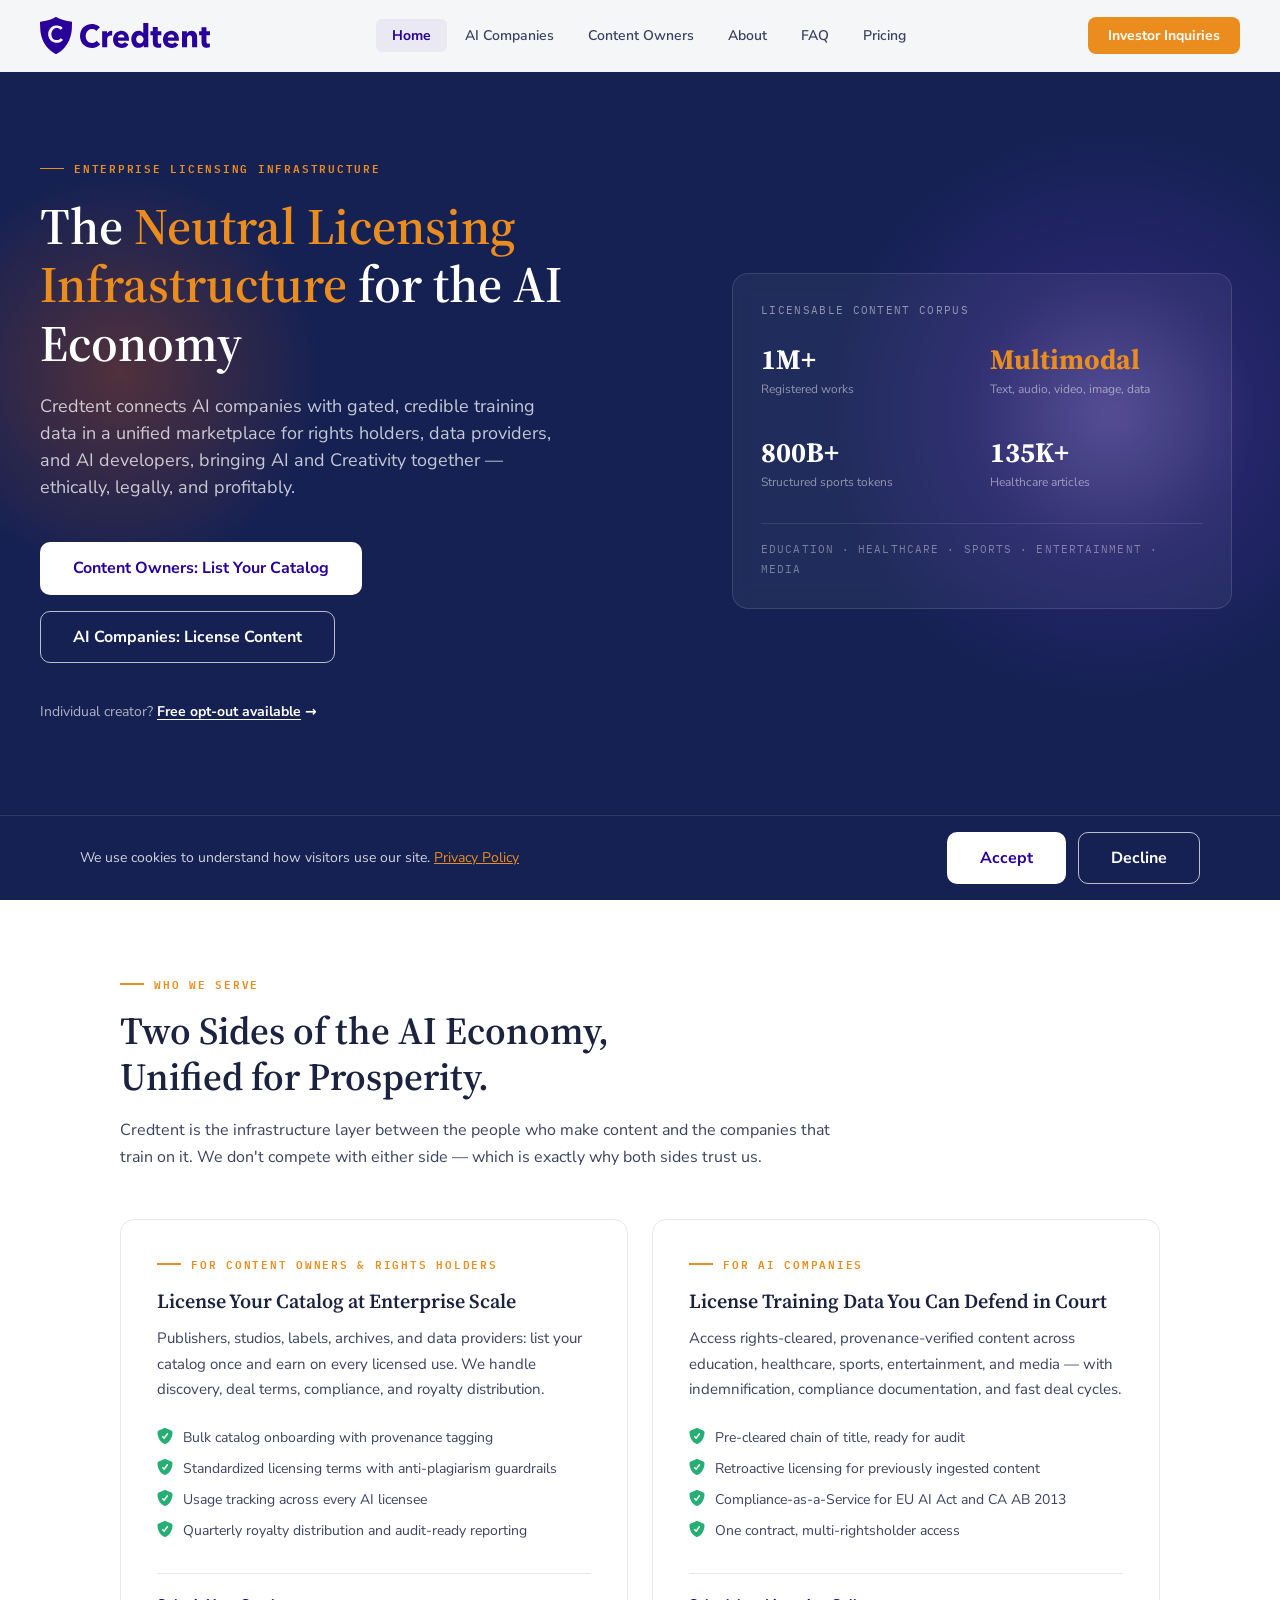
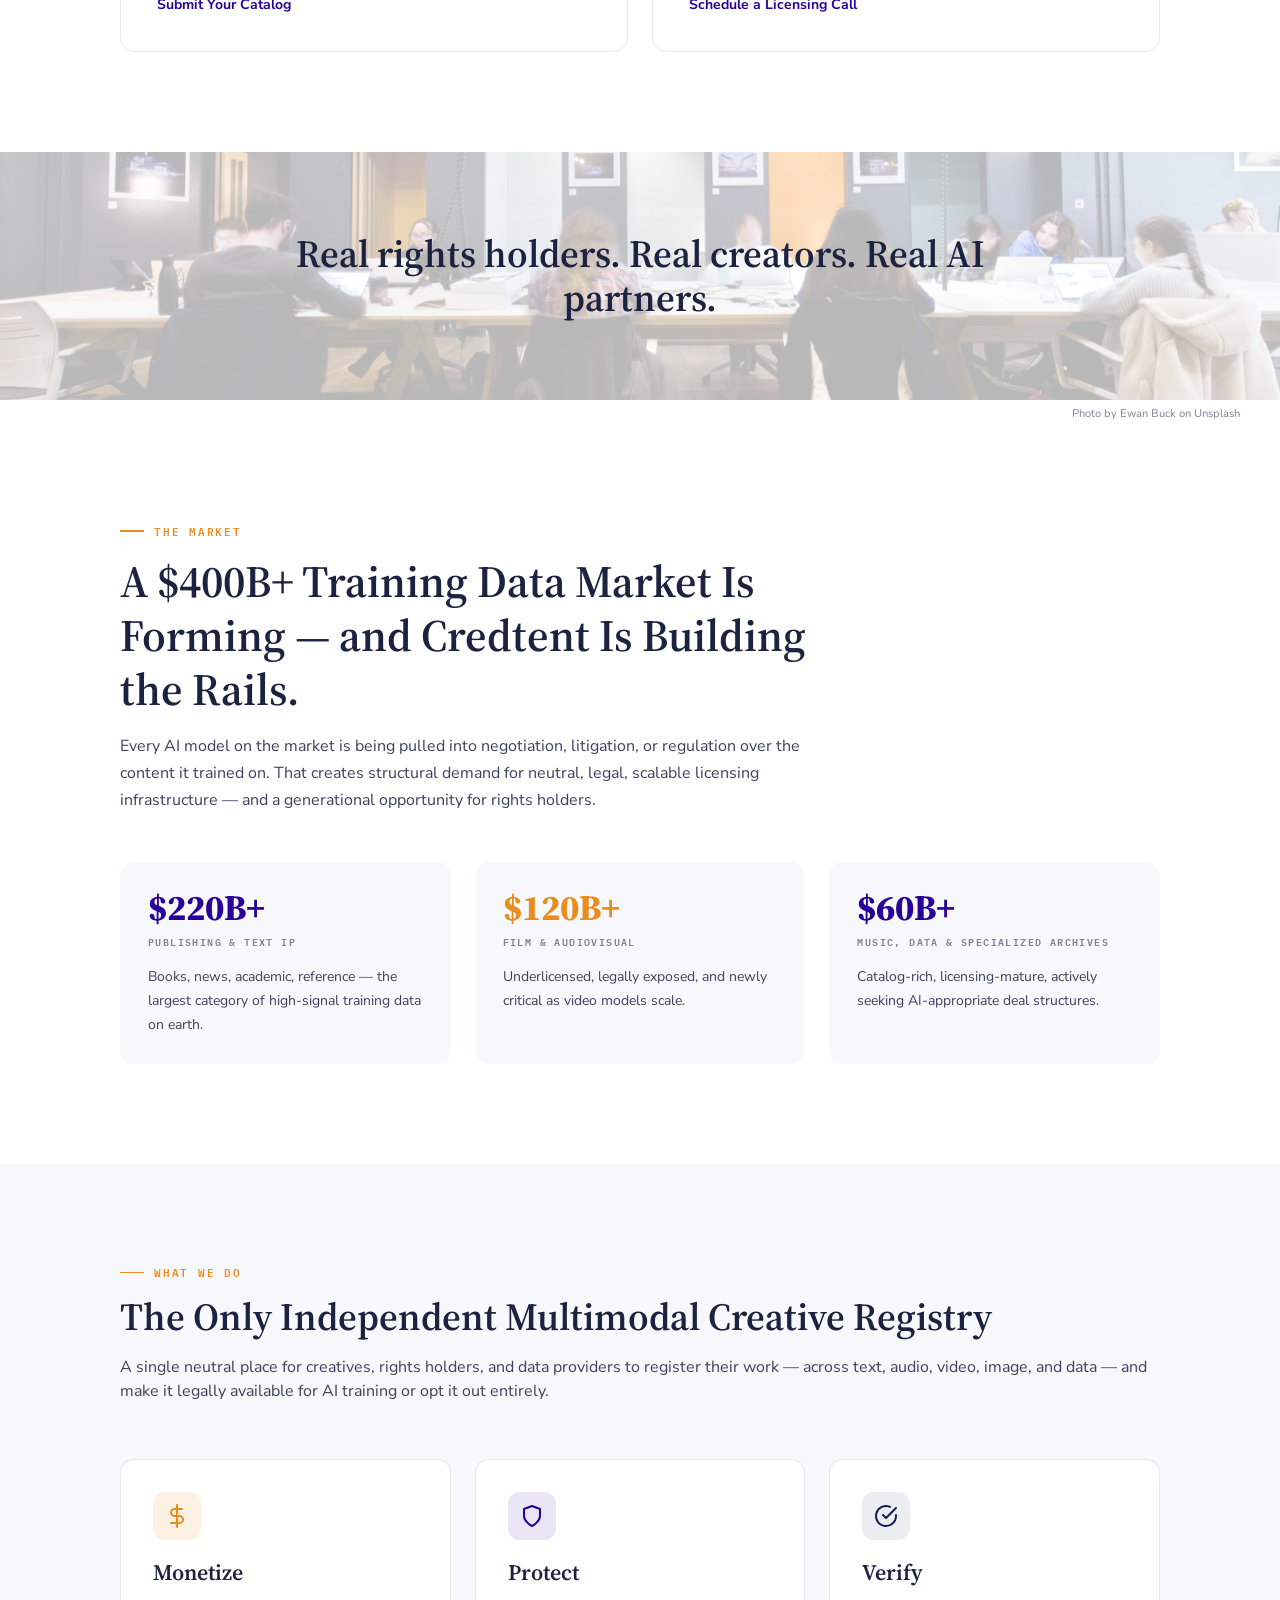
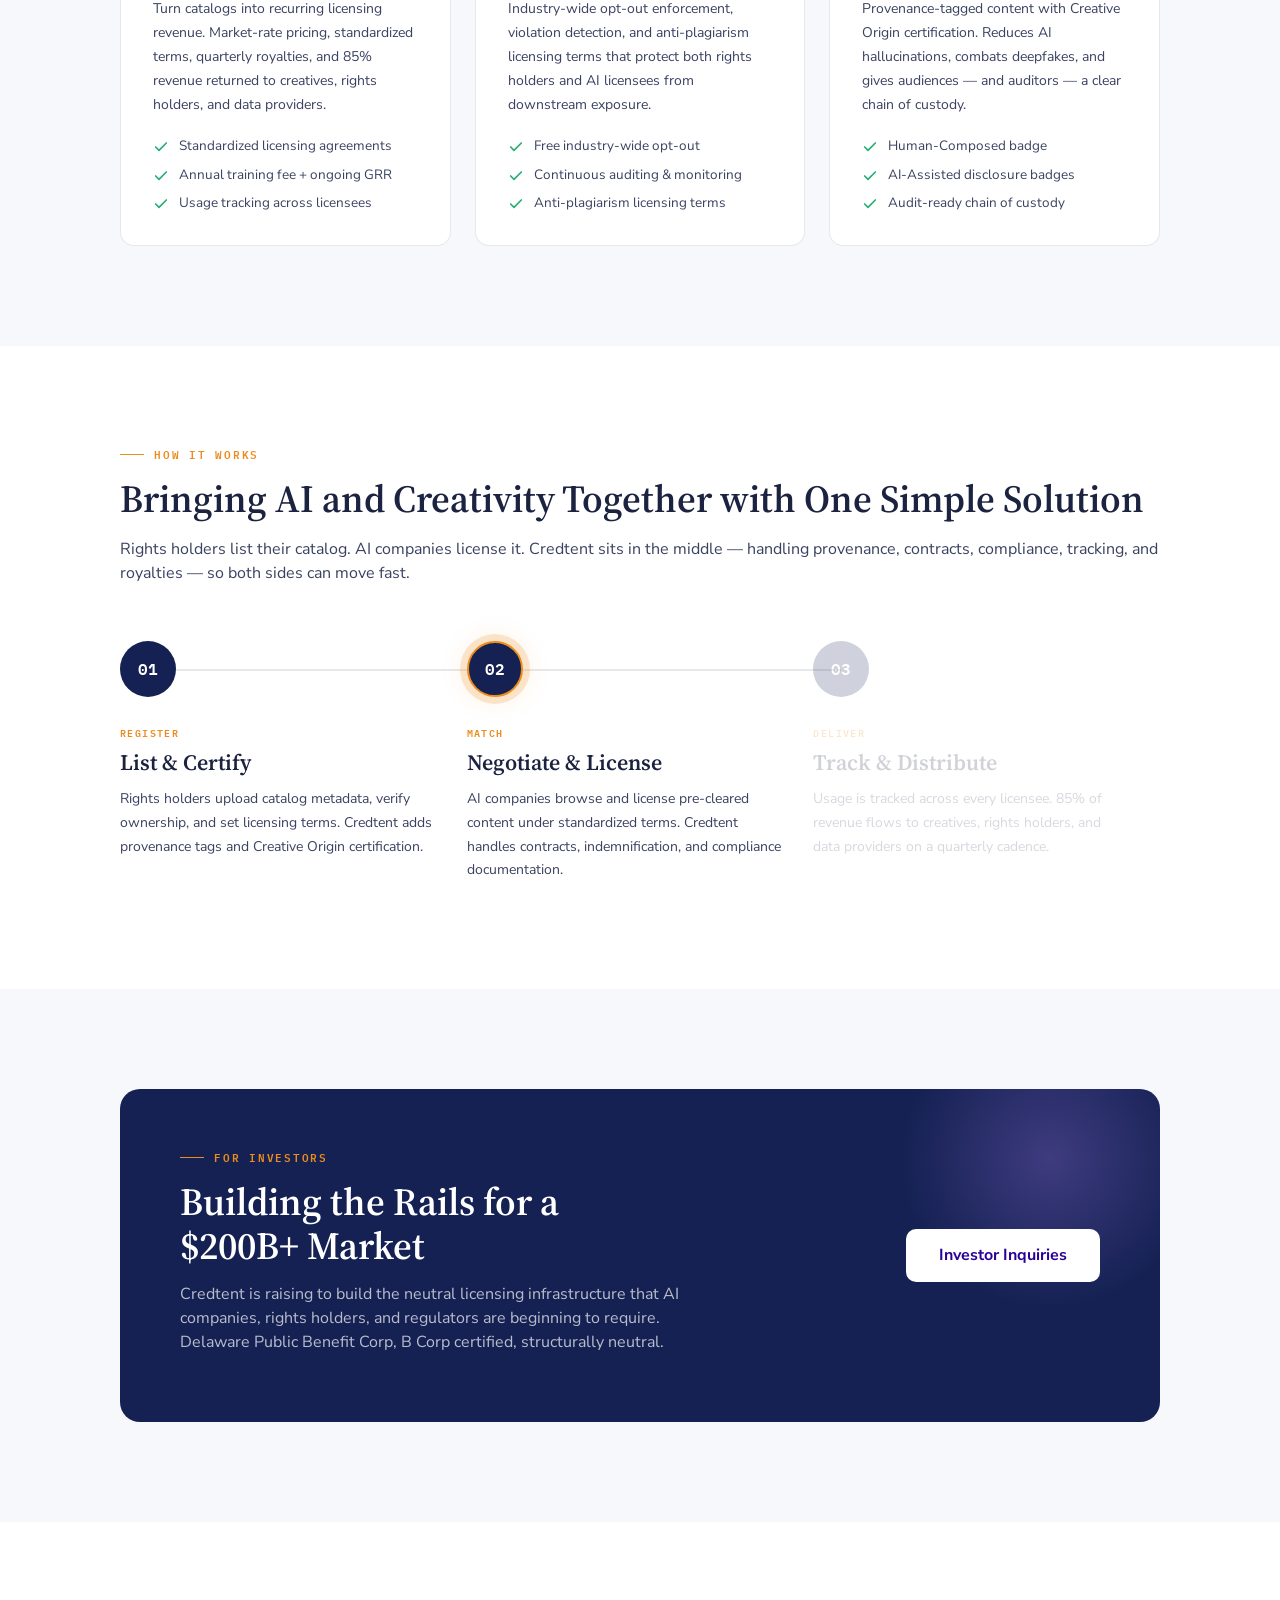
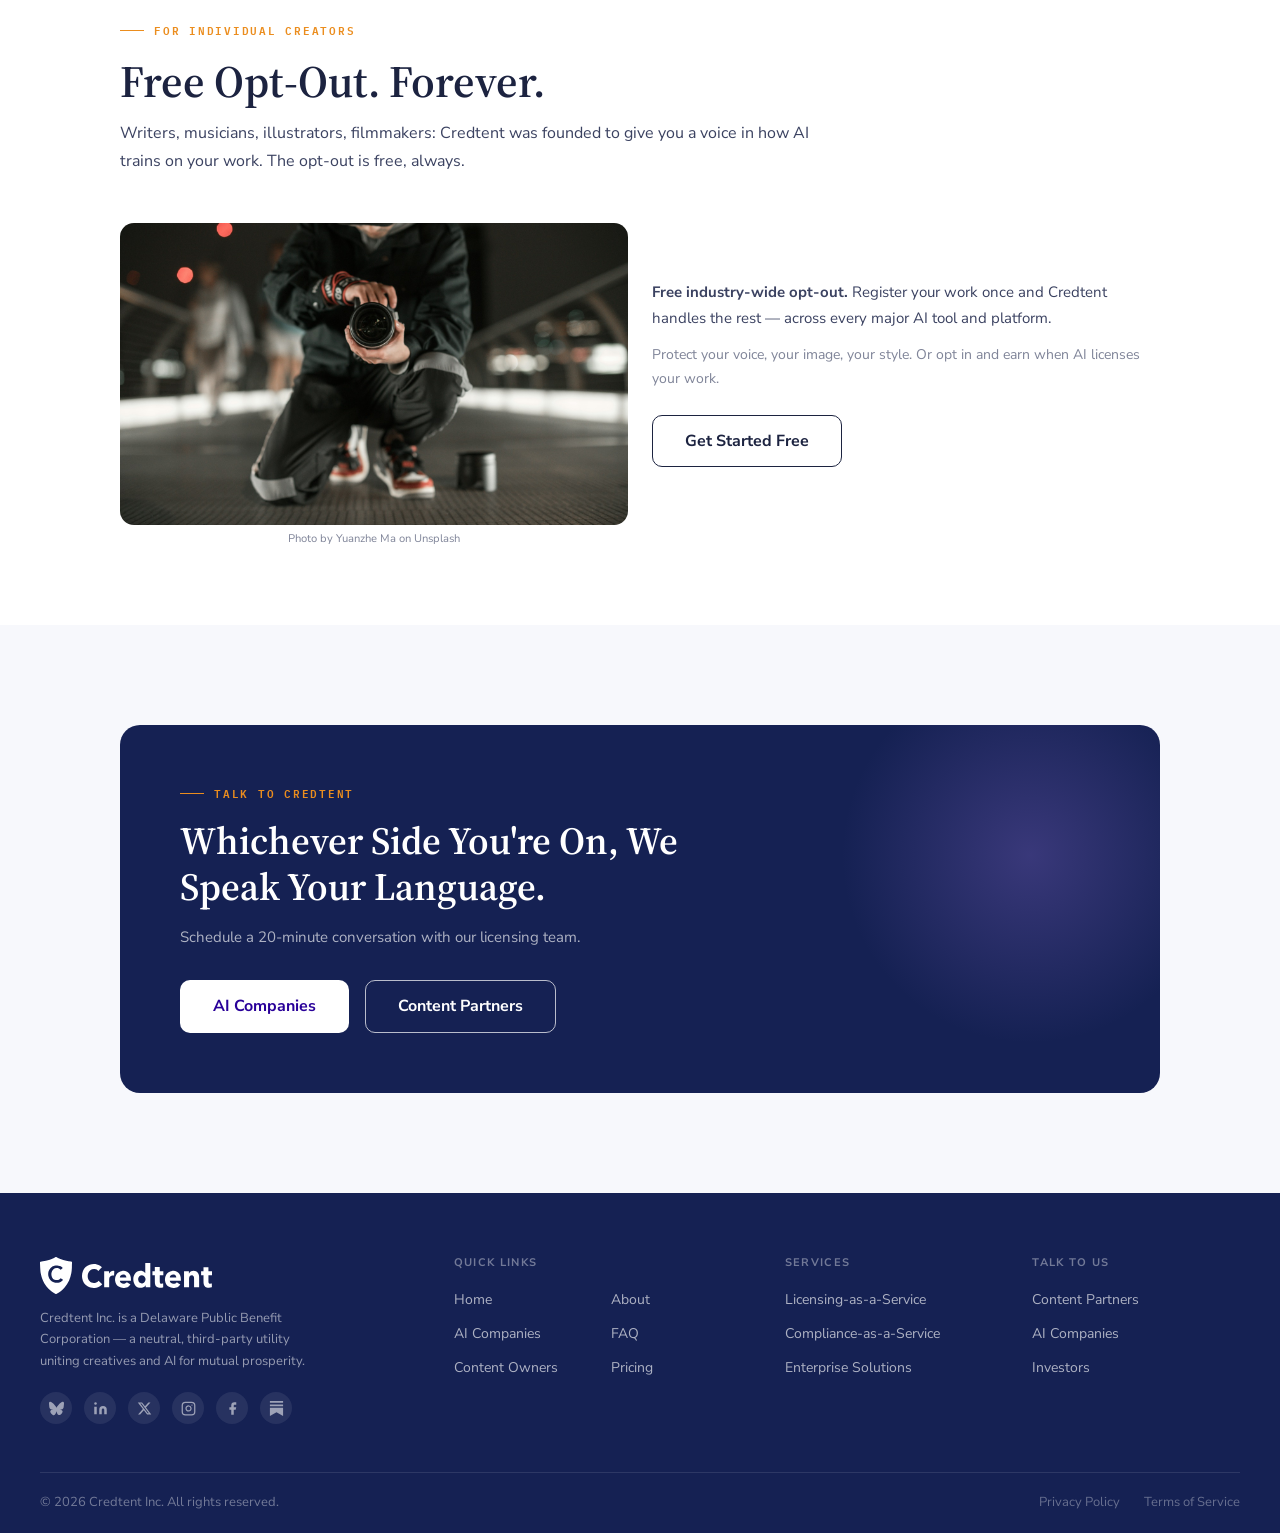
<file: index.html>
<!DOCTYPE html>
<html lang="en">
<head>
  <meta charset="UTF-8" />
  <meta name="viewport" content="width=device-width, initial-scale=1.0" />
  <title>Credtent — Neutral Licensing Infrastructure for the AI Economy</title>
  <meta name="description" content="Pre-cleared, provenance-verified training data for AI companies — and fair compensation for the rights holders who created it. One neutral platform. Ethical, legal, and profitable." />
  <link rel="stylesheet" href="styles.css" />
  <link rel="apple-touch-icon" sizes="180x180" href="/favicon/apple-touch-icon.png">
  <link rel="icon" type="image/png" sizes="32x32" href="/favicon/favicon-32x32.png">
  <link rel="icon" type="image/png" sizes="16x16" href="/favicon/favicon-16x16.png">
  <link rel="manifest" href="/favicon/site.webmanifest">
  <link rel="mask-icon" href="/favicon/safari-pinned-tab.svg" color="#290099">
  <meta name="msapplication-TileColor" content="#152153">
  <meta name="theme-color" content="#ffffff">
</head>
<body>

<div id="nav-placeholder"></div>

<!-- ══ HERO ══════════════════════════════════════════════════ -->
<section class="hero-dark">
  <div class="hero-inner">
    <div class="hero-content">
      <div class="eyebrow">Enterprise Licensing Infrastructure</div>
      <h1>The <span class="accent">Neutral Licensing Infrastructure</span> for the AI Economy</h1>
      <p class="hero-desc">
        Credtent connects AI companies with gated, credible training data in a unified marketplace for rights holders, data providers, and AI developers, bringing AI and Creativity together — ethically, legally, and profitably.
      </p>
      <div class="hero-actions">
        <a href="for-content-owners.html#talk-content" class="btn btn-primary">Content Owners: List Your Catalog</a>
        <a href="for-ai-companies.html#talk-licensing" class="btn btn-outline-white">AI Companies: License Content</a>
      </div>
      <div style="margin-top:18px;font-size:14px;color:rgba(255,255,255,0.65)">
        Individual creator? <a href="#free-opt-out" style="color:#fff;font-weight:700;text-decoration:none"><span style="text-decoration:underline;text-underline-offset:3px">Free opt-out available</span> →</a>
      </div>
    </div>

    <div class="hero-visual">
      <div class="dashboard-card">
        <div class="dashboard-card-header">
          <div class="dashboard-card-title">Licensable Content Corpus</div>
        </div>
        <div class="dashboard-stats">
          <div class="dashboard-stat-item">
            <div class="dashboard-stat-value">1M+</div>
            <div class="dashboard-stat-label">Registered works</div>
          </div>
          <div class="dashboard-stat-item">
            <div class="dashboard-stat-value orange">Multimodal</div>
            <div class="dashboard-stat-label">Text, audio, video, image, data</div>
          </div>
          <div class="dashboard-stat-item">
            <div class="dashboard-stat-value">800B+</div>
            <div class="dashboard-stat-label">Structured sports tokens</div>
          </div>
          <div class="dashboard-stat-item">
            <div class="dashboard-stat-value">135K+</div>
            <div class="dashboard-stat-label">Healthcare articles</div>
          </div>
        </div>
        <div style="margin-top:20px;padding-top:16px;border-top:1px solid rgba(255,255,255,0.1);font-size:11px;color:rgba(255,255,255,0.4);font-family:var(--f-mono);letter-spacing:0.1em;line-height:1.8">EDUCATION · HEALTHCARE · SPORTS · ENTERTAINMENT · MEDIA</div>
      </div>
    </div>
  </div>
</section>

<!-- ══ TRUST STRIP ═══════════════════════════════════════════ -->
<div class="trust-strip">
  <div class="trust-inner">
    <!-- Set 1 -->
    <div class="trust-item"><svg width="24" height="24" viewBox="0 0 24 24" fill="none" xmlns="http://www.w3.org/2000/svg"><path fill="#290099" d="M3.85 8.62a4 4 0 0 1 4.78-4.77 4 4 0 0 1 6.74 0 4 4 0 0 1 4.78 4.78 4 4 0 0 1 0 6.74 4 4 0 0 1-4.77 4.78 4 4 0 0 1-6.75 0 4 4 0 0 1-4.78-4.77 4 4 0 0 1 0-6.76Z"/><path stroke="white" stroke-width="2" stroke-linecap="round" stroke-linejoin="round" d="m9 12 2 2 4-4"/></svg>B Corp Certified</div>
    <div class="trust-item"><svg width="24" height="24" viewBox="0 0 24 24" fill="none" xmlns="http://www.w3.org/2000/svg"><path fill="#290099" d="M3.85 8.62a4 4 0 0 1 4.78-4.77 4 4 0 0 1 6.74 0 4 4 0 0 1 4.78 4.78 4 4 0 0 1 0 6.74 4 4 0 0 1-4.77 4.78 4 4 0 0 1-6.75 0 4 4 0 0 1-4.78-4.77 4 4 0 0 1 0-6.76Z"/><path stroke="white" stroke-width="2" stroke-linecap="round" stroke-linejoin="round" d="m9 12 2 2 4-4"/></svg>Decades of Research Excellence</div>
    <div class="trust-item"><svg width="24" height="24" viewBox="0 0 24 24" fill="none" xmlns="http://www.w3.org/2000/svg"><path fill="#290099" d="M3.85 8.62a4 4 0 0 1 4.78-4.77 4 4 0 0 1 6.74 0 4 4 0 0 1 4.78 4.78 4 4 0 0 1 0 6.74 4 4 0 0 1-4.77 4.78 4 4 0 0 1-6.75 0 4 4 0 0 1-4.78-4.77 4 4 0 0 1 0-6.76Z"/><path stroke="white" stroke-width="2" stroke-linecap="round" stroke-linejoin="round" d="m9 12 2 2 4-4"/></svg>Free Opt-Out for All Creators</div>
    <div class="trust-item"><svg width="24" height="24" viewBox="0 0 24 24" fill="none" xmlns="http://www.w3.org/2000/svg"><path fill="#290099" d="M3.85 8.62a4 4 0 0 1 4.78-4.77 4 4 0 0 1 6.74 0 4 4 0 0 1 4.78 4.78 4 4 0 0 1 0 6.74 4 4 0 0 1-4.77 4.78 4 4 0 0 1-6.75 0 4 4 0 0 1-4.78-4.77 4 4 0 0 1 0-6.76Z"/><path stroke="white" stroke-width="2" stroke-linecap="round" stroke-linejoin="round" d="m9 12 2 2 4-4"/></svg>85% Revenue to Creatives, Rights Holders &amp; Data Providers</div>
    <div class="trust-item"><svg width="24" height="24" viewBox="0 0 24 24" fill="none" xmlns="http://www.w3.org/2000/svg"><path fill="#290099" d="M3.85 8.62a4 4 0 0 1 4.78-4.77 4 4 0 0 1 6.74 0 4 4 0 0 1 4.78 4.78 4 4 0 0 1 0 6.74 4 4 0 0 1-4.77 4.78 4 4 0 0 1-6.75 0 4 4 0 0 1-4.78-4.77 4 4 0 0 1 0-6.76Z"/><path stroke="white" stroke-width="2" stroke-linecap="round" stroke-linejoin="round" d="m9 12 2 2 4-4"/></svg>The Only Independent Content Registry in the Industry</div>
    <div class="trust-item"><svg width="24" height="24" viewBox="0 0 24 24" fill="none" xmlns="http://www.w3.org/2000/svg"><path fill="#290099" d="M3.85 8.62a4 4 0 0 1 4.78-4.77 4 4 0 0 1 6.74 0 4 4 0 0 1 4.78 4.78 4 4 0 0 1 0 6.74 4 4 0 0 1-4.77 4.78 4 4 0 0 1-6.75 0 4 4 0 0 1-4.78-4.77 4 4 0 0 1 0-6.76Z"/><path stroke="white" stroke-width="2" stroke-linecap="round" stroke-linejoin="round" d="m9 12 2 2 4-4"/></svg>Acquisition-Proof by Bylaw</div>

    <!-- Set 2 (duplicate for seamless loop) -->
    <div class="trust-item"><svg width="24" height="24" viewBox="0 0 24 24" fill="none" xmlns="http://www.w3.org/2000/svg"><path fill="#290099" d="M3.85 8.62a4 4 0 0 1 4.78-4.77 4 4 0 0 1 6.74 0 4 4 0 0 1 4.78 4.78 4 4 0 0 1 0 6.74 4 4 0 0 1-4.77 4.78 4 4 0 0 1-6.75 0 4 4 0 0 1-4.78-4.77 4 4 0 0 1 0-6.76Z"/><path stroke="white" stroke-width="2" stroke-linecap="round" stroke-linejoin="round" d="m9 12 2 2 4-4"/></svg>B Corp Certified</div>
    <div class="trust-item"><svg width="24" height="24" viewBox="0 0 24 24" fill="none" xmlns="http://www.w3.org/2000/svg"><path fill="#290099" d="M3.85 8.62a4 4 0 0 1 4.78-4.77 4 4 0 0 1 6.74 0 4 4 0 0 1 4.78 4.78 4 4 0 0 1 0 6.74 4 4 0 0 1-4.77 4.78 4 4 0 0 1-6.75 0 4 4 0 0 1-4.78-4.77 4 4 0 0 1 0-6.76Z"/><path stroke="white" stroke-width="2" stroke-linecap="round" stroke-linejoin="round" d="m9 12 2 2 4-4"/></svg>Decades of Research Excellence</div>
    <div class="trust-item"><svg width="24" height="24" viewBox="0 0 24 24" fill="none" xmlns="http://www.w3.org/2000/svg"><path fill="#290099" d="M3.85 8.62a4 4 0 0 1 4.78-4.77 4 4 0 0 1 6.74 0 4 4 0 0 1 4.78 4.78 4 4 0 0 1 0 6.74 4 4 0 0 1-4.77 4.78 4 4 0 0 1-6.75 0 4 4 0 0 1-4.78-4.77 4 4 0 0 1 0-6.76Z"/><path stroke="white" stroke-width="2" stroke-linecap="round" stroke-linejoin="round" d="m9 12 2 2 4-4"/></svg>Free Opt-Out for All Creators</div>
    <div class="trust-item"><svg width="24" height="24" viewBox="0 0 24 24" fill="none" xmlns="http://www.w3.org/2000/svg"><path fill="#290099" d="M3.85 8.62a4 4 0 0 1 4.78-4.77 4 4 0 0 1 6.74 0 4 4 0 0 1 4.78 4.78 4 4 0 0 1 0 6.74 4 4 0 0 1-4.77 4.78 4 4 0 0 1-6.75 0 4 4 0 0 1-4.78-4.77 4 4 0 0 1 0-6.76Z"/><path stroke="white" stroke-width="2" stroke-linecap="round" stroke-linejoin="round" d="m9 12 2 2 4-4"/></svg>85% Revenue to Creatives, Rights Holders &amp; Data Providers</div>
    <div class="trust-item"><svg width="24" height="24" viewBox="0 0 24 24" fill="none" xmlns="http://www.w3.org/2000/svg"><path fill="#290099" d="M3.85 8.62a4 4 0 0 1 4.78-4.77 4 4 0 0 1 6.74 0 4 4 0 0 1 4.78 4.78 4 4 0 0 1 0 6.74 4 4 0 0 1-4.77 4.78 4 4 0 0 1-6.75 0 4 4 0 0 1-4.78-4.77 4 4 0 0 1 0-6.76Z"/><path stroke="white" stroke-width="2" stroke-linecap="round" stroke-linejoin="round" d="m9 12 2 2 4-4"/></svg>The Only Independent Content Registry in the Industry</div>
    <div class="trust-item"><svg width="24" height="24" viewBox="0 0 24 24" fill="none" xmlns="http://www.w3.org/2000/svg"><path fill="#290099" d="M3.85 8.62a4 4 0 0 1 4.78-4.77 4 4 0 0 1 6.74 0 4 4 0 0 1 4.78 4.78 4 4 0 0 1 0 6.74 4 4 0 0 1-4.77 4.78 4 4 0 0 1-6.75 0 4 4 0 0 1-4.78-4.77 4 4 0 0 1 0-6.76Z"/><path stroke="white" stroke-width="2" stroke-linecap="round" stroke-linejoin="round" d="m9 12 2 2 4-4"/></svg>Acquisition-Proof by Bylaw</div>

  </div>
</div>

<!-- ══ WHO WE SERVE ════════════════════════════════════════════ -->
<section class="section-pad" style="background:#fff">
  <div class="container">

    <div class="wws-header">
      <div class="eyebrow">Who We Serve</div>
      <h2>Two Sides of the AI Economy,<br>Unified for Prosperity.</h2>
      <p>Credtent is the infrastructure layer between the people who make content and the companies that train on it. We don't compete with either side — which is exactly why both sides trust us.</p>
    </div>

    <div class="wws-grid">

      <div class="wws-card">
        <div class="eyebrow" style="margin-bottom:16px">For Content Owners &amp; Rights Holders</div>
        <h3>License Your Catalog at Enterprise Scale</h3>
        <p>Publishers, studios, labels, archives, and data providers: list your catalog once and earn on every licensed use. We handle discovery, deal terms, compliance, and royalty distribution.</p>
        <ul class="wws-features">
          <li>Bulk catalog onboarding with provenance tagging</li>
          <li>Standardized licensing terms with anti-plagiarism guardrails</li>
          <li>Usage tracking across every AI licensee</li>
          <li>Quarterly royalty distribution and audit-ready reporting</li>
        </ul>
        <a href="for-content-owners.html#talk-content" class="wws-link">Submit Your Catalog</a>
      </div>

      <div class="wws-card">
        <div class="eyebrow" style="margin-bottom:16px">For AI Companies</div>
        <h3>License Training Data You Can Defend in Court</h3>
        <p>Access rights-cleared, provenance-verified content across education, healthcare, sports, entertainment, and media — with indemnification, compliance documentation, and fast deal cycles.</p>
        <ul class="wws-features">
          <li>Pre-cleared chain of title, ready for audit</li>
          <li>Retroactive licensing for previously ingested content</li>
          <li>Compliance-as-a-Service for EU AI Act and CA AB 2013</li>
          <li>One contract, multi-rightsholder access</li>
        </ul>
        <a href="for-ai-companies.html#talk-licensing" class="wws-link">Schedule a Licensing Call</a>
      </div>

    </div>
  </div>
</section>

<!-- ══ PHOTO BANNER ═══════════════════════════════════════════ -->
<div class="photo-banner">
  <div class="photo-banner-inner">
    <h2 style="color:var(--c-heading);font-size:clamp(1.6rem,3vw,2.5rem);max-width:700px;margin:0 auto">Real rights holders. Real creators. Real AI partners.</h2>
  </div>
</div>
<p style="font-size:11px;color:var(--c-muted);text-align:right;padding:6px 40px 0;margin:0">Photo by <a href="https://unsplash.com/@e1buck?utm_source=unsplash&utm_medium=referral&utm_content=creditCopyText" target="_blank" rel="noopener" style="color:inherit">Ewan Buck</a> on <a href="https://unsplash.com/photos/a-group-of-people-sitting-around-a-table-KrHAJm38YpE?utm_source=unsplash&utm_medium=referral&utm_content=creditCopyText" target="_blank" rel="noopener" style="color:inherit">Unsplash</a></p>

<!-- ══ THE MARKET ═════════════════════════════════════════════ -->
<section class="section-pad" style="background:#fff">
  <div class="container">

    <div class="wws-header">
      <div class="eyebrow">The Market</div>
      <h2 style="font-size:clamp(1.8rem,3.5vw,3rem);margin:16px 0 16px">A $400B+ Training Data Market Is Forming — and Credtent Is Building the Rails.</h2>
      <p>Every AI model on the market is being pulled into negotiation, litigation, or regulation over the content it trained on. That creates structural demand for neutral, legal, scalable licensing infrastructure — and a generational opportunity for rights holders.</p>
    </div>

    <div class="market-grid">

      <div class="market-card market-card--purple">
        <div class="market-card-stat">$220B+</div>
        <div class="market-card-label">Publishing &amp; Text IP</div>
        <p>Books, news, academic, reference — the largest category of high-signal training data on earth.</p>
      </div>

      <div class="market-card market-card--orange">
        <div class="market-card-stat" style="color:var(--c-orange)">$120B+</div>
        <div class="market-card-label">Film &amp; Audiovisual</div>
        <p>Underlicensed, legally exposed, and newly critical as video models scale.</p>
      </div>

      <div class="market-card market-card--navy">
        <div class="market-card-stat">$60B+</div>
        <div class="market-card-label">Music, Data &amp; Specialized Archives</div>
        <p>Catalog-rich, licensing-mature, actively seeking AI-appropriate deal structures.</p>
      </div>

    </div>
  </div>
</section>

<!-- ══ WHAT WE DO ═════════════════════════════════════════════ -->
<section class="section-pad" style="background:var(--c-bg-light)">
  <div class="container">
    <div class="section-header">
      <div class="eyebrow">What We Do</div>
      <h2>The Only Independent Multimodal Creative Registry</h2>
      <p>A single neutral place for creatives, rights holders, and data providers to register their work — across text, audio, video, image, and data — and make it legally available for AI training or opt it out entirely.</p>
    </div>

    <div class="services-grid">
      <div class="service-card">
        <div class="service-card-icon orange">
          <svg viewBox="0 0 24 24" fill="none" stroke="currentColor" stroke-width="2" stroke-linecap="round" stroke-linejoin="round"><line x1="12" y1="1" x2="12" y2="23"/><path d="M17 5H9.5a3.5 3.5 0 0 0 0 7h5a3.5 3.5 0 0 1 0 7H6"/></svg>
        </div>
        <h3>Monetize</h3>
        <p>Turn catalogs into recurring licensing revenue. Market-rate pricing, standardized terms, quarterly royalties, and 85% revenue returned to creatives, rights holders, and data providers.</p>
        <div class="service-features">
          <div class="feature-item">
            <svg viewBox="0 0 24 24" fill="none" stroke="currentColor" stroke-width="2.5" stroke-linecap="round" stroke-linejoin="round"><polyline points="20 6 9 17 4 12"/></svg>
            Standardized licensing agreements
          </div>
          <div class="feature-item">
            <svg viewBox="0 0 24 24" fill="none" stroke="currentColor" stroke-width="2.5" stroke-linecap="round" stroke-linejoin="round"><polyline points="20 6 9 17 4 12"/></svg>
            Annual training fee + ongoing GRR
          </div>
          <div class="feature-item">
            <svg viewBox="0 0 24 24" fill="none" stroke="currentColor" stroke-width="2.5" stroke-linecap="round" stroke-linejoin="round"><polyline points="20 6 9 17 4 12"/></svg>
            Usage tracking across licensees
          </div>
        </div>
      </div>

      <div class="service-card">
        <div class="service-card-icon purple">
          <svg viewBox="0 0 24 24" fill="none" stroke="currentColor" stroke-width="2" stroke-linecap="round" stroke-linejoin="round"><path d="M12 22s8-4 8-10V5l-8-3-8 3v7c0 6 8 10 8 10z"/></svg>
        </div>
        <h3>Protect</h3>
        <p>Industry-wide opt-out enforcement, violation detection, and anti-plagiarism licensing terms that protect both rights holders and AI licensees from downstream exposure.</p>
        <div class="service-features">
          <div class="feature-item">
            <svg viewBox="0 0 24 24" fill="none" stroke="currentColor" stroke-width="2.5" stroke-linecap="round" stroke-linejoin="round"><polyline points="20 6 9 17 4 12"/></svg>
            Free industry-wide opt-out
          </div>
          <div class="feature-item">
            <svg viewBox="0 0 24 24" fill="none" stroke="currentColor" stroke-width="2.5" stroke-linecap="round" stroke-linejoin="round"><polyline points="20 6 9 17 4 12"/></svg>
            Continuous auditing &amp; monitoring
          </div>
          <div class="feature-item">
            <svg viewBox="0 0 24 24" fill="none" stroke="currentColor" stroke-width="2.5" stroke-linecap="round" stroke-linejoin="round"><polyline points="20 6 9 17 4 12"/></svg>
            Anti-plagiarism licensing terms
          </div>
        </div>
      </div>

      <div class="service-card">
        <div class="service-card-icon blue">
          <svg viewBox="0 0 24 24" fill="none" stroke="currentColor" stroke-width="2" stroke-linecap="round" stroke-linejoin="round"><path d="M22 11.08V12a10 10 0 1 1-5.93-9.14"/><polyline points="22 4 12 14.01 9 11.01"/></svg>
        </div>
        <h3>Verify</h3>
        <p>Provenance-tagged content with Creative Origin certification. Reduces AI hallucinations, combats deepfakes, and gives audiences — and auditors — a clear chain of custody.</p>
        <div class="service-features">
          <div class="feature-item">
            <svg viewBox="0 0 24 24" fill="none" stroke="currentColor" stroke-width="2.5" stroke-linecap="round" stroke-linejoin="round"><polyline points="20 6 9 17 4 12"/></svg>
            Human-Composed badge
          </div>
          <div class="feature-item">
            <svg viewBox="0 0 24 24" fill="none" stroke="currentColor" stroke-width="2.5" stroke-linecap="round" stroke-linejoin="round"><polyline points="20 6 9 17 4 12"/></svg>
            AI-Assisted disclosure badges
          </div>
          <div class="feature-item">
            <svg viewBox="0 0 24 24" fill="none" stroke="currentColor" stroke-width="2.5" stroke-linecap="round" stroke-linejoin="round"><polyline points="20 6 9 17 4 12"/></svg>
            Audit-ready chain of custody
          </div>
        </div>
      </div>
    </div>
  </div>
</section>

<!-- ══ THREE STEPS ════════════════════════════════════════════ -->
<section class="section-pad" style="background:#fff">
  <div class="container">
    <div class="section-header">
      <div class="eyebrow">How It Works</div>
      <h2>Bringing AI and Creativity Together with One Simple Solution</h2>
      <p>Rights holders list their catalog. AI companies license it. Credtent sits in the middle — handling provenance, contracts, compliance, tracking, and royalties — so both sides can move fast.</p>
    </div>

    <div class="steps-grid">
      <div class="step">
        <div class="step-num">01</div>
        <div class="step-label">Register</div>
        <h3>List &amp; Certify</h3>
        <p>Rights holders upload catalog metadata, verify ownership, and set licensing terms. Credtent adds provenance tags and Creative Origin certification.</p>
      </div>
      <div class="step">
        <div class="step-num">02</div>
        <div class="step-label">Match</div>
        <h3>Negotiate &amp; License</h3>
        <p>AI companies browse and license pre-cleared content under standardized terms. Credtent handles contracts, indemnification, and compliance documentation.</p>
      </div>
      <div class="step">
        <div class="step-num">03</div>
        <div class="step-label">Deliver</div>
        <h3>Track &amp; Distribute</h3>
        <p>Usage is tracked across every licensee. 85% of revenue flows to creatives, rights holders, and data providers on a quarterly cadence.</p>
      </div>
    </div>
  </div>
</section>

<!-- ══ CTA BANNER ═════════════════════════════════════════════ -->
<section class="section-pad" style="background:var(--c-bg-light)">
  <div class="container">
    <div style="background:var(--c-navy);border-radius:20px;padding:60px;display:flex;align-items:center;justify-content:space-between;gap:40px;flex-wrap:wrap;position:relative;overflow:hidden">
      <div style="position:absolute;top:-80px;right:-40px;width:300px;height:300px;background:radial-gradient(circle,rgba(124,99,194,0.4) 0%,rgba(41,0,153,0) 70%);pointer-events:none"></div>
      <div style="position:relative;z-index:1">
        <div class="eyebrow" style="margin-bottom:14px">For Investors</div>
        <h2 style="color:#fff;max-width:480px;margin-bottom:14px">Building the Rails for a $200B+ Market</h2>
        <p style="color:rgba(255,255,255,0.7);max-width:520px">Credtent is raising to build the neutral licensing infrastructure that AI companies, rights holders, and regulators are beginning to require. Delaware Public Benefit Corp, B Corp certified, structurally neutral.</p>
      </div>
      <div style="position:relative;z-index:1">
        <a href="pricing.html" class="btn btn-primary">Investor Inquiries</a>
      </div>
    </div>
  </div>
</section>

<!-- ══ FOR INDIVIDUAL CREATORS ════════════════════════════════ -->
<section id="free-opt-out" class="section-pad" style="background:#fff">
  <div class="container">

    <div class="wws-header">
      <div class="eyebrow">For Individual Creators</div>
      <h2 style="font-size:clamp(2rem,3.5vw,3rem);margin:16px 0 12px">Free Opt-Out. Forever.</h2>
      <p>Writers, musicians, illustrators, filmmakers: Credtent was founded to give you a voice in how AI trains on your work. The opt-out is free, always.</p>
    </div>

    <div class="creator-split">
      <div class="creator-split-image">
        <div class="creator-photo-placeholder"></div>
        <p style="font-size:11px;color:var(--c-muted);text-align:center;padding:6px 0 0;margin:0">Photo by <a href="https://unsplash.com/@myz?utm_source=unsplash&utm_medium=referral&utm_content=creditCopyText" target="_blank" rel="noopener" style="color:inherit">Yuanzhe Ma</a> on <a href="https://unsplash.com/photos/a-man-kneeling-down-holding-a-camera-05RXMOeiOVA?utm_source=unsplash&utm_medium=referral&utm_content=creditCopyText" target="_blank" rel="noopener" style="color:inherit">Unsplash</a></p>
      </div>
      <div class="creator-split-content">
        <p><strong>Free industry-wide opt-out.</strong> Register your work once and Credtent handles the rest — across every major AI tool and platform.</p>
        <p style="color:var(--c-muted);font-size:14px;margin-top:12px">Protect your voice, your image, your style. Or opt in and earn when AI licenses your work.</p>
        <a href="https://registry.credtent.org/auth/sign-up" class="btn btn-outline-dark" style="margin-top:24px;align-self:flex-start" target="_blank" rel="noopener">Get Started Free</a>
      </div>
    </div>

  </div>
</section>

<!-- ══ TALK TO CREDTENT CTA ═══════════════════════════════════ -->
<section class="section-pad" style="background:var(--c-bg-light)">
  <div class="container">
    <div class="talk-cta">
      <div style="position:absolute;top:-60px;right:-60px;width:380px;height:380px;background:radial-gradient(circle,rgba(124,99,194,0.35) 0%,rgba(41,0,153,0) 70%);pointer-events:none"></div>
      <div style="position:relative;z-index:1;max-width:560px">
        <div class="eyebrow" style="margin-bottom:16px">Talk to Credtent</div>
        <h2 style="color:#fff;font-size:clamp(1.75rem,3vw,2.5rem);margin-bottom:16px;line-height:1.2">Whichever Side You're On, We Speak Your Language.</h2>
        <p style="color:rgba(255,255,255,0.65);font-size:15px;margin-bottom:32px">Schedule a 20-minute conversation with our licensing team.</p>
        <div style="display:flex;gap:16px;flex-wrap:wrap">
          <a href="for-ai-companies.html#talk-licensing" class="btn btn-primary">AI Companies</a>
          <a href="for-content-owners.html#talk-content" class="btn btn-outline-white">Content Partners</a>
        </div>
      </div>
    </div>
  </div>
</section>

<div id="footer-placeholder"></div>

<!-- ── Video Lightbox ─────────────────────────────────────────── -->
<div id="video-lightbox" style="
  display:none;
  position:fixed;
  inset:0;
  z-index:1000;
  background:rgba(0,0,0,0.85);
  backdrop-filter:blur(6px);
  -webkit-backdrop-filter:blur(6px);
  align-items:center;
  justify-content:center;
">
  <button id="lightbox-close" style="
    position:absolute;
    top:24px;
    right:28px;
    background:none;
    border:none;
    color:#fff;
    cursor:pointer;
    opacity:0.7;
    transition:opacity 0.15s;
    line-height:1;
    padding:4px;
  " aria-label="Close video">
    <svg width="28" height="28" viewBox="0 0 24 24" fill="none" stroke="currentColor" stroke-width="2.5" stroke-linecap="round" stroke-linejoin="round"><line x1="18" y1="6" x2="6" y2="18"/><line x1="6" y1="6" x2="18" y2="18"/></svg>
  </button>
  <div style="width:min(900px,92vw);aspect-ratio:16/9;position:relative">
    <iframe
      id="demo-iframe"
      src=""
      style="position:absolute;inset:0;width:100%;height:100%;border:0;border-radius:10px;"
      allow="autoplay; fullscreen; picture-in-picture"
      allowfullscreen
    ></iframe>
  </div>
</div>

<script>
  (function () {
    const lightbox = document.getElementById('video-lightbox');
    const iframe   = document.getElementById('demo-iframe');
    const closeBtn = document.getElementById('lightbox-close');
    const VIMEO_URL = 'https://player.vimeo.com/video/1033260467?autoplay=1&autopause=0';

    function openLightbox() {
      iframe.src = VIMEO_URL;
      lightbox.style.display = 'flex';
      document.body.style.overflow = 'hidden';
    }

    function closeLightbox() {
      iframe.src = '';
      lightbox.style.display = 'none';
      document.body.style.overflow = '';
    }

    document.getElementById('watch-demo-btn').addEventListener('click', openLightbox);
    closeBtn.addEventListener('click', closeLightbox);
    lightbox.addEventListener('click', function (e) {
      if (e.target === lightbox) closeLightbox();
    });
    document.addEventListener('keydown', function (e) {
      if (e.key === 'Escape') closeLightbox();
    });

    closeBtn.addEventListener('mouseenter', () => closeBtn.style.opacity = '1');
    closeBtn.addEventListener('mouseleave', () => closeBtn.style.opacity = '0.7');
  })();
</script>
<script src="components.js"></script>
<script>
(function () {
  var steps = Array.from(document.querySelectorAll('.steps-grid .step'));
  var grid  = document.querySelector('.steps-grid');
  if (!grid || !steps.length) return;

  function runAnim() {
    steps.forEach(function (s) { s.classList.remove('step-active', 'step-done'); });
    var i = 0;
    (function next() {
      if (i > 0) steps[i - 1].classList.replace('step-active', 'step-done');
      if (i < steps.length) {
        steps[i].classList.add('step-active');
        i++;
        setTimeout(next, 900);
      } else {
        steps[i - 1].classList.replace('step-active', 'step-done');
      }
    })();
  }

  var obs = new IntersectionObserver(function (entries) {
    if (entries[0].isIntersecting) { obs.disconnect(); runAnim(); }
  }, { threshold: 0.4 });

  obs.observe(grid);
})();
</script>
</body>
</html>
</file>
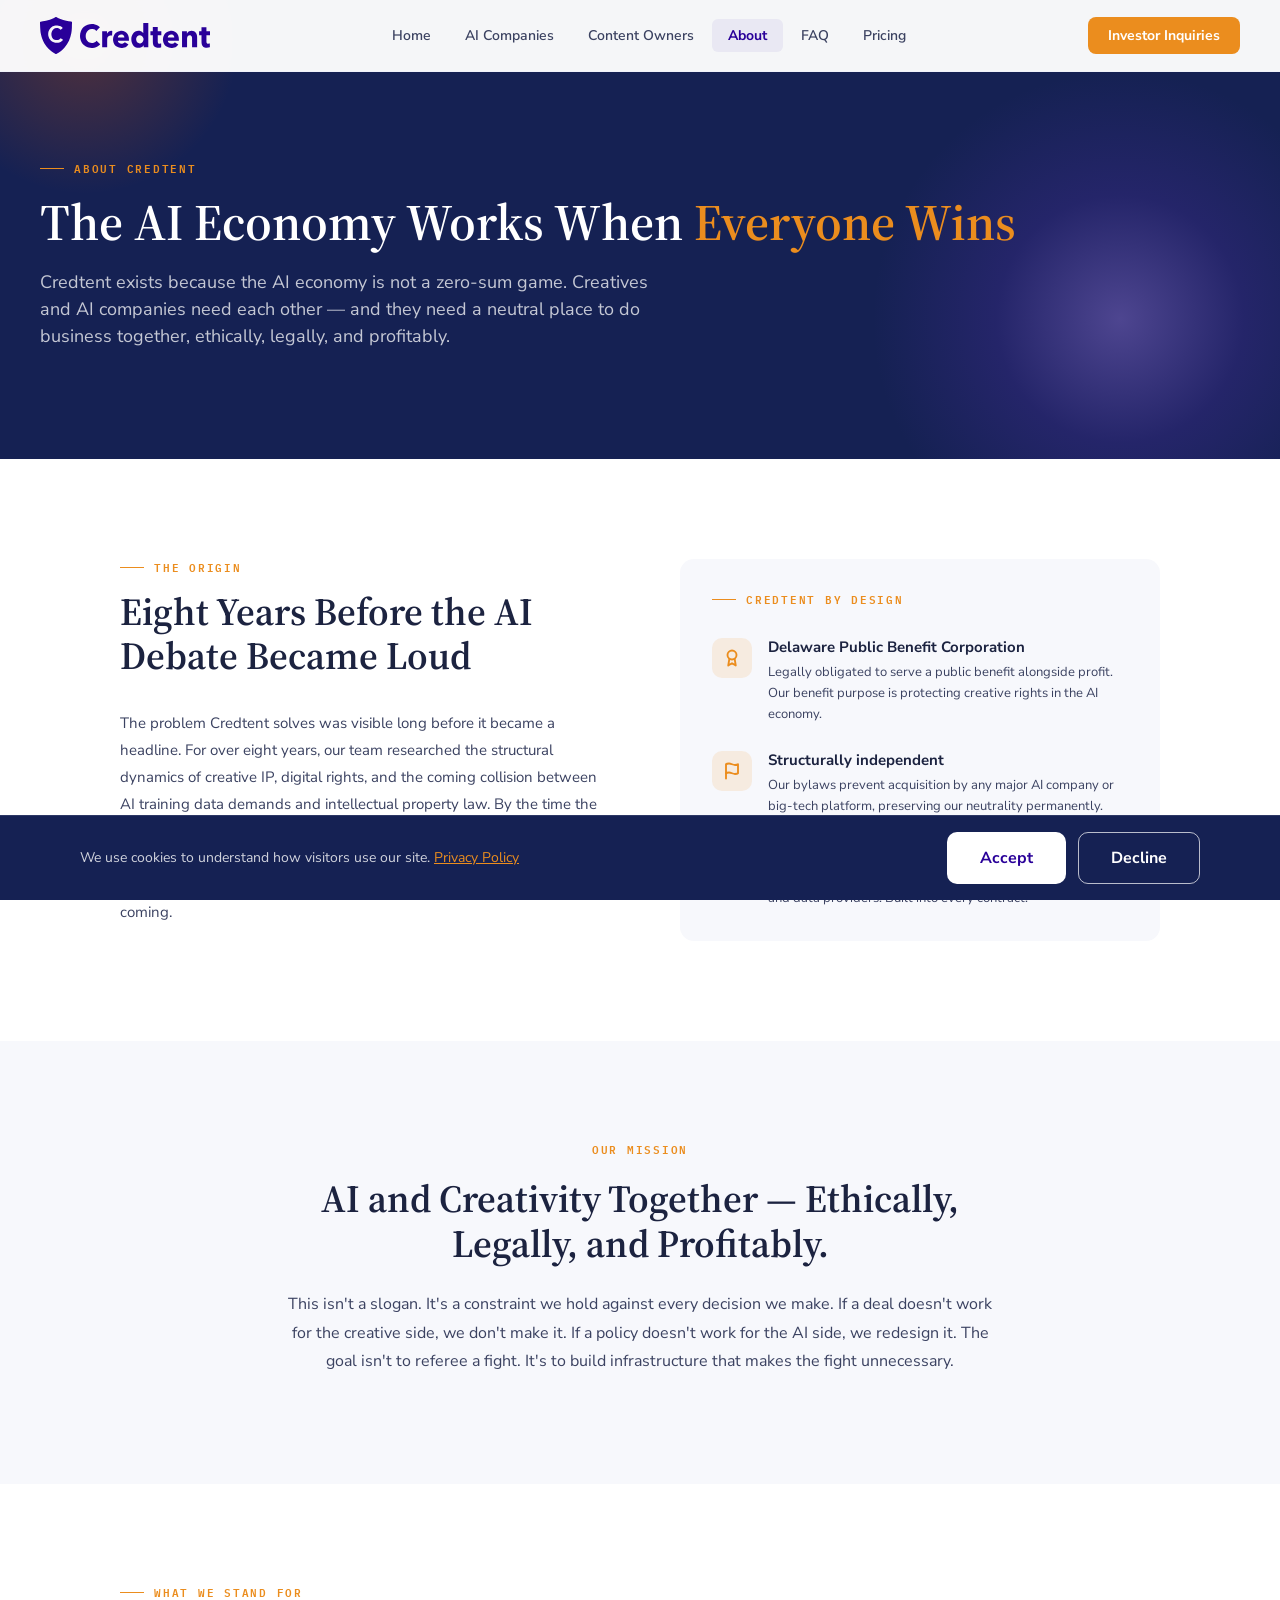
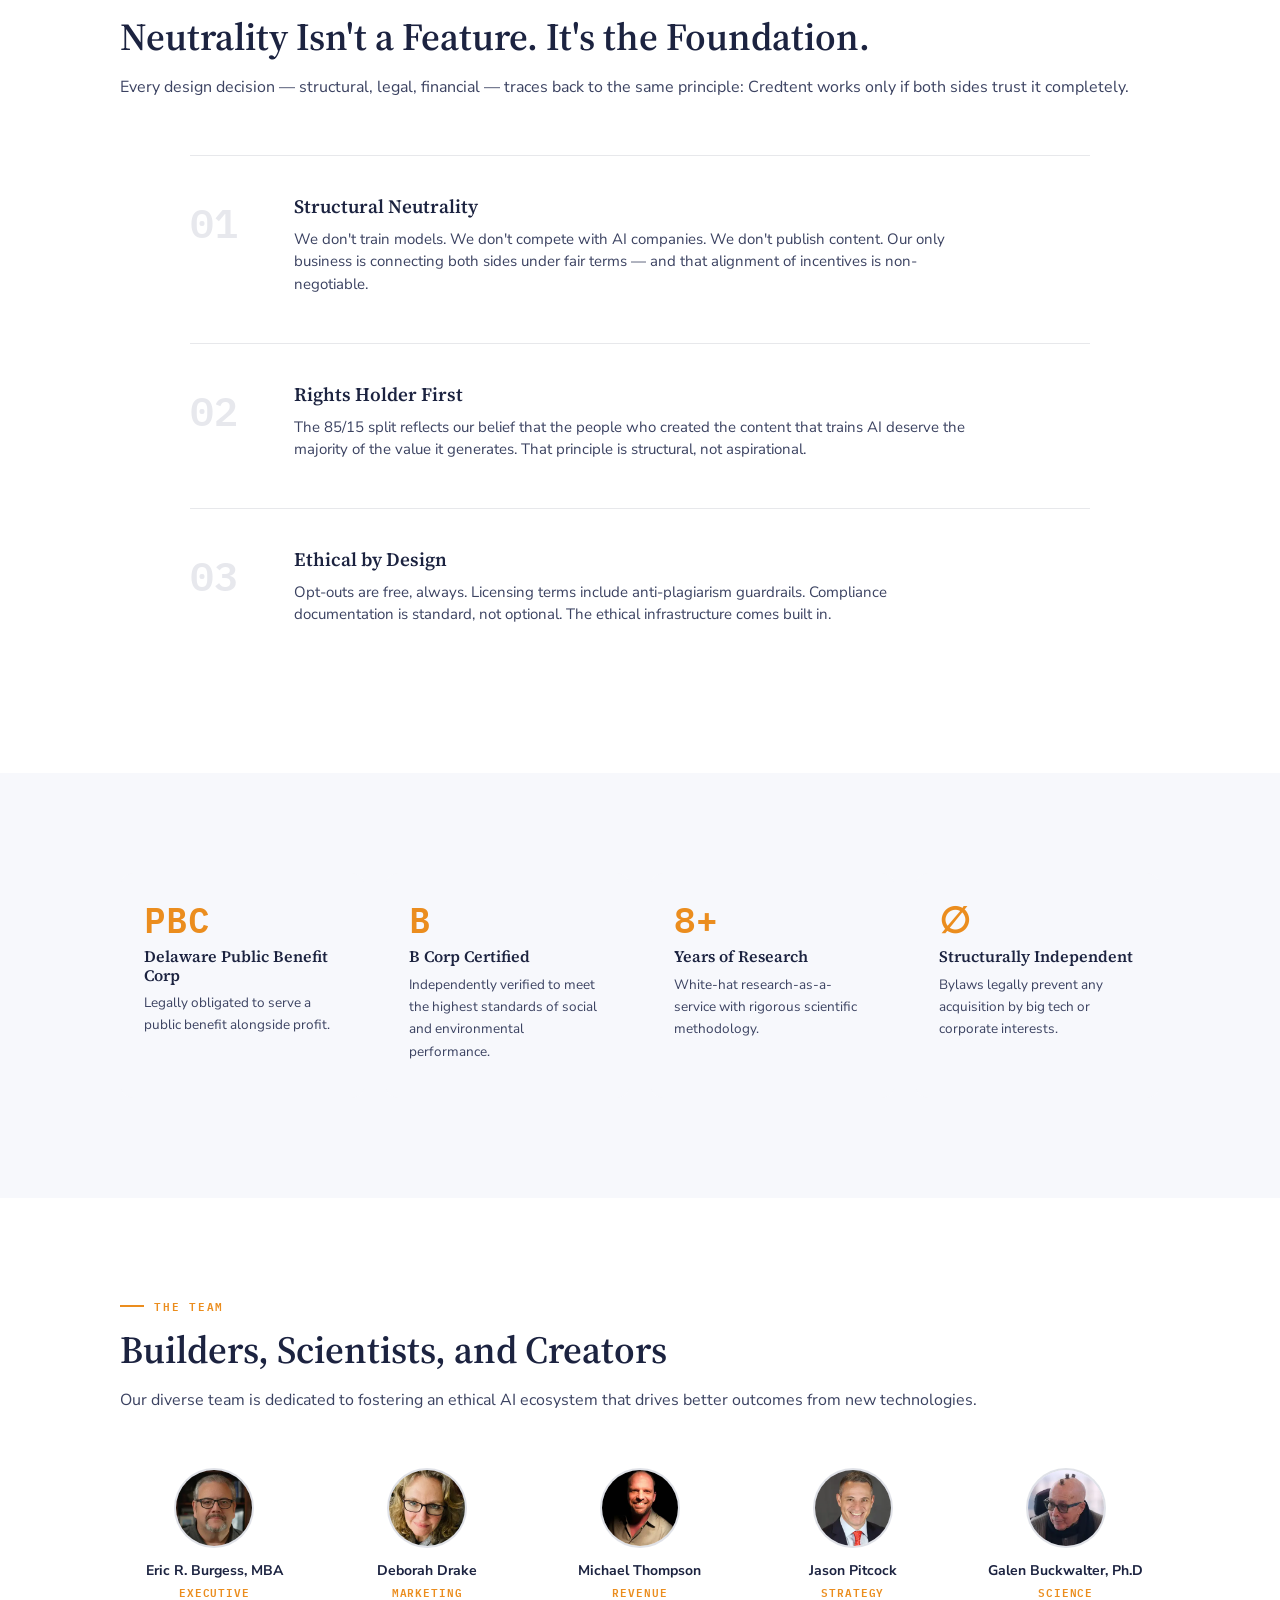
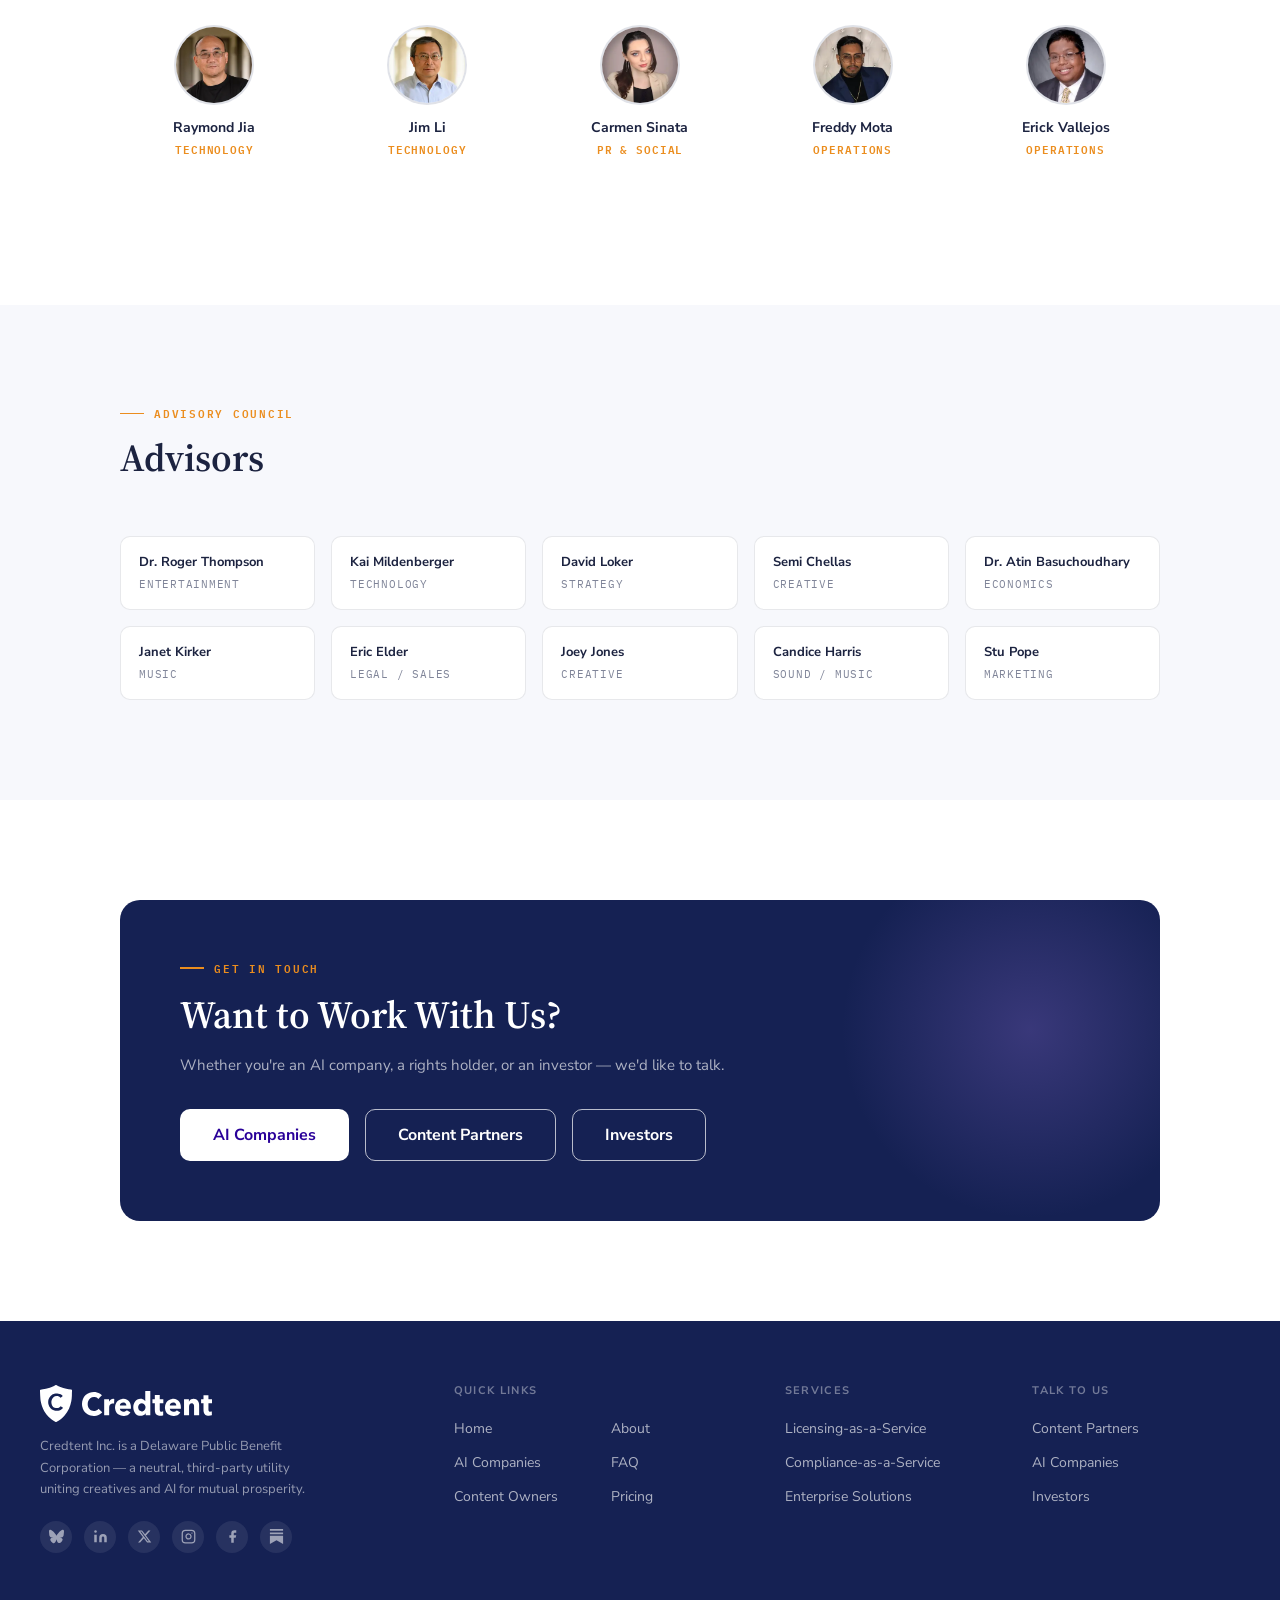
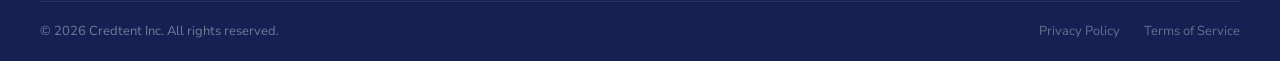
<file: about.html>
<!DOCTYPE html>
<html lang="en">
<head>
  <meta charset="UTF-8" />
  <meta name="viewport" content="width=device-width, initial-scale=1.0" />
  <title>About — Credtent</title>
  <meta name="description" content="Credtent exists because the AI economy is not a zero-sum game. Creatives and AI companies need each other — and they need a neutral place to do business together." />
  <link rel="stylesheet" href="styles.css" />
  <link rel="apple-touch-icon" sizes="180x180" href="/favicon/apple-touch-icon.png">
  <link rel="icon" type="image/png" sizes="32x32" href="/favicon/favicon-32x32.png">
  <link rel="icon" type="image/png" sizes="16x16" href="/favicon/favicon-16x16.png">
  <link rel="manifest" href="/favicon/site.webmanifest">
  <link rel="mask-icon" href="/favicon/safari-pinned-tab.svg" color="#290099">
  <meta name="msapplication-TileColor" content="#152153">
  <meta name="theme-color" content="#ffffff">
</head>
<body>

<div id="nav-placeholder"></div>

<!-- ══ HERO ══════════════════════════════════════════════════ -->
<section class="page-hero">
  <div class="page-hero-content">
    <div class="eyebrow">About Credtent</div>
    <h1>The AI Economy Works When <span class="accent">Everyone Wins</span></h1>
    <p>Credtent exists because the AI economy is not a zero-sum game. Creatives and AI companies need each other — and they need a neutral place to do business together, ethically, legally, and profitably.</p>
  </div>
</section>

<!-- ══ THE ORIGIN ══════════════════════════════════════════════ -->
<section class="section-pad" style="background:#fff">
  <div class="container">
    <div class="two-col-section" style="align-items:start">
      <div>
        <div class="section-header" style="margin-bottom:32px">
          <div class="eyebrow">The Origin</div>
          <h2>Eight Years Before the AI Debate Became Loud</h2>
        </div>
        <p style="font-size:15px;line-height:1.8;color:var(--c-body)">The problem Credtent solves was visible long before it became a headline. For over eight years, our team researched the structural dynamics of creative IP, digital rights, and the coming collision between AI training data demands and intellectual property law. By the time the AI content licensing debate reached mainstream attention, Credtent already had a thesis, a model, and a growing set of partners. We weren't reacting to a crisis — we were preparing for one we could see coming.</p>
      </div>
      <div>
        <div style="background:var(--c-bg-light);border-radius:var(--r-card);padding:32px;display:flex;flex-direction:column;gap:24px">
          <div class="eyebrow" style="margin-bottom:4px">Credtent By Design</div>
          <div style="display:flex;gap:16px;align-items:flex-start">
            <div style="width:40px;height:40px;background:rgba(235,141,30,0.12);border-radius:10px;display:flex;align-items:center;justify-content:center;flex-shrink:0;margin-top:2px">
              <svg width="18" height="18" viewBox="0 0 24 24" fill="none" stroke="#eb8d1e" stroke-width="2.5" stroke-linecap="round" stroke-linejoin="round"><circle cx="12" cy="8" r="6"/><path d="M15.477 12.89L17 22l-5-3-5 3 1.523-9.11"/></svg>
            </div>
            <div>
              <div style="font-weight:700;margin-bottom:4px;font-size:15px;color:var(--c-heading)">Delaware Public Benefit Corporation</div>
              <div style="font-size:13px;color:var(--c-body);line-height:1.6">Legally obligated to serve a public benefit alongside profit. Our benefit purpose is protecting creative rights in the AI economy.</div>
            </div>
          </div>
          <div style="display:flex;gap:16px;align-items:flex-start">
            <div style="width:40px;height:40px;background:rgba(235,141,30,0.12);border-radius:10px;display:flex;align-items:center;justify-content:center;flex-shrink:0;margin-top:2px">
              <svg width="18" height="18" viewBox="0 0 24 24" fill="none" stroke="#eb8d1e" stroke-width="2.5" stroke-linecap="round" stroke-linejoin="round"><path d="M4 15s1-1 4-1 5 2 8 2 4-1 4-1V3s-1 1-4 1-5-2-8-2-4 1-4 1z"/><line x1="4" y1="22" x2="4" y2="15"/></svg>
            </div>
            <div>
              <div style="font-weight:700;margin-bottom:4px;font-size:15px;color:var(--c-heading)">Structurally independent</div>
              <div style="font-size:13px;color:var(--c-body);line-height:1.6">Our bylaws prevent acquisition by any major AI company or big-tech platform, preserving our neutrality permanently.</div>
            </div>
          </div>
          <div style="display:flex;gap:16px;align-items:flex-start">
            <div style="width:40px;height:40px;background:rgba(235,141,30,0.12);border-radius:10px;display:flex;align-items:center;justify-content:center;flex-shrink:0;margin-top:2px">
              <svg width="18" height="18" viewBox="0 0 24 24" fill="none" stroke="#eb8d1e" stroke-width="2.5" stroke-linecap="round" stroke-linejoin="round"><path d="M21.21 15.89A10 10 0 1 1 8 2.83"/><path d="M22 12A10 10 0 0 0 12 2v10z"/></svg>
            </div>
            <div>
              <div style="font-weight:700;margin-bottom:4px;font-size:15px;color:var(--c-heading)">85/15 revenue split</div>
              <div style="font-size:13px;color:var(--c-body);line-height:1.6">85% of all licensing revenue flows to creatives, rights holders, and data providers. Built into every contract.</div>
            </div>
          </div>
        </div>
      </div>
    </div>
  </div>
</section>

<!-- ══ OUR MISSION ════════════════════════════════════════════ -->
<section class="section-pad" style="background:var(--c-bg-light)">
  <div class="container">
    <div style="max-width:720px;margin:0 auto;text-align:center">
      <div class="eyebrow eyebrow--no-dash" style="justify-content:center;margin-bottom:20px">Our Mission</div>
      <h2 style="font-size:clamp(1.6rem,3vw,2.5rem);color:var(--c-heading);margin-bottom:24px">AI and Creativity Together — Ethically, Legally, and Profitably.</h2>
      <p style="font-size:16px;color:var(--c-body);line-height:1.8">This isn't a slogan. It's a constraint we hold against every decision we make. If a deal doesn't work for the creative side, we don't make it. If a policy doesn't work for the AI side, we redesign it. The goal isn't to referee a fight. It's to build infrastructure that makes the fight unnecessary.</p>
    </div>
  </div>
</section>

<!-- ══ WHAT WE STAND FOR ═══════════════════════════════════════ -->
<section class="section-pad" style="background:#fff">
  <div class="container">
    <div class="section-header">
      <div class="eyebrow">What We Stand For</div>
      <h2>Neutrality Isn't a Feature. It's the Foundation.</h2>
      <p>Every design decision — structural, legal, financial — traces back to the same principle: Credtent works only if both sides trust it completely.</p>
    </div>

    <div class="values-list" style="max-width:900px;margin:0 auto">
      <div class="value-item">
        <div class="value-num">01</div>
        <div class="value-body">
          <h3>Structural Neutrality</h3>
          <p>We don't train models. We don't compete with AI companies. We don't publish content. Our only business is connecting both sides under fair terms — and that alignment of incentives is non-negotiable.</p>
        </div>
      </div>
      <div class="value-item">
        <div class="value-num">02</div>
        <div class="value-body">
          <h3>Rights Holder First</h3>
          <p>The 85/15 split reflects our belief that the people who created the content that trains AI deserve the majority of the value it generates. That principle is structural, not aspirational.</p>
        </div>
      </div>
      <div class="value-item">
        <div class="value-num">03</div>
        <div class="value-body">
          <h3>Ethical by Design</h3>
          <p>Opt-outs are free, always. Licensing terms include anti-plagiarism guardrails. Compliance documentation is standard, not optional. The ethical infrastructure comes built in.</p>
        </div>
      </div>
    </div>
  </div>
</section>

<!-- ══ CREDENTIAL TILES ═══════════════════════════════════════ -->
<section class="section-pad" style="background:var(--c-bg-light)">
  <div class="container">
    <div class="proof-grid">
      <div class="proof-card">
        <div class="proof-card-num">PBC</div>
        <h3>Delaware Public Benefit Corp</h3>
        <p>Legally obligated to serve a public benefit alongside profit.</p>
      </div>
      <div class="proof-card">
        <div class="proof-card-num">B</div>
        <h3>B Corp Certified</h3>
        <p>Independently verified to meet the highest standards of social and environmental performance.</p>
      </div>
      <div class="proof-card">
        <div class="proof-card-num">8+</div>
        <h3>Years of Research</h3>
        <p>White-hat research-as-a-service with rigorous scientific methodology.</p>
      </div>
      <div class="proof-card">
        <div class="proof-card-num">∅</div>
        <h3>Structurally Independent</h3>
        <p>Bylaws legally prevent any acquisition by big tech or corporate interests.</p>
      </div>
    </div>
  </div>
</section>

<!-- ══ TEAM ═══════════════════════════════════════════════════ -->
<section class="section-pad" style="background:#fff">
  <div class="container">
    <div class="section-header">
      <div class="eyebrow">The Team</div>
      <h2>Builders, Scientists, and Creators</h2>
      <p>Our diverse team is dedicated to fostering an ethical AI ecosystem that drives better outcomes from new technologies.</p>
    </div>

    <div class="team-grid">
      <div class="team-member">
        <div class="team-photo">
          <img src="team/eric-burgess.jpg" alt="Eric R. Burgess, MBA">
        </div>
        <div class="team-name">Eric R. Burgess, MBA</div>
        <div class="team-role">Executive</div>
      </div>
      <div class="team-member">
        <div class="team-photo">
          <img src="team/deborah-drake.jpg" alt="Deborah Drake">
        </div>
        <div class="team-name">Deborah Drake</div>
        <div class="team-role">Marketing</div>
      </div>
      <div class="team-member">
        <div class="team-photo">
          <img src="team/michael-thompson.jpg" alt="Michael Thompson">
        </div>
        <div class="team-name">Michael Thompson</div>
        <div class="team-role">Revenue</div>
      </div>
      <div class="team-member">
        <div class="team-photo">
          <img src="team/jason-pitcock.jpg" alt="Jason Pitcock">
        </div>
        <div class="team-name">Jason Pitcock</div>
        <div class="team-role">Strategy</div>
      </div>
      <div class="team-member">
        <div class="team-photo">
          <img src="team/galen-buckwalter.jpg" alt="Galen Buckwalter, Ph.D">
        </div>
        <div class="team-name">Galen Buckwalter, Ph.D</div>
        <div class="team-role">Science</div>
      </div>
      <div class="team-member">
        <div class="team-photo">
          <img src="team/raymond-jia.jpg" alt="Raymond Jia">
        </div>
        <div class="team-name">Raymond Jia</div>
        <div class="team-role">Technology</div>
      </div>
      <div class="team-member">
        <div class="team-photo">
          <img src="team/jim-li.jpg" alt="Jim Li">
        </div>
        <div class="team-name">Jim Li</div>
        <div class="team-role">Technology</div>
      </div>
      <div class="team-member">
        <div class="team-photo">
          <img src="team/carmen-sinata.jpg" alt="Carmen Sinata">
        </div>
        <div class="team-name">Carmen Sinata</div>
        <div class="team-role">PR &amp; Social</div>
      </div>
      <div class="team-member">
        <div class="team-photo">
          <img src="team/freddy-mota.jpg" alt="Freddy Mota">
        </div>
        <div class="team-name">Freddy Mota</div>
        <div class="team-role">Operations</div>
      </div>
      <div class="team-member">
        <div class="team-photo">
          <img src="team/erick-vallejos.jpg" alt="Erick Vallejos">
        </div>
        <div class="team-name">Erick Vallejos</div>
        <div class="team-role">Operations</div>
      </div>
    </div>
  </div>
</section>

<!-- ══ ADVISORY COUNCIL ════════════════════════════════════════ -->
<section class="section-pad" style="background:var(--c-bg-light)">
  <div class="container">
    <div class="section-header">
      <div class="eyebrow">Advisory Council</div>
      <h2>Advisors</h2>
    </div>
    <div class="advisors-grid">
      <div class="advisor-card"><div class="advisor-name">Dr. Roger Thompson</div><div class="advisor-role">Entertainment</div></div>
      <div class="advisor-card"><div class="advisor-name">Kai Mildenberger</div><div class="advisor-role">Technology</div></div>
      <div class="advisor-card"><div class="advisor-name">David Loker</div><div class="advisor-role">Strategy</div></div>
      <div class="advisor-card"><div class="advisor-name">Semi Chellas</div><div class="advisor-role">Creative</div></div>
      <div class="advisor-card"><div class="advisor-name">Dr. Atin Basuchoudhary</div><div class="advisor-role">Economics</div></div>
      <div class="advisor-card"><div class="advisor-name">Janet Kirker</div><div class="advisor-role">Music</div></div>
      <div class="advisor-card"><div class="advisor-name">Eric Elder</div><div class="advisor-role">Legal / Sales</div></div>
      <div class="advisor-card"><div class="advisor-name">Joey Jones</div><div class="advisor-role">Creative</div></div>
      <div class="advisor-card"><div class="advisor-name">Candice Harris</div><div class="advisor-role">Sound / Music</div></div>
      <div class="advisor-card"><div class="advisor-name">Stu Pope</div><div class="advisor-role">Marketing</div></div>
    </div>
  </div>
</section>

<!-- ══ CTA BANNER ═════════════════════════════════════════════ -->
<section class="section-pad" style="background:#fff">
  <div class="container">
    <div class="talk-cta">
      <div style="position:absolute;top:-60px;right:-60px;width:380px;height:380px;background:radial-gradient(circle,rgba(124,99,194,0.35) 0%,rgba(41,0,153,0) 70%);pointer-events:none"></div>
      <div style="position:relative;z-index:1;max-width:660px">
        <div class="eyebrow" style="margin-bottom:16px">Get in Touch</div>
        <h2 style="color:#fff;font-size:clamp(1.75rem,3vw,2.5rem);margin-bottom:16px;line-height:1.2">Want to Work With Us?</h2>
        <p style="color:rgba(255,255,255,0.65);font-size:15px;margin-bottom:32px">Whether you're an AI company, a rights holder, or an investor — we'd like to talk.</p>
        <div style="display:flex;gap:16px;flex-wrap:nowrap">
          <a href="for-ai-companies.html" class="btn btn-primary">AI Companies</a>
          <a href="for-content-owners.html" class="btn btn-outline-white">Content Partners</a>
          <a href="https://tally.so/r/2ExeBp" target="_blank" rel="noopener" class="btn btn-outline-white">Investors</a>
        </div>
      </div>
    </div>
  </div>
</section>

<div id="footer-placeholder"></div>
<script src="components.js"></script>
</body>
</html>
</file>
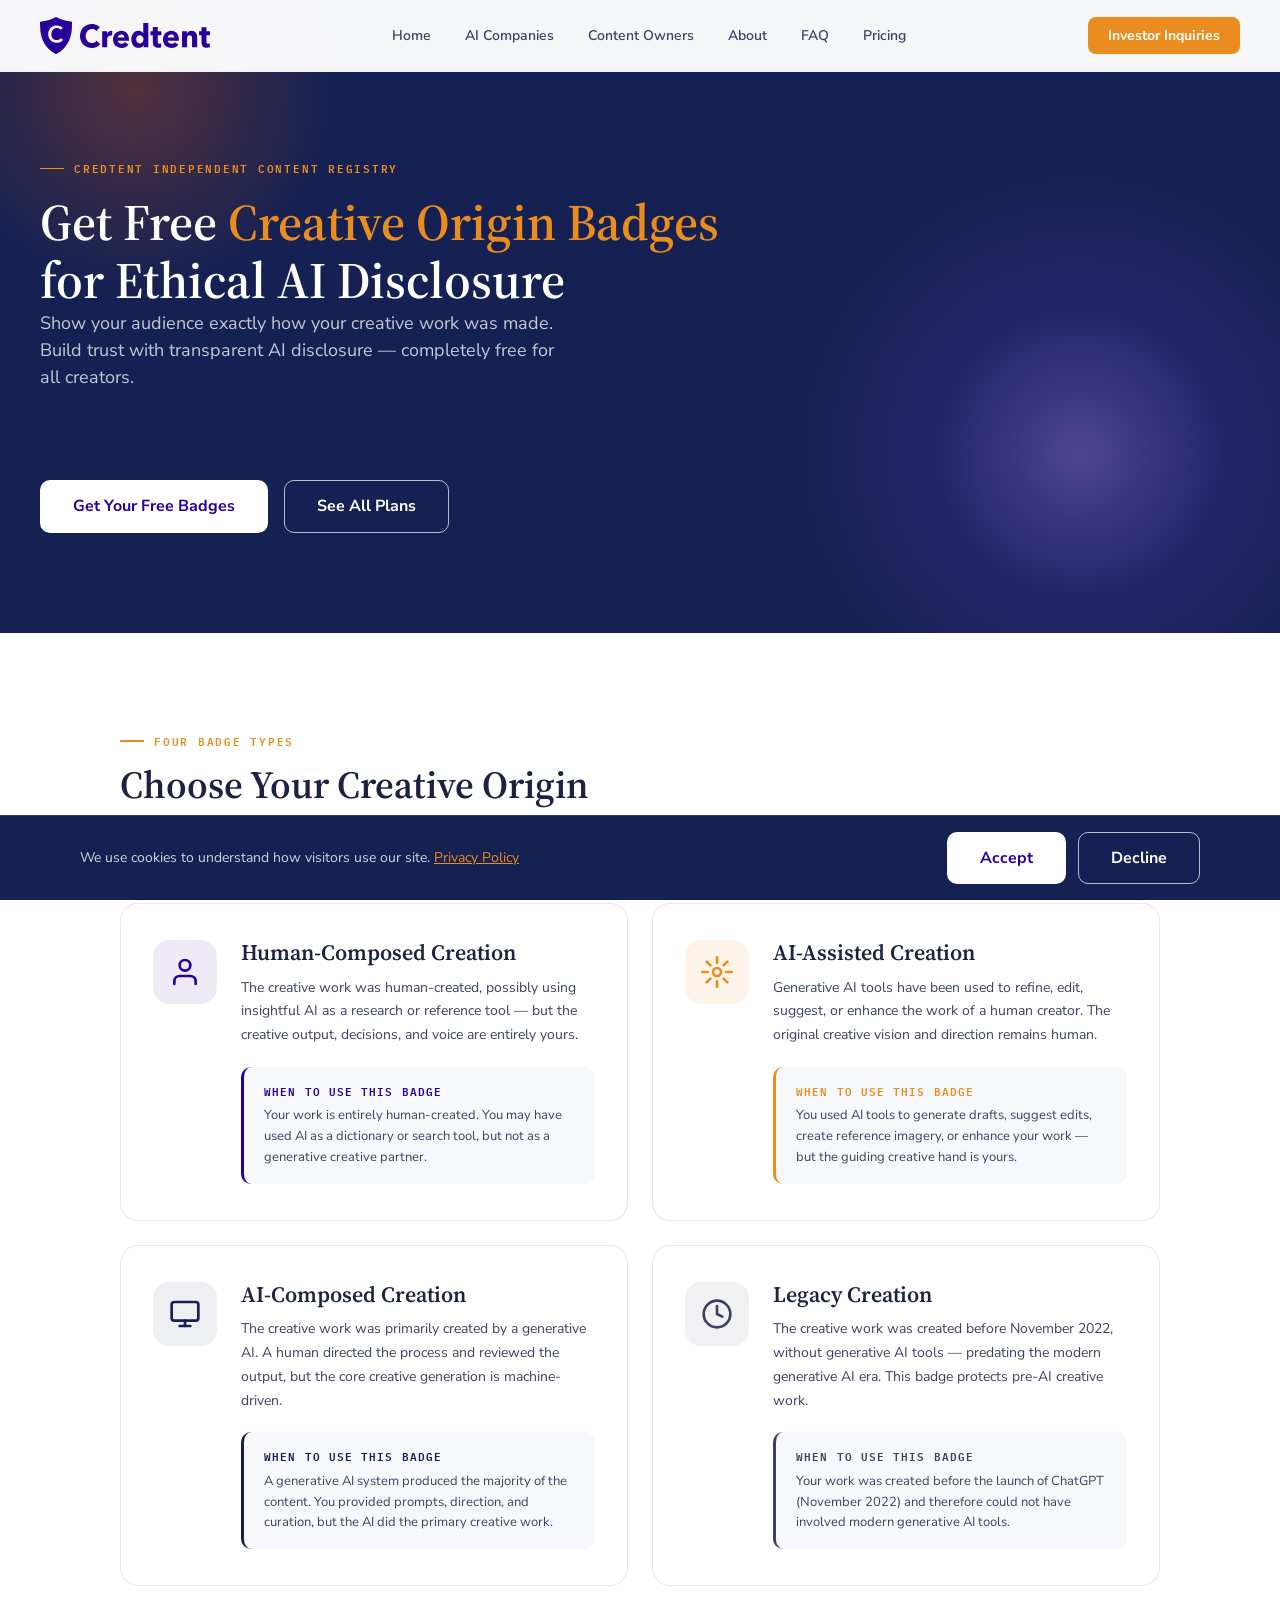
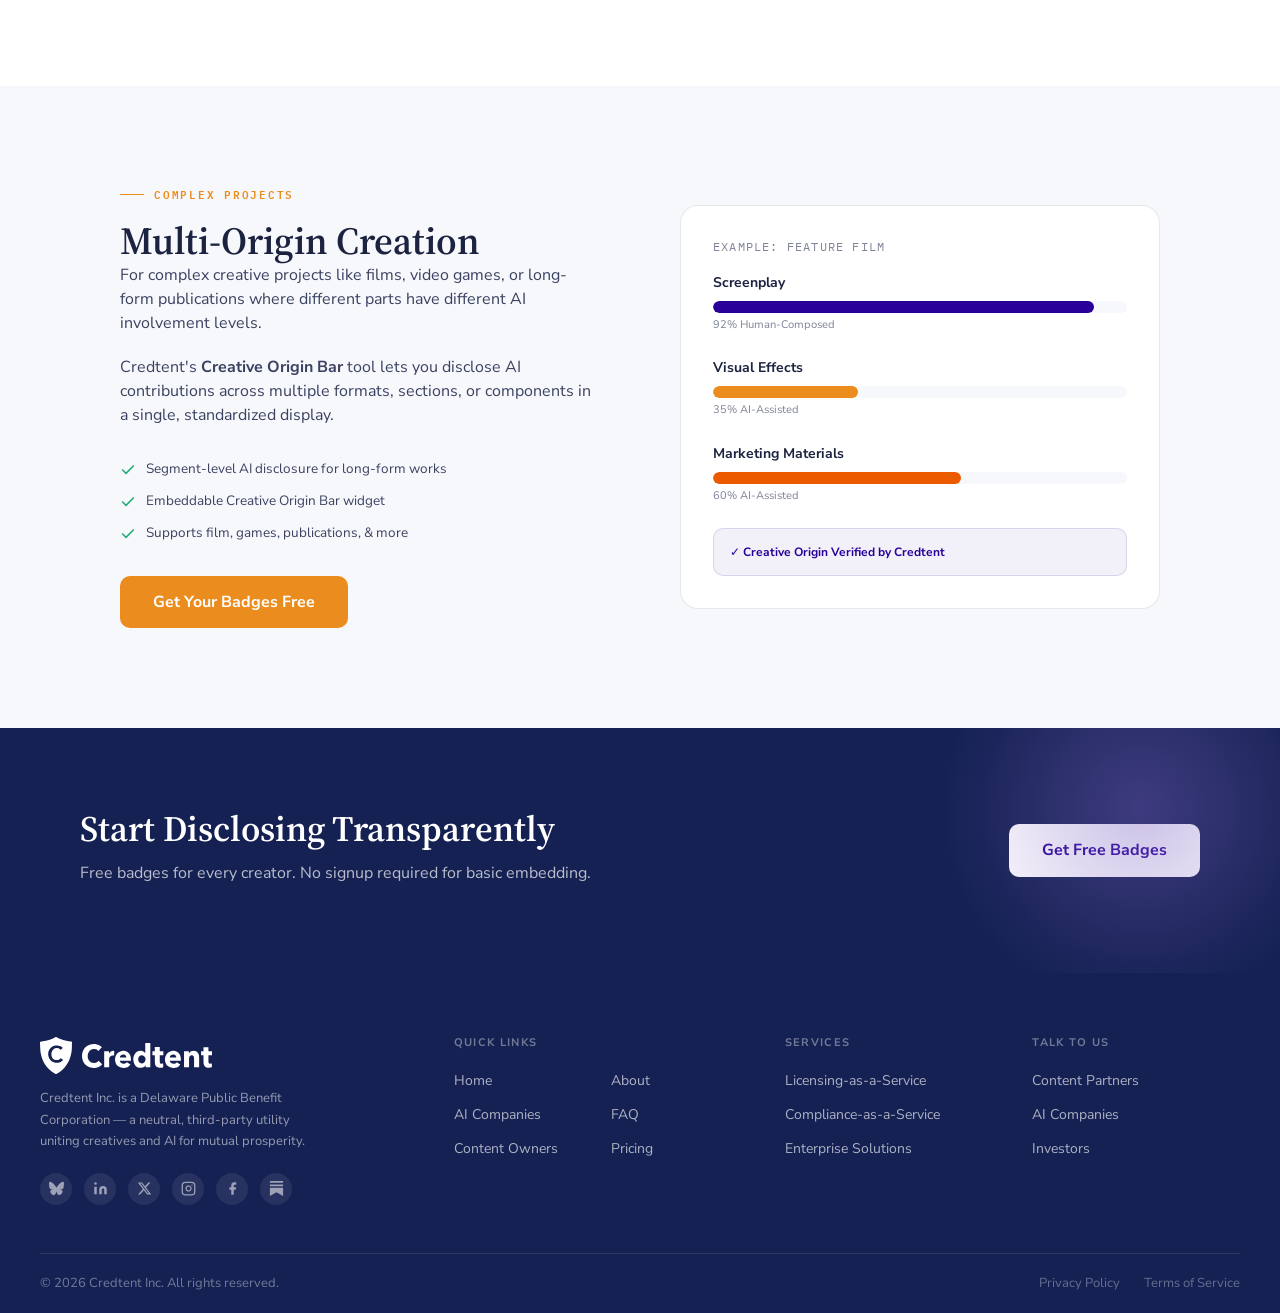
<file: badges.html>
<!DOCTYPE html>
<html lang="en">
<head>
  <meta charset="UTF-8" />
  <meta name="viewport" content="width=device-width, initial-scale=1.0" />
  <title>Creative Origin Badges — Credtent</title>
  <meta name="description" content="Get free Creative Origin Badges for ethical AI disclosure. Show your audience whether your work is human-composed, AI-assisted, or AI-composed." />
  <link rel="stylesheet" href="styles.css" />
  <link rel="apple-touch-icon" sizes="180x180" href="/favicon/apple-touch-icon.png">
  <link rel="icon" type="image/png" sizes="32x32" href="/favicon/favicon-32x32.png">
  <link rel="icon" type="image/png" sizes="16x16" href="/favicon/favicon-16x16.png">
  <link rel="manifest" href="/favicon/site.webmanifest">
  <link rel="mask-icon" href="/favicon/safari-pinned-tab.svg" color="#290099">
  <meta name="msapplication-TileColor" content="#152153">
  <meta name="theme-color" content="#ffffff">
</head>
<body>

<div id="nav-placeholder"></div>

<!-- ══ PAGE HERO ══════════════════════════════════════════════ -->
<section class="hero-dark">
  <div class="hero-inner" style="flex-direction:column;align-items:flex-start">
    <div style="max-width:680px">
      <div class="eyebrow" style="margin-bottom:16px">Credtent Independent Content Registry</div>
      <h1 style="color:#fff">Get Free <span class="accent">Creative Origin Badges</span><br>for Ethical AI Disclosure</h1>
      <p class="hero-desc">
        Show your audience exactly how your creative work was made. Build trust with transparent AI disclosure — completely free for all creators.
      </p>
    </div>
    <div class="hero-actions" style="margin-top:8px">
      <a href="#" class="btn btn-primary">Get Your Free Badges</a>
      <a href="pricing.html" class="btn btn-outline-white">See All Plans</a>
    </div>
  </div>
</section>

<!-- ══ BADGE TYPES ════════════════════════════════════════════ -->
<section class="section-pad" style="background:#fff">
  <div class="container">
    <div class="section-header">
      <div class="eyebrow">Four Badge Types</div>
      <h2>Choose Your Creative Origin</h2>
      <p>Select the badge that accurately represents how your work was created. Transparent, standardized, and recognized across the industry.</p>
    </div>

    <div class="badges-grid">

      <div class="badge-card">
        <div class="badge-icon human">
          <svg width="32" height="32" viewBox="0 0 24 24" fill="none" stroke="#290099" stroke-width="2" stroke-linecap="round" stroke-linejoin="round"><path d="M20 21v-2a4 4 0 0 0-4-4H8a4 4 0 0 0-4 4v2"/><circle cx="12" cy="7" r="4"/></svg>
        </div>
        <div>
          <h3>Human-Composed Creation</h3>
          <p>The creative work was human-created, possibly using insightful AI as a research or reference tool — but the creative output, decisions, and voice are entirely yours.</p>
          <div style="margin-top:20px;padding:16px 20px;background:var(--c-bg-light);border-radius:10px;border-left:3px solid #290099">
            <div style="font-family:var(--f-mono);font-size:11px;font-weight:600;color:#290099;letter-spacing:0.1em;text-transform:uppercase;margin-bottom:6px">When to use this badge</div>
            <p style="font-size:13px;margin:0;line-height:1.6">Your work is entirely human-created. You may have used AI as a dictionary or search tool, but not as a generative creative partner.</p>
          </div>
        </div>
      </div>

      <div class="badge-card">
        <div class="badge-icon ai-asst">
          <svg width="32" height="32" viewBox="0 0 24 24" fill="none" stroke="#eb8d1e" stroke-width="2" stroke-linecap="round" stroke-linejoin="round"><circle cx="12" cy="12" r="3"/><path d="M12 1v4M12 19v4M4.22 4.22l2.83 2.83M16.95 16.95l2.83 2.83M1 12h4M19 12h4M4.22 19.78l2.83-2.83M16.95 7.05l2.83-2.83"/></svg>
        </div>
        <div>
          <h3>AI-Assisted Creation</h3>
          <p>Generative AI tools have been used to refine, edit, suggest, or enhance the work of a human creator. The original creative vision and direction remains human.</p>
          <div style="margin-top:20px;padding:16px 20px;background:var(--c-bg-light);border-radius:10px;border-left:3px solid #eb8d1e">
            <div style="font-family:var(--f-mono);font-size:11px;font-weight:600;color:#eb8d1e;letter-spacing:0.1em;text-transform:uppercase;margin-bottom:6px">When to use this badge</div>
            <p style="font-size:13px;margin:0;line-height:1.6">You used AI tools to generate drafts, suggest edits, create reference imagery, or enhance your work — but the guiding creative hand is yours.</p>
          </div>
        </div>
      </div>

      <div class="badge-card">
        <div class="badge-icon ai-comp">
          <svg width="32" height="32" viewBox="0 0 24 24" fill="none" stroke="#152153" stroke-width="2" stroke-linecap="round" stroke-linejoin="round"><rect x="2" y="3" width="20" height="14" rx="2" ry="2"/><line x1="8" y1="21" x2="16" y2="21"/><line x1="12" y1="17" x2="12" y2="21"/></svg>
        </div>
        <div>
          <h3>AI-Composed Creation</h3>
          <p>The creative work was primarily created by a generative AI. A human directed the process and reviewed the output, but the core creative generation is machine-driven.</p>
          <div style="margin-top:20px;padding:16px 20px;background:var(--c-bg-light);border-radius:10px;border-left:3px solid #152153">
            <div style="font-family:var(--f-mono);font-size:11px;font-weight:600;color:#152153;letter-spacing:0.1em;text-transform:uppercase;margin-bottom:6px">When to use this badge</div>
            <p style="font-size:13px;margin:0;line-height:1.6">A generative AI system produced the majority of the content. You provided prompts, direction, and curation, but the AI did the primary creative work.</p>
          </div>
        </div>
      </div>

      <div class="badge-card">
        <div class="badge-icon legacy">
          <svg width="32" height="32" viewBox="0 0 24 24" fill="none" stroke="#3b4261" stroke-width="2" stroke-linecap="round" stroke-linejoin="round"><circle cx="12" cy="12" r="10"/><polyline points="12 6 12 12 16 14"/></svg>
        </div>
        <div>
          <h3>Legacy Creation</h3>
          <p>The creative work was created before November 2022, without generative AI tools — predating the modern generative AI era. This badge protects pre-AI creative work.</p>
          <div style="margin-top:20px;padding:16px 20px;background:var(--c-bg-light);border-radius:10px;border-left:3px solid #3b4261">
            <div style="font-family:var(--f-mono);font-size:11px;font-weight:600;color:#3b4261;letter-spacing:0.1em;text-transform:uppercase;margin-bottom:6px">When to use this badge</div>
            <p style="font-size:13px;margin:0;line-height:1.6">Your work was created before the launch of ChatGPT (November 2022) and therefore could not have involved modern generative AI tools.</p>
          </div>
        </div>
      </div>

    </div>
  </div>
</section>

<!-- ══ MULTI-ORIGIN ═══════════════════════════════════════════ -->
<section class="section-pad" style="background:var(--c-bg-light)">
  <div class="container">
    <div class="two-col-section">
      <div>
        <div class="eyebrow" style="margin-bottom:16px">Complex Projects</div>
        <h2>Multi-Origin Creation</h2>
        <p style="margin-bottom:20px">For complex creative projects like films, video games, or long-form publications where different parts have different AI involvement levels.</p>
        <p style="margin-bottom:32px">Credtent's <strong>Creative Origin Bar</strong> tool lets you disclose AI contributions across multiple formats, sections, or components in a single, standardized display.</p>
        <div style="display:flex;flex-direction:column;gap:12px;margin-bottom:32px">
          <div class="feature-item">
            <svg viewBox="0 0 24 24" fill="none" stroke="currentColor" stroke-width="2.5" stroke-linecap="round" stroke-linejoin="round"><polyline points="20 6 9 17 4 12"/></svg>
            Segment-level AI disclosure for long-form works
          </div>
          <div class="feature-item">
            <svg viewBox="0 0 24 24" fill="none" stroke="currentColor" stroke-width="2.5" stroke-linecap="round" stroke-linejoin="round"><polyline points="20 6 9 17 4 12"/></svg>
            Embeddable Creative Origin Bar widget
          </div>
          <div class="feature-item">
            <svg viewBox="0 0 24 24" fill="none" stroke="currentColor" stroke-width="2.5" stroke-linecap="round" stroke-linejoin="round"><polyline points="20 6 9 17 4 12"/></svg>
            Supports film, games, publications, &amp; more
          </div>
        </div>
        <a href="#" class="btn btn-orange">Get Your Badges Free</a>
      </div>
      <div>
        <!-- Visual example of the Creative Origin Bar -->
        <div style="background:#fff;border-radius:18px;padding:32px;border:1px solid var(--c-border)">
          <div style="font-size:12px;font-family:var(--f-mono);letter-spacing:0.1em;text-transform:uppercase;color:var(--c-muted);margin-bottom:16px">Example: Feature Film</div>
          <div style="margin-bottom:24px">
            <div style="font-size:14px;font-weight:700;color:var(--c-heading);margin-bottom:8px">Screenplay</div>
            <div style="height:12px;border-radius:6px;background:var(--c-bg-light);overflow:hidden">
              <div style="height:100%;width:92%;background:#290099;border-radius:6px"></div>
            </div>
            <div style="font-size:11px;color:var(--c-muted);margin-top:4px">92% Human-Composed</div>
          </div>
          <div style="margin-bottom:24px">
            <div style="font-size:14px;font-weight:700;color:var(--c-heading);margin-bottom:8px">Visual Effects</div>
            <div style="height:12px;border-radius:6px;background:var(--c-bg-light);overflow:hidden">
              <div style="height:100%;width:35%;background:var(--c-orange);border-radius:6px"></div>
            </div>
            <div style="font-size:11px;color:var(--c-muted);margin-top:4px">35% AI-Assisted</div>
          </div>
          <div style="margin-bottom:24px">
            <div style="font-size:14px;font-weight:700;color:var(--c-heading);margin-bottom:8px">Marketing Materials</div>
            <div style="height:12px;border-radius:6px;background:var(--c-bg-light);overflow:hidden">
              <div style="height:100%;width:60%;background:var(--c-orange-dk);border-radius:6px"></div>
            </div>
            <div style="font-size:11px;color:var(--c-muted);margin-top:4px">60% AI-Assisted</div>
          </div>
          <div style="padding:14px 16px;background:rgba(41,0,153,0.06);border-radius:10px;border:1px solid rgba(41,0,153,0.12)">
            <div style="font-size:12px;color:var(--c-purple);font-weight:700">✓ Creative Origin Verified by Credtent</div>
          </div>
        </div>
      </div>
    </div>
  </div>
</section>

<!-- ══ CTA ════════════════════════════════════════════════════ -->
<section class="cta-banner">
  <div class="cta-banner-inner">
    <div>
      <h2>Start Disclosing Transparently</h2>
      <p>Free badges for every creator. No signup required for basic embedding.</p>
    </div>
    <a href="#" class="btn btn-primary" style="flex-shrink:0">Get Free Badges</a>
  </div>
</section>

<div id="footer-placeholder"></div>
<script src="components.js"></script>
</body>
</html>
</file>
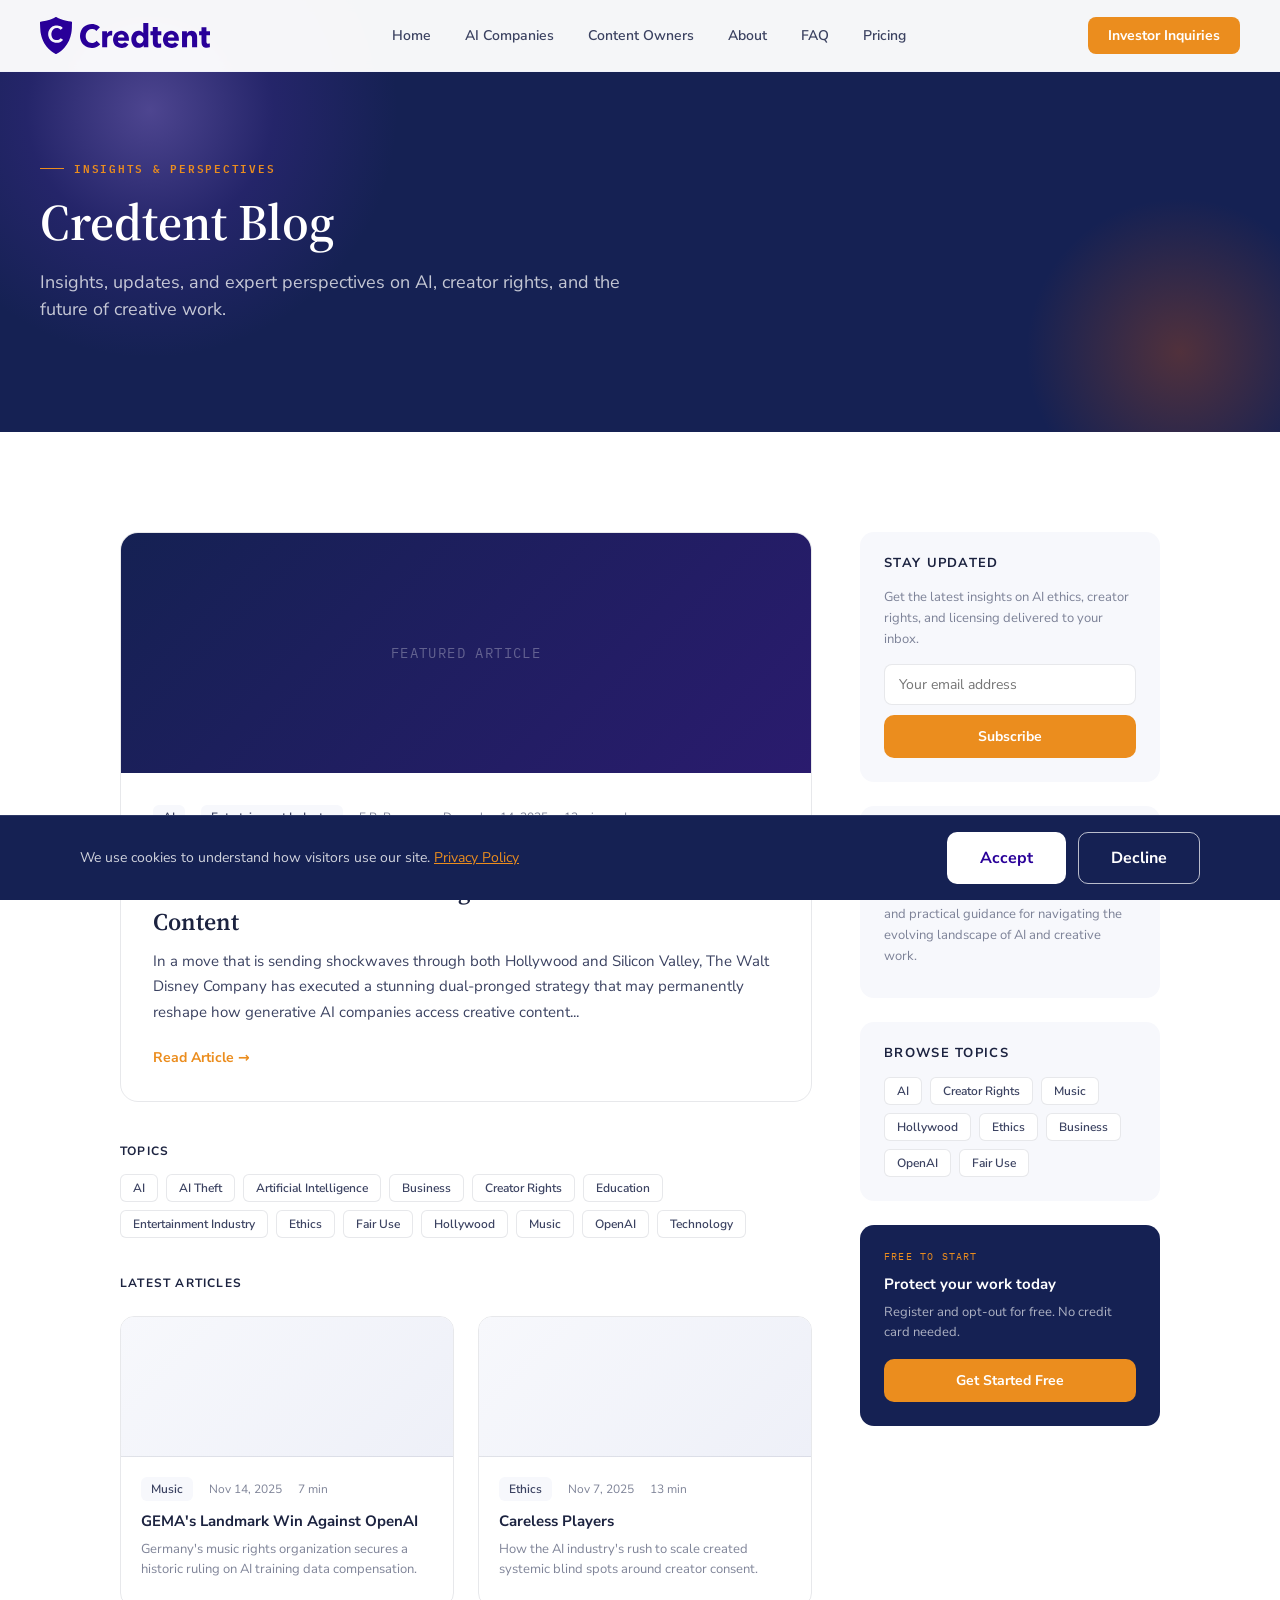
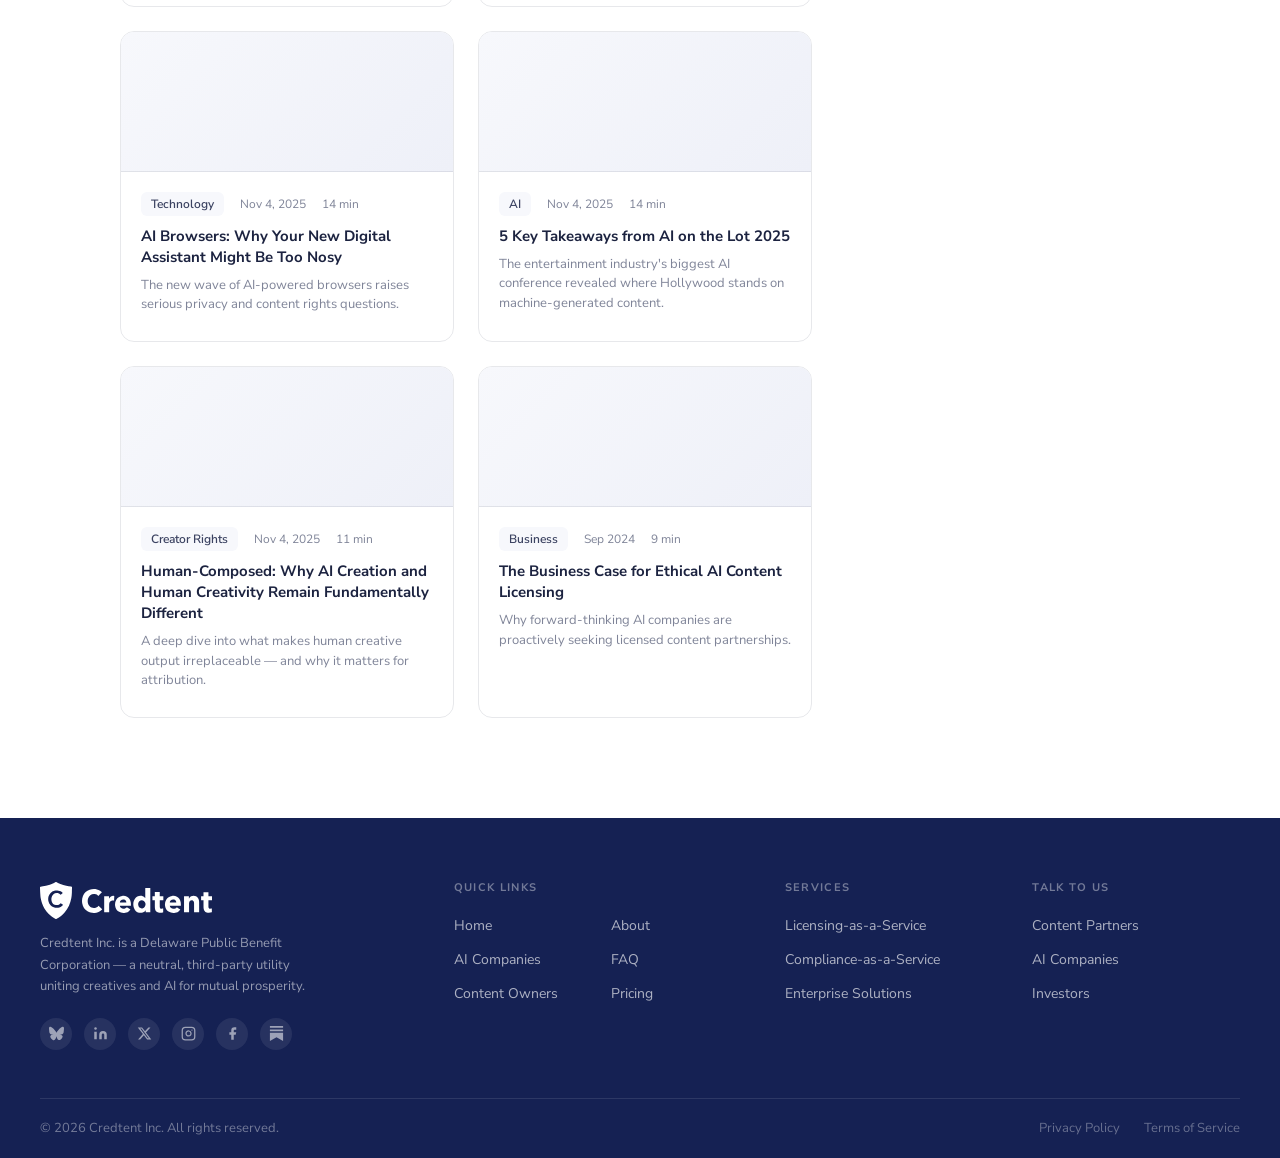
<file: blog.html>
<!DOCTYPE html>
<html lang="en">
<head>
  <meta charset="UTF-8" />
  <meta name="viewport" content="width=device-width, initial-scale=1.0" />
  <title>Blog — Credtent</title>
  <meta name="description" content="Insights, updates, and expert perspectives on AI, creator rights, and the future of creative work." />
  <link rel="stylesheet" href="styles.css" />
  <link rel="apple-touch-icon" sizes="180x180" href="/favicon/apple-touch-icon.png">
  <link rel="icon" type="image/png" sizes="32x32" href="/favicon/favicon-32x32.png">
  <link rel="icon" type="image/png" sizes="16x16" href="/favicon/favicon-16x16.png">
  <link rel="manifest" href="/favicon/site.webmanifest">
  <link rel="mask-icon" href="/favicon/safari-pinned-tab.svg" color="#290099">
  <meta name="msapplication-TileColor" content="#152153">
  <meta name="theme-color" content="#ffffff">
</head>
<body>

<div id="nav-placeholder"></div>

<!-- ══ PAGE HERO ══════════════════════════════════════════════ -->
<section class="page-hero">
  <div class="page-hero-content">
    <div class="eyebrow">Insights &amp; Perspectives</div>
    <h1>Credtent Blog</h1>
    <p>Insights, updates, and expert perspectives on AI, creator rights, and the future of creative work.</p>
  </div>
</section>

<!-- ══ BLOG CONTENT ═══════════════════════════════════════════ -->
<section class="section-pad" style="background:#fff">
  <div class="container">
    <div class="blog-layout">

      <!-- Main Content -->
      <div>
        <!-- Featured Article -->
        <a href="blog/disneys-ai-gambit-how-a-billion-dollar.html" class="featured-article" style="display:block;color:inherit">
          <div class="featured-article-image">FEATURED ARTICLE</div>
          <div class="featured-article-body">
            <div class="article-meta">
              <span class="tag">AI</span>
              <span class="tag">Entertainment Industry</span>
              <span>E.R. Burgess</span>
              <span>December 14, 2025</span>
              <span>13 min read</span>
            </div>
            <h2>Disney's AI Gambit: How a Billion-Dollar Deal and a Cease-and-Desist Letter Are Forcing Generative AI to License Content</h2>
            <p style="font-size:15px;color:var(--c-body);line-height:1.7;margin-top:12px">In a move that is sending shockwaves through both Hollywood and Silicon Valley, The Walt Disney Company has executed a stunning dual-pronged strategy that may permanently reshape how generative AI companies access creative content...</p>
            <div style="margin-top:20px">
              <span style="color:var(--c-orange);font-weight:700;font-size:14px">Read Article →</span>
            </div>
          </div>
        </a>

        <!-- Topic Tags -->
        <div style="margin-bottom:36px">
          <div style="font-size:12px;font-weight:700;text-transform:uppercase;letter-spacing:0.1em;color:var(--c-heading);margin-bottom:14px">Topics</div>
          <div class="tags-list">
            <a href="#">AI</a>
            <a href="#">AI Theft</a>
            <a href="#">Artificial Intelligence</a>
            <a href="#">Business</a>
            <a href="#">Creator Rights</a>
            <a href="#">Education</a>
            <a href="#">Entertainment Industry</a>
            <a href="#">Ethics</a>
            <a href="#">Fair Use</a>
            <a href="#">Hollywood</a>
            <a href="#">Music</a>
            <a href="#">OpenAI</a>
            <a href="#">Technology</a>
          </div>
        </div>

        <!-- Latest Articles -->
        <div style="font-size:12px;font-weight:700;text-transform:uppercase;letter-spacing:0.1em;color:var(--c-heading);margin-bottom:24px">Latest Articles</div>
        <div class="articles-grid">

          <a href="#" class="article-card" style="color:inherit">
            <div class="article-card-image"></div>
            <div class="article-card-body">
              <div class="article-meta" style="margin-bottom:10px">
                <span class="tag">Music</span>
                <span>Nov 14, 2025</span>
                <span>7 min</span>
              </div>
              <h4>GEMA's Landmark Win Against OpenAI</h4>
              <p>Germany's music rights organization secures a historic ruling on AI training data compensation.</p>
            </div>
          </a>

          <a href="#" class="article-card" style="color:inherit">
            <div class="article-card-image"></div>
            <div class="article-card-body">
              <div class="article-meta" style="margin-bottom:10px">
                <span class="tag">Ethics</span>
                <span>Nov 7, 2025</span>
                <span>13 min</span>
              </div>
              <h4>Careless Players</h4>
              <p>How the AI industry's rush to scale created systemic blind spots around creator consent.</p>
            </div>
          </a>

          <a href="#" class="article-card" style="color:inherit">
            <div class="article-card-image"></div>
            <div class="article-card-body">
              <div class="article-meta" style="margin-bottom:10px">
                <span class="tag">Technology</span>
                <span>Nov 4, 2025</span>
                <span>14 min</span>
              </div>
              <h4>AI Browsers: Why Your New Digital Assistant Might Be Too Nosy</h4>
              <p>The new wave of AI-powered browsers raises serious privacy and content rights questions.</p>
            </div>
          </a>

          <a href="#" class="article-card" style="color:inherit">
            <div class="article-card-image"></div>
            <div class="article-card-body">
              <div class="article-meta" style="margin-bottom:10px">
                <span class="tag">AI</span>
                <span>Nov 4, 2025</span>
                <span>14 min</span>
              </div>
              <h4>5 Key Takeaways from AI on the Lot 2025</h4>
              <p>The entertainment industry's biggest AI conference revealed where Hollywood stands on machine-generated content.</p>
            </div>
          </a>

          <a href="#" class="article-card" style="color:inherit">
            <div class="article-card-image"></div>
            <div class="article-card-body">
              <div class="article-meta" style="margin-bottom:10px">
                <span class="tag">Creator Rights</span>
                <span>Nov 4, 2025</span>
                <span>11 min</span>
              </div>
              <h4>Human-Composed: Why AI Creation and Human Creativity Remain Fundamentally Different</h4>
              <p>A deep dive into what makes human creative output irreplaceable — and why it matters for attribution.</p>
            </div>
          </a>

          <a href="#" class="article-card" style="color:inherit">
            <div class="article-card-image"></div>
            <div class="article-card-body">
              <div class="article-meta" style="margin-bottom:10px">
                <span class="tag">Business</span>
                <span>Sep 2024</span>
                <span>9 min</span>
              </div>
              <h4>The Business Case for Ethical AI Content Licensing</h4>
              <p>Why forward-thinking AI companies are proactively seeking licensed content partnerships.</p>
            </div>
          </a>

        </div>
      </div>

      <!-- Sidebar -->
      <aside class="blog-sidebar">

        <div class="sidebar-card">
          <h4>Stay Updated</h4>
          <p style="font-size:13px;color:var(--c-muted);line-height:1.6">Get the latest insights on AI ethics, creator rights, and licensing delivered to your inbox.</p>
          <form class="sidebar-newsletter-form" onsubmit="return false">
            <input type="email" placeholder="Your email address" />
            <button type="submit" class="btn btn-orange btn-sm" style="width:100%;justify-content:center">Subscribe</button>
          </form>
        </div>

        <div class="sidebar-card">
          <h4>About Our Blog</h4>
          <p style="font-size:13px;color:var(--c-muted);line-height:1.65">Our blog features expert insights on AI ethics, creator rights, legal developments, and practical guidance for navigating the evolving landscape of AI and creative work.</p>
        </div>

        <div class="sidebar-card">
          <h4>Browse Topics</h4>
          <div class="tags-list" style="margin-top:8px">
            <a href="#">AI</a>
            <a href="#">Creator Rights</a>
            <a href="#">Music</a>
            <a href="#">Hollywood</a>
            <a href="#">Ethics</a>
            <a href="#">Business</a>
            <a href="#">OpenAI</a>
            <a href="#">Fair Use</a>
          </div>
        </div>

        <div style="background:var(--c-navy);border-radius:var(--r-card);padding:24px;color:#fff">
          <div style="font-family:var(--f-mono);font-size:10px;letter-spacing:0.12em;text-transform:uppercase;color:var(--c-orange);margin-bottom:12px">Free to Start</div>
          <h4 style="color:#fff;font-size:15px;margin-bottom:8px">Protect your work today</h4>
          <p style="font-size:13px;color:rgba(255,255,255,0.65);line-height:1.6;margin-bottom:16px">Register and opt-out for free. No credit card needed.</p>
          <a href="pricing.html" class="btn btn-orange btn-sm" style="width:100%;justify-content:center">Get Started Free</a>
        </div>

      </aside>

    </div>
  </div>
</section>

<div id="footer-placeholder"></div>
<script src="components.js"></script>
</body>
</html>
</file>
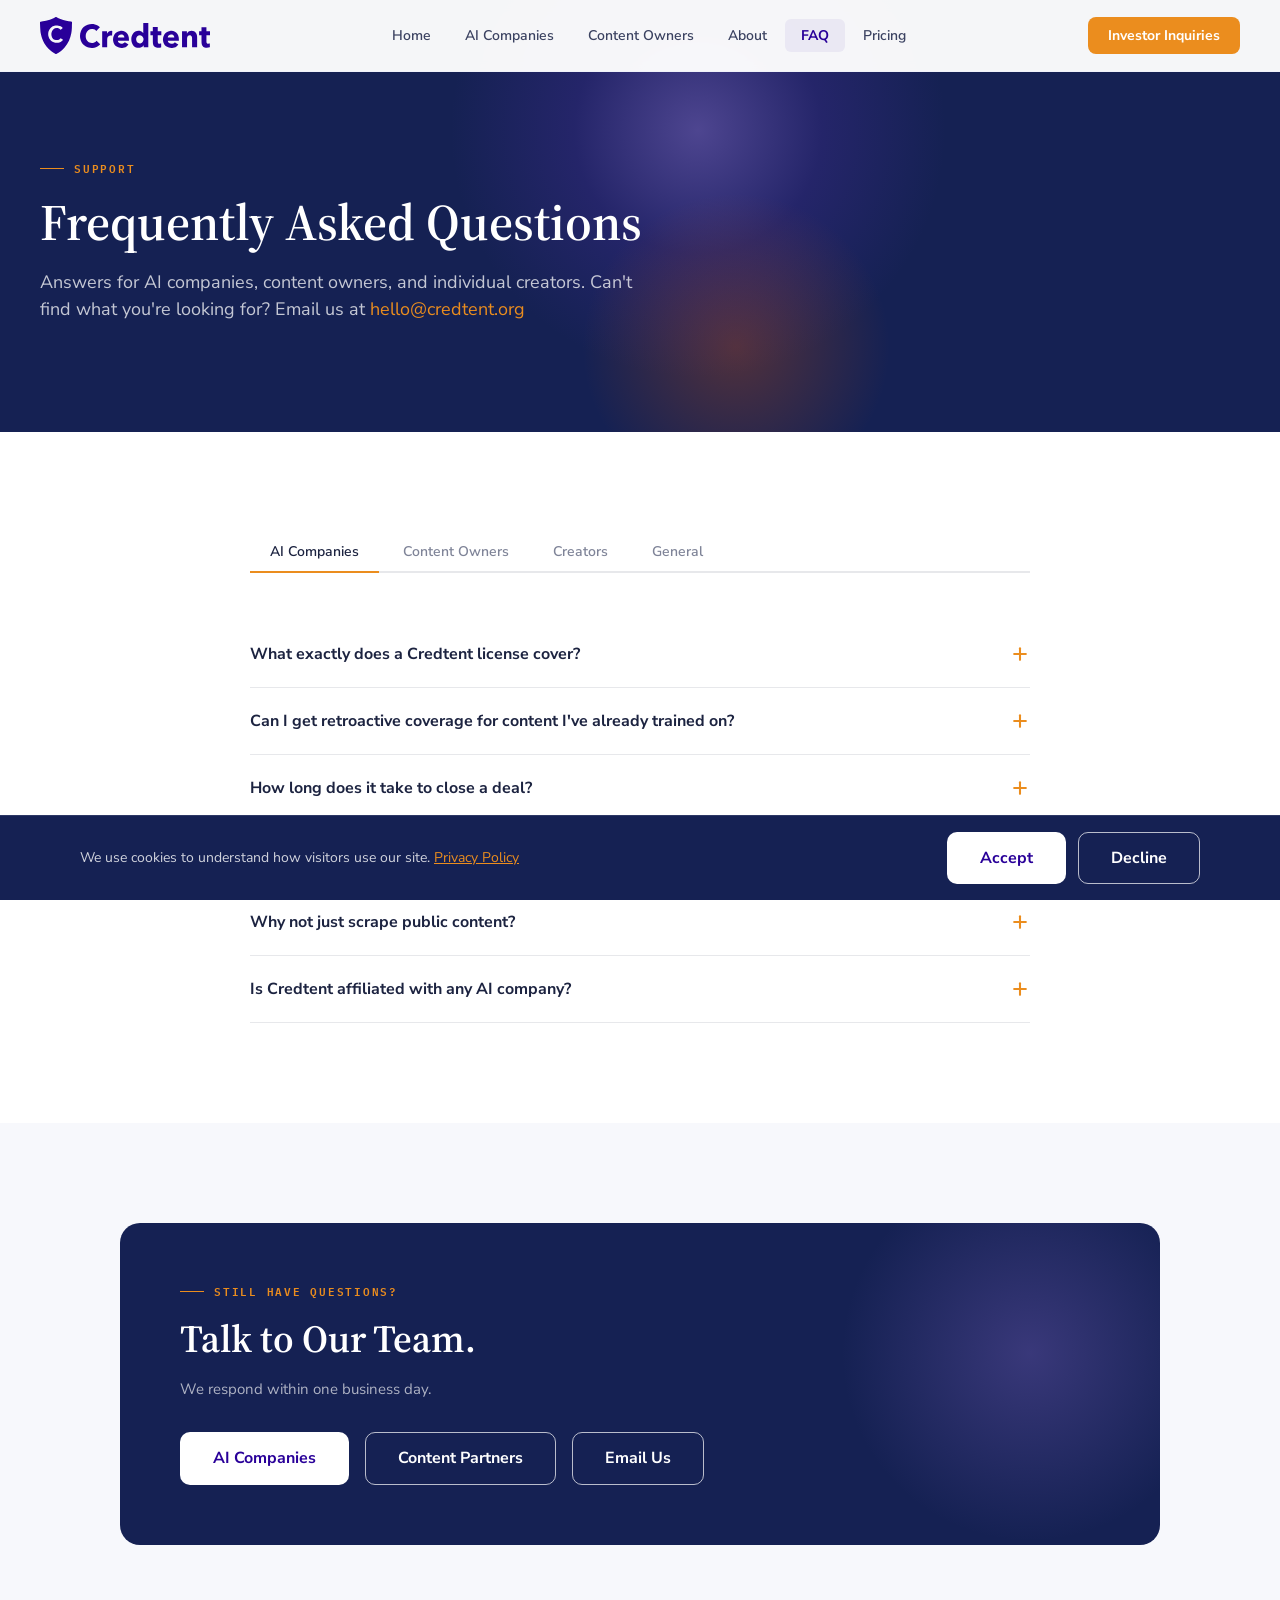
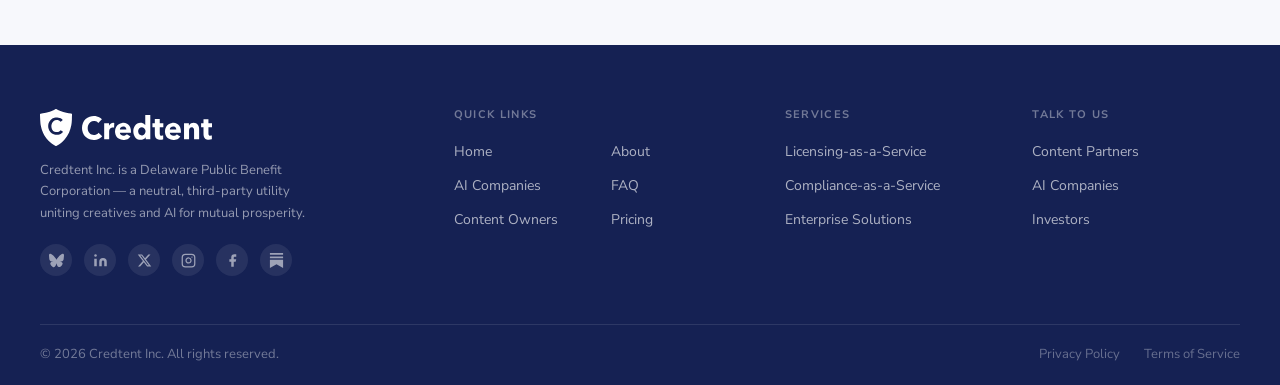
<file: faq.html>
<!DOCTYPE html>
<html lang="en">
<head>
  <meta charset="UTF-8" />
  <meta name="viewport" content="width=device-width, initial-scale=1.0" />
  <title>FAQ — Credtent</title>
  <meta name="description" content="Find answers to common questions about Credtent, our services, and how we empower creators in the AI era." />
  <link rel="stylesheet" href="styles.css" />
  <link rel="apple-touch-icon" sizes="180x180" href="/favicon/apple-touch-icon.png">
  <link rel="icon" type="image/png" sizes="32x32" href="/favicon/favicon-32x32.png">
  <link rel="icon" type="image/png" sizes="16x16" href="/favicon/favicon-16x16.png">
  <link rel="manifest" href="/favicon/site.webmanifest">
  <link rel="mask-icon" href="/favicon/safari-pinned-tab.svg" color="#290099">
  <meta name="msapplication-TileColor" content="#152153">
  <meta name="theme-color" content="#ffffff">
</head>
<body>

<div id="nav-placeholder"></div>

<!-- ══ PAGE HERO ══════════════════════════════════════════════ -->
<section class="page-hero">
  <div class="page-hero-content">
    <div class="eyebrow">Support</div>
    <h1>Frequently Asked Questions</h1>
    <p>Answers for AI companies, content owners, and individual creators. Can't find what you're looking for? Email us at <a href="mailto:hello@credtent.org" style="color:var(--c-orange)">hello@credtent.org</a></p>
  </div>
</section>

<!-- ══ FAQ CONTENT ════════════════════════════════════════════ -->
<section class="section-pad" style="background:#fff">
  <div class="container" style="max-width:860px">

    <!-- Tab Nav -->
    <div class="faq-tabs" role="tablist">
      <button class="faq-tab active" data-tab="ai-companies" role="tab" aria-selected="true">AI Companies</button>
      <button class="faq-tab" data-tab="content-owners" role="tab" aria-selected="false">Content Owners</button>
      <button class="faq-tab" data-tab="creators" role="tab" aria-selected="false">Creators</button>
      <button class="faq-tab" data-tab="general" role="tab" aria-selected="false">General</button>
    </div>

    <!-- ── AI Companies ── -->
    <div class="faq-panel active" id="tab-ai-companies" role="tabpanel">
      <div class="faq-list">

        <div class="faq-item">
          <button class="faq-question">
            What exactly does a Credtent license cover?
            <svg class="faq-icon" viewBox="0 0 24 24" fill="none" stroke="currentColor" stroke-width="2.5" stroke-linecap="round" stroke-linejoin="round"><line x1="12" y1="5" x2="12" y2="19"/><line x1="5" y1="12" x2="19" y2="12"/></svg>
          </button>
          <div class="faq-answer">
            <p>A Credtent license grants rights to ingest and train on a defined corpus with documented chain of title. Coverage includes specified training use cases, EU AI Act and California AB 2013 compliance documentation, and anti-plagiarism output safeguards. Scope is negotiated during the proposal stage.</p>
          </div>
        </div>

        <div class="faq-item">
          <button class="faq-question">
            Can I get retroactive coverage for content I've already trained on?
            <svg class="faq-icon" viewBox="0 0 24 24" fill="none" stroke="currentColor" stroke-width="2.5" stroke-linecap="round" stroke-linejoin="round"><line x1="12" y1="5" x2="12" y2="19"/><line x1="5" y1="12" x2="19" y2="12"/></svg>
          </button>
          <div class="faq-answer">
            <p>Yes. Credtent identifies the relevant rights holders, structures retroactive licenses for previously ingested training data, and provides documentation for demonstrating good-faith compliance efforts.</p>
          </div>
        </div>

        <div class="faq-item">
          <button class="faq-question">
            How long does it take to close a deal?
            <svg class="faq-icon" viewBox="0 0 24 24" fill="none" stroke="currentColor" stroke-width="2.5" stroke-linecap="round" stroke-linejoin="round"><line x1="12" y1="5" x2="12" y2="19"/><line x1="5" y1="12" x2="19" y2="12"/></svg>
          </button>
          <div class="faq-answer">
            <p>A 20-minute scoping call yields a proposal within 5 business days. Most deals close in 2–6 weeks, depending on content scope complexity and rights holder involvement.</p>
          </div>
        </div>

        <div class="faq-item">
          <button class="faq-question">
            What compliance documentation do you provide?
            <svg class="faq-icon" viewBox="0 0 24 24" fill="none" stroke="currentColor" stroke-width="2.5" stroke-linecap="round" stroke-linejoin="round"><line x1="12" y1="5" x2="12" y2="19"/><line x1="5" y1="12" x2="19" y2="12"/></svg>
          </button>
          <div class="faq-answer">
            <p>Standard documentation includes chain of title records for licensed content, training data disclosure reports for EU AI Act Article 53 obligations, California AB 2013 disclosure scaffolding, opt-out records demonstrating good-faith compliance, and audit-ready usage reporting.</p>
          </div>
        </div>

        <div class="faq-item">
          <button class="faq-question">
            Why not just scrape public content?
            <svg class="faq-icon" viewBox="0 0 24 24" fill="none" stroke="currentColor" stroke-width="2.5" stroke-linecap="round" stroke-linejoin="round"><line x1="12" y1="5" x2="12" y2="19"/><line x1="5" y1="12" x2="19" y2="12"/></svg>
          </button>
          <div class="faq-answer">
            <p>Legal exposure is material and growing. Multiple active cases are litigating scraped training data. Regulatory disclosure requirements are creating documentation trails, and opt-out mechanisms now represent documented non-compliance records. Licensing mitigates that risk proactively.</p>
          </div>
        </div>

        <div class="faq-item">
          <button class="faq-question">
            Is Credtent affiliated with any AI company?
            <svg class="faq-icon" viewBox="0 0 24 24" fill="none" stroke="currentColor" stroke-width="2.5" stroke-linecap="round" stroke-linejoin="round"><line x1="12" y1="5" x2="12" y2="19"/><line x1="5" y1="12" x2="19" y2="12"/></svg>
          </button>
          <div class="faq-answer">
            <p>No. Credtent is a Delaware Public Benefit Corporation with bylaws that prevent acquisition by any major AI company or big-tech platform. We don't build models, take equity positions, or share data outside of licensed transactions.</p>
          </div>
        </div>

      </div>
    </div>

    <!-- ── Content Owners ── -->
    <div class="faq-panel" id="tab-content-owners" role="tabpanel">
      <div class="faq-list">

        <div class="faq-item">
          <button class="faq-question">
            Do I give up ownership of my content by listing it?
            <svg class="faq-icon" viewBox="0 0 24 24" fill="none" stroke="currentColor" stroke-width="2.5" stroke-linecap="round" stroke-linejoin="round"><line x1="12" y1="5" x2="12" y2="19"/><line x1="5" y1="12" x2="19" y2="12"/></svg>
          </button>
          <div class="faq-answer">
            <p>No. Credtent functions as a licensing agent, not a publisher or co-owner. You retain full IP ownership. The platform holds limited representation rights for AI licensing, which you can terminate at any time.</p>
          </div>
        </div>

        <div class="faq-item">
          <button class="faq-question">
            How does the 85/15 revenue split work?
            <svg class="faq-icon" viewBox="0 0 24 24" fill="none" stroke="currentColor" stroke-width="2.5" stroke-linecap="round" stroke-linejoin="round"><line x1="12" y1="5" x2="12" y2="19"/><line x1="5" y1="12" x2="19" y2="12"/></svg>
          </button>
          <div class="faq-answer">
            <p>Every licensing deal routes 85% of gross revenue directly to the rights holders and data providers whose content was licensed. The remaining 15% covers Credtent's platform, legal infrastructure, compliance tooling, and operations. This split is contractually embedded in every deal — it is not negotiable.</p>
          </div>
        </div>

        <div class="faq-item">
          <button class="faq-question">
            When do I get paid?
            <svg class="faq-icon" viewBox="0 0 24 24" fill="none" stroke="currentColor" stroke-width="2.5" stroke-linecap="round" stroke-linejoin="round"><line x1="12" y1="5" x2="12" y2="19"/><line x1="5" y1="12" x2="19" y2="12"/></svg>
          </button>
          <div class="faq-answer">
            <p>Royalties are distributed quarterly, with usage reports detailing which licensees used your catalog and at what volume.</p>
          </div>
        </div>

        <div class="faq-item">
          <button class="faq-question">
            Can I control which AI companies license my content?
            <svg class="faq-icon" viewBox="0 0 24 24" fill="none" stroke="currentColor" stroke-width="2.5" stroke-linecap="round" stroke-linejoin="round"><line x1="12" y1="5" x2="12" y2="19"/><line x1="5" y1="12" x2="19" y2="12"/></svg>
          </button>
          <div class="faq-answer">
            <p>Yes. During catalog registration you set parameters across verticals, use cases, and application types. You can exclude specific licensees or categories, and all deals require your approval before executing.</p>
          </div>
        </div>

        <div class="faq-item">
          <button class="faq-question">
            What types of content can I list?
            <svg class="faq-icon" viewBox="0 0 24 24" fill="none" stroke="currentColor" stroke-width="2.5" stroke-linecap="round" stroke-linejoin="round"><line x1="12" y1="5" x2="12" y2="19"/><line x1="5" y1="12" x2="19" y2="12"/></svg>
          </button>
          <div class="faq-answer">
            <p>Credtent is the only multimodal registry in the industry. Accepted formats include text, audio, video, image, and structured data across education, healthcare, sports, entertainment, and media verticals.</p>
          </div>
        </div>

      </div>
    </div>

    <!-- ── Creators ── -->
    <div class="faq-panel" id="tab-creators" role="tabpanel">
      <div class="faq-list">

        <div class="faq-item">
          <button class="faq-question">
            Is the opt-out really free?
            <svg class="faq-icon" viewBox="0 0 24 24" fill="none" stroke="currentColor" stroke-width="2.5" stroke-linecap="round" stroke-linejoin="round"><line x1="12" y1="5" x2="12" y2="19"/><line x1="5" y1="12" x2="19" y2="12"/></svg>
          </button>
          <div class="faq-answer">
            <p>Yes, always. Registering your work for the industry-wide opt-out is free and will remain free. This is a foundational commitment reflecting our Public Benefit Corporation structure — not a marketing tactic.</p>
          </div>
        </div>

        <div class="faq-item">
          <button class="faq-question">
            What does "industry-wide opt-out" actually mean?
            <svg class="faq-icon" viewBox="0 0 24 24" fill="none" stroke="currentColor" stroke-width="2.5" stroke-linecap="round" stroke-linejoin="round"><line x1="12" y1="5" x2="12" y2="19"/><line x1="5" y1="12" x2="19" y2="12"/></svg>
          </button>
          <div class="faq-answer">
            <p>When you register your works with opt-out selected, Credtent communicates your preferences to all AI companies in our network. Those companies are contractually prohibited from training on opt-out registered works. Enforcement currently applies to network participants; broader coverage expands as our network grows.</p>
          </div>
        </div>

        <div class="faq-item">
          <button class="faq-question">
            Can I opt out and still earn revenue later?
            <svg class="faq-icon" viewBox="0 0 24 24" fill="none" stroke="currentColor" stroke-width="2.5" stroke-linecap="round" stroke-linejoin="round"><line x1="12" y1="5" x2="12" y2="19"/><line x1="5" y1="12" x2="19" y2="12"/></svg>
          </button>
          <div class="faq-answer">
            <p>Yes. Opting out is fully reversible. You can update your preferences at any time to enable licensing — no retroactive fees, no penalties.</p>
          </div>
        </div>

        <div class="faq-item">
          <button class="faq-question">
            What happens if an AI company ignores the opt-out?
            <svg class="faq-icon" viewBox="0 0 24 24" fill="none" stroke="currentColor" stroke-width="2.5" stroke-linecap="round" stroke-linejoin="round"><line x1="12" y1="5" x2="12" y2="19"/><line x1="5" y1="12" x2="19" y2="12"/></svg>
          </button>
          <div class="faq-answer">
            <p>Credtent provides continuous auditing and monitoring. Violations are documented, and the platform supports enforcement through network contracts and by providing legal evidence to rights holders pursuing action.</p>
          </div>
        </div>

      </div>
    </div>

    <!-- ── General ── -->
    <div class="faq-panel" id="tab-general" role="tabpanel">
      <div class="faq-list">

        <div class="faq-item">
          <button class="faq-question">
            What is Credtent, exactly?
            <svg class="faq-icon" viewBox="0 0 24 24" fill="none" stroke="currentColor" stroke-width="2.5" stroke-linecap="round" stroke-linejoin="round"><line x1="12" y1="5" x2="12" y2="19"/><line x1="5" y1="12" x2="19" y2="12"/></svg>
          </button>
          <div class="faq-answer">
            <p>Credtent is a neutral licensing infrastructure platform that connects AI companies with rights-cleared, provenance-verified training data. We maintain the only multimodal Independent Creative Registry, enabling creators and rights holders to register works for opt-out, licensing, or both.</p>
          </div>
        </div>

        <div class="faq-item">
          <button class="faq-question">
            How does Credtent make money?
            <svg class="faq-icon" viewBox="0 0 24 24" fill="none" stroke="currentColor" stroke-width="2.5" stroke-linecap="round" stroke-linejoin="round"><line x1="12" y1="5" x2="12" y2="19"/><line x1="5" y1="12" x2="19" y2="12"/></svg>
          </button>
          <div class="faq-answer">
            <p>Credtent retains 15% of gross licensing revenue. There are no subscription fees for enterprise content owners. Individual creator plans are free, or $49/$99/month for premium features.</p>
          </div>
        </div>

        <div class="faq-item">
          <button class="faq-question">
            Is Credtent affiliated with any AI company or big-tech platform?
            <svg class="faq-icon" viewBox="0 0 24 24" fill="none" stroke="currentColor" stroke-width="2.5" stroke-linecap="round" stroke-linejoin="round"><line x1="12" y1="5" x2="12" y2="19"/><line x1="5" y1="12" x2="19" y2="12"/></svg>
          </button>
          <div class="faq-answer">
            <p>No. Our bylaws structurally prohibit acquisition by any major AI or technology platform. This independence is permanent by design, not policy — and it's what makes us a trusted neutral party for both sides of the market.</p>
          </div>
        </div>

        <div class="faq-item">
          <button class="faq-question">
            Where is Credtent incorporated?
            <svg class="faq-icon" viewBox="0 0 24 24" fill="none" stroke="currentColor" stroke-width="2.5" stroke-linecap="round" stroke-linejoin="round"><line x1="12" y1="5" x2="12" y2="19"/><line x1="5" y1="12" x2="19" y2="12"/></svg>
          </button>
          <div class="faq-answer">
            <p>Credtent Inc. is a Delaware Public Benefit Corporation (PBC) and B Corp certified. This structure legally obligates us to pursue a defined public benefit — protecting creative rights in the AI economy — alongside financial returns.</p>
          </div>
        </div>

        <div class="faq-item">
          <button class="faq-question">
            I have a question that isn't here.
            <svg class="faq-icon" viewBox="0 0 24 24" fill="none" stroke="currentColor" stroke-width="2.5" stroke-linecap="round" stroke-linejoin="round"><line x1="12" y1="5" x2="12" y2="19"/><line x1="5" y1="12" x2="19" y2="12"/></svg>
          </button>
          <div class="faq-answer">
            <p>We're happy to help. Reach us at <a href="mailto:hello@credtent.org" style="color:var(--c-orange)">hello@credtent.org</a> for general inquiries, <a href="mailto:licensing@credtent.org" style="color:var(--c-orange)">licensing@credtent.org</a> for licensing questions, <a href="mailto:partners@credtent.org" style="color:var(--c-orange)">partners@credtent.org</a> for partnerships, or <a href="mailto:invest@credtent.org" style="color:var(--c-orange)">invest@credtent.org</a> for investor inquiries. We respond within one business day.</p>
          </div>
        </div>

      </div>
    </div>

  </div>
</section>

<!-- ══ CTA ════════════════════════════════════════════════════ -->
<section class="section-pad" style="background:var(--c-bg-light)">
  <div class="container">
    <div class="talk-cta">
      <div style="position:absolute;top:-60px;right:-60px;width:380px;height:380px;background:radial-gradient(circle,rgba(124,99,194,0.35) 0%,rgba(41,0,153,0) 70%);pointer-events:none"></div>
      <div style="position:relative;z-index:1;max-width:560px">
        <div class="eyebrow" style="margin-bottom:16px">Still Have Questions?</div>
        <h2 style="color:#fff;font-size:clamp(1.75rem,3vw,2.5rem);margin-bottom:16px;line-height:1.2">Talk to Our Team.</h2>
        <p style="color:rgba(255,255,255,0.65);font-size:15px;margin-bottom:32px">We respond within one business day.</p>
        <div style="display:flex;gap:16px;flex-wrap:wrap">
          <a href="for-ai-companies.html#talk-licensing" class="btn btn-primary">AI Companies</a>
          <a href="for-content-owners.html#talk-content" class="btn btn-outline-white">Content Partners</a>
          <a href="mailto:hello@credtent.org" class="btn btn-outline-white">Email Us</a>
        </div>
      </div>
    </div>
  </div>
</section>

<div id="footer-placeholder"></div>

<script>
  // Tab switching
  const tabs = document.querySelectorAll('.faq-tab');
  const panels = document.querySelectorAll('.faq-panel');

  tabs.forEach(tab => {
    tab.addEventListener('click', () => {
      tabs.forEach(t => { t.classList.remove('active'); t.setAttribute('aria-selected', 'false'); });
      panels.forEach(p => p.classList.remove('active'));
      tab.classList.add('active');
      tab.setAttribute('aria-selected', 'true');
      document.getElementById('tab-' + tab.dataset.tab).classList.add('active');
    });
  });

  // Accordion (multiple can stay open)
  document.querySelectorAll('.faq-question').forEach(btn => {
    btn.addEventListener('click', () => {
      btn.closest('.faq-item').classList.toggle('open');
    });
  });
</script>
<script src="components.js"></script>
</body>
</html>
</file>
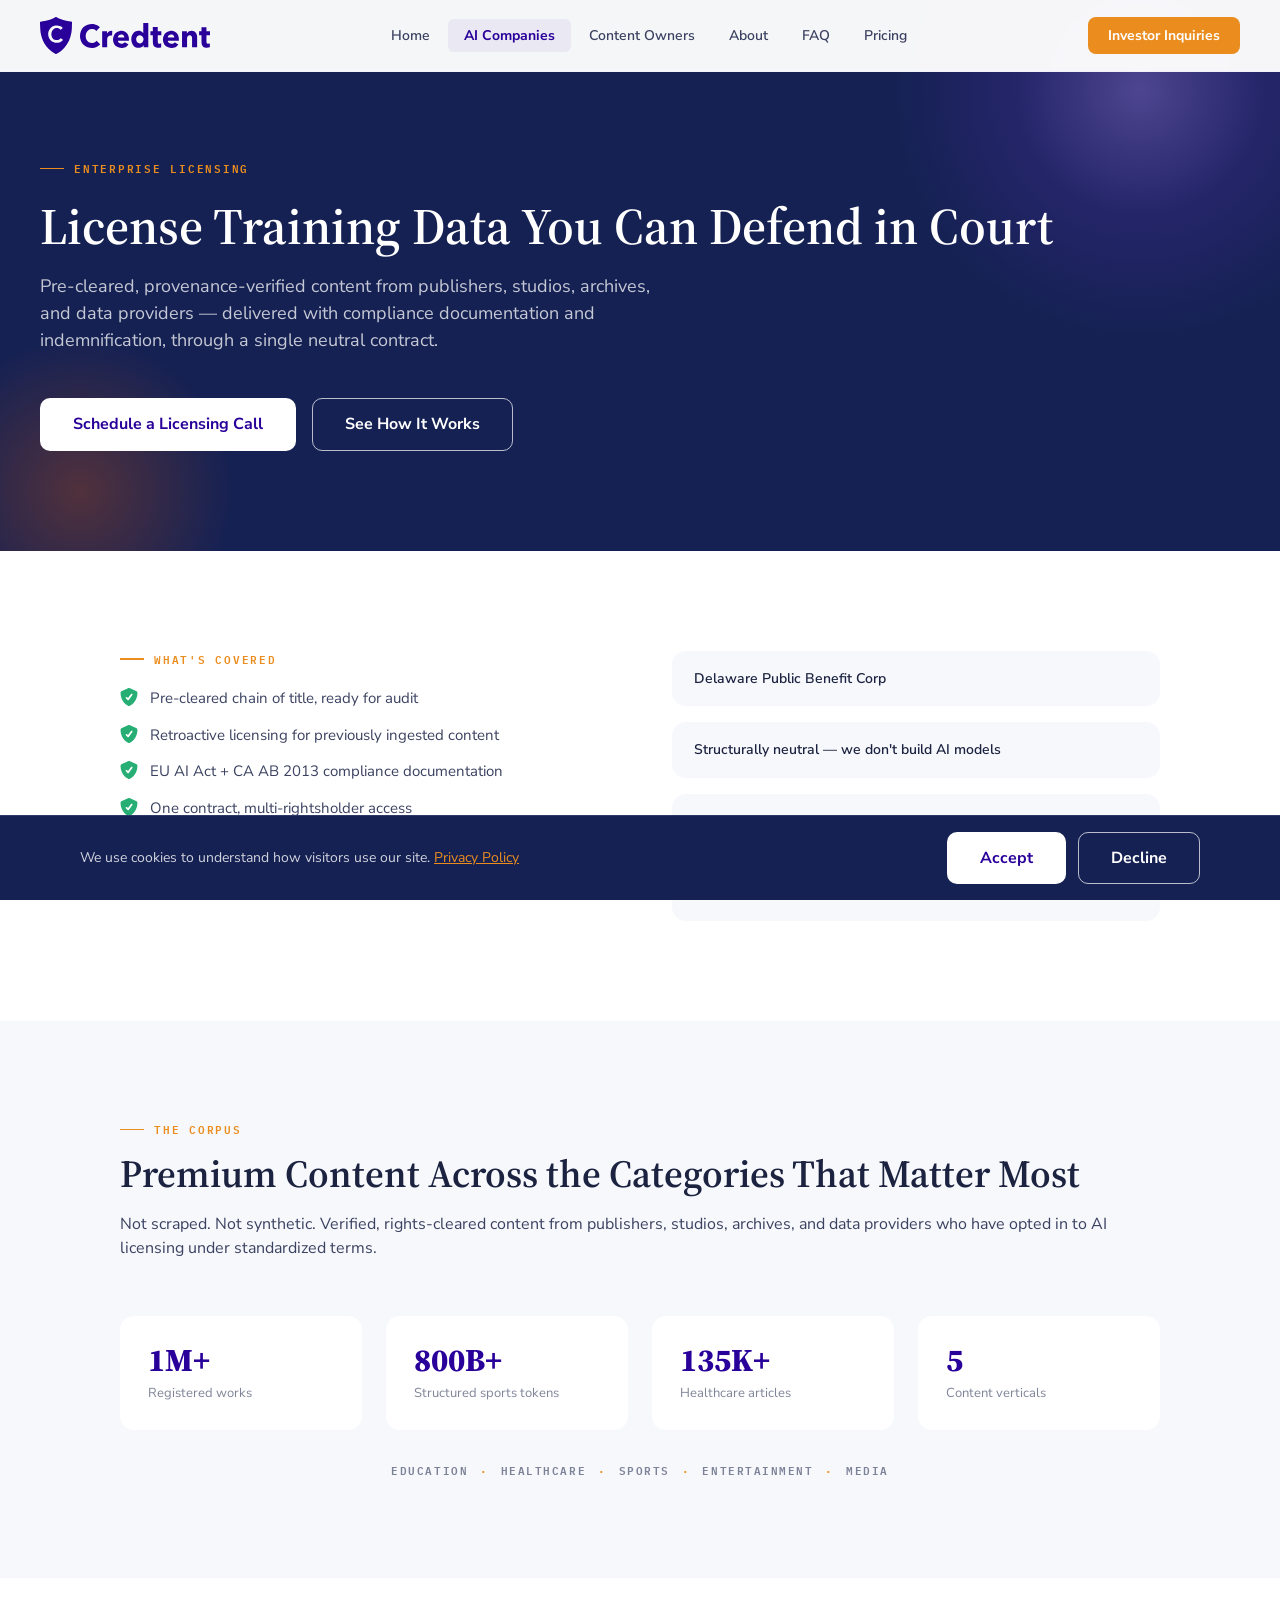
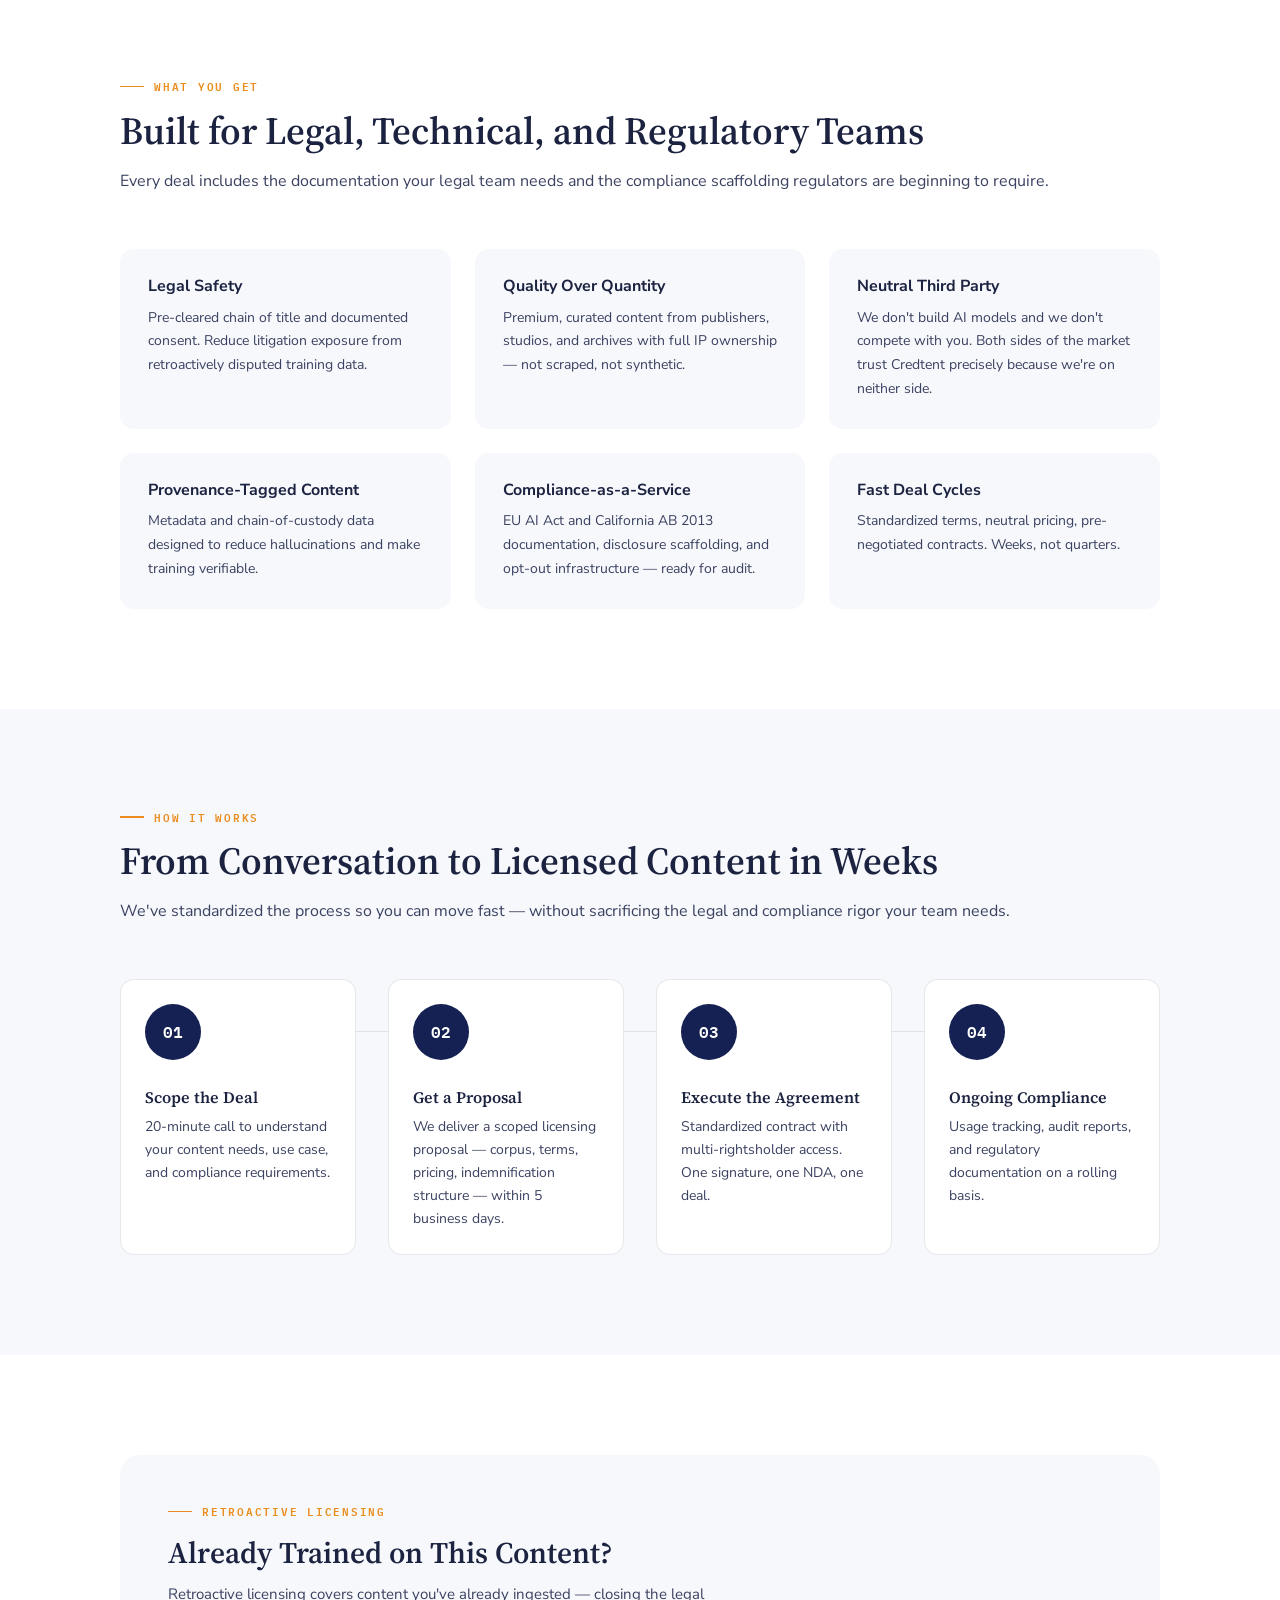
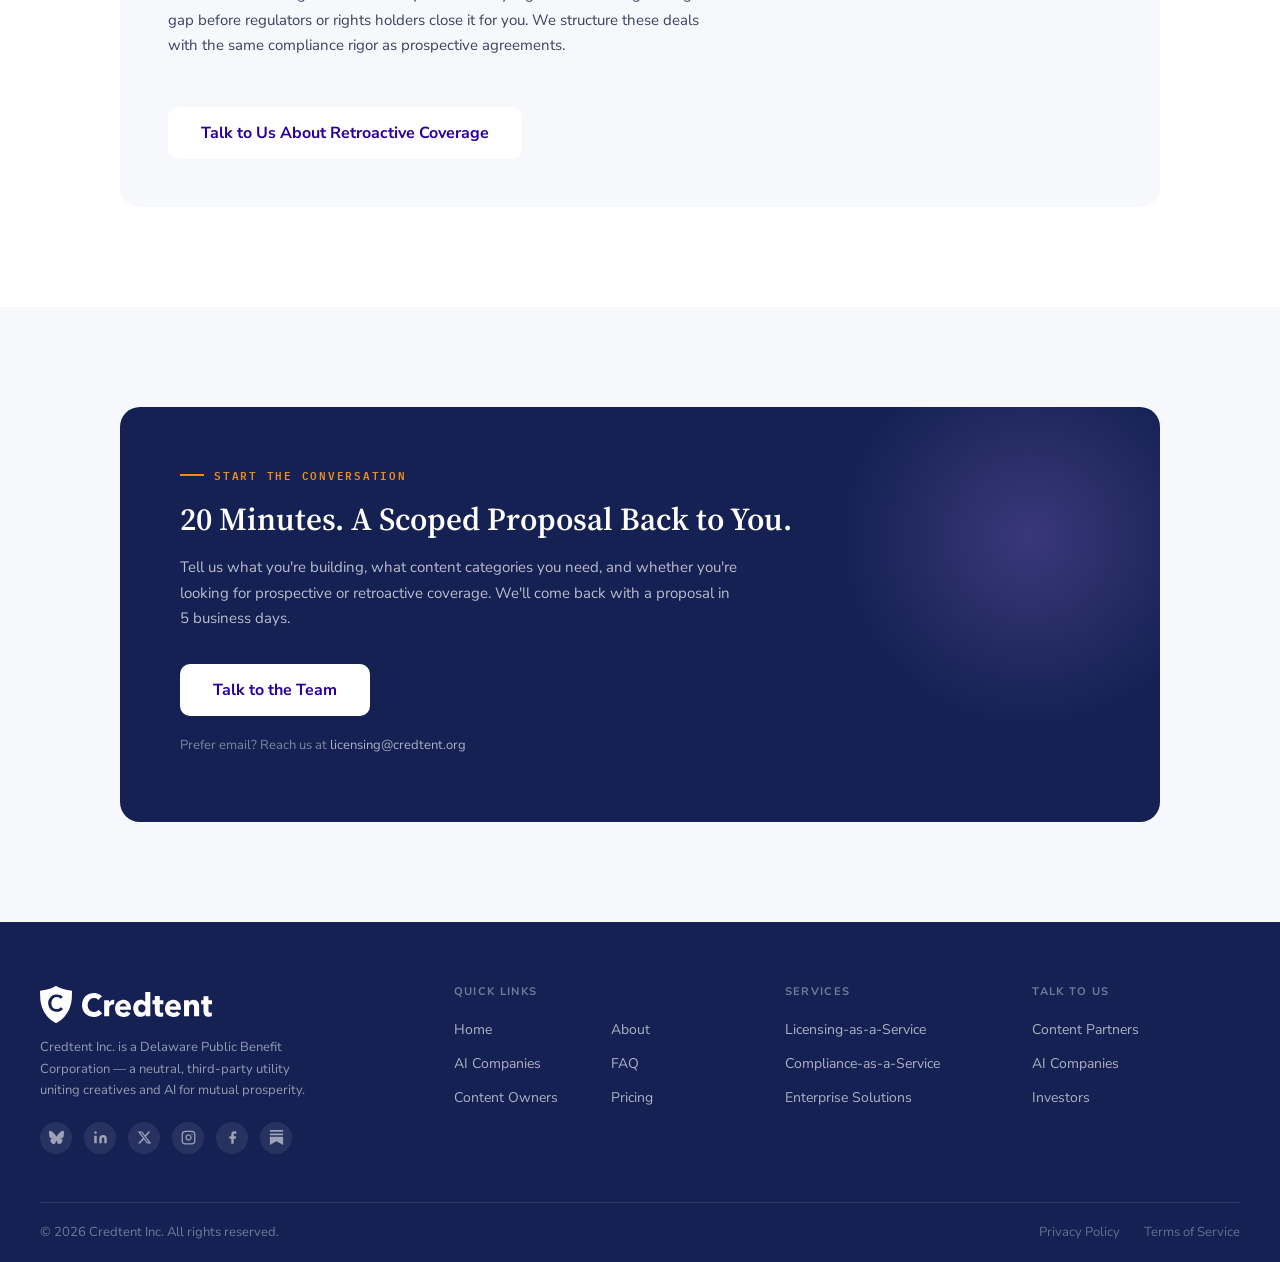
<file: for-ai-companies.html>
<!DOCTYPE html>
<html lang="en">
<head>
  <meta charset="UTF-8" />
  <meta name="viewport" content="width=device-width, initial-scale=1.0" />
  <title>For AI Companies — Credtent</title>
  <meta name="description" content="License pre-cleared, provenance-verified training data with compliance documentation and indemnification — through a single neutral contract." />
  <link rel="stylesheet" href="styles.css" />
  <link rel="apple-touch-icon" sizes="180x180" href="/favicon/apple-touch-icon.png">
  <link rel="icon" type="image/png" sizes="32x32" href="/favicon/favicon-32x32.png">
  <link rel="icon" type="image/png" sizes="16x16" href="/favicon/favicon-16x16.png">
  <link rel="manifest" href="/favicon/site.webmanifest">
  <link rel="mask-icon" href="/favicon/safari-pinned-tab.svg" color="#290099">
  <meta name="msapplication-TileColor" content="#152153">
  <meta name="theme-color" content="#ffffff">
</head>
<body>

<div id="nav-placeholder"></div>

<!-- ══ HERO ══════════════════════════════════════════════════ -->
<section class="page-hero">
  <div class="page-hero-content">
    <div class="eyebrow" style="margin-bottom:20px">Enterprise Licensing</div>
    <h1>License Training Data You Can Defend in Court</h1>
    <p>Pre-cleared, provenance-verified content from publishers, studios, archives, and data providers — delivered with compliance documentation and indemnification, through a single neutral contract.</p>
    <div class="hero-actions" style="margin-top:32px">
      <a href="#talk-licensing" class="btn btn-primary">Schedule a Licensing Call</a>
      <a href="#how-it-works" class="btn btn-outline-white">See How It Works</a>
    </div>
  </div>
</section>

<!-- ══ WHAT'S COVERED ═════════════════════════════════════════ -->
<section class="section-pad" style="background:#fff">
  <div class="container">
    <div class="aic-covered-grid">

      <div>
        <div class="eyebrow" style="margin-bottom:20px">What's Covered</div>
        <ul class="aic-checklist">
          <li>Pre-cleared chain of title, ready for audit</li>
          <li>Retroactive licensing for previously ingested content</li>
          <li>EU AI Act + CA AB 2013 compliance documentation</li>
          <li>One contract, multi-rightsholder access</li>
          <li>Anti-plagiarism output guardrails</li>
          <li>Weeks to close, not quarters</li>
        </ul>
      </div>

      <div class="aic-trust-items">
        <div class="aic-trust-item">
          <div class="aic-trust-label">Delaware Public Benefit Corp</div>
        </div>
        <div class="aic-trust-item">
          <div class="aic-trust-label">Structurally neutral — we don't build AI models</div>
        </div>
        <div class="aic-trust-item">
          <div class="aic-trust-label">Multimodal — text, audio, video, image, data</div>
        </div>
        <div class="aic-trust-item">
          <div class="aic-trust-label">Indemnification included</div>
        </div>
      </div>

    </div>
  </div>
</section>

<!-- ══ THE CORPUS ═════════════════════════════════════════════ -->
<section class="section-pad" style="background:var(--c-bg-light)">
  <div class="container">
    <div class="section-header">
      <div class="eyebrow">The Corpus</div>
      <h2>Premium Content Across the Categories That Matter Most</h2>
      <p>Not scraped. Not synthetic. Verified, rights-cleared content from publishers, studios, archives, and data providers who have opted in to AI licensing under standardized terms.</p>
    </div>

    <div class="aic-corpus-grid">
      <div class="aic-stat-card">
        <div class="aic-stat-num">1M+</div>
        <div class="aic-stat-label">Registered works</div>
      </div>
      <div class="aic-stat-card">
        <div class="aic-stat-num">800B+</div>
        <div class="aic-stat-label">Structured sports tokens</div>
      </div>
      <div class="aic-stat-card">
        <div class="aic-stat-num">135K+</div>
        <div class="aic-stat-label">Healthcare articles</div>
      </div>
      <div class="aic-stat-card">
        <div class="aic-stat-num">5</div>
        <div class="aic-stat-label">Content verticals</div>
      </div>
    </div>

    <div class="aic-verticals">
      <span>Education</span>
      <span class="aic-dot">·</span>
      <span>Healthcare</span>
      <span class="aic-dot">·</span>
      <span>Sports</span>
      <span class="aic-dot">·</span>
      <span>Entertainment</span>
      <span class="aic-dot">·</span>
      <span>Media</span>
    </div>
  </div>
</section>

<!-- ══ WHAT YOU GET ═══════════════════════════════════════════ -->
<section class="section-pad" style="background:#fff">
  <div class="container">
    <div class="section-header">
      <div class="eyebrow">What You Get</div>
      <h2>Built for Legal, Technical, and Regulatory Teams</h2>
      <p>Every deal includes the documentation your legal team needs and the compliance scaffolding regulators are beginning to require.</p>
    </div>

    <div class="aic-features-grid">

      <div class="aic-feature-card">
        <h4>Legal Safety</h4>
        <p>Pre-cleared chain of title and documented consent. Reduce litigation exposure from retroactively disputed training data.</p>
      </div>

      <div class="aic-feature-card">
        <h4>Quality Over Quantity</h4>
        <p>Premium, curated content from publishers, studios, and archives with full IP ownership — not scraped, not synthetic.</p>
      </div>

      <div class="aic-feature-card">
        <h4>Neutral Third Party</h4>
        <p>We don't build AI models and we don't compete with you. Both sides of the market trust Credtent precisely because we're on neither side.</p>
      </div>

      <div class="aic-feature-card">
        <h4>Provenance-Tagged Content</h4>
        <p>Metadata and chain-of-custody data designed to reduce hallucinations and make training verifiable.</p>
      </div>

      <div class="aic-feature-card">
        <h4>Compliance-as-a-Service</h4>
        <p>EU AI Act and California AB 2013 documentation, disclosure scaffolding, and opt-out infrastructure — ready for audit.</p>
      </div>

      <div class="aic-feature-card">
        <h4>Fast Deal Cycles</h4>
        <p>Standardized terms, neutral pricing, pre-negotiated contracts. Weeks, not quarters.</p>
      </div>

    </div>
  </div>
</section>

<!-- ══ HOW IT WORKS ═══════════════════════════════════════════ -->
<section id="how-it-works" class="section-pad" style="background:var(--c-bg-light)">
  <div class="container">
    <div class="section-header">
      <div class="eyebrow">How It Works</div>
      <h2>From Conversation to Licensed Content in Weeks</h2>
      <p>We've standardized the process so you can move fast — without sacrificing the legal and compliance rigor your team needs.</p>
    </div>

    <div class="aic-steps-grid">
      <div class="aic-step">
        <div class="step-num">01</div>
        <h3>Scope the Deal</h3>
        <p>20-minute call to understand your content needs, use case, and compliance requirements.</p>
      </div>
      <div class="aic-step">
        <div class="step-num">02</div>
        <h3>Get a Proposal</h3>
        <p>We deliver a scoped licensing proposal — corpus, terms, pricing, indemnification structure — within 5 business days.</p>
      </div>
      <div class="aic-step">
        <div class="step-num">03</div>
        <h3>Execute the Agreement</h3>
        <p>Standardized contract with multi-rightsholder access. One signature, one NDA, one deal.</p>
      </div>
      <div class="aic-step">
        <div class="step-num">04</div>
        <h3>Ongoing Compliance</h3>
        <p>Usage tracking, audit reports, and regulatory documentation on a rolling basis.</p>
      </div>
    </div>
  </div>
</section>

<!-- ══ RETROACTIVE LICENSING ══════════════════════════════════ -->
<section class="section-pad" style="background:#fff">
  <div class="container">
    <div class="aic-retro">
      <div>
        <div class="eyebrow" style="margin-bottom:16px">Retroactive Licensing</div>
        <h2>Already Trained on This Content?</h2>
        <p>Retroactive licensing covers content you've already ingested — closing the legal gap before regulators or rights holders close it for you. We structure these deals with the same compliance rigor as prospective agreements.</p>
      </div>
      <div style="flex-shrink:0">
        <a href="#talk-licensing" class="btn btn-primary">Talk to Us About Retroactive Coverage</a>
      </div>
    </div>
  </div>
</section>

<!-- ══ START THE CONVERSATION ════════════════════════════════ -->
<section id="talk-licensing" class="section-pad" style="background:var(--c-bg-light)">
  <div class="container">
    <div class="talk-cta">
      <div style="position:absolute;top:-60px;right:-60px;width:380px;height:380px;background:radial-gradient(circle,rgba(124,99,194,0.35) 0%,rgba(41,0,153,0) 70%);pointer-events:none"></div>
      <div style="position:relative;z-index:1">
        <div class="eyebrow" style="margin-bottom:16px">Start the Conversation</div>
        <h2 style="color:#fff;font-size:clamp(1.6rem,2.5vw,2.25rem);margin-bottom:16px;line-height:1.25">20 Minutes. A Scoped Proposal Back to You.</h2>
        <p style="color:rgba(255,255,255,0.7);font-size:15px;max-width:560px;line-height:1.7;margin-bottom:32px">Tell us what you're building, what content categories you need, and whether you're looking for prospective or retroactive coverage. We'll come back with a proposal in 5 business days.</p>
        <a href="https://tally.so/r/BzbXK7" target="_blank" rel="noopener" class="btn btn-primary">Talk to the Team</a>
        <p style="color:rgba(255,255,255,0.45);font-size:13px;margin-top:20px">Prefer email? Reach us at <a href="mailto:licensing@credtent.org" style="color:rgba(255,255,255,0.65)">licensing@credtent.org</a></p>
      </div>
    </div>
  </div>
</section>

<div id="footer-placeholder"></div>
<script src="components.js"></script>
</body>
</html>
</file>
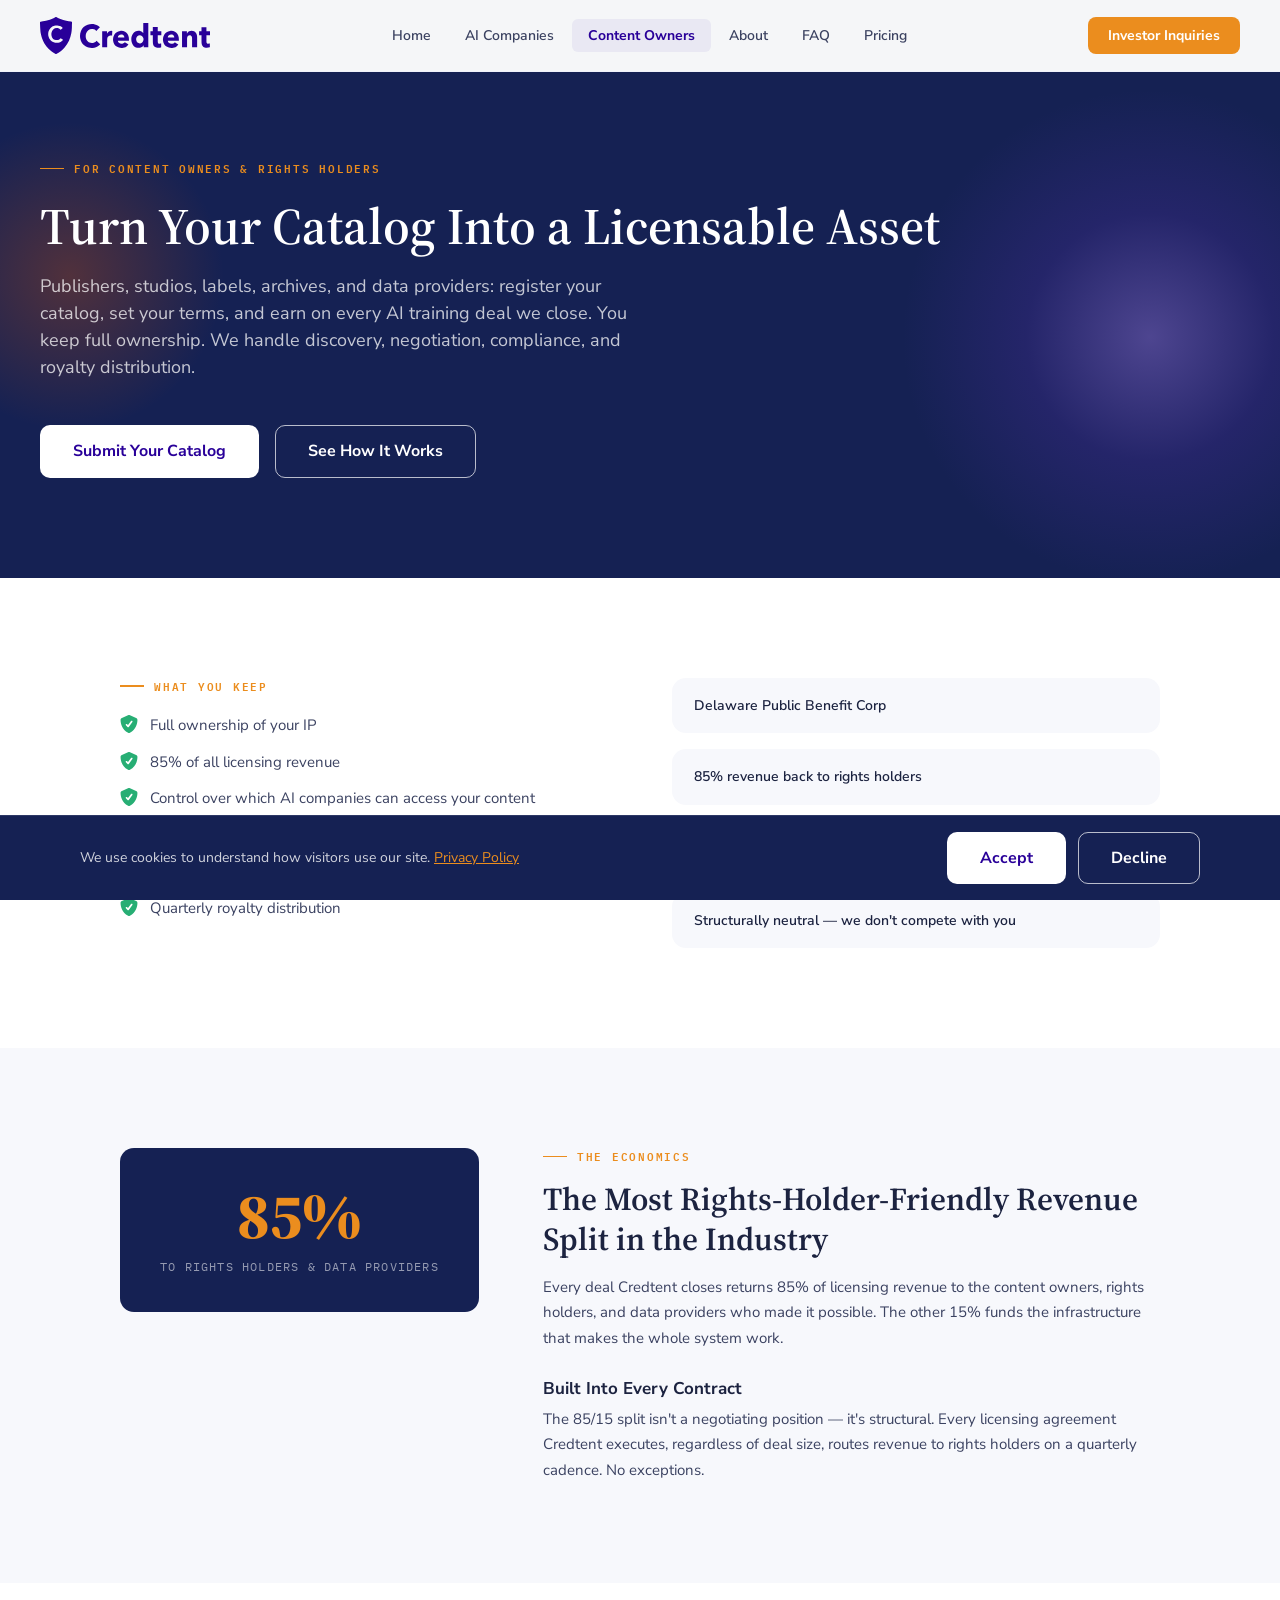
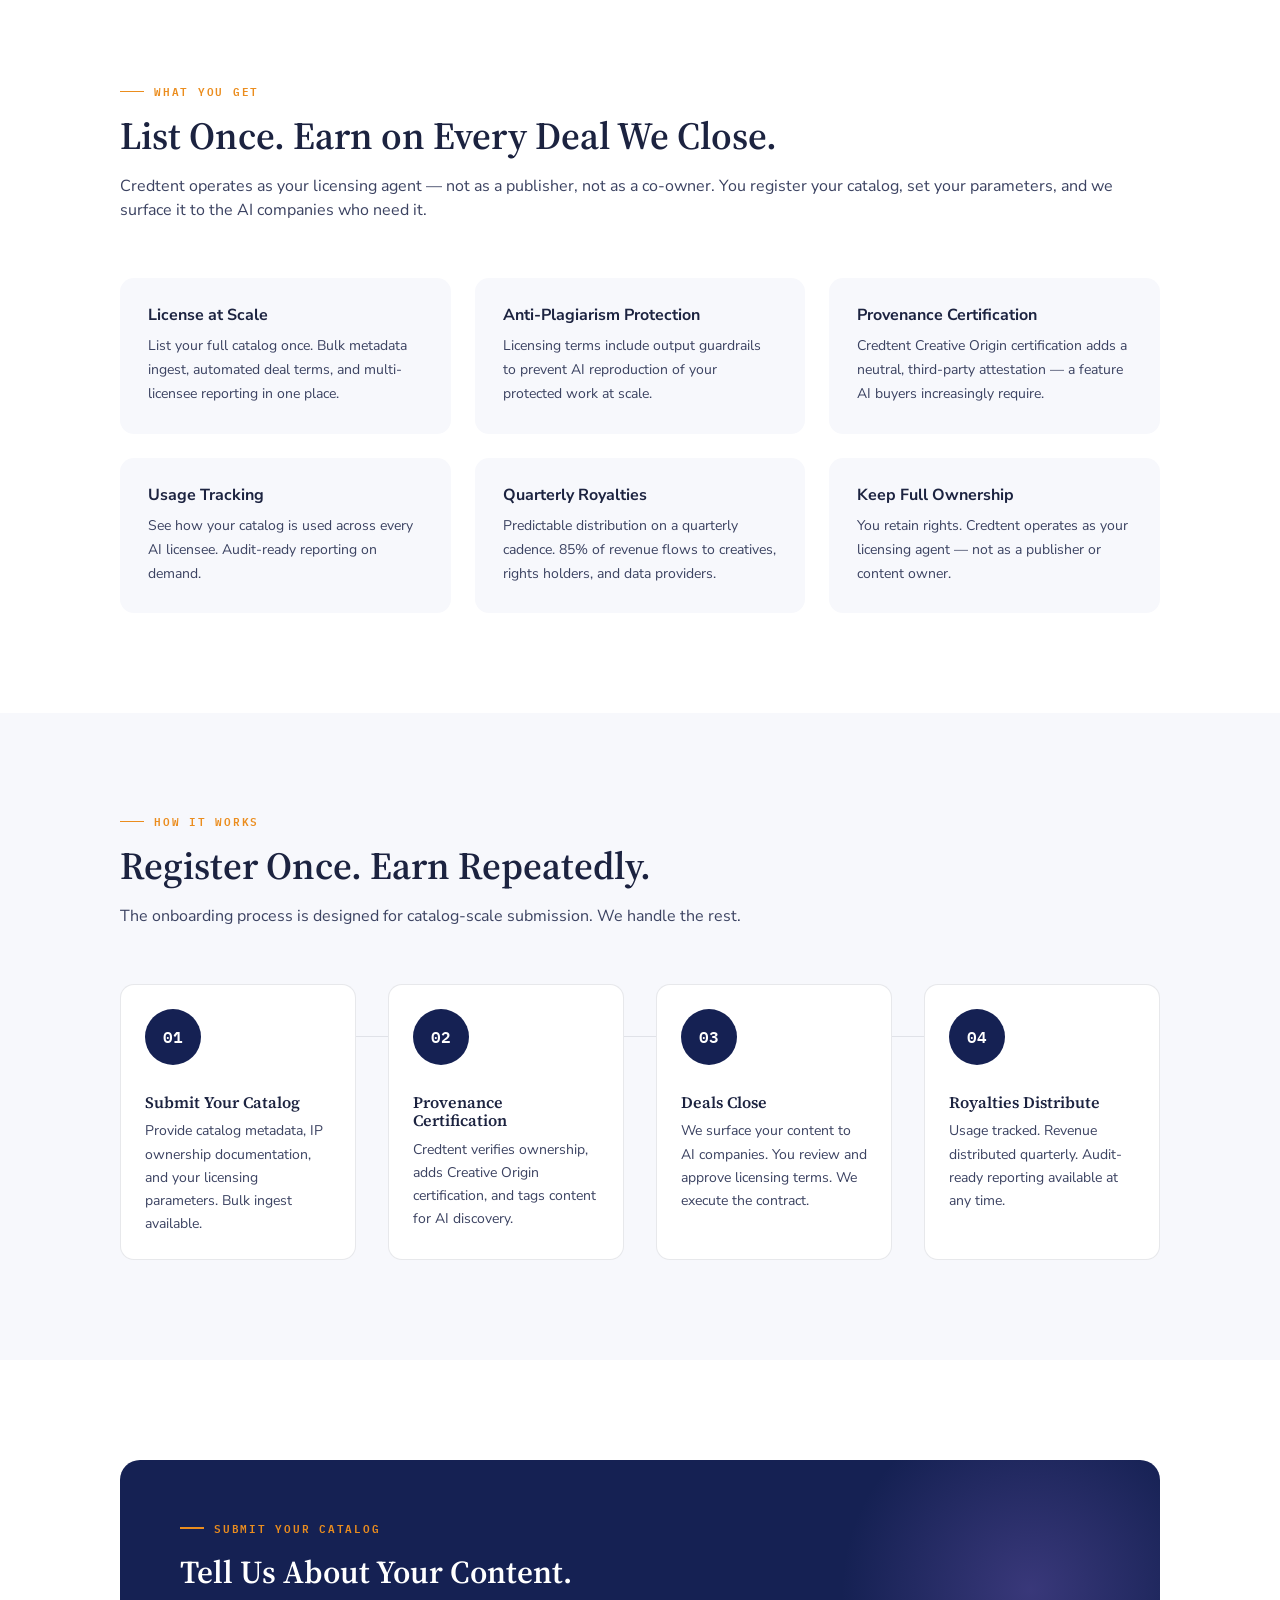
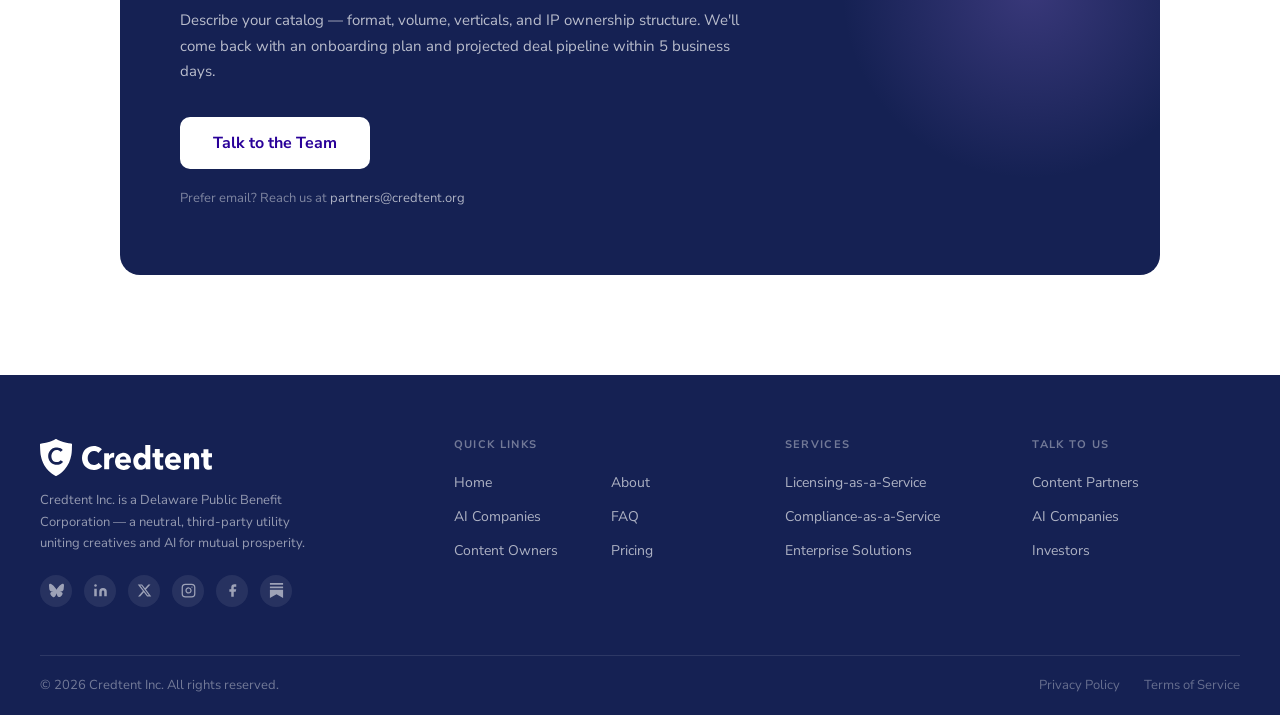
<file: for-content-owners.html>
<!DOCTYPE html>
<html lang="en">
<head>
  <meta charset="UTF-8" />
  <meta name="viewport" content="width=device-width, initial-scale=1.0" />
  <title>For Content Owners — Credtent</title>
  <meta name="description" content="Register your catalog, set your terms, and earn on every AI training deal we close. You keep full ownership. We handle discovery, negotiation, compliance, and royalty distribution." />
  <link rel="stylesheet" href="styles.css" />
  <link rel="apple-touch-icon" sizes="180x180" href="/favicon/apple-touch-icon.png">
  <link rel="icon" type="image/png" sizes="32x32" href="/favicon/favicon-32x32.png">
  <link rel="icon" type="image/png" sizes="16x16" href="/favicon/favicon-16x16.png">
  <link rel="manifest" href="/favicon/site.webmanifest">
  <link rel="mask-icon" href="/favicon/safari-pinned-tab.svg" color="#290099">
  <meta name="msapplication-TileColor" content="#152153">
  <meta name="theme-color" content="#ffffff">
</head>
<body>

<div id="nav-placeholder"></div>

<!-- ══ HERO ══════════════════════════════════════════════════ -->
<section class="page-hero">
  <div class="page-hero-content">
    <div class="eyebrow" style="margin-bottom:20px">For Content Owners &amp; Rights Holders</div>
    <h1>Turn Your Catalog Into a Licensable Asset</h1>
    <p>Publishers, studios, labels, archives, and data providers: register your catalog, set your terms, and earn on every AI training deal we close. You keep full ownership. We handle discovery, negotiation, compliance, and royalty distribution.</p>
    <div class="hero-actions" style="margin-top:32px">
      <a href="#talk-content" class="btn btn-primary">Submit Your Catalog</a>
      <a href="#how-it-works" class="btn btn-outline-white">See How It Works</a>
    </div>
  </div>
</section>

<!-- ══ WHAT YOU KEEP ══════════════════════════════════════════ -->
<section class="section-pad" style="background:#fff">
  <div class="container">
    <div class="co-covered-grid">

      <div>
        <div class="eyebrow" style="margin-bottom:20px">What You Keep</div>
        <ul class="co-checklist">
          <li>Full ownership of your IP</li>
          <li>85% of all licensing revenue</li>
          <li>Control over which AI companies can access your content</li>
          <li>Anti-plagiarism guardrails in every license</li>
          <li>Audit-ready reporting on demand</li>
          <li>Quarterly royalty distribution</li>
        </ul>
      </div>

      <div class="co-trust-items">
        <div class="co-trust-item">
          <div class="co-trust-label">Delaware Public Benefit Corp</div>
        </div>
        <div class="co-trust-item">
          <div class="co-trust-label">85% revenue back to rights holders</div>
        </div>
        <div class="co-trust-item">
          <div class="co-trust-label">You retain full IP ownership</div>
        </div>
        <div class="co-trust-item">
          <div class="co-trust-label">Structurally neutral — we don't compete with you</div>
        </div>
      </div>

    </div>
  </div>
</section>

<!-- ══ THE ECONOMICS ══════════════════════════════════════════ -->
<section class="section-pad" style="background:var(--c-bg-light)">
  <div class="container">
    <div class="fco-economics">
      <div class="fco-economics-stat">
        <div class="fco-stat-num">85%</div>
        <div class="fco-stat-label">to rights holders &amp; data providers</div>
      </div>
      <div class="fco-economics-body">
        <div class="eyebrow" style="margin-bottom:14px">The Economics</div>
        <h2>The Most Rights-Holder-Friendly Revenue Split in the Industry</h2>
        <p>Every deal Credtent closes returns 85% of licensing revenue to the content owners, rights holders, and data providers who made it possible. The other 15% funds the infrastructure that makes the whole system work.</p>
        <h4 style="margin-top:28px;margin-bottom:8px;color:var(--c-heading)">Built Into Every Contract</h4>
        <p>The 85/15 split isn't a negotiating position — it's structural. Every licensing agreement Credtent executes, regardless of deal size, routes revenue to rights holders on a quarterly cadence. No exceptions.</p>
      </div>
    </div>
  </div>
</section>

<!-- ══ WHAT YOU GET ════════════════════════════════════════════ -->
<section class="section-pad" style="background:#fff">
  <div class="container">
    <div class="section-header">
      <div class="eyebrow">What You Get</div>
      <h2>List Once. Earn on Every Deal We Close.</h2>
      <p>Credtent operates as your licensing agent — not as a publisher, not as a co-owner. You register your catalog, set your parameters, and we surface it to the AI companies who need it.</p>
    </div>

    <div class="co-features-grid">

      <div class="co-feature-card">
        <h4>License at Scale</h4>
        <p>List your full catalog once. Bulk metadata ingest, automated deal terms, and multi-licensee reporting in one place.</p>
      </div>

      <div class="co-feature-card">
        <h4>Anti-Plagiarism Protection</h4>
        <p>Licensing terms include output guardrails to prevent AI reproduction of your protected work at scale.</p>
      </div>

      <div class="co-feature-card">
        <h4>Provenance Certification</h4>
        <p>Credtent Creative Origin certification adds a neutral, third-party attestation — a feature AI buyers increasingly require.</p>
      </div>

      <div class="co-feature-card">
        <h4>Usage Tracking</h4>
        <p>See how your catalog is used across every AI licensee. Audit-ready reporting on demand.</p>
      </div>

      <div class="co-feature-card">
        <h4>Quarterly Royalties</h4>
        <p>Predictable distribution on a quarterly cadence. 85% of revenue flows to creatives, rights holders, and data providers.</p>
      </div>

      <div class="co-feature-card">
        <h4>Keep Full Ownership</h4>
        <p>You retain rights. Credtent operates as your licensing agent — not as a publisher or content owner.</p>
      </div>

    </div>
  </div>
</section>

<!-- ══ HOW IT WORKS ═══════════════════════════════════════════ -->
<section id="how-it-works" class="section-pad" style="background:var(--c-bg-light)">
  <div class="container">
    <div class="section-header">
      <div class="eyebrow">How It Works</div>
      <h2>Register Once. Earn Repeatedly.</h2>
      <p>The onboarding process is designed for catalog-scale submission. We handle the rest.</p>
    </div>

    <div class="co-steps-grid">
      <div class="co-step">
        <div class="step-num">01</div>
        <h3>Submit Your Catalog</h3>
        <p>Provide catalog metadata, IP ownership documentation, and your licensing parameters. Bulk ingest available.</p>
      </div>
      <div class="co-step">
        <div class="step-num">02</div>
        <h3>Provenance Certification</h3>
        <p>Credtent verifies ownership, adds Creative Origin certification, and tags content for AI discovery.</p>
      </div>
      <div class="co-step">
        <div class="step-num">03</div>
        <h3>Deals Close</h3>
        <p>We surface your content to AI companies. You review and approve licensing terms. We execute the contract.</p>
      </div>
      <div class="co-step">
        <div class="step-num">04</div>
        <h3>Royalties Distribute</h3>
        <p>Usage tracked. Revenue distributed quarterly. Audit-ready reporting available at any time.</p>
      </div>
    </div>
  </div>
</section>

<!-- ══ SUBMIT YOUR CATALOG ════════════════════════════════════ -->
<section id="talk-content" class="section-pad" style="background:#fff">
  <div class="container">
    <div class="talk-cta">
      <div style="position:absolute;top:-60px;right:-60px;width:380px;height:380px;background:radial-gradient(circle,rgba(124,99,194,0.35) 0%,rgba(41,0,153,0) 70%);pointer-events:none"></div>
      <div style="position:relative;z-index:1">
        <div class="eyebrow" style="margin-bottom:16px">Submit Your Catalog</div>
        <h2 style="color:#fff;font-size:clamp(1.6rem,2.5vw,2.25rem);margin-bottom:16px;line-height:1.25">Tell Us About Your Content.</h2>
        <p style="color:rgba(255,255,255,0.7);font-size:15px;max-width:560px;line-height:1.7;margin-bottom:32px">Describe your catalog — format, volume, verticals, and IP ownership structure. We'll come back with an onboarding plan and projected deal pipeline within 5 business days.</p>
        <a href="https://tally.so/r/VL10Ga" target="_blank" rel="noopener" class="btn btn-primary">Talk to the Team</a>
        <p style="color:rgba(255,255,255,0.45);font-size:13px;margin-top:20px">Prefer email? Reach us at <a href="mailto:partners@credtent.org" style="color:rgba(255,255,255,0.65)">partners@credtent.org</a></p>
      </div>
    </div>
  </div>
</section>

<div id="footer-placeholder"></div>
<script src="components.js"></script>
</body>
</html>
</file>
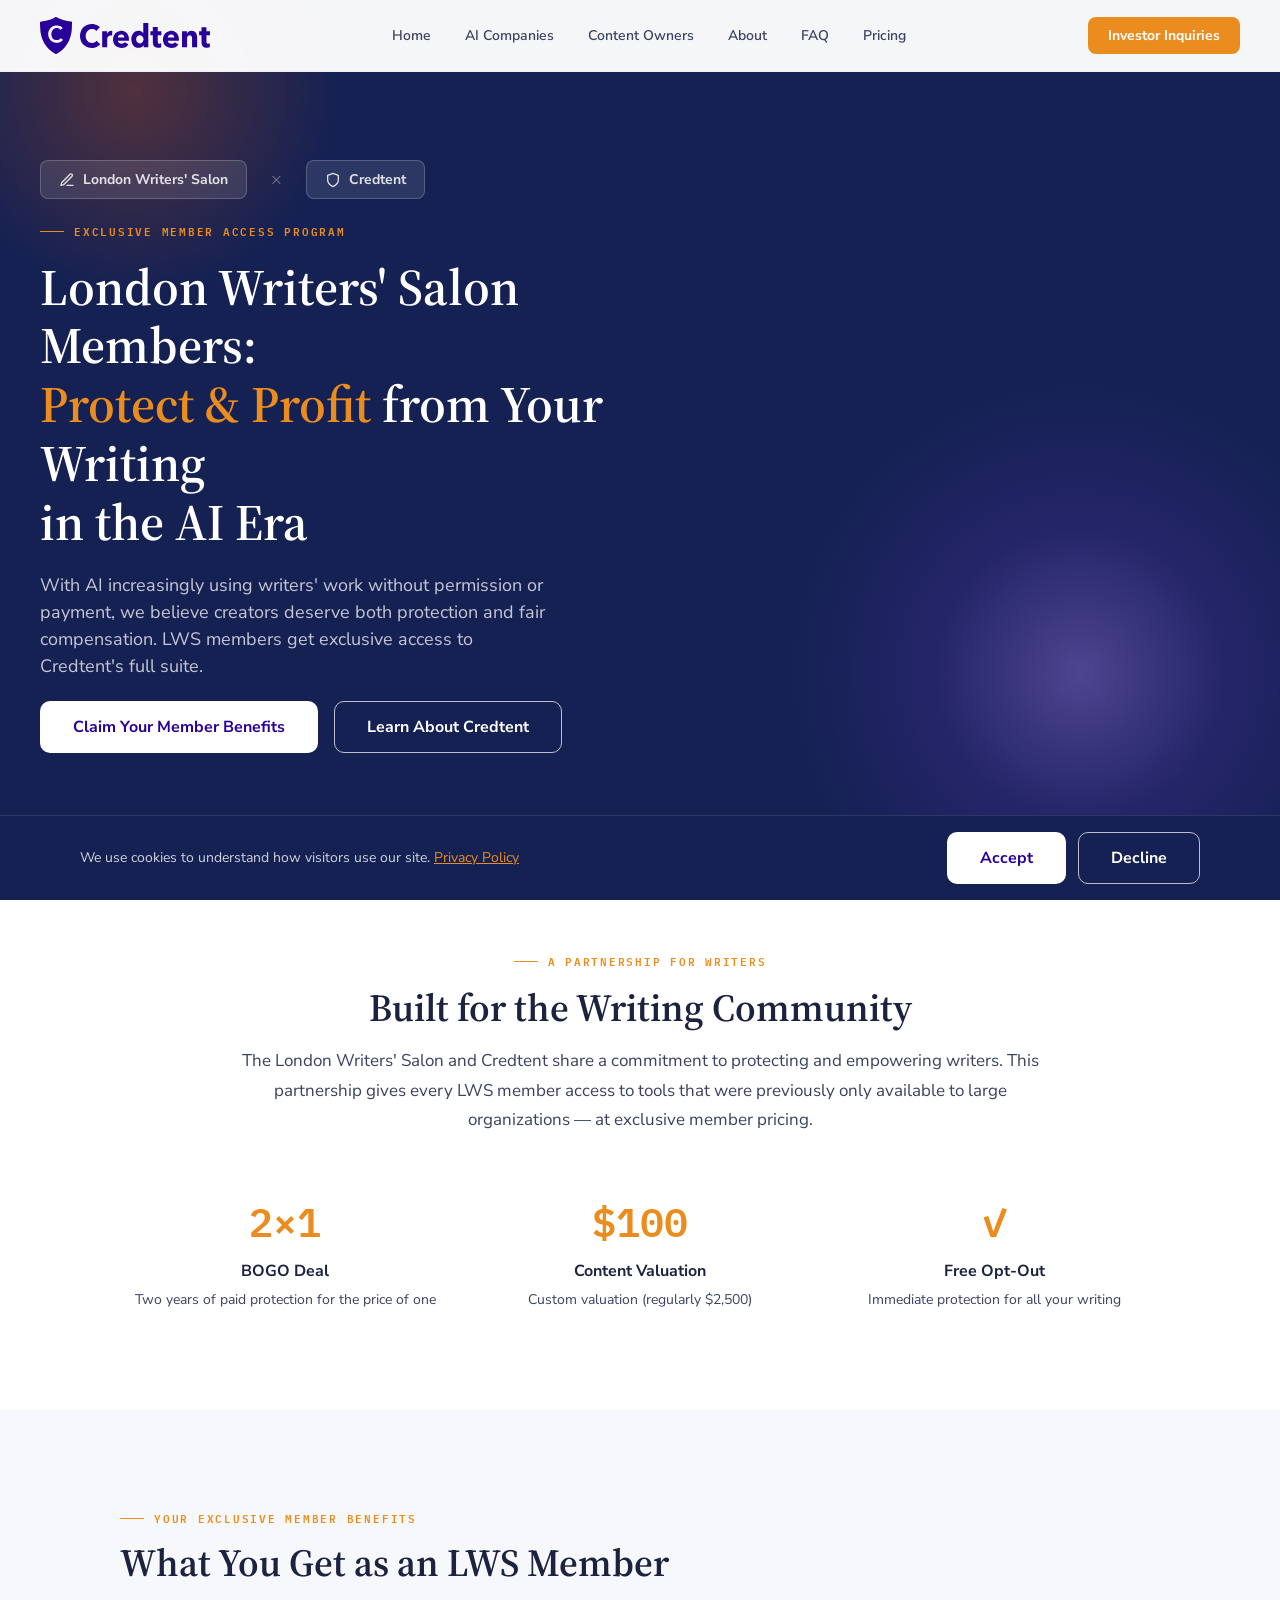
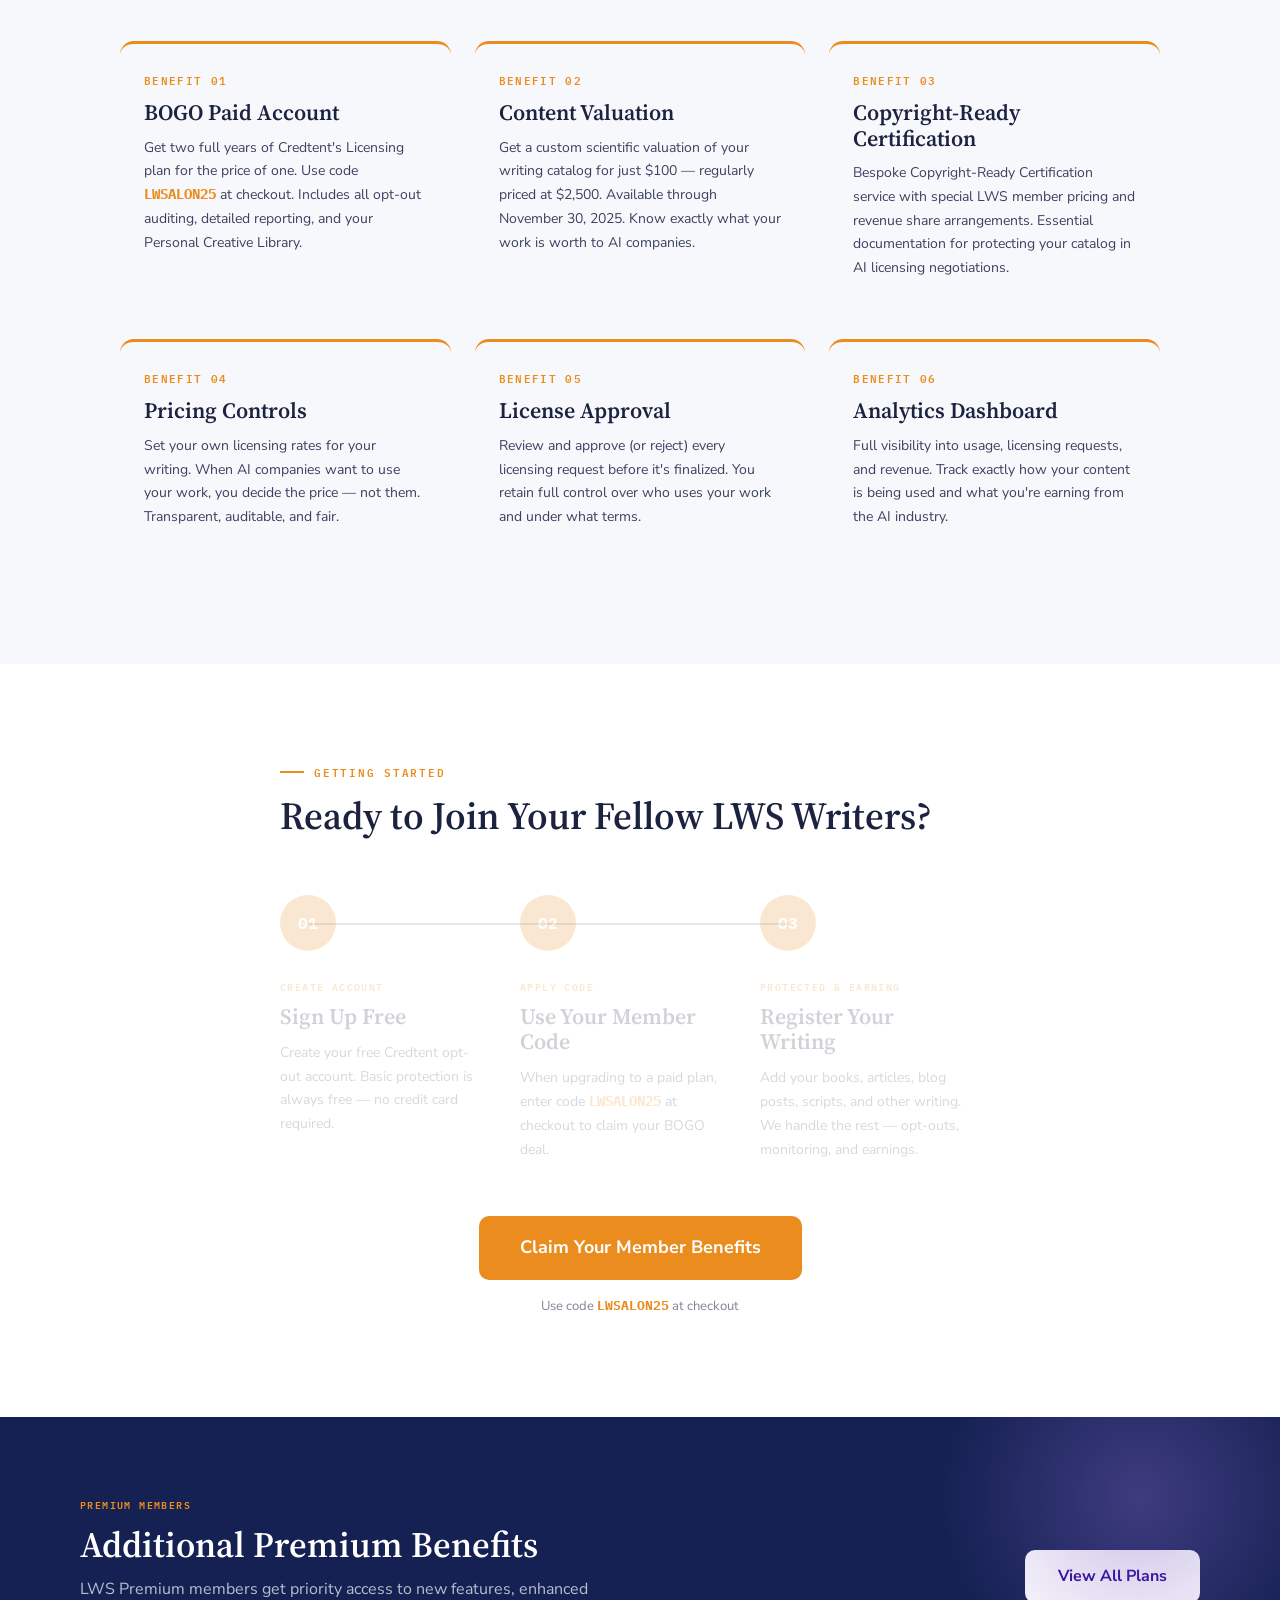
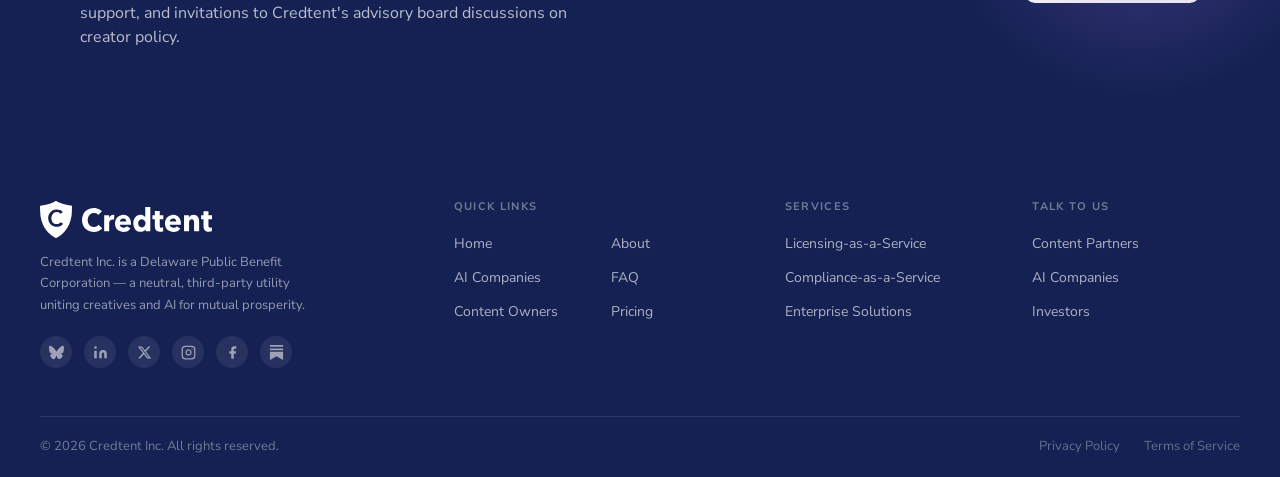
<file: lws.html>
<!DOCTYPE html>
<html lang="en">
<head>
  <meta charset="UTF-8" />
  <meta name="viewport" content="width=device-width, initial-scale=1.0" />
  <title>London Writers' Salon Partnership — Credtent</title>
  <meta name="description" content="London Writers' Salon members: protect and profit from your writing in the AI era. Exclusive member benefits from Credtent." />
  <link rel="stylesheet" href="styles.css" />
  <link rel="apple-touch-icon" sizes="180x180" href="/favicon/apple-touch-icon.png">
  <link rel="icon" type="image/png" sizes="32x32" href="/favicon/favicon-32x32.png">
  <link rel="icon" type="image/png" sizes="16x16" href="/favicon/favicon-16x16.png">
  <link rel="manifest" href="/favicon/site.webmanifest">
  <link rel="mask-icon" href="/favicon/safari-pinned-tab.svg" color="#290099">
  <meta name="msapplication-TileColor" content="#152153">
  <meta name="theme-color" content="#ffffff">
</head>
<body>

<div id="nav-placeholder"></div>

<!-- ══ HERO ══════════════════════════════════════════════════ -->
<section class="hero-dark">
  <div class="hero-inner" style="flex-direction:column;align-items:flex-start">
    <div style="max-width:680px">
      <div class="lws-logo-row" style="justify-content:flex-start">
        <div class="lws-logo-badge">
          <svg width="16" height="16" viewBox="0 0 24 24" fill="none" stroke="currentColor" stroke-width="2" stroke-linecap="round" stroke-linejoin="round"><path d="M12 20h9"/><path d="M16.5 3.5a2.121 2.121 0 0 1 3 3L7 19l-4 1 1-4L16.5 3.5z"/></svg>
          London Writers' Salon
        </div>
        <div class="lws-plus">×</div>
        <div class="lws-logo-badge">
          <svg width="16" height="16" viewBox="0 0 24 24" fill="none" stroke="currentColor" stroke-width="2" stroke-linecap="round" stroke-linejoin="round"><path d="M12 22s8-4 8-10V5l-8-3-8 3v7c0 6 8 10 8 10z"/></svg>
          Credtent
        </div>
      </div>
      <div class="eyebrow" style="margin-bottom:18px">Exclusive Member Access Program</div>
      <h1 style="color:#fff;font-size:clamp(2rem,4vw,3.2rem)">London Writers' Salon Members:<br><span class="accent">Protect &amp; Profit</span> from Your Writing<br>in the AI Era</h1>
      <p class="hero-desc" style="margin-top:20px">
        With AI increasingly using writers' work without permission or payment, we believe creators deserve both protection and fair compensation. LWS members get exclusive access to Credtent's full suite.
      </p>
      <div class="hero-actions" style="margin-top:8px">
        <a href="#benefits" class="btn btn-primary">Claim Your Member Benefits</a>
        <a href="about.html" class="btn btn-outline-white">Learn About Credtent</a>
      </div>
    </div>
  </div>
</section>

<!-- ══ PARTNERSHIP INTRO ══════════════════════════════════════ -->
<section class="section-pad" style="background:#fff">
  <div class="container">
    <div style="max-width:800px;margin:0 auto;text-align:center">
      <div class="eyebrow" style="justify-content:center;margin-bottom:16px">A Partnership for Writers</div>
      <h2>Built for the Writing Community</h2>
      <p style="margin-top:16px;font-size:17px;line-height:1.75">The London Writers' Salon and Credtent share a commitment to protecting and empowering writers. This partnership gives every LWS member access to tools that were previously only available to large organizations — at exclusive member pricing.</p>
    </div>
    <div style="display:grid;grid-template-columns:repeat(3,1fr);gap:24px;margin-top:56px;text-align:center">
      <div>
        <div style="font-family:var(--f-mono);font-size:2.5rem;color:var(--c-orange);font-weight:600;margin-bottom:8px">2×1</div>
        <div style="font-weight:700;color:var(--c-heading);margin-bottom:6px">BOGO Deal</div>
        <div style="font-size:14px;color:var(--c-body)">Two years of paid protection for the price of one</div>
      </div>
      <div>
        <div style="font-family:var(--f-mono);font-size:2.5rem;color:var(--c-orange);font-weight:600;margin-bottom:8px">$100</div>
        <div style="font-weight:700;color:var(--c-heading);margin-bottom:6px">Content Valuation</div>
        <div style="font-size:14px;color:var(--c-body)">Custom valuation (regularly $2,500)</div>
      </div>
      <div>
        <div style="font-family:var(--f-mono);font-size:2.5rem;color:var(--c-orange);font-weight:600;margin-bottom:8px">✓</div>
        <div style="font-weight:700;color:var(--c-heading);margin-bottom:6px">Free Opt-Out</div>
        <div style="font-size:14px;color:var(--c-body)">Immediate protection for all your writing</div>
      </div>
    </div>
  </div>
</section>

<!-- ══ EXCLUSIVE BENEFITS ══════════════════════════════════════ -->
<section class="section-pad" style="background:var(--c-bg-light)" id="benefits">
  <div class="container">
    <div class="section-header">
      <div class="eyebrow">Your Exclusive Member Benefits</div>
      <h2>What You Get as an LWS Member</h2>
    </div>

    <div class="benefits-grid">

      <div class="benefit-card">
        <div class="num">Benefit 01</div>
        <h3>BOGO Paid Account</h3>
        <p>Get two full years of Credtent's Licensing plan for the price of one. Use code <strong style="color:var(--c-orange);font-family:var(--f-mono)">LWSALON25</strong> at checkout. Includes all opt-out auditing, detailed reporting, and your Personal Creative Library.</p>
      </div>

      <div class="benefit-card">
        <div class="num">Benefit 02</div>
        <h3>Content Valuation</h3>
        <p>Get a custom scientific valuation of your writing catalog for just $100 — regularly priced at $2,500. Available through November 30, 2025. Know exactly what your work is worth to AI companies.</p>
      </div>

      <div class="benefit-card">
        <div class="num">Benefit 03</div>
        <h3>Copyright-Ready Certification</h3>
        <p>Bespoke Copyright-Ready Certification service with special LWS member pricing and revenue share arrangements. Essential documentation for protecting your catalog in AI licensing negotiations.</p>
      </div>

      <div class="benefit-card">
        <div class="num">Benefit 04</div>
        <h3>Pricing Controls</h3>
        <p>Set your own licensing rates for your writing. When AI companies want to use your work, you decide the price — not them. Transparent, auditable, and fair.</p>
      </div>

      <div class="benefit-card">
        <div class="num">Benefit 05</div>
        <h3>License Approval</h3>
        <p>Review and approve (or reject) every licensing request before it's finalized. You retain full control over who uses your work and under what terms.</p>
      </div>

      <div class="benefit-card">
        <div class="num">Benefit 06</div>
        <h3>Analytics Dashboard</h3>
        <p>Full visibility into usage, licensing requests, and revenue. Track exactly how your content is being used and what you're earning from the AI industry.</p>
      </div>

    </div>
  </div>
</section>

<!-- ══ HOW TO JOIN ════════════════════════════════════════════ -->
<section class="section-pad" style="background:#fff">
  <div class="container" style="max-width:800px">
    <div class="section-header">
      <div class="eyebrow">Getting Started</div>
      <h2>Ready to Join Your Fellow LWS Writers?</h2>
    </div>

    <div class="steps-grid">
      <div class="step">
        <div class="step-num" style="background:var(--c-orange)">01</div>
        <div class="step-label">Create Account</div>
        <h3>Sign Up Free</h3>
        <p>Create your free Credtent opt-out account. Basic protection is always free — no credit card required.</p>
      </div>
      <div class="step">
        <div class="step-num" style="background:var(--c-orange)">02</div>
        <div class="step-label">Apply Code</div>
        <h3>Use Your Member Code</h3>
        <p>When upgrading to a paid plan, enter code <strong style="color:var(--c-orange);font-family:var(--f-mono)">LWSALON25</strong> at checkout to claim your BOGO deal.</p>
      </div>
      <div class="step">
        <div class="step-num" style="background:var(--c-orange)">03</div>
        <div class="step-label">Protected &amp; Earning</div>
        <h3>Register Your Writing</h3>
        <p>Add your books, articles, blog posts, scripts, and other writing. We handle the rest — opt-outs, monitoring, and earnings.</p>
      </div>
    </div>

    <div style="text-align:center;margin-top:48px">
      <a href="#" class="btn btn-orange" style="font-size:18px;padding:16px 40px">Claim Your Member Benefits</a>
      <div style="margin-top:16px;font-size:13px;color:var(--c-muted)">Use code <strong style="font-family:var(--f-mono);color:var(--c-orange)">LWSALON25</strong> at checkout</div>
    </div>
  </div>
</section>

<!-- ══ ADDITIONAL PREMIUM ══════════════════════════════════════ -->
<section class="cta-banner">
  <div class="cta-banner-inner">
    <div>
      <div class="cta-banner-label">Premium Members</div>
      <h2>Additional Premium Benefits</h2>
      <p>LWS Premium members get priority access to new features, enhanced support, and invitations to Credtent's advisory board discussions on creator policy.</p>
    </div>
    <a href="pricing.html" class="btn btn-primary" style="flex-shrink:0">View All Plans</a>
  </div>
</section>

<div id="footer-placeholder"></div>
<script src="components.js"></script>
</body>
</html>
</file>
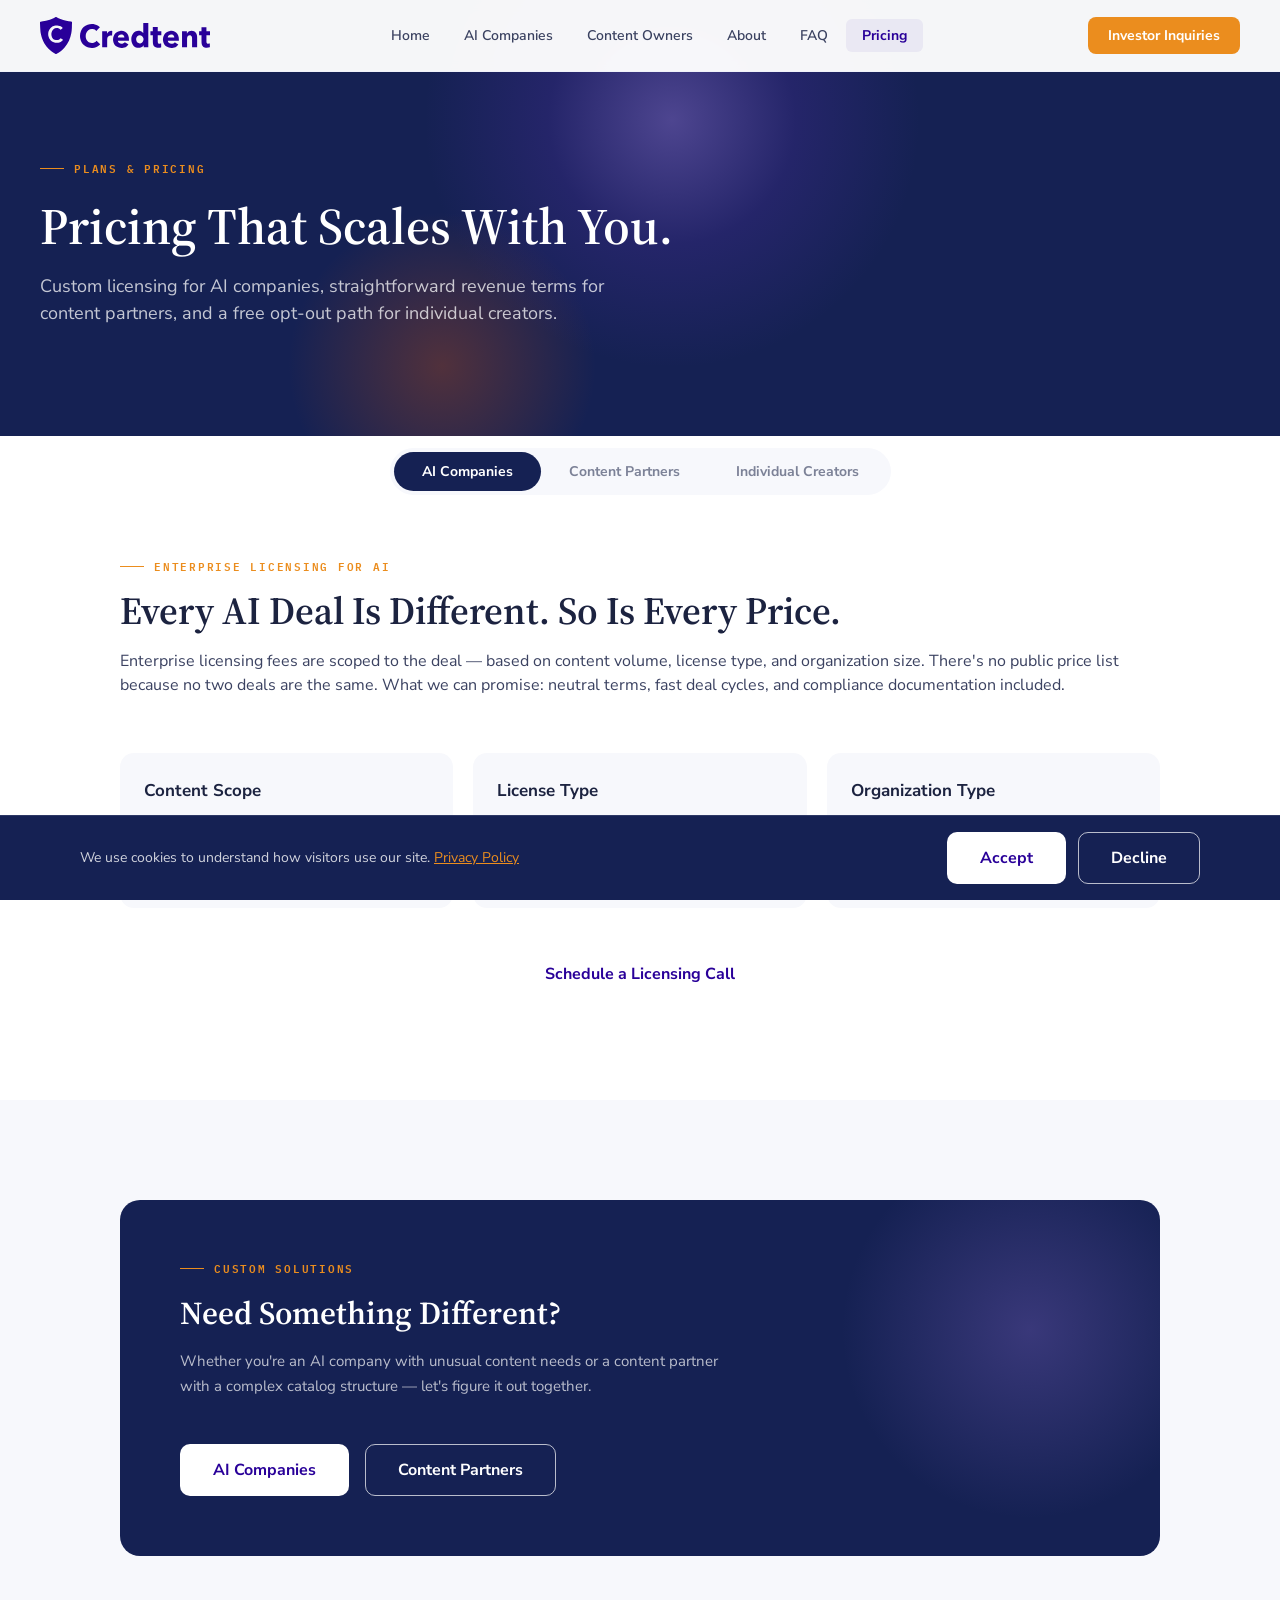
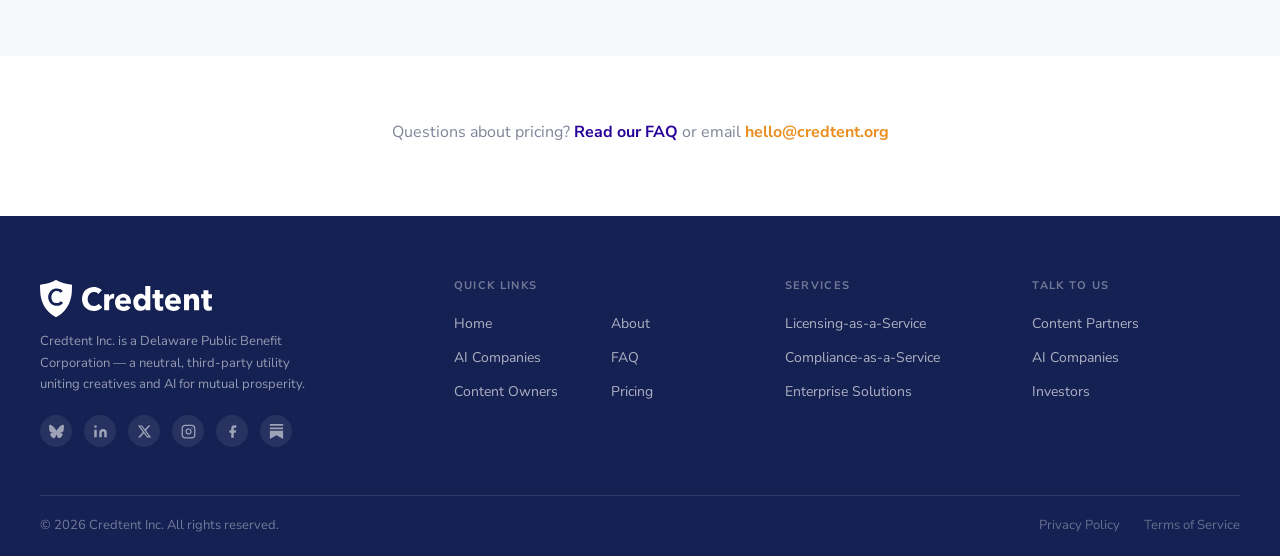
<file: pricing.html>
<!DOCTYPE html>
<html lang="en">
<head>
  <meta charset="UTF-8" />
  <meta name="viewport" content="width=device-width, initial-scale=1.0" />
  <title>Pricing — Credtent</title>
  <meta name="description" content="Custom licensing for AI companies, straightforward revenue terms for content partners, and a free opt-out path for individual creators." />
  <link rel="stylesheet" href="styles.css" />
  <link rel="apple-touch-icon" sizes="180x180" href="/favicon/apple-touch-icon.png">
  <link rel="icon" type="image/png" sizes="32x32" href="/favicon/favicon-32x32.png">
  <link rel="icon" type="image/png" sizes="16x16" href="/favicon/favicon-16x16.png">
  <link rel="manifest" href="/favicon/site.webmanifest">
  <link rel="mask-icon" href="/favicon/safari-pinned-tab.svg" color="#290099">
  <meta name="msapplication-TileColor" content="#152153">
  <meta name="theme-color" content="#ffffff">
</head>
<body>

<div id="nav-placeholder"></div>

<!-- ══ PAGE HERO ══════════════════════════════════════════════ -->
<section class="page-hero">
  <div class="page-hero-content">
    <div class="eyebrow" style="margin-bottom:20px">Plans &amp; Pricing</div>
    <h1>Pricing That Scales With You.</h1>
    <p>Custom licensing for AI companies, straightforward revenue terms for content partners, and a free opt-out path for individual creators.</p>
  </div>
</section>

<!-- sentinel: becomes hidden when tab bar sticks, triggering the border -->
<div id="pricing-tabs-sentinel" style="height:1px;margin-top:-1px"></div>

<!-- ══ TAB BAR ════════════════════════════════════════════════ -->
<div class="pricing-page-tabs">
  <div class="container">
    <div class="pricing-tabs">
      <button class="pricing-tab active" data-panel="ai-companies">AI Companies</button>
      <button class="pricing-tab" data-panel="content-partners">Content Partners</button>
      <button class="pricing-tab" data-panel="creators">Individual Creators</button>
    </div>
  </div>
</div>

<!-- ══ PANEL: AI COMPANIES ════════════════════════════════════ -->
<div id="pricing-panel-ai-companies" class="pricing-panel active">
  <section class="section-pad" style="background:#fff">
    <div class="container">
      <div class="section-header">
        <div class="eyebrow">Enterprise Licensing for AI</div>
        <h2>Every AI Deal Is Different. So Is Every Price.</h2>
        <p>Enterprise licensing fees are scoped to the deal — based on content volume, license type, and organization size. There's no public price list because no two deals are the same. What we can promise: neutral terms, fast deal cycles, and compliance documentation included.</p>
      </div>

      <div class="pricing-criteria-grid">
        <div class="pricing-criteria-card">
          <h4>Content Scope</h4>
          <p>Pricing scales with the size and breadth of the corpus — from a single vertical to full multimodal catalog access.</p>
        </div>
        <div class="pricing-criteria-card">
          <h4>License Type</h4>
          <p>Prospective and retroactive licensing are scoped separately. Compliance add-ons (EU AI Act, CA AB 2013) are included.</p>
        </div>
        <div class="pricing-criteria-card">
          <h4>Organization Type</h4>
          <p>Startups, growth-stage companies, and frontier labs are priced differently. Indemnification is included at all tiers.</p>
        </div>
      </div>

      <div style="text-align:center">
        <a href="for-ai-companies.html#talk-licensing" class="btn btn-primary">Schedule a Licensing Call</a>
      </div>
    </div>
  </section>
</div>

<!-- ══ PANEL: CONTENT PARTNERS ═══════════════════════════════ -->
<div id="pricing-panel-content-partners" class="pricing-panel">
  <section class="section-pad" style="background:#fff">
    <div class="container">
      <div class="section-header">
        <div class="eyebrow">Content Partners</div>
        <h2>List Your Catalog. Earn on Every Deal We Close.</h2>
        <p>Content partners keep 85% of every licensing deal. The tier you choose determines the level of service and support you receive.</p>
      </div>

      <div class="pricing-grid">

        <!-- Starter Partner -->
        <div class="pricing-card">
          <h3>Starter Partner</h3>
          <div style="font-size:13px;color:var(--c-muted);margin-top:4px">For individual rights holders</div>
          <div class="price">
            <span class="price-amount">85/15</span>
          </div>
          <p class="pricing-desc">No platform fee. You keep 85% of every deal we close on your behalf.</p>
          <div class="pricing-features">
            <div class="pricing-feature">
              <svg viewBox="0 0 24 24" fill="none" stroke="currentColor" stroke-width="2.5" stroke-linecap="round" stroke-linejoin="round"><polyline points="20 6 9 17 4 12"/></svg>
              Catalog registration &amp; provenance certification
            </div>
            <div class="pricing-feature">
              <svg viewBox="0 0 24 24" fill="none" stroke="currentColor" stroke-width="2.5" stroke-linecap="round" stroke-linejoin="round"><polyline points="20 6 9 17 4 12"/></svg>
              AI company deal matching
            </div>
            <div class="pricing-feature">
              <svg viewBox="0 0 24 24" fill="none" stroke="currentColor" stroke-width="2.5" stroke-linecap="round" stroke-linejoin="round"><polyline points="20 6 9 17 4 12"/></svg>
              Quarterly royalty distribution
            </div>
            <div class="pricing-feature">
              <svg viewBox="0 0 24 24" fill="none" stroke="currentColor" stroke-width="2.5" stroke-linecap="round" stroke-linejoin="round"><polyline points="20 6 9 17 4 12"/></svg>
              Standard usage reporting
            </div>
          </div>
          <a href="for-content-owners.html#talk-content" class="btn btn-outline-navy" style="width:100%;justify-content:center">Contact Us</a>
        </div>

        <!-- Organization License -->
        <div class="pricing-card popular">
          <div class="popular-badge">Most Popular</div>
          <h3>Organization License</h3>
          <div style="font-size:13px;color:var(--c-muted);margin-top:4px">For guilds, publishers &amp; studios</div>
          <div class="price">
            <span class="price-amount">85/15</span>
            <span class="price-period">+ premium</span>
          </div>
          <p class="pricing-desc">All the benefits of Starter, plus dedicated support, enhanced reporting, and priority deal placement.</p>
          <div class="pricing-features">
            <div class="pricing-feature">
              <svg viewBox="0 0 24 24" fill="none" stroke="currentColor" stroke-width="2.5" stroke-linecap="round" stroke-linejoin="round"><polyline points="20 6 9 17 4 12"/></svg>
              All Starter Partner benefits
            </div>
            <div class="pricing-feature">
              <svg viewBox="0 0 24 24" fill="none" stroke="currentColor" stroke-width="2.5" stroke-linecap="round" stroke-linejoin="round"><polyline points="20 6 9 17 4 12"/></svg>
              Bulk catalog ingest &amp; metadata tooling
            </div>
            <div class="pricing-feature">
              <svg viewBox="0 0 24 24" fill="none" stroke="currentColor" stroke-width="2.5" stroke-linecap="round" stroke-linejoin="round"><polyline points="20 6 9 17 4 12"/></svg>
              Priority deal placement
            </div>
            <div class="pricing-feature">
              <svg viewBox="0 0 24 24" fill="none" stroke="currentColor" stroke-width="2.5" stroke-linecap="round" stroke-linejoin="round"><polyline points="20 6 9 17 4 12"/></svg>
              Dedicated account manager
            </div>
            <div class="pricing-feature">
              <svg viewBox="0 0 24 24" fill="none" stroke="currentColor" stroke-width="2.5" stroke-linecap="round" stroke-linejoin="round"><polyline points="20 6 9 17 4 12"/></svg>
              Audit-ready reporting on demand
            </div>
          </div>
          <a href="for-content-owners.html#talk-content" class="btn btn-orange" style="width:100%;justify-content:center">Talk to Us</a>
        </div>

        <!-- Enterprise -->
        <div class="pricing-card">
          <h3>Enterprise</h3>
          <div style="font-size:13px;color:var(--c-muted);margin-top:4px">For large catalogs &amp; data providers</div>
          <div class="price">
            <span class="price-amount" style="font-size:1.5rem">Custom</span>
          </div>
          <p class="pricing-desc">Fully bespoke onboarding, custom API integration, and a dedicated legal and compliance team.</p>
          <div class="pricing-features">
            <div class="pricing-feature">
              <svg viewBox="0 0 24 24" fill="none" stroke="currentColor" stroke-width="2.5" stroke-linecap="round" stroke-linejoin="round"><polyline points="20 6 9 17 4 12"/></svg>
              All Organization License benefits
            </div>
            <div class="pricing-feature">
              <svg viewBox="0 0 24 24" fill="none" stroke="currentColor" stroke-width="2.5" stroke-linecap="round" stroke-linejoin="round"><polyline points="20 6 9 17 4 12"/></svg>
              Custom API &amp; data pipeline integration
            </div>
            <div class="pricing-feature">
              <svg viewBox="0 0 24 24" fill="none" stroke="currentColor" stroke-width="2.5" stroke-linecap="round" stroke-linejoin="round"><polyline points="20 6 9 17 4 12"/></svg>
              Dedicated legal advisory
            </div>
            <div class="pricing-feature">
              <svg viewBox="0 0 24 24" fill="none" stroke="currentColor" stroke-width="2.5" stroke-linecap="round" stroke-linejoin="round"><polyline points="20 6 9 17 4 12"/></svg>
              SLA with 99.9% uptime guarantee
            </div>
          </div>
          <a href="for-content-owners.html#talk-content" class="btn btn-outline-navy" style="width:100%;justify-content:center">Contact Us</a>
        </div>

      </div>
    </div>
  </section>
</div>

<!-- ══ PANEL: INDIVIDUAL CREATORS ════════════════════════════ -->
<div id="pricing-panel-creators" class="pricing-panel">
  <section class="section-pad" style="background:#fff">
    <div class="container">
      <div class="section-header">
        <div class="eyebrow">Individual Creators</div>
        <h2>Protect Your Work. License It If You Want.</h2>
        <p>Every creator gets a free path to opt out. Upgrade to start earning from AI licensing and gain control over your terms.</p>
      </div>

      <div class="pricing-grid">

        <!-- Free Opt-Out -->
        <div class="pricing-card">
          <h3>Free Opt-Out</h3>
          <div style="font-size:13px;color:var(--c-muted);margin-top:4px">For every creator</div>
          <div class="price">
            <span class="price-amount">$0</span>
            <span class="price-period">/ forever</span>
          </div>
          <p class="pricing-desc">The basic right to say no — available to every creator, always free.</p>
          <div class="pricing-features">
            <div class="pricing-feature">
              <svg viewBox="0 0 24 24" fill="none" stroke="currentColor" stroke-width="2.5" stroke-linecap="round" stroke-linejoin="round"><polyline points="20 6 9 17 4 12"/></svg>
              Opt out your specific name and creative works
            </div>
            <div class="pricing-feature">
              <svg viewBox="0 0 24 24" fill="none" stroke="currentColor" stroke-width="2.5" stroke-linecap="round" stroke-linejoin="round"><polyline points="20 6 9 17 4 12"/></svg>
              Include your website or specific pages
            </div>
            <div class="pricing-feature">
              <svg viewBox="0 0 24 24" fill="none" stroke="currentColor" stroke-width="2.5" stroke-linecap="round" stroke-linejoin="round"><polyline points="20 6 9 17 4 12"/></svg>
              Submissions tracked for compliance &amp; posterity
            </div>
          </div>
          <a href="https://registry.credtent.org/auth/sign-up" target="_blank" rel="noopener" class="btn btn-outline-navy" style="width:100%;justify-content:center">Get Started</a>
        </div>

        <!-- Licensing -->
        <div class="pricing-card popular">
          <div class="popular-badge">Most Popular</div>
          <h3>Licensing</h3>
          <div style="font-size:13px;color:var(--c-muted);margin-top:4px">For active creators</div>
          <div class="price">
            <span class="price-amount">$49</span>
            <span class="price-period">/ year</span>
          </div>
          <p class="pricing-desc">Start earning from AI usage while maintaining selective control over your work.</p>
          <div class="pricing-features">
            <div class="pricing-feature">
              <svg viewBox="0 0 24 24" fill="none" stroke="currentColor" stroke-width="2.5" stroke-linecap="round" stroke-linejoin="round"><polyline points="20 6 9 17 4 12"/></svg>
              Opt out for non-licensed LLMs &amp; AI tools
            </div>
            <div class="pricing-feature">
              <svg viewBox="0 0 24 24" fill="none" stroke="currentColor" stroke-width="2.5" stroke-linecap="round" stroke-linejoin="round"><polyline points="20 6 9 17 4 12"/></svg>
              Opt-out auditing &amp; detailed reporting
            </div>
            <div class="pricing-feature">
              <svg viewBox="0 0 24 24" fill="none" stroke="currentColor" stroke-width="2.5" stroke-linecap="round" stroke-linejoin="round"><polyline points="20 6 9 17 4 12"/></svg>
              Personal Creative Library
            </div>
            <div class="pricing-feature">
              <svg viewBox="0 0 24 24" fill="none" stroke="currentColor" stroke-width="2.5" stroke-linecap="round" stroke-linejoin="round"><polyline points="20 6 9 17 4 12"/></svg>
              AI Content Request Marketplace access
            </div>
            <div class="pricing-feature">
              <svg viewBox="0 0 24 24" fill="none" stroke="currentColor" stroke-width="2.5" stroke-linecap="round" stroke-linejoin="round"><polyline points="20 6 9 17 4 12"/></svg>
              Submissions tracked for compliance
            </div>
          </div>
          <a href="https://registry.credtent.org/auth/sign-up" target="_blank" rel="noopener" class="btn btn-orange" style="width:100%;justify-content:center">Get Started</a>
        </div>

        <!-- Premium Licensing -->
        <div class="pricing-card">
          <h3>Premium Licensing</h3>
          <div style="font-size:13px;color:var(--c-muted);margin-top:4px">For power creators</div>
          <div class="price">
            <span class="price-amount">$99</span>
            <span class="price-period">/ year</span>
          </div>
          <p class="pricing-desc">Full control over your licensing terms with science-backed content valuation.</p>
          <div class="pricing-features">
            <div class="pricing-feature">
              <svg viewBox="0 0 24 24" fill="none" stroke="currentColor" stroke-width="2.5" stroke-linecap="round" stroke-linejoin="round"><polyline points="20 6 9 17 4 12"/></svg>
              All Licensing plan benefits
            </div>
            <div class="pricing-feature">
              <svg viewBox="0 0 24 24" fill="none" stroke="currentColor" stroke-width="2.5" stroke-linecap="round" stroke-linejoin="round"><polyline points="20 6 9 17 4 12"/></svg>
              Pricing Valuation report
            </div>
            <div class="pricing-feature">
              <svg viewBox="0 0 24 24" fill="none" stroke="currentColor" stroke-width="2.5" stroke-linecap="round" stroke-linejoin="round"><polyline points="20 6 9 17 4 12"/></svg>
              Set your own pricing
            </div>
            <div class="pricing-feature">
              <svg viewBox="0 0 24 24" fill="none" stroke="currentColor" stroke-width="2.5" stroke-linecap="round" stroke-linejoin="round"><polyline points="20 6 9 17 4 12"/></svg>
              Control your licensing terms
            </div>
            <div class="pricing-feature">
              <svg viewBox="0 0 24 24" fill="none" stroke="currentColor" stroke-width="2.5" stroke-linecap="round" stroke-linejoin="round"><polyline points="20 6 9 17 4 12"/></svg>
              License approval review
            </div>
          </div>
          <a href="https://registry.credtent.org/auth/sign-up" target="_blank" rel="noopener" class="btn btn-outline-navy" style="width:100%;justify-content:center">Get Started</a>
        </div>

      </div>
    </div>
  </section>
</div>

<!-- ══ CUSTOM SOLUTIONS (always visible) ══════════════════════ -->
<section class="section-pad" style="background:var(--c-bg-light)">
  <div class="container">
    <div class="talk-cta">
      <div style="position:absolute;top:-60px;right:-60px;width:380px;height:380px;background:radial-gradient(circle,rgba(124,99,194,0.35) 0%,rgba(41,0,153,0) 70%);pointer-events:none"></div>
      <div style="position:relative;z-index:1">
        <div class="eyebrow" style="margin-bottom:16px">Custom Solutions</div>
        <h2 style="color:#fff;font-size:clamp(1.6rem,2.5vw,2.25rem);margin-bottom:16px;line-height:1.25">Need Something Different?</h2>
        <p style="color:rgba(255,255,255,0.7);font-size:15px;max-width:560px;line-height:1.7;margin-bottom:32px">Whether you're an AI company with unusual content needs or a content partner with a complex catalog structure — let's figure it out together.</p>
        <div class="hero-actions" style="flex-wrap:nowrap">
          <a href="for-ai-companies.html#talk-licensing" class="btn btn-primary">AI Companies</a>
          <a href="for-content-owners.html#talk-content" class="btn btn-outline-white">Content Partners</a>
        </div>
      </div>
    </div>
  </div>
</section>

<!-- ══ FAQ NOTE ════════════════════════════════════════════════ -->
<section class="section-pad-sm" style="background:#fff;text-align:center">
  <div class="container">
    <p style="font-size:16px;color:var(--c-muted)">Questions about pricing? <a href="faq.html" style="color:var(--c-purple);font-weight:700">Read our FAQ</a> or email <a href="mailto:hello@credtent.org" style="color:var(--c-orange);font-weight:700">hello@credtent.org</a></p>
  </div>
</section>

<div id="footer-placeholder"></div>

<script>
  (function () {
    // Show border only when tab bar is stuck
    var sentinel = document.getElementById('pricing-tabs-sentinel');
    var tabBar   = document.querySelector('.pricing-page-tabs');
    if (sentinel && tabBar) {
      new IntersectionObserver(function (entries) {
        tabBar.classList.toggle('is-stuck', !entries[0].isIntersecting);
      }).observe(sentinel);
    }

    // On mobile: track nav visibility and keep tab bar directly below it.
    // Must wait for components.js to inject the nav via its DOMContentLoaded handler.
    // setTimeout(0) ensures we run after all DOMContentLoaded handlers have fired.
    document.addEventListener('DOMContentLoaded', function () {
      setTimeout(function () {
        var nav = document.querySelector('.nav');
        if (!nav || !tabBar) return;

        function syncTop() {
          if (window.innerWidth > 640) {
            tabBar.style.top = '';   // let CSS handle desktop
            return;
          }
          // Nav slides in/out via transform; offsetHeight stays constant.
          var navBottom = nav.classList.contains('nav--hidden') ? 0 : nav.offsetHeight;
          tabBar.style.top = navBottom + 'px';
        }

        new MutationObserver(syncTop).observe(nav, { attributes: true, attributeFilter: ['class'] });
        window.addEventListener('resize', syncTop, { passive: true });
        syncTop();
      }, 0);
    });

    var tabs   = document.querySelectorAll('.pricing-page-tabs .pricing-tab');
    var panels = document.querySelectorAll('.pricing-panel');

    // Activate a tab by its panel key (e.g. 'ai-companies')
    function activateTab(key) {
      var matched = false;
      tabs.forEach(function (t) {
        t.classList.toggle('active', t.dataset.panel === key);
        if (t.dataset.panel === key) matched = true;
      });
      // Fall back to first tab if key is unrecognised
      if (!matched) {
        tabs[0] && tabs[0].classList.add('active');
        key = tabs[0] ? tabs[0].dataset.panel : key;
      }
      panels.forEach(function (p) {
        p.classList.toggle('active', p.id === 'pricing-panel-' + key);
      });
    }

    // Read hash on load (strip leading #, default to first tab)
    var defaultKey = tabs[0] ? tabs[0].dataset.panel : 'ai-companies';
    var initialKey = location.hash ? location.hash.slice(1) : defaultKey;
    activateTab(initialKey);

    // Update URL hash and activate tab on click
    tabs.forEach(function (tab) {
      tab.addEventListener('click', function () {
        var key = tab.dataset.panel;

        // Update hash without triggering a page jump (pushState keeps history)
        history.pushState(null, '', '#' + key);
        activateTab(key);

        // When stuck, scroll so the panel top sits flush below the tab bar
        var panel = document.getElementById('pricing-panel-' + key);
        if (tabBar && tabBar.classList.contains('is-stuck') && panel) {
          var tabBarBottom = tabBar.getBoundingClientRect().bottom;
          var panelTop     = panel.getBoundingClientRect().top;
          window.scrollBy({ top: panelTop - tabBarBottom, behavior: 'instant' });
        }
      });
    });

    // Handle browser back / forward
    window.addEventListener('popstate', function () {
      activateTab(location.hash ? location.hash.slice(1) : defaultKey);
    });
  }());
</script>
<script src="components.js"></script>
</body>
</html>
</file>
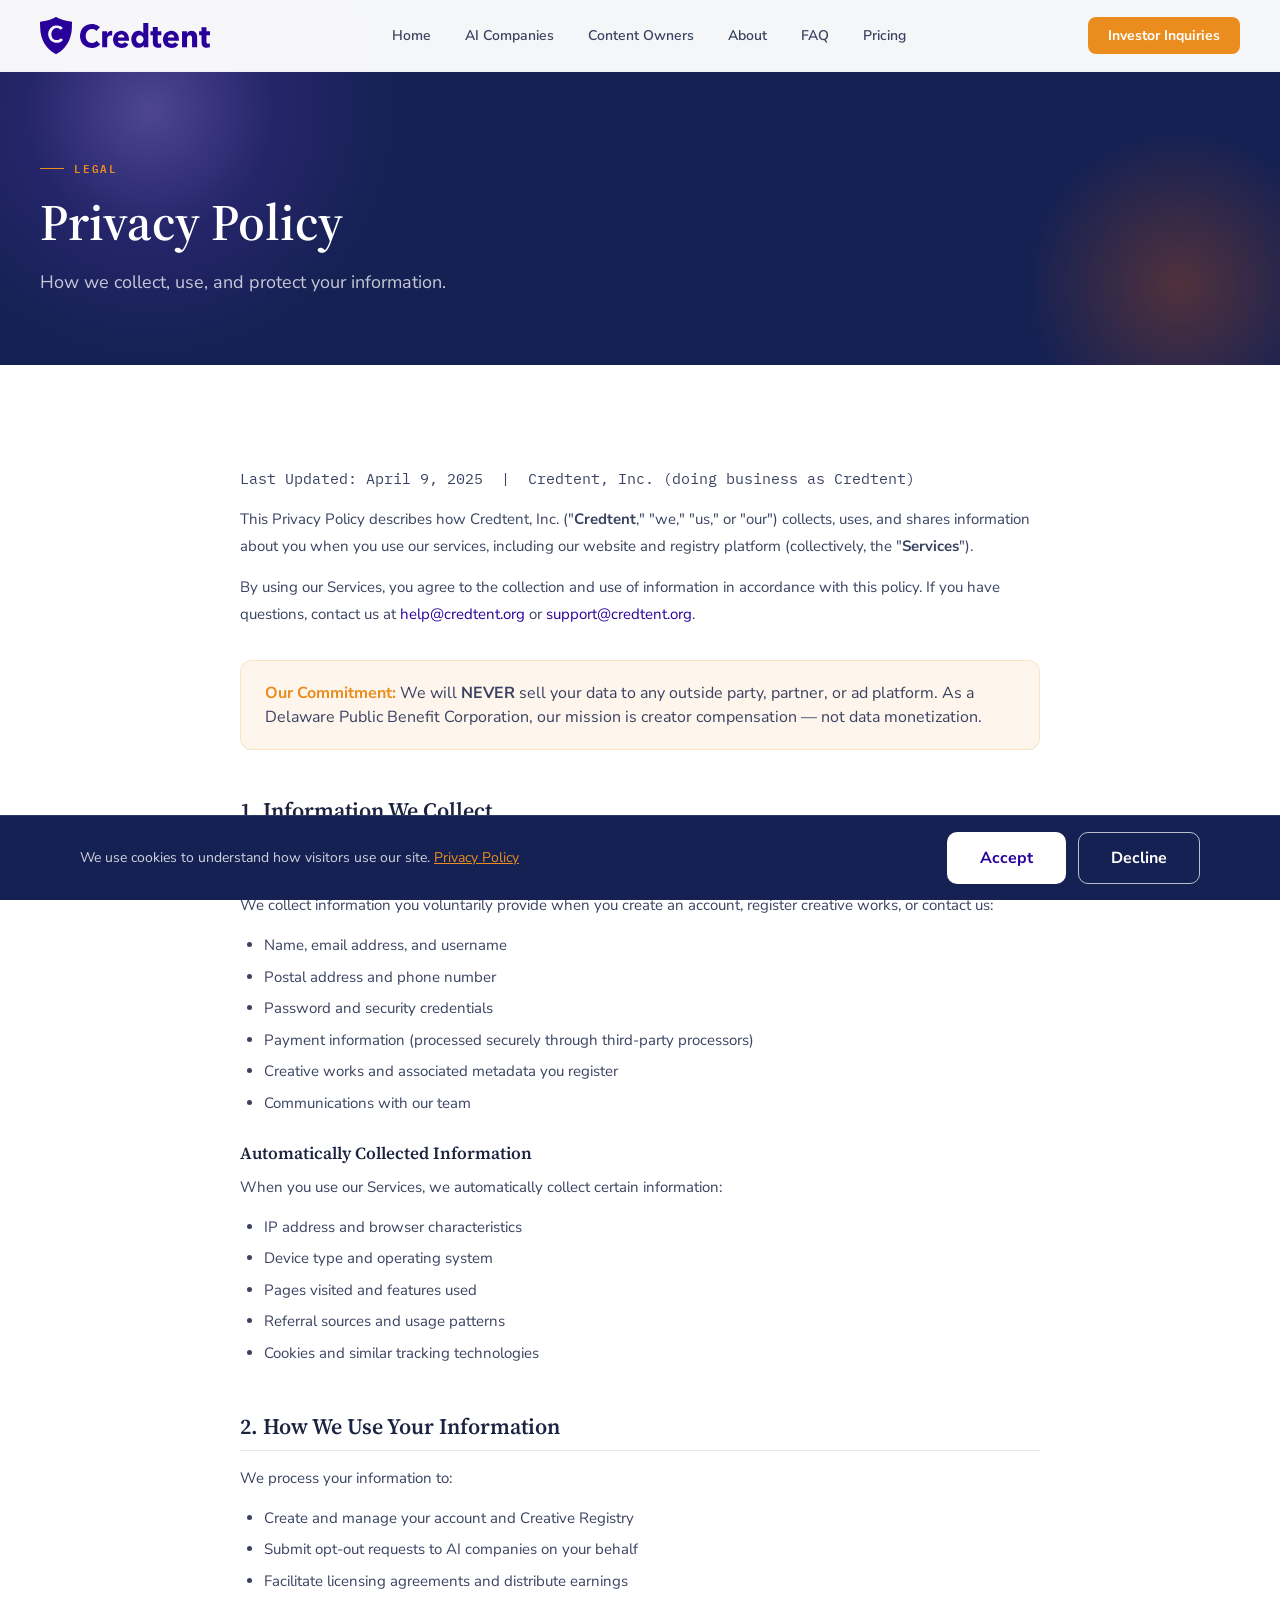
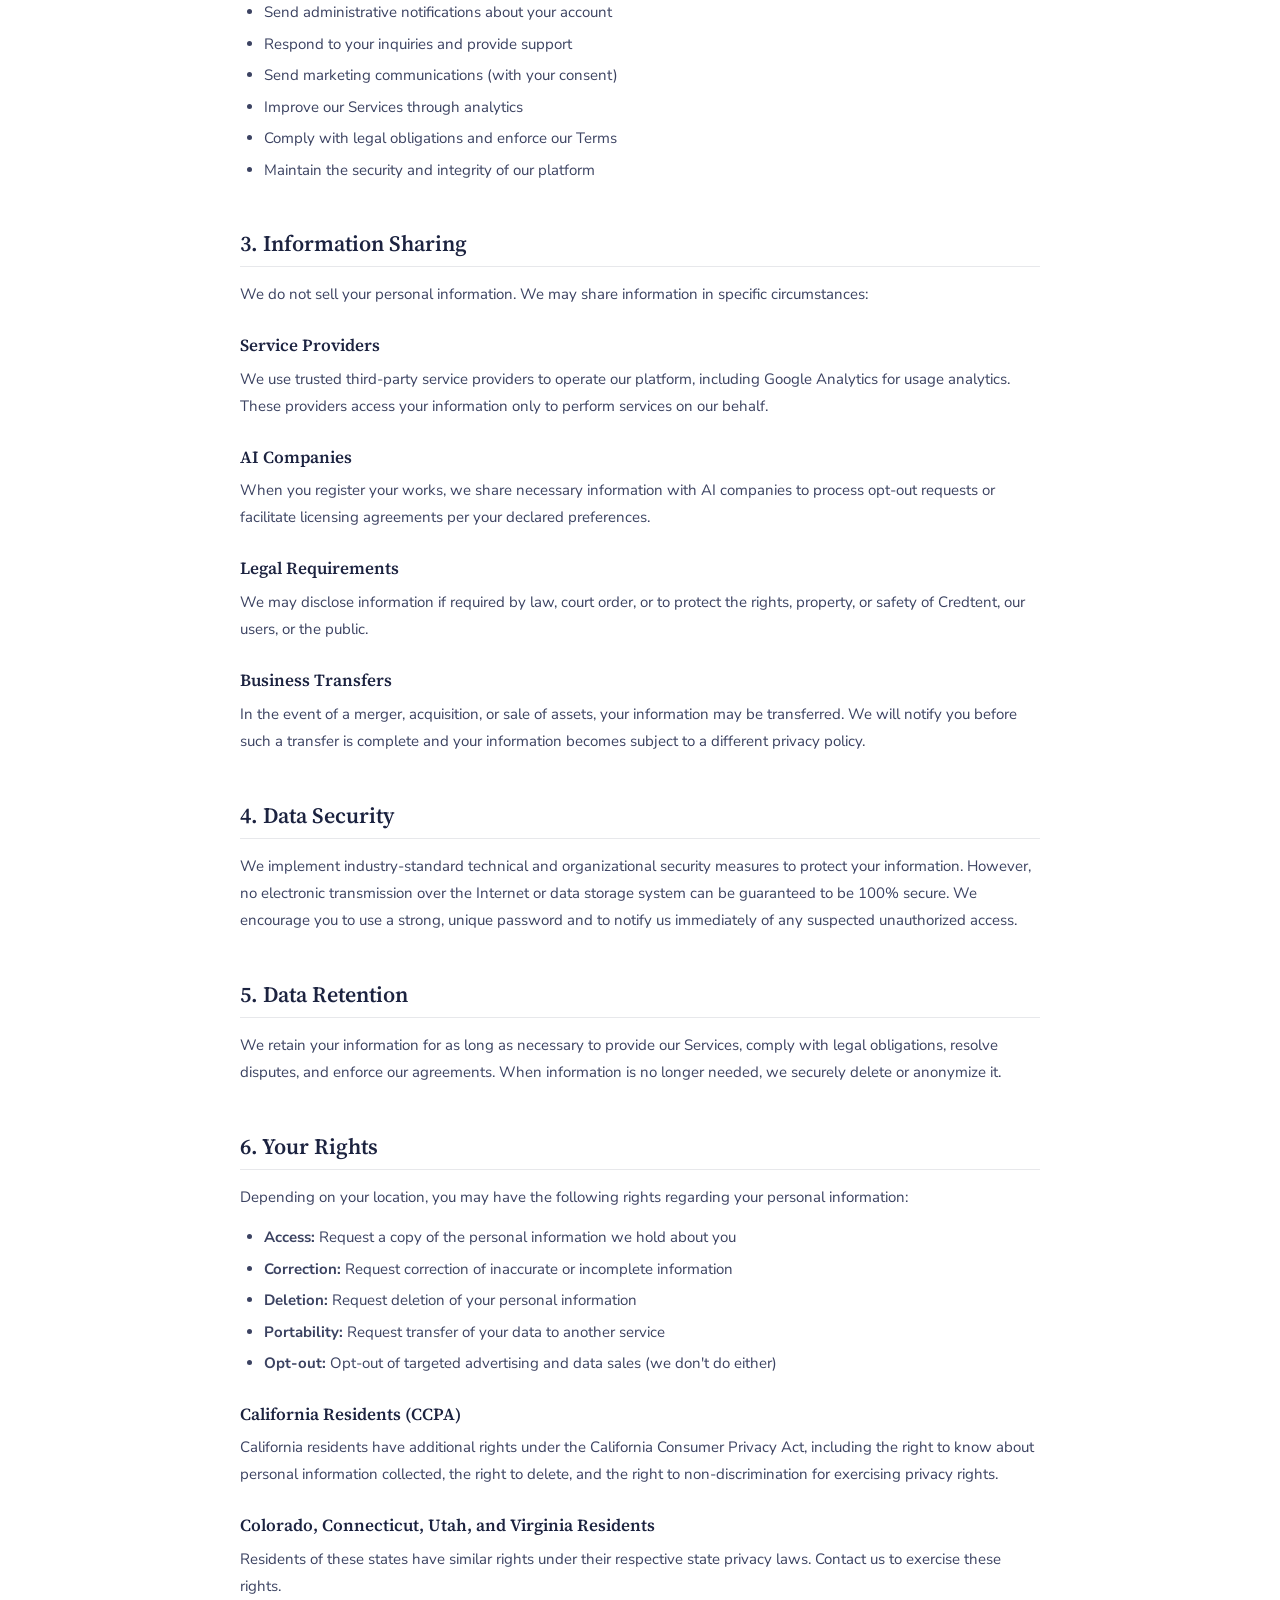
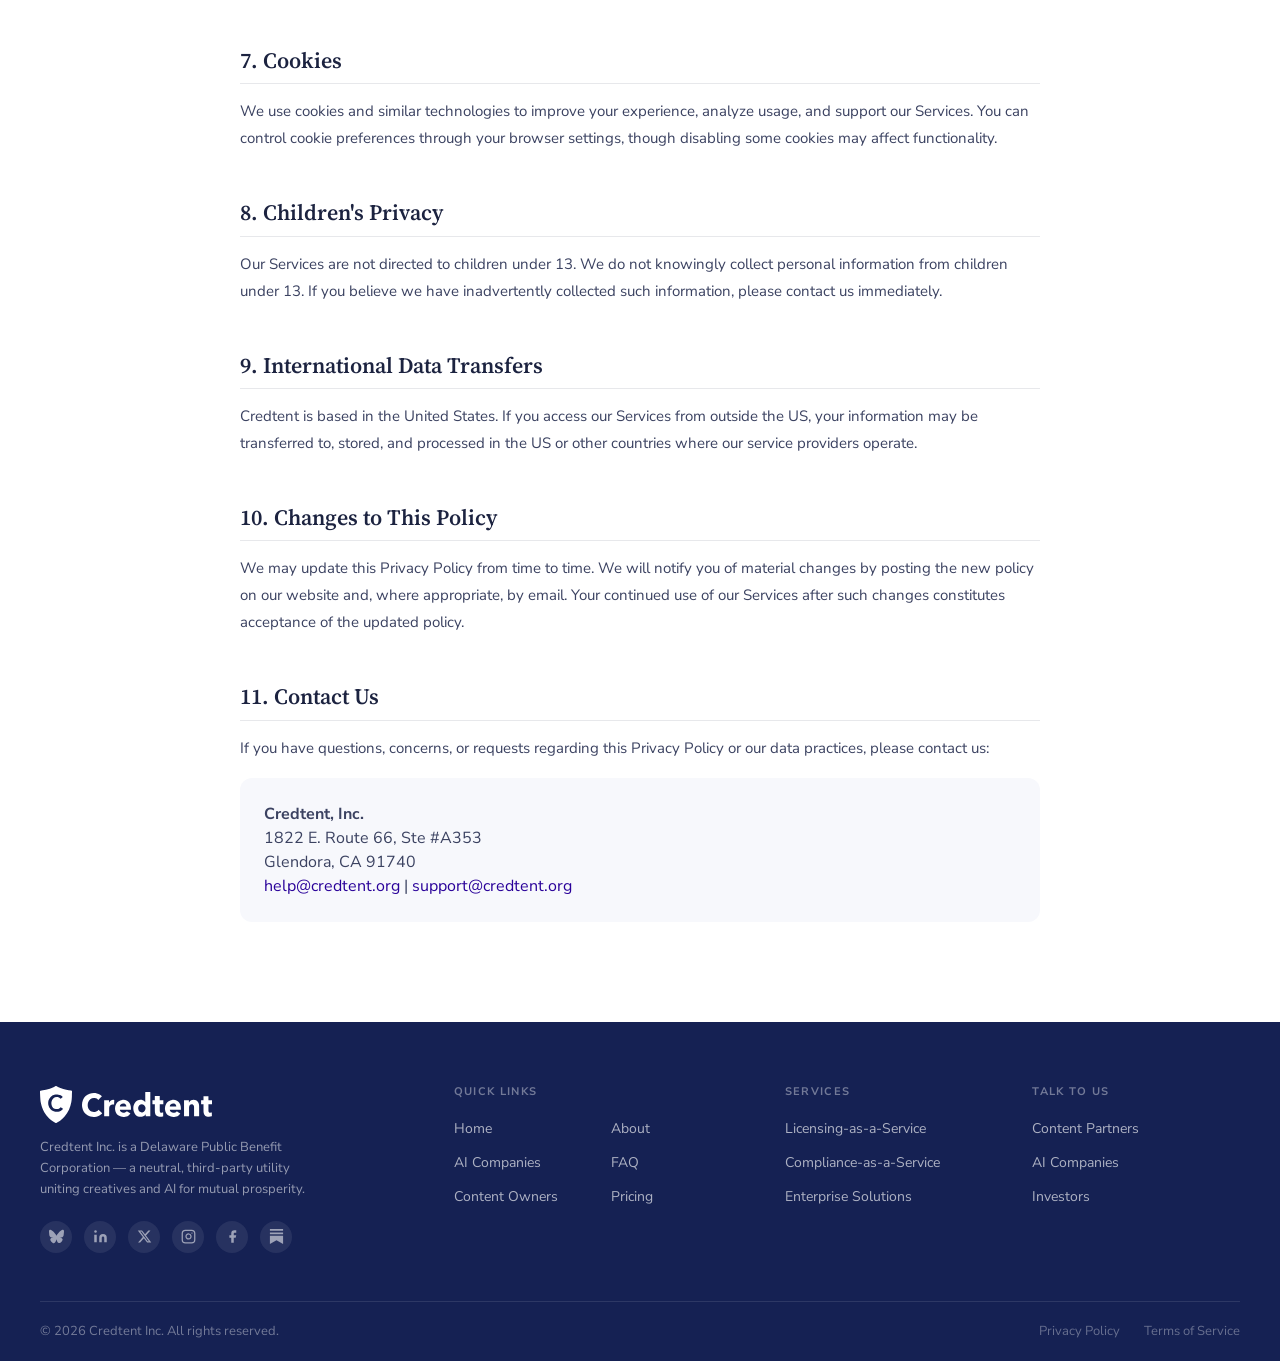
<file: privacy-policy.html>
<!DOCTYPE html>
<html lang="en">
<head>
  <meta charset="UTF-8" />
  <meta name="viewport" content="width=device-width, initial-scale=1.0" />
  <title>Privacy Policy — Credtent</title>
  <link rel="stylesheet" href="styles.css" />
  <link rel="apple-touch-icon" sizes="180x180" href="/favicon/apple-touch-icon.png">
  <link rel="icon" type="image/png" sizes="32x32" href="/favicon/favicon-32x32.png">
  <link rel="icon" type="image/png" sizes="16x16" href="/favicon/favicon-16x16.png">
  <link rel="manifest" href="/favicon/site.webmanifest">
  <link rel="mask-icon" href="/favicon/safari-pinned-tab.svg" color="#290099">
  <meta name="msapplication-TileColor" content="#152153">
  <meta name="theme-color" content="#ffffff">
<script src="https://mcp.figma.com/mcp/html-to-design/capture.js" async></script>
</head>
<body>

<div id="nav-placeholder"></div>

<!-- ══ PAGE HERO ══════════════════════════════════════════════ -->
<section class="page-hero" style="padding-bottom:60px">
  <div class="page-hero-content">
    <div class="eyebrow">Legal</div>
    <h1>Privacy Policy</h1>
    <p>How we collect, use, and protect your information.</p>
  </div>
</section>

<!-- ══ LEGAL CONTENT ══════════════════════════════════════════ -->
<section class="section-pad" style="background:#fff">
  <div class="container">
    <div class="legal-content">

      <p class="legal-effective">Last Updated: April 9, 2025 &nbsp;|&nbsp; Credtent, Inc. (doing business as Credtent)</p>

      <p>This Privacy Policy describes how Credtent, Inc. ("<strong>Credtent</strong>," "we," "us," or "our") collects, uses, and shares information about you when you use our services, including our website and registry platform (collectively, the "<strong>Services</strong>").</p>

      <p>By using our Services, you agree to the collection and use of information in accordance with this policy. If you have questions, contact us at <a href="mailto:help@credtent.org" style="color:var(--c-purple)">help@credtent.org</a> or <a href="mailto:support@credtent.org" style="color:var(--c-purple)">support@credtent.org</a>.</p>

      <div style="background:rgba(235,141,30,0.08);border:1px solid rgba(235,141,30,0.2);border-radius:12px;padding:20px 24px;margin:32px 0">
        <strong style="color:var(--c-orange)">Our Commitment:</strong> We will <strong>NEVER</strong> sell your data to any outside party, partner, or ad platform. As a Delaware Public Benefit Corporation, our mission is creator compensation — not data monetization.
      </div>

      <h2>1. Information We Collect</h2>

      <h3>Information You Provide</h3>
      <p>We collect information you voluntarily provide when you create an account, register creative works, or contact us:</p>
      <ul>
        <li>Name, email address, and username</li>
        <li>Postal address and phone number</li>
        <li>Password and security credentials</li>
        <li>Payment information (processed securely through third-party processors)</li>
        <li>Creative works and associated metadata you register</li>
        <li>Communications with our team</li>
      </ul>

      <h3>Automatically Collected Information</h3>
      <p>When you use our Services, we automatically collect certain information:</p>
      <ul>
        <li>IP address and browser characteristics</li>
        <li>Device type and operating system</li>
        <li>Pages visited and features used</li>
        <li>Referral sources and usage patterns</li>
        <li>Cookies and similar tracking technologies</li>
      </ul>

      <h2>2. How We Use Your Information</h2>
      <p>We process your information to:</p>
      <ul>
        <li>Create and manage your account and Creative Registry</li>
        <li>Submit opt-out requests to AI companies on your behalf</li>
        <li>Facilitate licensing agreements and distribute earnings</li>
        <li>Send administrative notifications about your account</li>
        <li>Respond to your inquiries and provide support</li>
        <li>Send marketing communications (with your consent)</li>
        <li>Improve our Services through analytics</li>
        <li>Comply with legal obligations and enforce our Terms</li>
        <li>Maintain the security and integrity of our platform</li>
      </ul>

      <h2>3. Information Sharing</h2>
      <p>We do not sell your personal information. We may share information in specific circumstances:</p>

      <h3>Service Providers</h3>
      <p>We use trusted third-party service providers to operate our platform, including Google Analytics for usage analytics. These providers access your information only to perform services on our behalf.</p>

      <h3>AI Companies</h3>
      <p>When you register your works, we share necessary information with AI companies to process opt-out requests or facilitate licensing agreements per your declared preferences.</p>

      <h3>Legal Requirements</h3>
      <p>We may disclose information if required by law, court order, or to protect the rights, property, or safety of Credtent, our users, or the public.</p>

      <h3>Business Transfers</h3>
      <p>In the event of a merger, acquisition, or sale of assets, your information may be transferred. We will notify you before such a transfer is complete and your information becomes subject to a different privacy policy.</p>

      <h2>4. Data Security</h2>
      <p>We implement industry-standard technical and organizational security measures to protect your information. However, no electronic transmission over the Internet or data storage system can be guaranteed to be 100% secure. We encourage you to use a strong, unique password and to notify us immediately of any suspected unauthorized access.</p>

      <h2>5. Data Retention</h2>
      <p>We retain your information for as long as necessary to provide our Services, comply with legal obligations, resolve disputes, and enforce our agreements. When information is no longer needed, we securely delete or anonymize it.</p>

      <h2>6. Your Rights</h2>
      <p>Depending on your location, you may have the following rights regarding your personal information:</p>
      <ul>
        <li><strong>Access:</strong> Request a copy of the personal information we hold about you</li>
        <li><strong>Correction:</strong> Request correction of inaccurate or incomplete information</li>
        <li><strong>Deletion:</strong> Request deletion of your personal information</li>
        <li><strong>Portability:</strong> Request transfer of your data to another service</li>
        <li><strong>Opt-out:</strong> Opt-out of targeted advertising and data sales (we don't do either)</li>
      </ul>

      <h3>California Residents (CCPA)</h3>
      <p>California residents have additional rights under the California Consumer Privacy Act, including the right to know about personal information collected, the right to delete, and the right to non-discrimination for exercising privacy rights.</p>

      <h3>Colorado, Connecticut, Utah, and Virginia Residents</h3>
      <p>Residents of these states have similar rights under their respective state privacy laws. Contact us to exercise these rights.</p>

      <h2>7. Cookies</h2>
      <p>We use cookies and similar technologies to improve your experience, analyze usage, and support our Services. You can control cookie preferences through your browser settings, though disabling some cookies may affect functionality.</p>

      <h2>8. Children's Privacy</h2>
      <p>Our Services are not directed to children under 13. We do not knowingly collect personal information from children under 13. If you believe we have inadvertently collected such information, please contact us immediately.</p>

      <h2>9. International Data Transfers</h2>
      <p>Credtent is based in the United States. If you access our Services from outside the US, your information may be transferred to, stored, and processed in the US or other countries where our service providers operate.</p>

      <h2>10. Changes to This Policy</h2>
      <p>We may update this Privacy Policy from time to time. We will notify you of material changes by posting the new policy on our website and, where appropriate, by email. Your continued use of our Services after such changes constitutes acceptance of the updated policy.</p>

      <h2>11. Contact Us</h2>
      <p>If you have questions, concerns, or requests regarding this Privacy Policy or our data practices, please contact us:</p>
      <div style="background:var(--c-bg-light);border-radius:12px;padding:24px;margin-top:16px">
        <strong>Credtent, Inc.</strong><br>
        1822 E. Route 66, Ste #A353<br>
        Glendora, CA 91740<br>
        <a href="mailto:help@credtent.org" style="color:var(--c-purple)">help@credtent.org</a> | <a href="mailto:support@credtent.org" style="color:var(--c-purple)">support@credtent.org</a>
      </div>

    </div>
  </div>
</section>

<div id="footer-placeholder"></div>
<script src="components.js"></script>
</body>
</html>
</file>
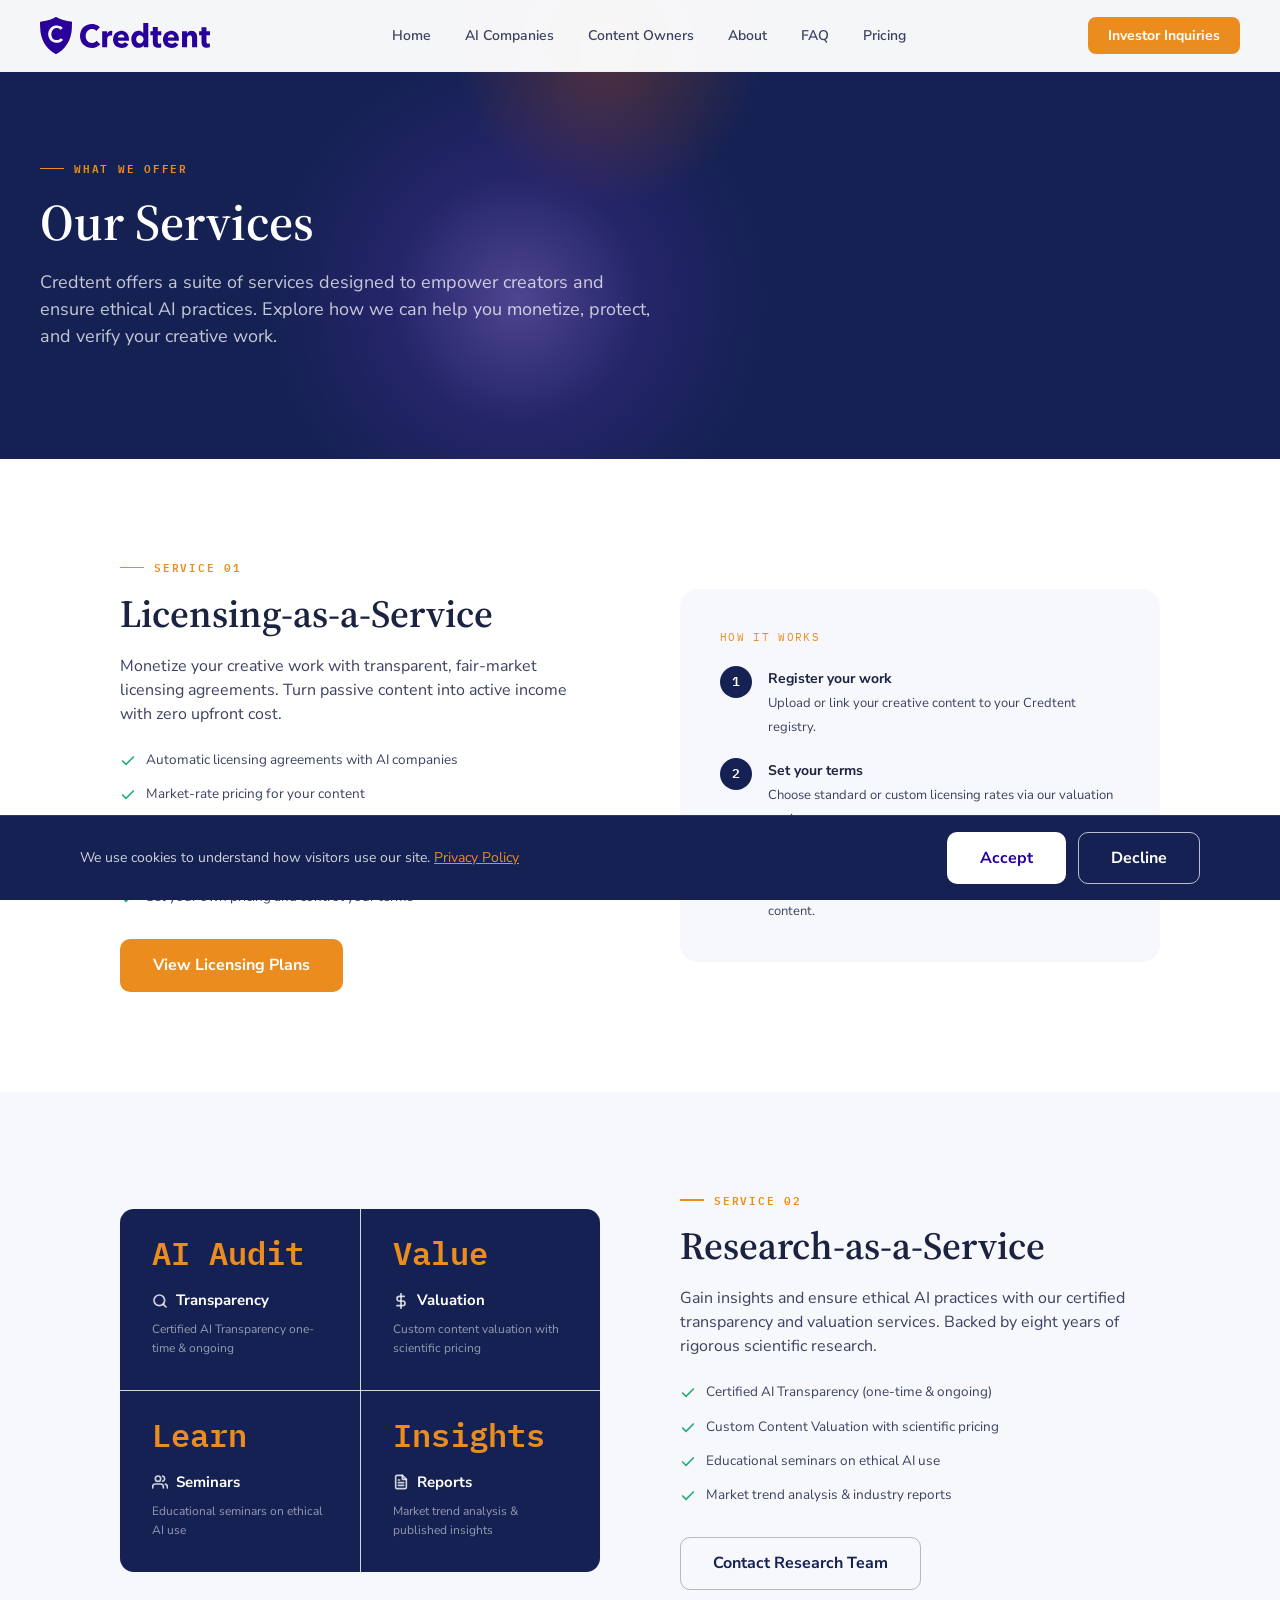
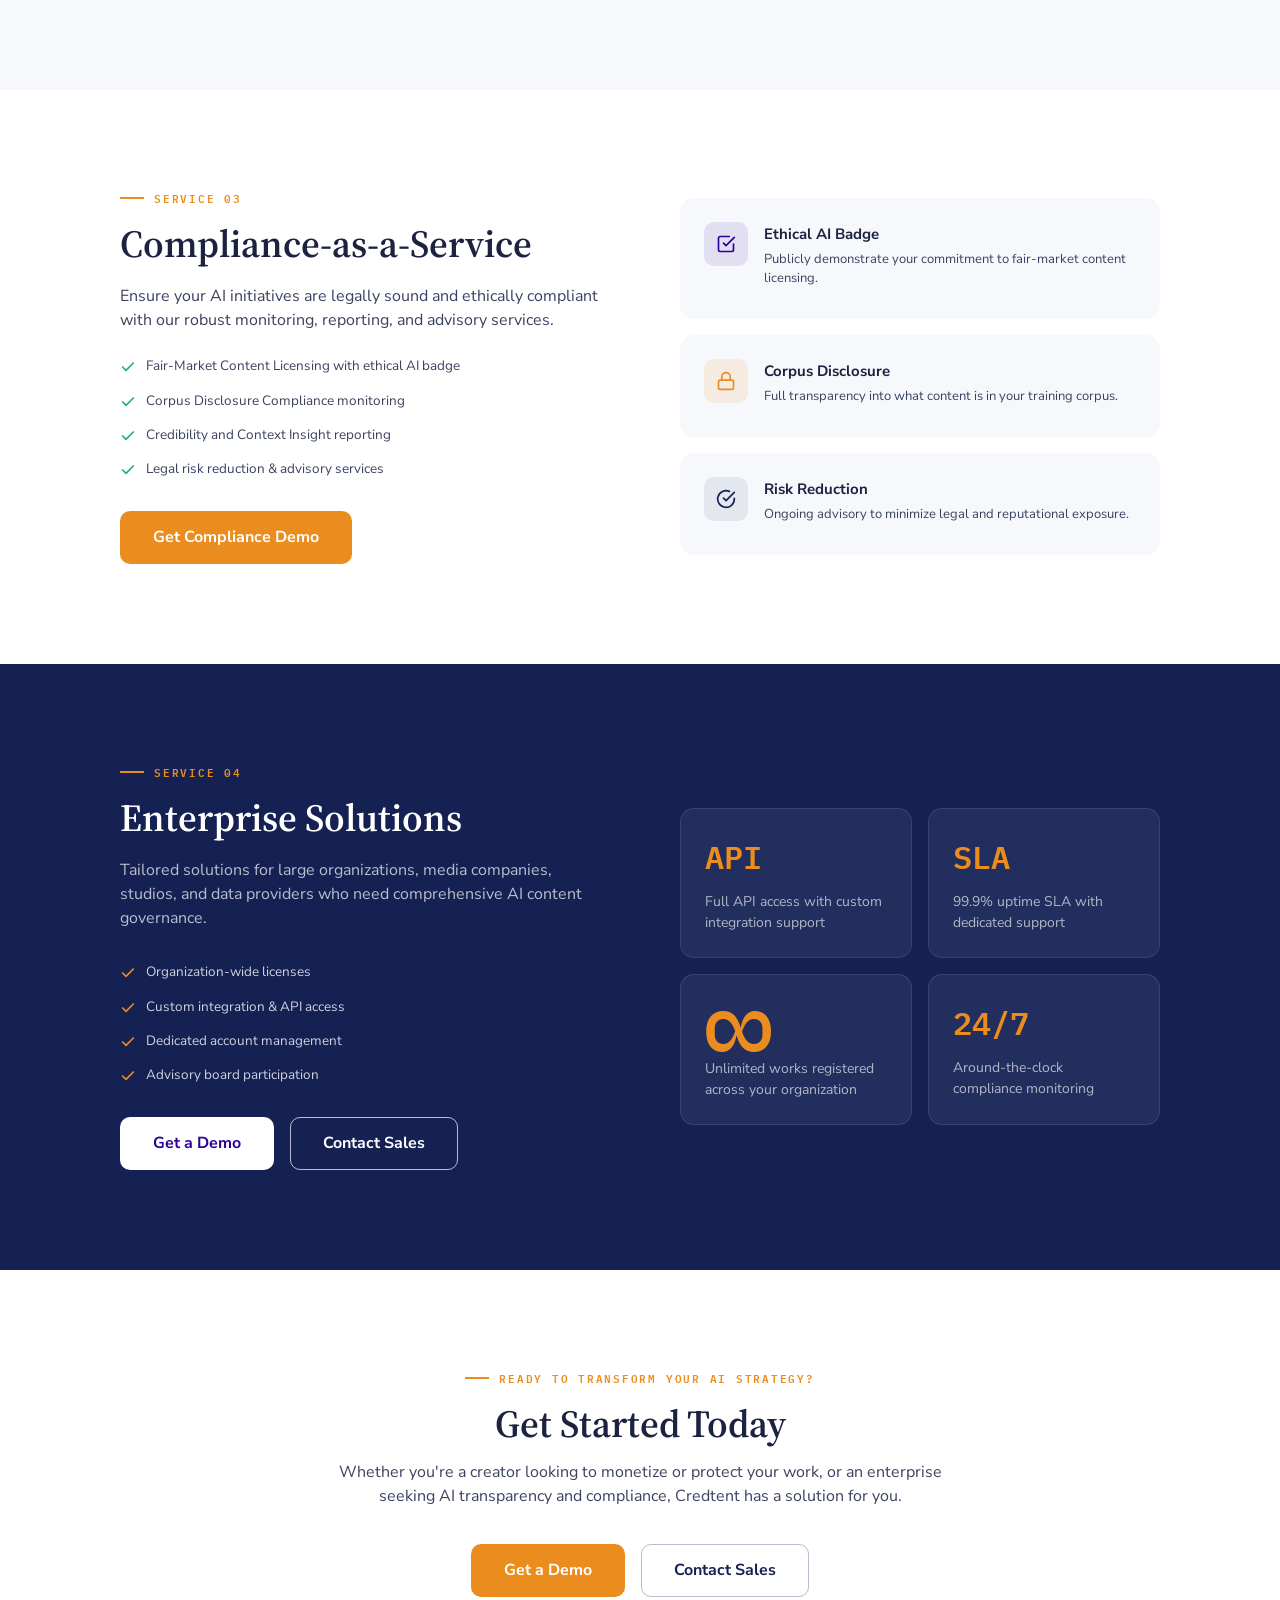
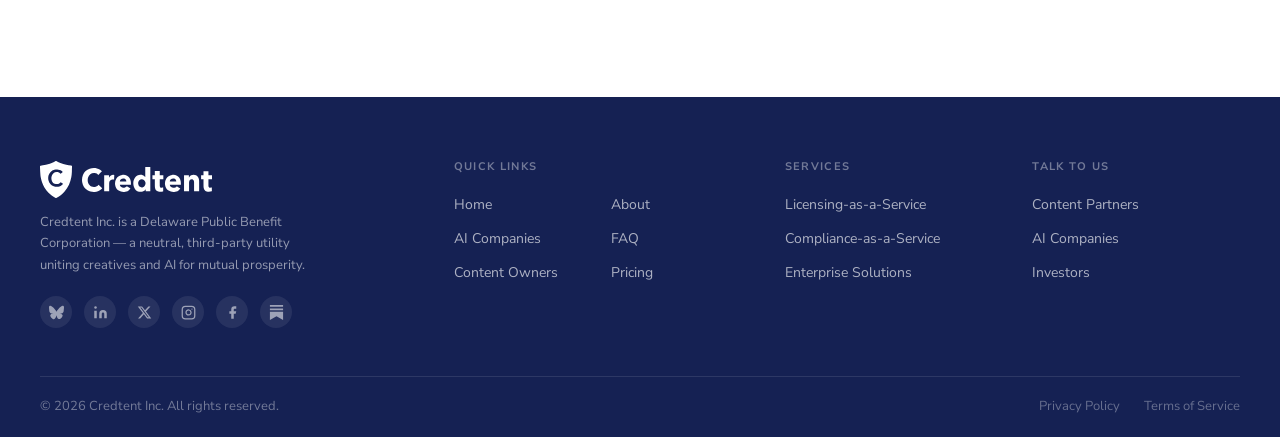
<file: services.html>
<!DOCTYPE html>
<html lang="en">
<head>
  <meta charset="UTF-8" />
  <meta name="viewport" content="width=device-width, initial-scale=1.0" />
  <title>Services — Credtent</title>
  <meta name="description" content="Credtent offers licensing, research, compliance, and enterprise services to empower creators and ensure ethical AI practices." />
  <link rel="stylesheet" href="styles.css" />
  <link rel="apple-touch-icon" sizes="180x180" href="/favicon/apple-touch-icon.png">
  <link rel="icon" type="image/png" sizes="32x32" href="/favicon/favicon-32x32.png">
  <link rel="icon" type="image/png" sizes="16x16" href="/favicon/favicon-16x16.png">
  <link rel="manifest" href="/favicon/site.webmanifest">
  <link rel="mask-icon" href="/favicon/safari-pinned-tab.svg" color="#290099">
  <meta name="msapplication-TileColor" content="#152153">
  <meta name="theme-color" content="#ffffff">
</head>
<body>

<div id="nav-placeholder"></div>

<!-- ══ PAGE HERO ══════════════════════════════════════════════ -->
<section class="page-hero">
  <div class="page-hero-content">
    <div class="eyebrow">What We Offer</div>
    <h1>Our Services</h1>
    <p>Credtent offers a suite of services designed to empower creators and ensure ethical AI practices. Explore how we can help you monetize, protect, and verify your creative work.</p>
  </div>
</section>

<!-- ══ LICENSING-AS-A-SERVICE ═════════════════════════════════ -->
<section class="section-pad" style="background:#fff" id="licensing">
  <div class="container">
    <div class="two-col-section">
      <div>
        <div class="eyebrow" style="margin-bottom:16px">Service 01</div>
        <h2 style="margin-bottom:18px">Licensing-as-a-Service</h2>
        <p style="margin-bottom:24px">Monetize your creative work with transparent, fair-market licensing agreements. Turn passive content into active income with zero upfront cost.</p>
        <div class="service-features" style="gap:14px;margin-bottom:32px">
          <div class="feature-item">
            <svg viewBox="0 0 24 24" fill="none" stroke="currentColor" stroke-width="2.5" stroke-linecap="round" stroke-linejoin="round"><polyline points="20 6 9 17 4 12"/></svg>
            Automatic licensing agreements with AI companies
          </div>
          <div class="feature-item">
            <svg viewBox="0 0 24 24" fill="none" stroke="currentColor" stroke-width="2.5" stroke-linecap="round" stroke-linejoin="round"><polyline points="20 6 9 17 4 12"/></svg>
            Market-rate pricing for your content
          </div>
          <div class="feature-item">
            <svg viewBox="0 0 24 24" fill="none" stroke="currentColor" stroke-width="2.5" stroke-linecap="round" stroke-linejoin="round"><polyline points="20 6 9 17 4 12"/></svg>
            Passive income stream from AI usage
          </div>
          <div class="feature-item">
            <svg viewBox="0 0 24 24" fill="none" stroke="currentColor" stroke-width="2.5" stroke-linecap="round" stroke-linejoin="round"><polyline points="20 6 9 17 4 12"/></svg>
            Detailed usage tracking &amp; quarterly reporting
          </div>
          <div class="feature-item">
            <svg viewBox="0 0 24 24" fill="none" stroke="currentColor" stroke-width="2.5" stroke-linecap="round" stroke-linejoin="round"><polyline points="20 6 9 17 4 12"/></svg>
            Set your own pricing and control your terms
          </div>
        </div>
        <a href="pricing.html" class="btn btn-orange">View Licensing Plans</a>
      </div>
      <div style="background:var(--c-bg-light);border-radius:18px;padding:40px">
        <div style="font-family:var(--f-mono);font-size:11px;letter-spacing:0.12em;text-transform:uppercase;color:var(--c-orange);margin-bottom:20px">How It Works</div>
        <div style="display:flex;flex-direction:column;gap:20px">
          <div style="display:flex;gap:16px;align-items:flex-start">
            <div style="width:32px;height:32px;border-radius:50%;background:var(--c-navy);color:#fff;font-size:13px;font-family:var(--f-mono);font-weight:600;display:flex;align-items:center;justify-content:center;flex-shrink:0">1</div>
            <div><strong style="font-size:14px;color:var(--c-heading)">Register your work</strong><br><span style="font-size:13px;color:var(--c-body)">Upload or link your creative content to your Credtent registry.</span></div>
          </div>
          <div style="display:flex;gap:16px;align-items:flex-start">
            <div style="width:32px;height:32px;border-radius:50%;background:var(--c-navy);color:#fff;font-size:13px;font-family:var(--f-mono);font-weight:600;display:flex;align-items:center;justify-content:center;flex-shrink:0">2</div>
            <div><strong style="font-size:14px;color:var(--c-heading)">Set your terms</strong><br><span style="font-size:13px;color:var(--c-body)">Choose standard or custom licensing rates via our valuation engine.</span></div>
          </div>
          <div style="display:flex;gap:16px;align-items:flex-start">
            <div style="width:32px;height:32px;border-radius:50%;background:var(--c-navy);color:#fff;font-size:13px;font-family:var(--f-mono);font-weight:600;display:flex;align-items:center;justify-content:center;flex-shrink:0">3</div>
            <div><strong style="font-size:14px;color:var(--c-heading)">Earn passively</strong><br><span style="font-size:13px;color:var(--c-body)">Receive quarterly payments as AI companies license your content.</span></div>
          </div>
        </div>
      </div>
    </div>
  </div>
</section>

<!-- ══ RESEARCH-AS-A-SERVICE ══════════════════════════════════ -->
<section class="section-pad" style="background:var(--c-bg-light)" id="research">
  <div class="container">
    <div class="two-col-section">
      <div class="research-stats-grid">

        <!-- AI Audit -->
        <div>
          <div class="research-stat-val">AI Audit</div>
          <div class="research-stat-label">
            <svg width="16" height="16" viewBox="0 0 24 24" fill="none" stroke="rgba(255,255,255,0.8)" stroke-width="2.5" stroke-linecap="round" stroke-linejoin="round"><circle cx="11" cy="11" r="8"/><line x1="21" y1="21" x2="16.65" y2="16.65"/></svg>
            <span>Transparency</span>
          </div>
          <div class="research-stat-desc">Certified AI Transparency one-time &amp; ongoing</div>
        </div>

        <!-- Valuation -->
        <div>
          <div class="research-stat-val">Value</div>
          <div class="research-stat-label">
            <svg width="16" height="16" viewBox="0 0 24 24" fill="none" stroke="rgba(255,255,255,0.8)" stroke-width="2.5" stroke-linecap="round" stroke-linejoin="round"><line x1="12" y1="1" x2="12" y2="23"/><path d="M17 5H9.5a3.5 3.5 0 0 0 0 7h5a3.5 3.5 0 0 1 0 7H6"/></svg>
            <span>Valuation</span>
          </div>
          <div class="research-stat-desc">Custom content valuation with scientific pricing</div>
        </div>

        <!-- Seminars -->
        <div>
          <div class="research-stat-val">Learn</div>
          <div class="research-stat-label">
            <svg width="16" height="16" viewBox="0 0 24 24" fill="none" stroke="rgba(255,255,255,0.8)" stroke-width="2.5" stroke-linecap="round" stroke-linejoin="round"><path d="M17 21v-2a4 4 0 0 0-4-4H5a4 4 0 0 0-4 4v2"/><circle cx="9" cy="7" r="4"/><path d="M23 21v-2a4 4 0 0 0-3-3.87"/><path d="M16 3.13a4 4 0 0 1 0 7.75"/></svg>
            <span>Seminars</span>
          </div>
          <div class="research-stat-desc">Educational seminars on ethical AI use</div>
        </div>

        <!-- Reports -->
        <div>
          <div class="research-stat-val">Insights</div>
          <div class="research-stat-label">
            <svg width="16" height="16" viewBox="0 0 24 24" fill="none" stroke="rgba(255,255,255,0.8)" stroke-width="2.5" stroke-linecap="round" stroke-linejoin="round"><path d="M14 2H6a2 2 0 0 0-2 2v16a2 2 0 0 0 2 2h12a2 2 0 0 0 2-2V8z"/><polyline points="14 2 14 8 20 8"/><line x1="16" y1="13" x2="8" y2="13"/><line x1="16" y1="17" x2="8" y2="17"/><polyline points="10 9 9 9 8 9"/></svg>
            <span>Reports</span>
          </div>
          <div class="research-stat-desc">Market trend analysis &amp; published insights</div>
        </div>

      </div>
      <div>
        <div class="eyebrow" style="margin-bottom:16px">Service 02</div>
        <h2 style="margin-bottom:18px">Research-as-a-Service</h2>
        <p style="margin-bottom:24px">Gain insights and ensure ethical AI practices with our certified transparency and valuation services. Backed by eight years of rigorous scientific research.</p>
        <div class="service-features" style="gap:14px;margin-bottom:32px">
          <div class="feature-item">
            <svg viewBox="0 0 24 24" fill="none" stroke="currentColor" stroke-width="2.5" stroke-linecap="round" stroke-linejoin="round"><polyline points="20 6 9 17 4 12"/></svg>
            Certified AI Transparency (one-time &amp; ongoing)
          </div>
          <div class="feature-item">
            <svg viewBox="0 0 24 24" fill="none" stroke="currentColor" stroke-width="2.5" stroke-linecap="round" stroke-linejoin="round"><polyline points="20 6 9 17 4 12"/></svg>
            Custom Content Valuation with scientific pricing
          </div>
          <div class="feature-item">
            <svg viewBox="0 0 24 24" fill="none" stroke="currentColor" stroke-width="2.5" stroke-linecap="round" stroke-linejoin="round"><polyline points="20 6 9 17 4 12"/></svg>
            Educational seminars on ethical AI use
          </div>
          <div class="feature-item">
            <svg viewBox="0 0 24 24" fill="none" stroke="currentColor" stroke-width="2.5" stroke-linecap="round" stroke-linejoin="round"><polyline points="20 6 9 17 4 12"/></svg>
            Market trend analysis &amp; industry reports
          </div>
        </div>
        <a href="#contact" class="btn btn-outline-navy">Contact Research Team</a>
      </div>
    </div>
  </div>
</section>

<!-- ══ COMPLIANCE-AS-A-SERVICE ════════════════════════════════ -->
<section class="section-pad" style="background:#fff" id="compliance">
  <div class="container">
    <div class="two-col-section">
      <div>
        <div class="eyebrow" style="margin-bottom:16px">Service 03</div>
        <h2 style="margin-bottom:18px">Compliance-as-a-Service</h2>
        <p style="margin-bottom:24px">Ensure your AI initiatives are legally sound and ethically compliant with our robust monitoring, reporting, and advisory services.</p>
        <div class="service-features" style="gap:14px;margin-bottom:32px">
          <div class="feature-item">
            <svg viewBox="0 0 24 24" fill="none" stroke="currentColor" stroke-width="2.5" stroke-linecap="round" stroke-linejoin="round"><polyline points="20 6 9 17 4 12"/></svg>
            Fair-Market Content Licensing with ethical AI badge
          </div>
          <div class="feature-item">
            <svg viewBox="0 0 24 24" fill="none" stroke="currentColor" stroke-width="2.5" stroke-linecap="round" stroke-linejoin="round"><polyline points="20 6 9 17 4 12"/></svg>
            Corpus Disclosure Compliance monitoring
          </div>
          <div class="feature-item">
            <svg viewBox="0 0 24 24" fill="none" stroke="currentColor" stroke-width="2.5" stroke-linecap="round" stroke-linejoin="round"><polyline points="20 6 9 17 4 12"/></svg>
            Credibility and Context Insight reporting
          </div>
          <div class="feature-item">
            <svg viewBox="0 0 24 24" fill="none" stroke="currentColor" stroke-width="2.5" stroke-linecap="round" stroke-linejoin="round"><polyline points="20 6 9 17 4 12"/></svg>
            Legal risk reduction &amp; advisory services
          </div>
        </div>
        <a href="#contact" class="btn btn-orange">Get Compliance Demo</a>
      </div>
      <div style="display:grid;grid-template-columns:1fr;gap:16px">
        <div style="background:var(--c-bg-light);border-radius:var(--r-card);padding:24px;display:flex;gap:16px;align-items:flex-start">
          <div style="width:44px;height:44px;background:rgba(41,0,153,0.1);border-radius:10px;display:flex;align-items:center;justify-content:center;flex-shrink:0">
            <svg width="20" height="20" viewBox="0 0 24 24" fill="none" stroke="#290099" stroke-width="2" stroke-linecap="round" stroke-linejoin="round"><path d="M9 11l3 3L22 4"/><path d="M21 12v7a2 2 0 0 1-2 2H5a2 2 0 0 1-2-2V5a2 2 0 0 1 2-2h11"/></svg>
          </div>
          <div><strong style="font-size:15px;color:var(--c-heading)">Ethical AI Badge</strong><p style="font-size:13px;margin-top:4px">Publicly demonstrate your commitment to fair-market content licensing.</p></div>
        </div>
        <div style="background:var(--c-bg-light);border-radius:var(--r-card);padding:24px;display:flex;gap:16px;align-items:flex-start">
          <div style="width:44px;height:44px;background:rgba(235,141,30,0.12);border-radius:10px;display:flex;align-items:center;justify-content:center;flex-shrink:0">
            <svg width="20" height="20" viewBox="0 0 24 24" fill="none" stroke="#eb8d1e" stroke-width="2" stroke-linecap="round" stroke-linejoin="round"><rect x="3" y="11" width="18" height="11" rx="2" ry="2"/><path d="M7 11V7a5 5 0 0 1 10 0v4"/></svg>
          </div>
          <div><strong style="font-size:15px;color:var(--c-heading)">Corpus Disclosure</strong><p style="font-size:13px;margin-top:4px">Full transparency into what content is in your training corpus.</p></div>
        </div>
        <div style="background:var(--c-bg-light);border-radius:var(--r-card);padding:24px;display:flex;gap:16px;align-items:flex-start">
          <div style="width:44px;height:44px;background:rgba(21,33,83,0.08);border-radius:10px;display:flex;align-items:center;justify-content:center;flex-shrink:0">
            <svg width="20" height="20" viewBox="0 0 24 24" fill="none" stroke="#152153" stroke-width="2" stroke-linecap="round" stroke-linejoin="round"><path d="M22 11.08V12a10 10 0 1 1-5.93-9.14"/><polyline points="22 4 12 14.01 9 11.01"/></svg>
          </div>
          <div><strong style="font-size:15px;color:var(--c-heading)">Risk Reduction</strong><p style="font-size:13px;margin-top:4px">Ongoing advisory to minimize legal and reputational exposure.</p></div>
        </div>
      </div>
    </div>
  </div>
</section>

<!-- ══ ENTERPRISE ═════════════════════════════════════════════ -->
<section class="section-pad" style="background:var(--c-navy)" id="enterprise">
  <div class="container">
    <div class="two-col-section">
      <div>
        <div class="eyebrow" style="margin-bottom:16px">Service 04</div>
        <h2 style="color:#fff;margin-bottom:18px">Enterprise Solutions</h2>
        <p style="color:rgba(255,255,255,0.7);margin-bottom:32px">Tailored solutions for large organizations, media companies, studios, and data providers who need comprehensive AI content governance.</p>
        <div class="service-features" style="gap:14px;margin-bottom:32px">
          <div class="feature-item" style="color:rgba(255,255,255,0.8)">
            <svg viewBox="0 0 24 24" fill="none" stroke="#eb8d1e" stroke-width="2.5" stroke-linecap="round" stroke-linejoin="round"><polyline points="20 6 9 17 4 12"/></svg>
            Organization-wide licenses
          </div>
          <div class="feature-item" style="color:rgba(255,255,255,0.8)">
            <svg viewBox="0 0 24 24" fill="none" stroke="#eb8d1e" stroke-width="2.5" stroke-linecap="round" stroke-linejoin="round"><polyline points="20 6 9 17 4 12"/></svg>
            Custom integration &amp; API access
          </div>
          <div class="feature-item" style="color:rgba(255,255,255,0.8)">
            <svg viewBox="0 0 24 24" fill="none" stroke="#eb8d1e" stroke-width="2.5" stroke-linecap="round" stroke-linejoin="round"><polyline points="20 6 9 17 4 12"/></svg>
            Dedicated account management
          </div>
          <div class="feature-item" style="color:rgba(255,255,255,0.8)">
            <svg viewBox="0 0 24 24" fill="none" stroke="#eb8d1e" stroke-width="2.5" stroke-linecap="round" stroke-linejoin="round"><polyline points="20 6 9 17 4 12"/></svg>
            Advisory board participation
          </div>
        </div>
        <div style="display:flex;gap:16px;flex-wrap:wrap">
          <a href="#" class="btn btn-primary">Get a Demo</a>
          <a href="#" class="btn btn-outline-white">Contact Sales</a>
        </div>
      </div>
      <div style="display:grid;grid-template-columns:1fr 1fr;gap:16px">
        <div style="background:rgba(255,255,255,0.06);border:1px solid rgba(255,255,255,0.1);border-radius:var(--r-card);padding:24px">
          <div style="font-family:var(--f-mono);font-size:2rem;color:var(--c-orange);font-weight:600;margin-bottom:10px">API</div>
          <div style="font-size:14px;color:rgba(255,255,255,0.65)">Full API access with custom integration support</div>
        </div>
        <div style="background:rgba(255,255,255,0.06);border:1px solid rgba(255,255,255,0.1);border-radius:var(--r-card);padding:24px">
          <div style="font-family:var(--f-mono);font-size:2rem;color:var(--c-orange);font-weight:600;margin-bottom:10px">SLA</div>
          <div style="font-size:14px;color:rgba(255,255,255,0.65)">99.9% uptime SLA with dedicated support</div>
        </div>
        <div style="background:rgba(255,255,255,0.06);border:1px solid rgba(255,255,255,0.1);border-radius:var(--r-card);padding:24px">
          <div style="font-family:var(--f-mono);font-size:7rem;color:var(--c-orange);font-weight:400;margin-bottom:10px;line-height:0.44">∞</div>
          <div style="font-size:14px;color:rgba(255,255,255,0.65)">Unlimited works registered across your organization</div>
        </div>
        <div style="background:rgba(255,255,255,0.06);border:1px solid rgba(255,255,255,0.1);border-radius:var(--r-card);padding:24px">
          <div style="font-family:var(--f-mono);font-size:2rem;color:var(--c-orange);font-weight:600;margin-bottom:10px">24/7</div>
          <div style="font-size:14px;color:rgba(255,255,255,0.65)">Around-the-clock compliance monitoring</div>
        </div>
      </div>
    </div>
  </div>
</section>

<!-- ══ CTA ════════════════════════════════════════════════════ -->
<section class="section-pad" id="contact" style="background:#fff">
  <div class="container">
    <div style="text-align:center;max-width:640px;margin:0 auto">
      <div class="eyebrow" style="justify-content:center;margin-bottom:16px">Ready to Transform Your AI Strategy?</div>
      <h2>Get Started Today</h2>
      <p style="margin-top:14px;margin-bottom:36px">Whether you're a creator looking to monetize or protect your work, or an enterprise seeking AI transparency and compliance, Credtent has a solution for you.</p>
      <div style="display:flex;gap:16px;justify-content:center;flex-wrap:wrap">
        <a href="#" class="btn btn-orange">Get a Demo</a>
        <a href="#" class="btn btn-outline-navy">Contact Sales</a>
      </div>
    </div>
  </div>
</section>

<div id="footer-placeholder"></div>
<script src="components.js"></script>
</body>
</html>
</file>
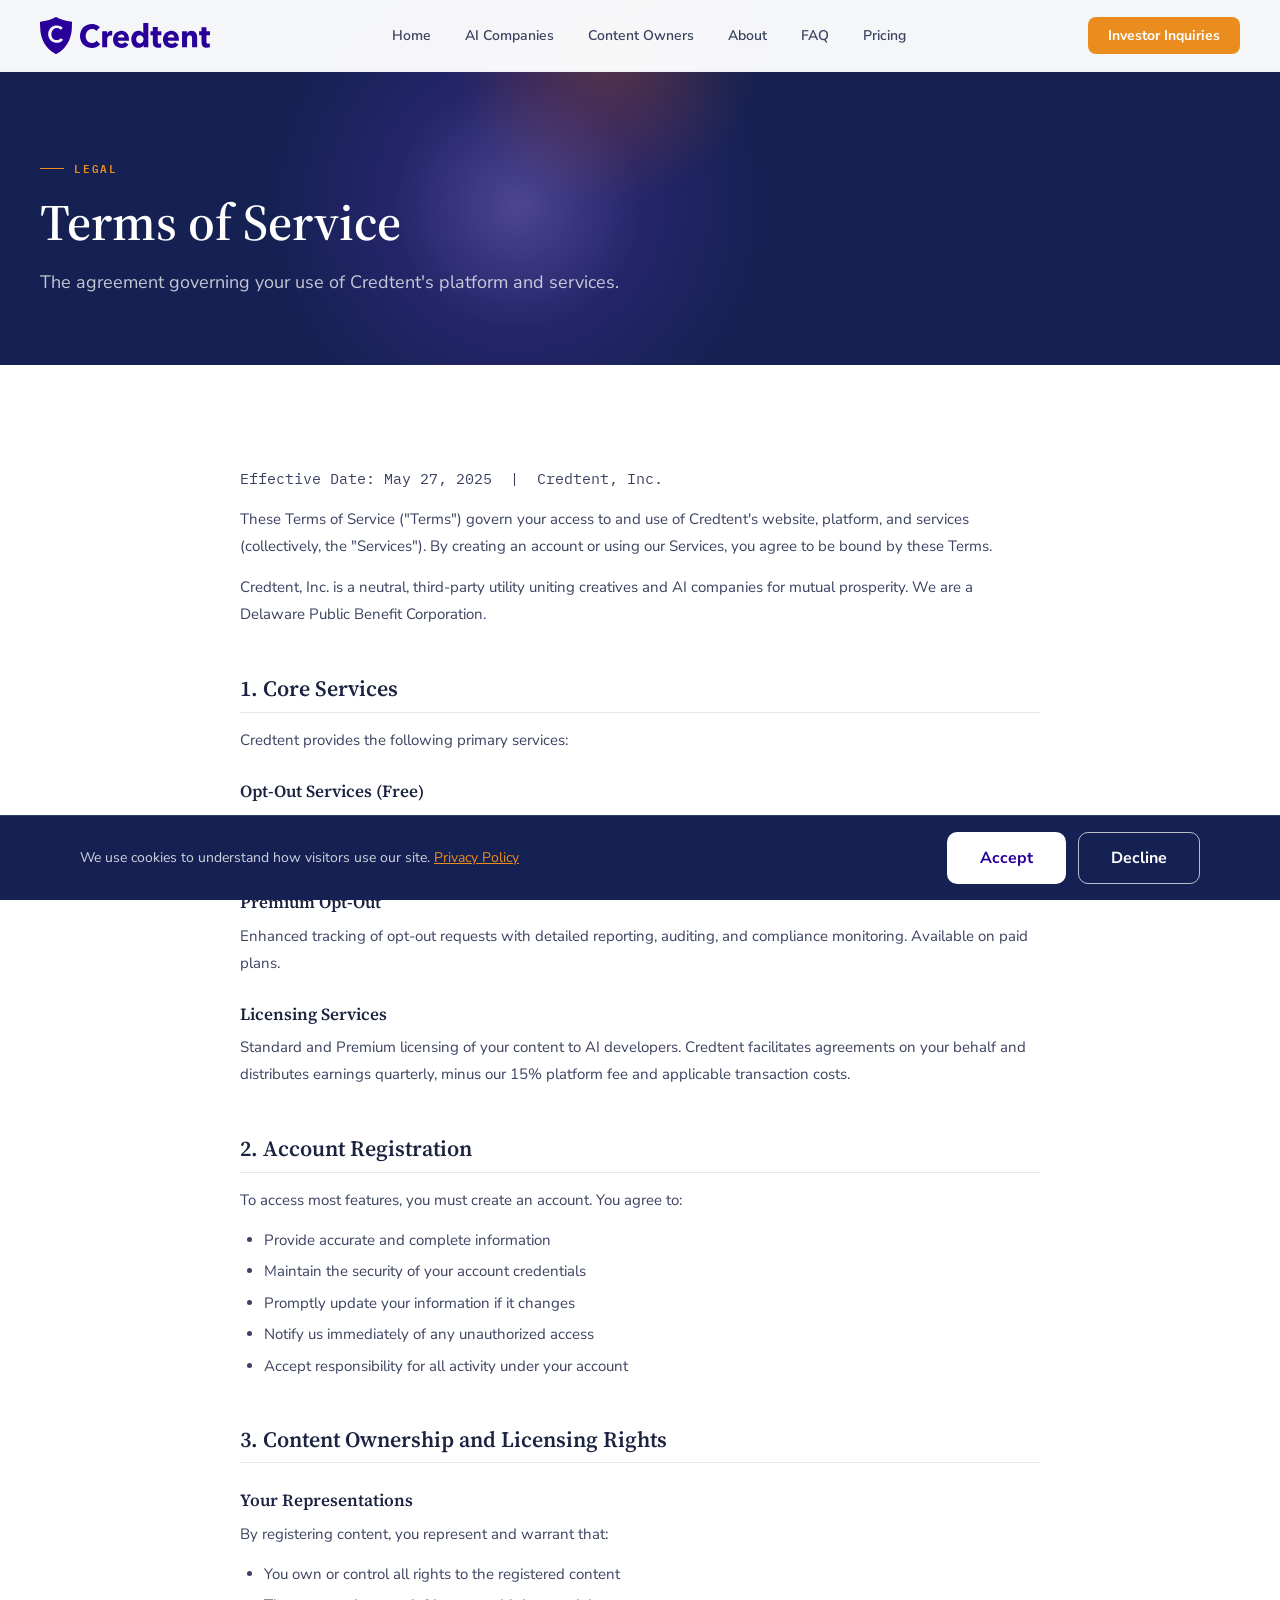
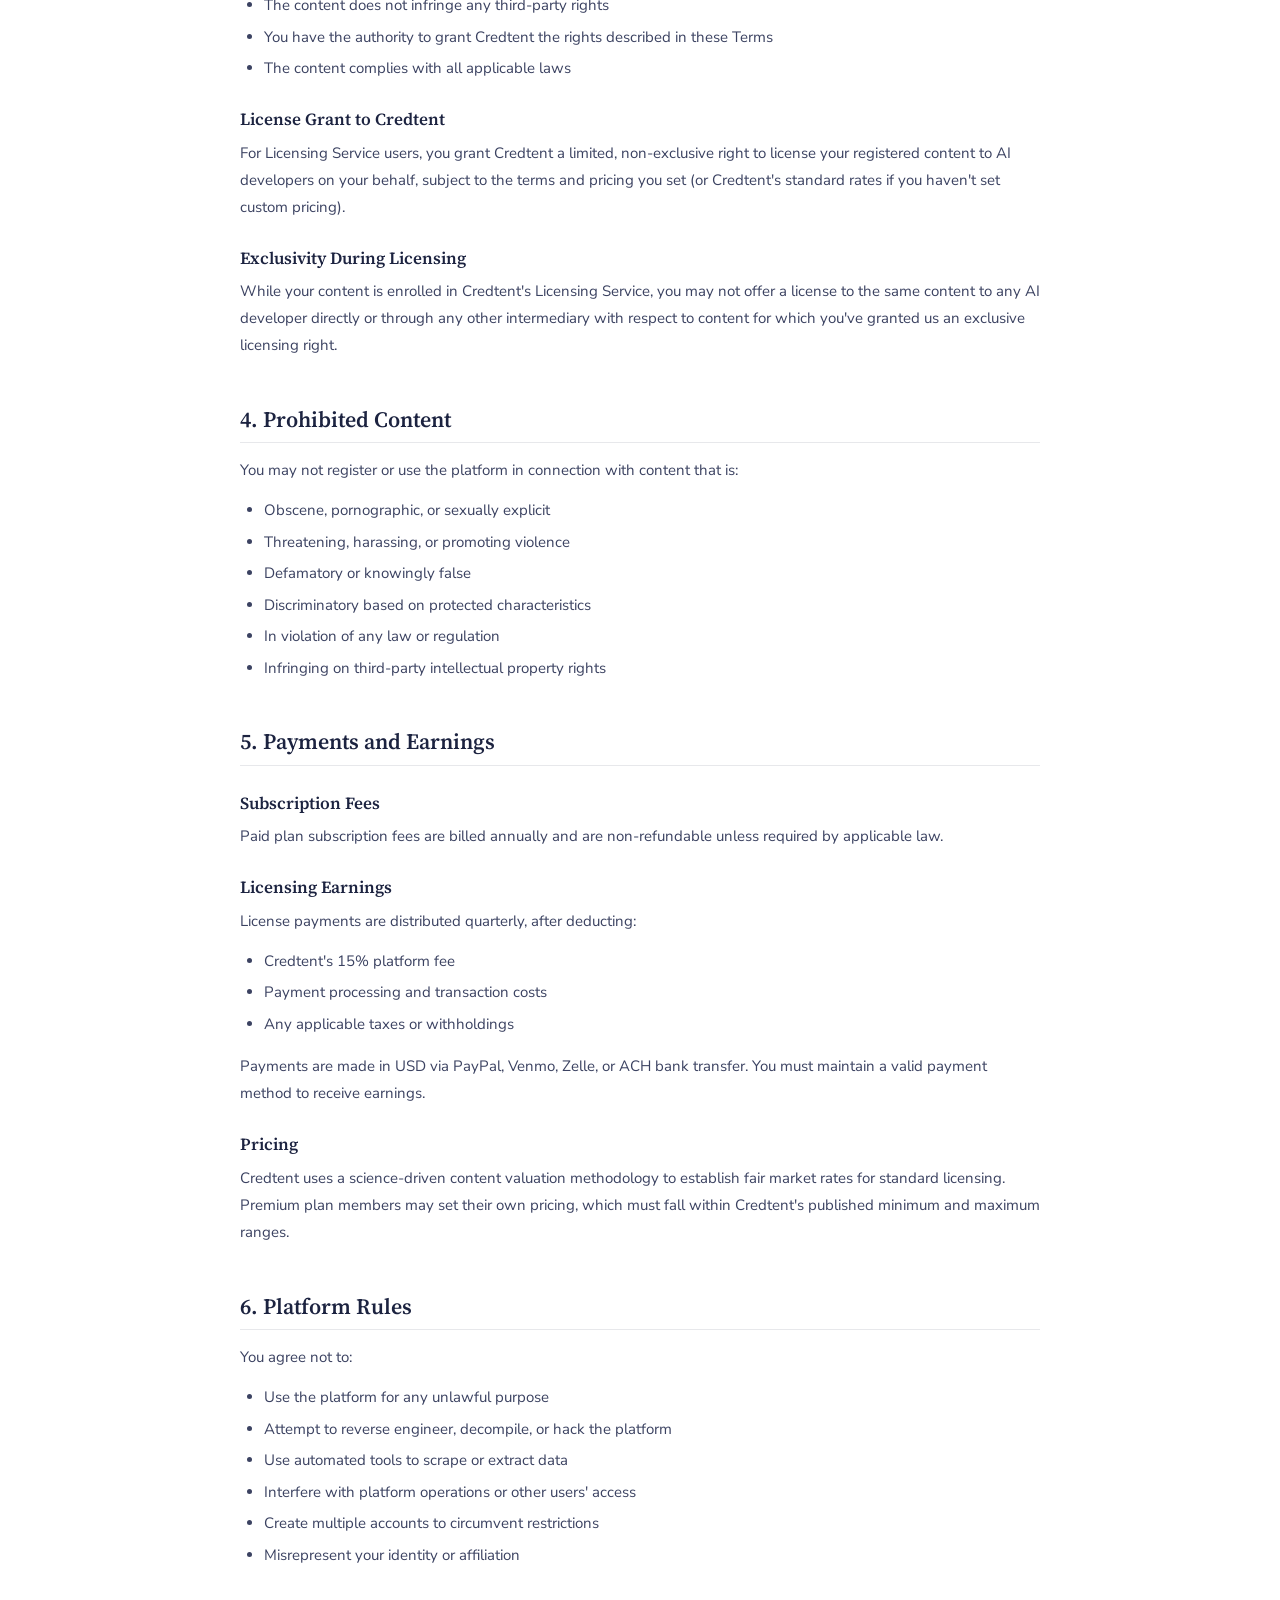
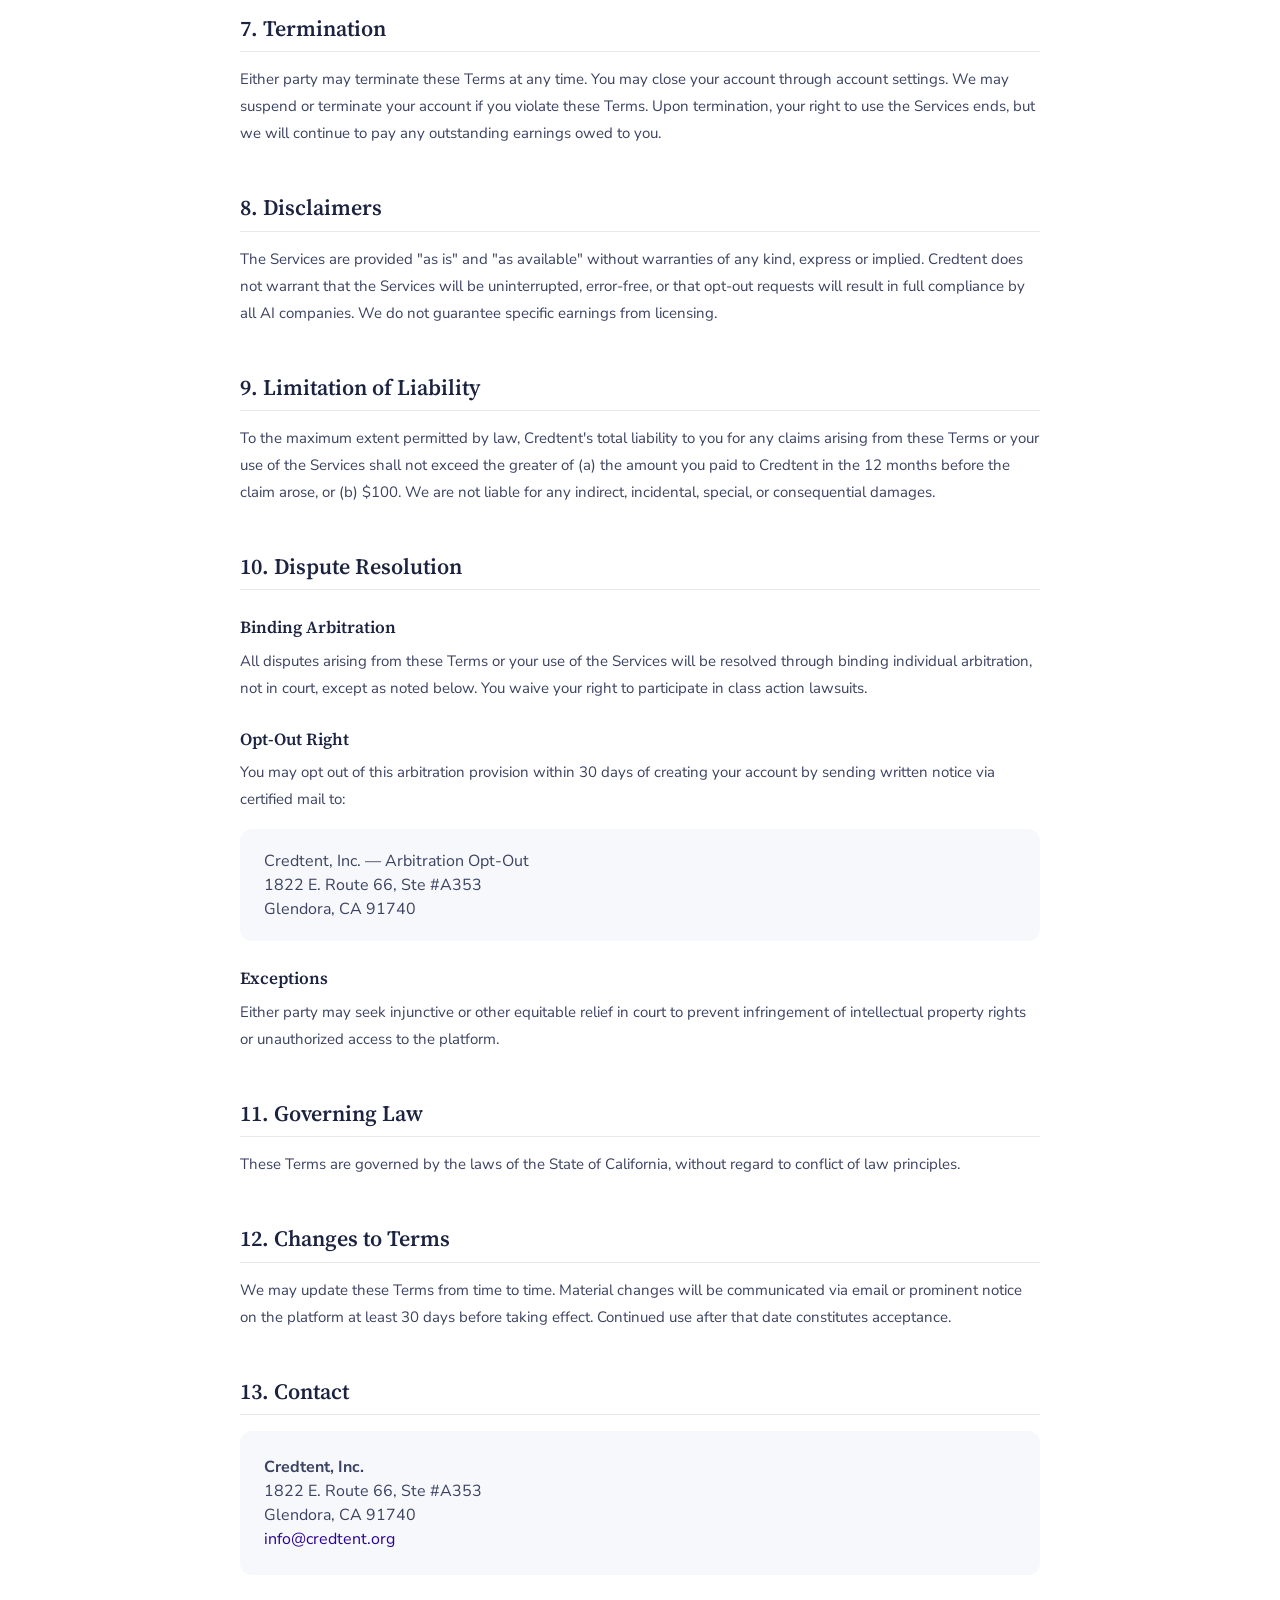
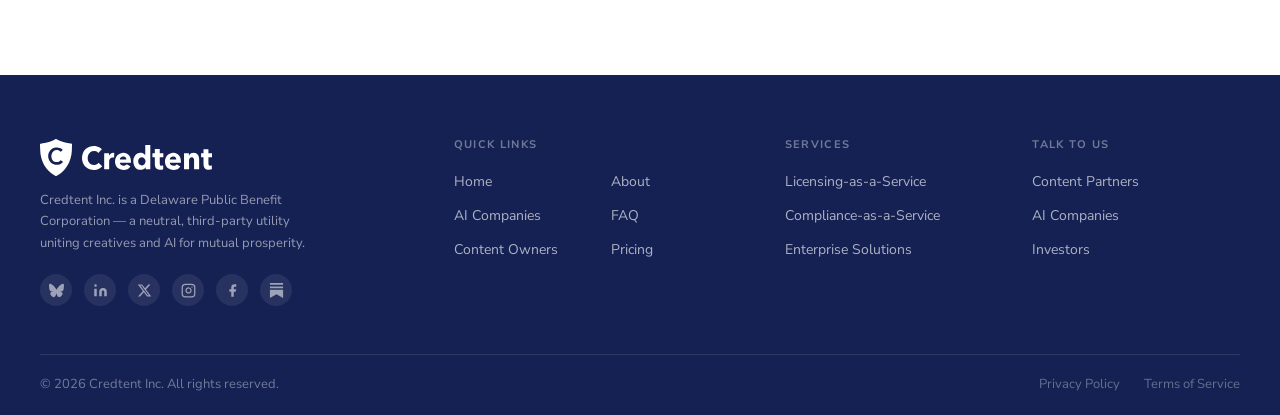
<file: terms-of-service.html>
<!DOCTYPE html>
<html lang="en">
<head>
  <meta charset="UTF-8" />
  <meta name="viewport" content="width=device-width, initial-scale=1.0" />
  <title>Terms of Service — Credtent</title>
  <link rel="stylesheet" href="styles.css" />
  <link rel="apple-touch-icon" sizes="180x180" href="/favicon/apple-touch-icon.png">
  <link rel="icon" type="image/png" sizes="32x32" href="/favicon/favicon-32x32.png">
  <link rel="icon" type="image/png" sizes="16x16" href="/favicon/favicon-16x16.png">
  <link rel="manifest" href="/favicon/site.webmanifest">
  <link rel="mask-icon" href="/favicon/safari-pinned-tab.svg" color="#290099">
  <meta name="msapplication-TileColor" content="#152153">
  <meta name="theme-color" content="#ffffff">
<script src="https://mcp.figma.com/mcp/html-to-design/capture.js" async></script>
</head>
<body>

<div id="nav-placeholder"></div>

<!-- ══ PAGE HERO ══════════════════════════════════════════════ -->
<section class="page-hero" style="padding-bottom:60px">
  <div class="page-hero-content">
    <div class="eyebrow">Legal</div>
    <h1>Terms of Service</h1>
    <p>The agreement governing your use of Credtent's platform and services.</p>
  </div>
</section>

<!-- ══ LEGAL CONTENT ══════════════════════════════════════════ -->
<section class="section-pad" style="background:#fff">
  <div class="container">
    <div class="legal-content">

      <p class="legal-effective">Effective Date: May 27, 2025 &nbsp;|&nbsp; Credtent, Inc.</p>

      <p>These Terms of Service ("Terms") govern your access to and use of Credtent's website, platform, and services (collectively, the "Services"). By creating an account or using our Services, you agree to be bound by these Terms.</p>

      <p>Credtent, Inc. is a neutral, third-party utility uniting creatives and AI companies for mutual prosperity. We are a Delaware Public Benefit Corporation.</p>

      <h2>1. Core Services</h2>
      <p>Credtent provides the following primary services:</p>

      <h3>Opt-Out Services (Free)</h3>
      <p>Register your name and creative works to be excluded from AI training data usage. We submit opt-out requests to AI developers and track compliance on your behalf. This service is free and always will be.</p>

      <h3>Premium Opt-Out</h3>
      <p>Enhanced tracking of opt-out requests with detailed reporting, auditing, and compliance monitoring. Available on paid plans.</p>

      <h3>Licensing Services</h3>
      <p>Standard and Premium licensing of your content to AI developers. Credtent facilitates agreements on your behalf and distributes earnings quarterly, minus our 15% platform fee and applicable transaction costs.</p>

      <h2>2. Account Registration</h2>
      <p>To access most features, you must create an account. You agree to:</p>
      <ul>
        <li>Provide accurate and complete information</li>
        <li>Maintain the security of your account credentials</li>
        <li>Promptly update your information if it changes</li>
        <li>Notify us immediately of any unauthorized access</li>
        <li>Accept responsibility for all activity under your account</li>
      </ul>

      <h2>3. Content Ownership and Licensing Rights</h2>

      <h3>Your Representations</h3>
      <p>By registering content, you represent and warrant that:</p>
      <ul>
        <li>You own or control all rights to the registered content</li>
        <li>The content does not infringe any third-party rights</li>
        <li>You have the authority to grant Credtent the rights described in these Terms</li>
        <li>The content complies with all applicable laws</li>
      </ul>

      <h3>License Grant to Credtent</h3>
      <p>For Licensing Service users, you grant Credtent a limited, non-exclusive right to license your registered content to AI developers on your behalf, subject to the terms and pricing you set (or Credtent's standard rates if you haven't set custom pricing).</p>

      <h3>Exclusivity During Licensing</h3>
      <p>While your content is enrolled in Credtent's Licensing Service, you may not offer a license to the same content to any AI developer directly or through any other intermediary with respect to content for which you've granted us an exclusive licensing right.</p>

      <h2>4. Prohibited Content</h2>
      <p>You may not register or use the platform in connection with content that is:</p>
      <ul>
        <li>Obscene, pornographic, or sexually explicit</li>
        <li>Threatening, harassing, or promoting violence</li>
        <li>Defamatory or knowingly false</li>
        <li>Discriminatory based on protected characteristics</li>
        <li>In violation of any law or regulation</li>
        <li>Infringing on third-party intellectual property rights</li>
      </ul>

      <h2>5. Payments and Earnings</h2>

      <h3>Subscription Fees</h3>
      <p>Paid plan subscription fees are billed annually and are non-refundable unless required by applicable law.</p>

      <h3>Licensing Earnings</h3>
      <p>License payments are distributed quarterly, after deducting:</p>
      <ul>
        <li>Credtent's 15% platform fee</li>
        <li>Payment processing and transaction costs</li>
        <li>Any applicable taxes or withholdings</li>
      </ul>
      <p>Payments are made in USD via PayPal, Venmo, Zelle, or ACH bank transfer. You must maintain a valid payment method to receive earnings.</p>

      <h3>Pricing</h3>
      <p>Credtent uses a science-driven content valuation methodology to establish fair market rates for standard licensing. Premium plan members may set their own pricing, which must fall within Credtent's published minimum and maximum ranges.</p>

      <h2>6. Platform Rules</h2>
      <p>You agree not to:</p>
      <ul>
        <li>Use the platform for any unlawful purpose</li>
        <li>Attempt to reverse engineer, decompile, or hack the platform</li>
        <li>Use automated tools to scrape or extract data</li>
        <li>Interfere with platform operations or other users' access</li>
        <li>Create multiple accounts to circumvent restrictions</li>
        <li>Misrepresent your identity or affiliation</li>
      </ul>

      <h2>7. Termination</h2>
      <p>Either party may terminate these Terms at any time. You may close your account through account settings. We may suspend or terminate your account if you violate these Terms. Upon termination, your right to use the Services ends, but we will continue to pay any outstanding earnings owed to you.</p>

      <h2>8. Disclaimers</h2>
      <p>The Services are provided "as is" and "as available" without warranties of any kind, express or implied. Credtent does not warrant that the Services will be uninterrupted, error-free, or that opt-out requests will result in full compliance by all AI companies. We do not guarantee specific earnings from licensing.</p>

      <h2>9. Limitation of Liability</h2>
      <p>To the maximum extent permitted by law, Credtent's total liability to you for any claims arising from these Terms or your use of the Services shall not exceed the greater of (a) the amount you paid to Credtent in the 12 months before the claim arose, or (b) $100. We are not liable for any indirect, incidental, special, or consequential damages.</p>

      <h2>10. Dispute Resolution</h2>

      <h3>Binding Arbitration</h3>
      <p>All disputes arising from these Terms or your use of the Services will be resolved through binding individual arbitration, not in court, except as noted below. You waive your right to participate in class action lawsuits.</p>

      <h3>Opt-Out Right</h3>
      <p>You may opt out of this arbitration provision within 30 days of creating your account by sending written notice via certified mail to:</p>
      <div style="background:var(--c-bg-light);border-radius:12px;padding:20px 24px;margin:16px 0">
        Credtent, Inc. — Arbitration Opt-Out<br>
        1822 E. Route 66, Ste #A353<br>
        Glendora, CA 91740
      </div>

      <h3>Exceptions</h3>
      <p>Either party may seek injunctive or other equitable relief in court to prevent infringement of intellectual property rights or unauthorized access to the platform.</p>

      <h2>11. Governing Law</h2>
      <p>These Terms are governed by the laws of the State of California, without regard to conflict of law principles.</p>

      <h2>12. Changes to Terms</h2>
      <p>We may update these Terms from time to time. Material changes will be communicated via email or prominent notice on the platform at least 30 days before taking effect. Continued use after that date constitutes acceptance.</p>

      <h2>13. Contact</h2>
      <div style="background:var(--c-bg-light);border-radius:12px;padding:24px;margin-top:16px">
        <strong>Credtent, Inc.</strong><br>
        1822 E. Route 66, Ste #A353<br>
        Glendora, CA 91740<br>
        <a href="mailto:info@credtent.org" style="color:var(--c-purple)">info@credtent.org</a>
      </div>

    </div>
  </div>
</section>

<div id="footer-placeholder"></div>
<script src="components.js"></script>
</body>
</html>
</file>
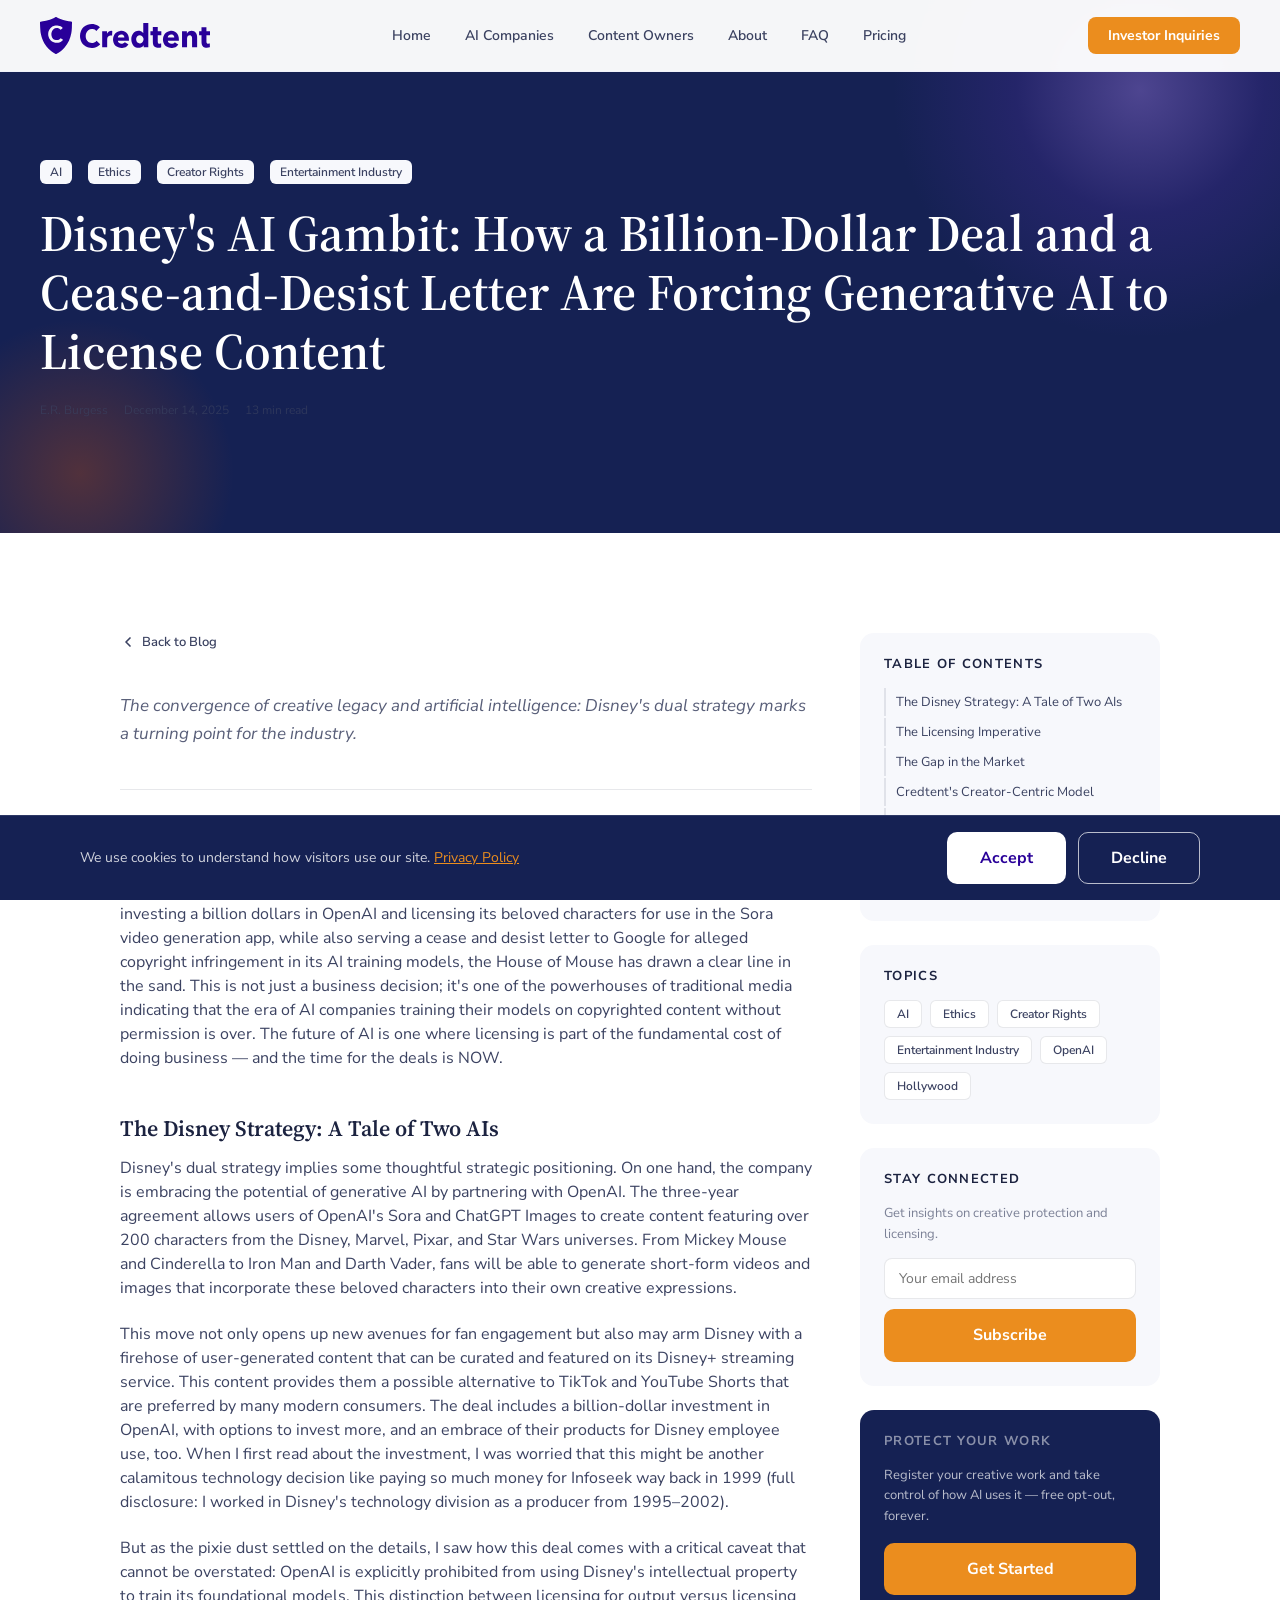
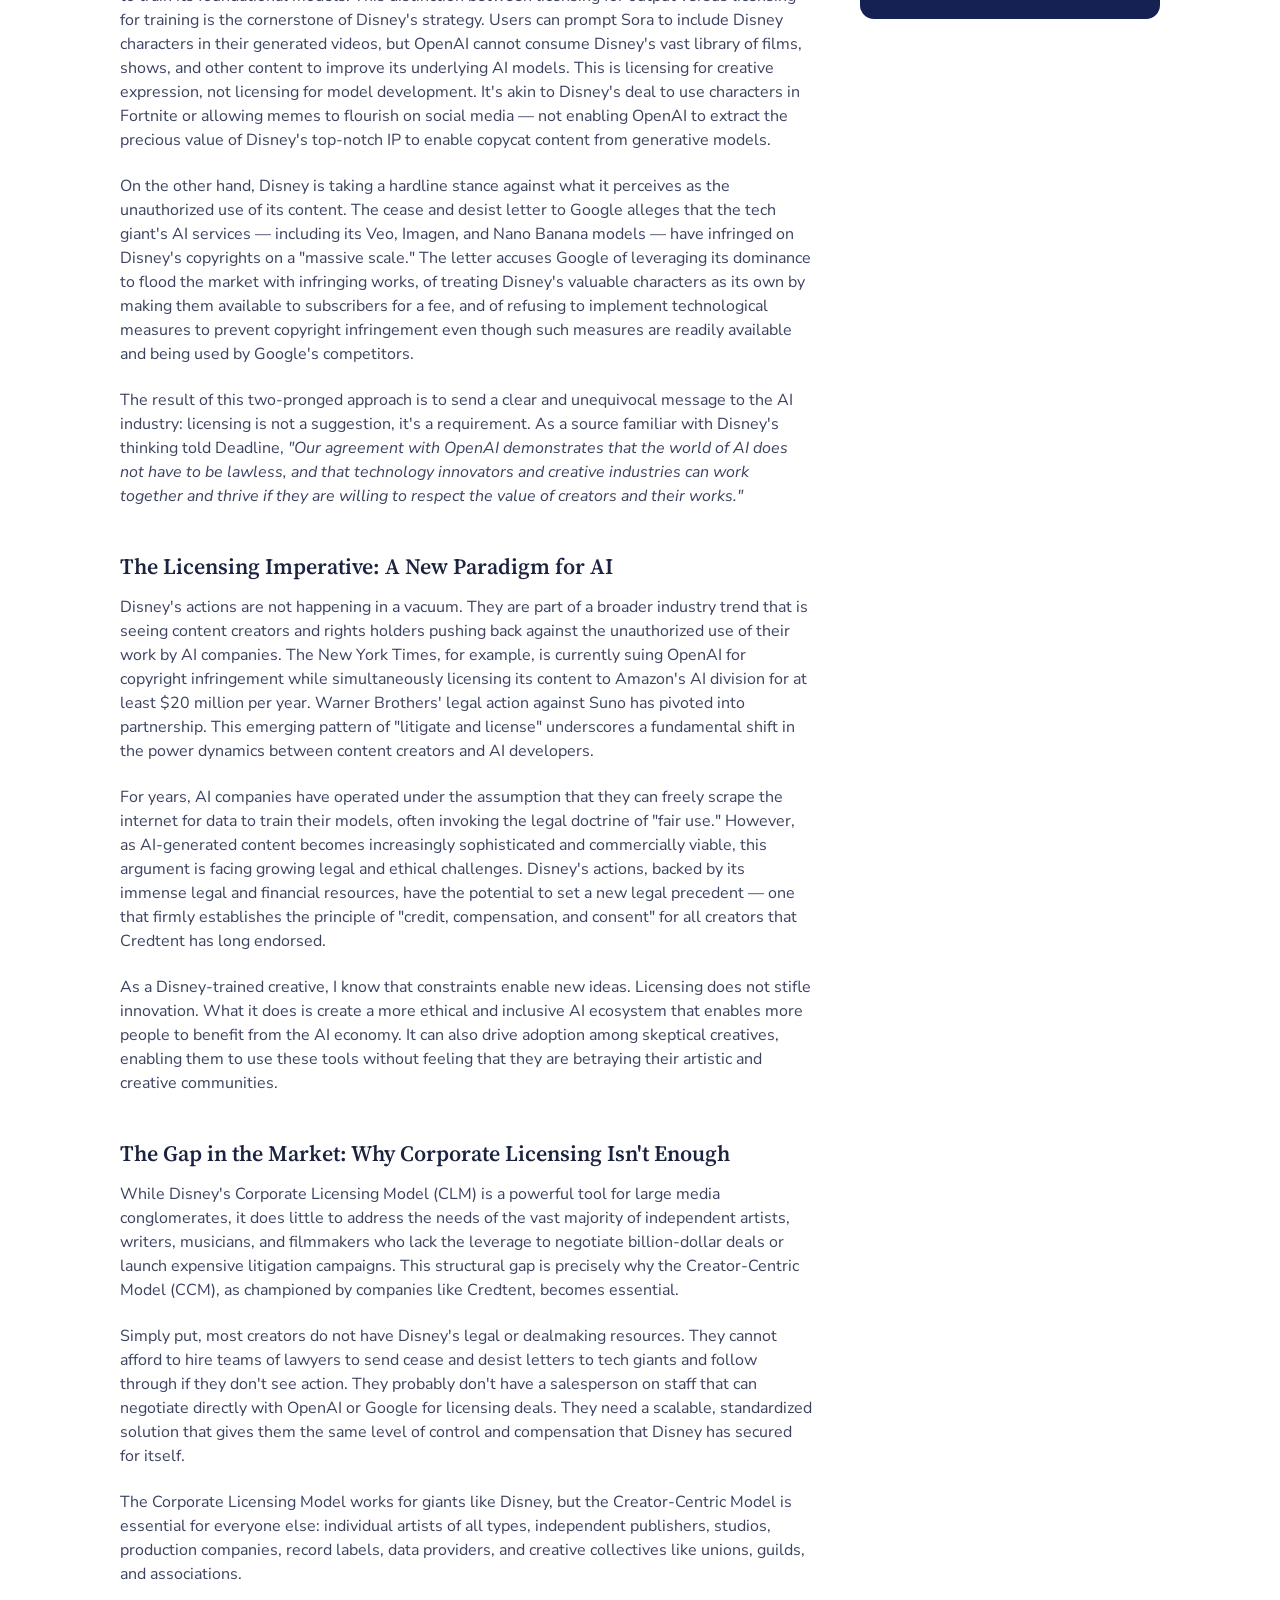
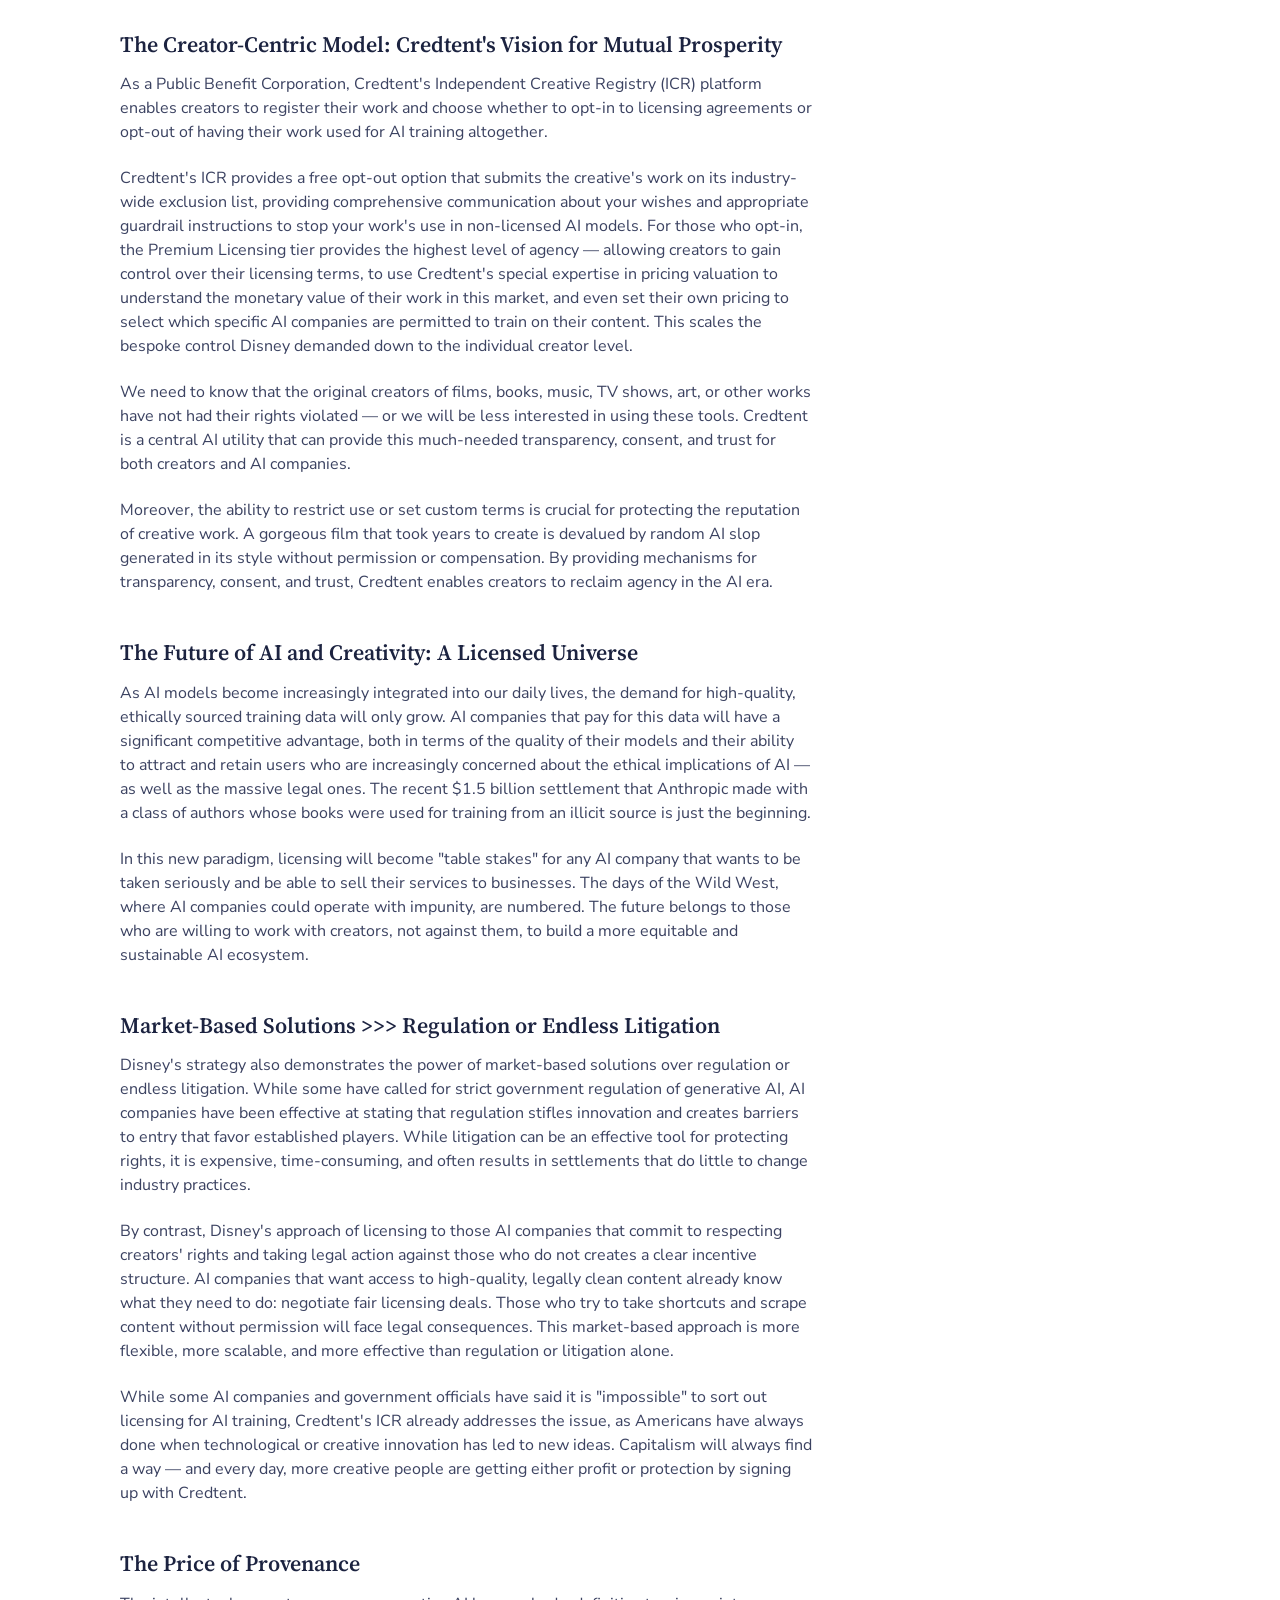
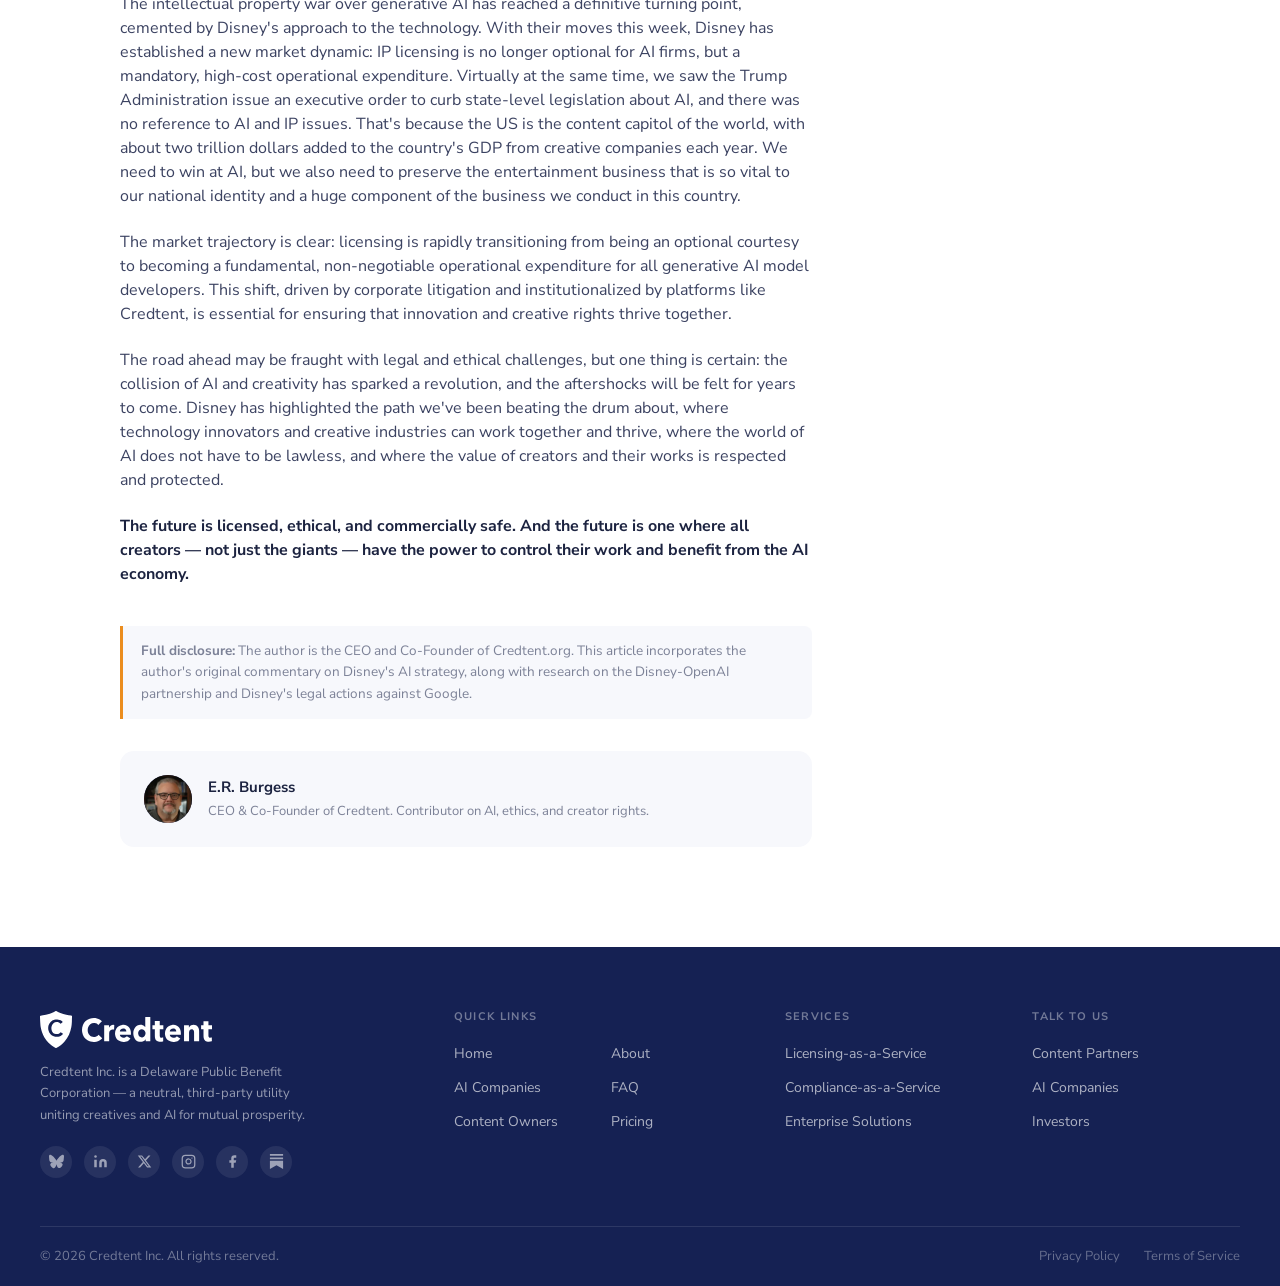
<file: blog/disneys-ai-gambit-how-a-billion-dollar.html>
<!DOCTYPE html>
<html lang="en">
<head>
  <meta charset="UTF-8" />
  <meta name="viewport" content="width=device-width, initial-scale=1.0" />
  <title>Disney's AI Gambit: How a Billion-Dollar Deal and a Cease-and-Desist Letter Are Forcing Generative AI to License Content — Credtent Blog</title>
  <meta name="description" content="Disney's dual-pronged strategy — investing $1B in OpenAI while suing Google — is redefining how AI companies access creative content. What it means for every creator." />
  <link rel="stylesheet" href="../styles.css" />
  <link rel="apple-touch-icon" sizes="180x180" href="/favicon/apple-touch-icon.png">
  <link rel="icon" type="image/png" sizes="32x32" href="/favicon/favicon-32x32.png">
  <link rel="icon" type="image/png" sizes="16x16" href="/favicon/favicon-16x16.png">
  <link rel="manifest" href="/favicon/site.webmanifest">
  <link rel="mask-icon" href="/favicon/safari-pinned-tab.svg" color="#290099">
  <meta name="msapplication-TileColor" content="#152153">
  <meta name="theme-color" content="#ffffff">
</head>
<body>

<div id="nav-placeholder"></div>

<!-- ══ ARTICLE HERO ═══════════════════════════════════════════ -->
<section class="page-hero">
  <div class="page-hero-content">
    <div class="article-meta" style="margin-bottom:20px">
      <span class="tag">AI</span>
      <span class="tag">Ethics</span>
      <span class="tag">Creator Rights</span>
      <span class="tag">Entertainment Industry</span>
    </div>
    <h1>Disney's AI Gambit: How a Billion-Dollar Deal and a Cease-and-Desist Letter Are Forcing Generative AI to License Content</h1>
    <div class="article-meta" style="margin-top:20px">
      <span>E.R. Burgess</span>
      <span>December 14, 2025</span>
      <span>13 min read</span>
    </div>
  </div>
</section>

<!-- ══ ARTICLE BODY ════════════════════════════════════════════ -->
<section class="section-pad" style="background:#fff">
  <div class="container">
    <div class="blog-layout">

      <!-- ── Main Content ─────────────────────────────────────── -->
      <div>
        <a href="../blog.html" class="post-back">
          <svg width="16" height="16" viewBox="0 0 24 24" fill="none" stroke="currentColor" stroke-width="2.5" stroke-linecap="round" stroke-linejoin="round"><polyline points="15 18 9 12 15 6"/></svg>
          Back to Blog
        </a>

        <div class="post-header">
          <p class="post-dek">The convergence of creative legacy and artificial intelligence: Disney's dual strategy marks a turning point for the industry.</p>
        </div>

        <article class="post-body">

          <p>In a move that is sending shockwaves through both Hollywood and Silicon Valley, The Walt Disney Company has executed a stunning dual-pronged move that is set to redefine the relationship between artificial intelligence and intellectual property. By simultaneously investing a billion dollars in OpenAI and licensing its beloved characters for use in the Sora video generation app, while also serving a cease and desist letter to Google for alleged copyright infringement in its AI training models, the House of Mouse has drawn a clear line in the sand. This is not just a business decision; it's one of the powerhouses of traditional media indicating that the era of AI companies training their models on copyrighted content without permission is over. The future of AI is one where licensing is part of the fundamental cost of doing business — and the time for the deals is NOW.</p>

          <h2 id="disney-strategy">The Disney Strategy: A Tale of Two AIs</h2>

          <p>Disney's dual strategy implies some thoughtful strategic positioning. On one hand, the company is embracing the potential of generative AI by partnering with OpenAI. The three-year agreement allows users of OpenAI's Sora and ChatGPT Images to create content featuring over 200 characters from the Disney, Marvel, Pixar, and Star Wars universes. From Mickey Mouse and Cinderella to Iron Man and Darth Vader, fans will be able to generate short-form videos and images that incorporate these beloved characters into their own creative expressions.</p>

          <p>This move not only opens up new avenues for fan engagement but also may arm Disney with a firehose of user-generated content that can be curated and featured on its Disney+ streaming service. This content provides them a possible alternative to TikTok and YouTube Shorts that are preferred by many modern consumers. The deal includes a billion-dollar investment in OpenAI, with options to invest more, and an embrace of their products for Disney employee use, too. When I first read about the investment, I was worried that this might be another calamitous technology decision like paying so much money for Infoseek way back in 1999 (full disclosure: I worked in Disney's technology division as a producer from 1995–2002).</p>

          <p>But as the pixie dust settled on the details, I saw how this deal comes with a critical caveat that cannot be overstated: OpenAI is explicitly prohibited from using Disney's intellectual property to train its foundational models. This distinction between licensing for output versus licensing for training is the cornerstone of Disney's strategy. Users can prompt Sora to include Disney characters in their generated videos, but OpenAI cannot consume Disney's vast library of films, shows, and other content to improve its underlying AI models. This is licensing for creative expression, not licensing for model development. It's akin to Disney's deal to use characters in Fortnite or allowing memes to flourish on social media — not enabling OpenAI to extract the precious value of Disney's top-notch IP to enable copycat content from generative models.</p>

          <p>On the other hand, Disney is taking a hardline stance against what it perceives as the unauthorized use of its content. The cease and desist letter to Google alleges that the tech giant's AI services — including its Veo, Imagen, and Nano Banana models — have infringed on Disney's copyrights on a "massive scale." The letter accuses Google of leveraging its dominance to flood the market with infringing works, of treating Disney's valuable characters as its own by making them available to subscribers for a fee, and of refusing to implement technological measures to prevent copyright infringement even though such measures are readily available and being used by Google's competitors.</p>

          <p>The result of this two-pronged approach is to send a clear and unequivocal message to the AI industry: licensing is not a suggestion, it's a requirement. As a source familiar with Disney's thinking told Deadline, <em>"Our agreement with OpenAI demonstrates that the world of AI does not have to be lawless, and that technology innovators and creative industries can work together and thrive if they are willing to respect the value of creators and their works."</em></p>

          <h2 id="licensing-imperative">The Licensing Imperative: A New Paradigm for AI</h2>

          <p>Disney's actions are not happening in a vacuum. They are part of a broader industry trend that is seeing content creators and rights holders pushing back against the unauthorized use of their work by AI companies. The New York Times, for example, is currently suing OpenAI for copyright infringement while simultaneously licensing its content to Amazon's AI division for at least $20 million per year. Warner Brothers' legal action against Suno has pivoted into partnership. This emerging pattern of "litigate and license" underscores a fundamental shift in the power dynamics between content creators and AI developers.</p>

          <p>For years, AI companies have operated under the assumption that they can freely scrape the internet for data to train their models, often invoking the legal doctrine of "fair use." However, as AI-generated content becomes increasingly sophisticated and commercially viable, this argument is facing growing legal and ethical challenges. Disney's actions, backed by its immense legal and financial resources, have the potential to set a new legal precedent — one that firmly establishes the principle of "credit, compensation, and consent" for all creators that Credtent has long endorsed.</p>

          <p>As a Disney-trained creative, I know that constraints enable new ideas. Licensing does not stifle innovation. What it does is create a more ethical and inclusive AI ecosystem that enables more people to benefit from the AI economy. It can also drive adoption among skeptical creatives, enabling them to use these tools without feeling that they are betraying their artistic and creative communities.</p>

          <h2 id="gap-in-market">The Gap in the Market: Why Corporate Licensing Isn't Enough</h2>

          <p>While Disney's Corporate Licensing Model (CLM) is a powerful tool for large media conglomerates, it does little to address the needs of the vast majority of independent artists, writers, musicians, and filmmakers who lack the leverage to negotiate billion-dollar deals or launch expensive litigation campaigns. This structural gap is precisely why the Creator-Centric Model (CCM), as championed by companies like Credtent, becomes essential.</p>

          <p>Simply put, most creators do not have Disney's legal or dealmaking resources. They cannot afford to hire teams of lawyers to send cease and desist letters to tech giants and follow through if they don't see action. They probably don't have a salesperson on staff that can negotiate directly with OpenAI or Google for licensing deals. They need a scalable, standardized solution that gives them the same level of control and compensation that Disney has secured for itself.</p>

          <p>The Corporate Licensing Model works for giants like Disney, but the Creator-Centric Model is essential for everyone else: individual artists of all types, independent publishers, studios, production companies, record labels, data providers, and creative collectives like unions, guilds, and associations.</p>

          <h2 id="creator-centric-model">The Creator-Centric Model: Credtent's Vision for Mutual Prosperity</h2>

          <p>As a Public Benefit Corporation, Credtent's Independent Creative Registry (ICR) platform enables creators to register their work and choose whether to opt-in to licensing agreements or opt-out of having their work used for AI training altogether.</p>

          <p>Credtent's ICR provides a free opt-out option that submits the creative's work on its industry-wide exclusion list, providing comprehensive communication about your wishes and appropriate guardrail instructions to stop your work's use in non-licensed AI models. For those who opt-in, the Premium Licensing tier provides the highest level of agency — allowing creators to gain control over their licensing terms, to use Credtent's special expertise in pricing valuation to understand the monetary value of their work in this market, and even set their own pricing to select which specific AI companies are permitted to train on their content. This scales the bespoke control Disney demanded down to the individual creator level.</p>

          <p>We need to know that the original creators of films, books, music, TV shows, art, or other works have not had their rights violated — or we will be less interested in using these tools. Credtent is a central AI utility that can provide this much-needed transparency, consent, and trust for both creators and AI companies.</p>

          <p>Moreover, the ability to restrict use or set custom terms is crucial for protecting the reputation of creative work. A gorgeous film that took years to create is devalued by random AI slop generated in its style without permission or compensation. By providing mechanisms for transparency, consent, and trust, Credtent enables creators to reclaim agency in the AI era.</p>

          <h2 id="future-licensed-universe">The Future of AI and Creativity: A Licensed Universe</h2>

          <p>As AI models become increasingly integrated into our daily lives, the demand for high-quality, ethically sourced training data will only grow. AI companies that pay for this data will have a significant competitive advantage, both in terms of the quality of their models and their ability to attract and retain users who are increasingly concerned about the ethical implications of AI — as well as the massive legal ones. The recent $1.5 billion settlement that Anthropic made with a class of authors whose books were used for training from an illicit source is just the beginning.</p>

          <p>In this new paradigm, licensing will become "table stakes" for any AI company that wants to be taken seriously and be able to sell their services to businesses. The days of the Wild West, where AI companies could operate with impunity, are numbered. The future belongs to those who are willing to work with creators, not against them, to build a more equitable and sustainable AI ecosystem.</p>

          <h2 id="market-based-solutions">Market-Based Solutions &gt;&gt;&gt; Regulation or Endless Litigation</h2>

          <p>Disney's strategy also demonstrates the power of market-based solutions over regulation or endless litigation. While some have called for strict government regulation of generative AI, AI companies have been effective at stating that regulation stifles innovation and creates barriers to entry that favor established players. While litigation can be an effective tool for protecting rights, it is expensive, time-consuming, and often results in settlements that do little to change industry practices.</p>

          <p>By contrast, Disney's approach of licensing to those AI companies that commit to respecting creators' rights and taking legal action against those who do not creates a clear incentive structure. AI companies that want access to high-quality, legally clean content already know what they need to do: negotiate fair licensing deals. Those who try to take shortcuts and scrape content without permission will face legal consequences. This market-based approach is more flexible, more scalable, and more effective than regulation or litigation alone.</p>

          <p>While some AI companies and government officials have said it is "impossible" to sort out licensing for AI training, Credtent's ICR already addresses the issue, as Americans have always done when technological or creative innovation has led to new ideas. Capitalism will always find a way — and every day, more creative people are getting either profit or protection by signing up with Credtent.</p>

          <h2 id="price-of-provenance">The Price of Provenance</h2>

          <p>The intellectual property war over generative AI has reached a definitive turning point, cemented by Disney's approach to the technology. With their moves this week, Disney has established a new market dynamic: IP licensing is no longer optional for AI firms, but a mandatory, high-cost operational expenditure. Virtually at the same time, we saw the Trump Administration issue an executive order to curb state-level legislation about AI, and there was no reference to AI and IP issues. That's because the US is the content capitol of the world, with about two trillion dollars added to the country's GDP from creative companies each year. We need to win at AI, but we also need to preserve the entertainment business that is so vital to our national identity and a huge component of the business we conduct in this country.</p>

          <p>The market trajectory is clear: licensing is rapidly transitioning from being an optional courtesy to becoming a fundamental, non-negotiable operational expenditure for all generative AI model developers. This shift, driven by corporate litigation and institutionalized by platforms like Credtent, is essential for ensuring that innovation and creative rights thrive together.</p>

          <p>The road ahead may be fraught with legal and ethical challenges, but one thing is certain: the collision of AI and creativity has sparked a revolution, and the aftershocks will be felt for years to come. Disney has highlighted the path we've been beating the drum about, where technology innovators and creative industries can work together and thrive, where the world of AI does not have to be lawless, and where the value of creators and their works is respected and protected.</p>

          <p><strong>The future is licensed, ethical, and commercially safe. And the future is one where all creators — not just the giants — have the power to control their work and benefit from the AI economy.</strong></p>

        </article>

        <div class="post-disclosure">
          <strong>Full disclosure:</strong> The author is the CEO and Co-Founder of Credtent.org. This article incorporates the author's original commentary on Disney's AI strategy, along with research on the Disney-OpenAI partnership and Disney's legal actions against Google.
        </div>

        <div class="post-author">
          <img src="../team/eric-burgess.jpg" alt="E.R. Burgess" class="post-author-avatar post-author-photo">
          <div>
            <div class="post-author-name">E.R. Burgess</div>
            <div class="post-author-bio">CEO &amp; Co-Founder of Credtent. Contributor on AI, ethics, and creator rights.</div>
          </div>
        </div>
      </div>

      <!-- ── Sidebar ───────────────────────────────────────────── -->
      <aside class="blog-sidebar">

        <div class="sidebar-card">
          <h4>Table of Contents</h4>
          <ul class="toc-list">
            <li><a href="#disney-strategy">The Disney Strategy: A Tale of Two AIs</a></li>
            <li><a href="#licensing-imperative">The Licensing Imperative</a></li>
            <li><a href="#gap-in-market">The Gap in the Market</a></li>
            <li><a href="#creator-centric-model">Credtent's Creator-Centric Model</a></li>
            <li><a href="#future-licensed-universe">The Future: A Licensed Universe</a></li>
            <li><a href="#market-based-solutions">Market-Based Solutions</a></li>
            <li><a href="#price-of-provenance">The Price of Provenance</a></li>
          </ul>
        </div>

        <div class="sidebar-card">
          <h4>Topics</h4>
          <div class="tags-list">
            <a href="../blog.html">AI</a>
            <a href="../blog.html">Ethics</a>
            <a href="../blog.html">Creator Rights</a>
            <a href="../blog.html">Entertainment Industry</a>
            <a href="../blog.html">OpenAI</a>
            <a href="../blog.html">Hollywood</a>
          </div>
        </div>

        <div class="sidebar-card">
          <h4>Stay Connected</h4>
          <p style="font-size:13px;color:var(--c-muted);line-height:1.6;margin-bottom:4px">Get insights on creative protection and licensing.</p>
          <form class="sidebar-newsletter-form" onsubmit="return false">
            <input type="email" placeholder="Your email address" />
            <button type="submit" class="btn btn-orange" style="width:100%;justify-content:center">Subscribe</button>
          </form>
        </div>

        <div class="sidebar-card" style="background:var(--c-navy);color:#fff">
          <h4 style="color:rgba(255,255,255,0.5)">Protect Your Work</h4>
          <p style="font-size:13px;color:rgba(255,255,255,0.7);line-height:1.6;margin-bottom:16px">Register your creative work and take control of how AI uses it — free opt-out, forever.</p>
          <a href="../pricing.html" class="btn btn-orange" style="width:100%;justify-content:center">Get Started</a>
        </div>

      </aside>

    </div>
  </div>
</section>

<div id="footer-placeholder"></div>

<script src="../components.js"></script>
</body>
</html>
</file>
<file: styles.css>
/* =============================================================
   Credtent Design System — Shared Stylesheet
   Based on Figma mockups (Home & About, 1920w)
   ============================================================= */

/* ── Google Fonts ─────────────────────────────────────────── */
@import url('https://fonts.googleapis.com/css2?family=Source+Serif+4:ital,wght@0,400;0,600;0,700;1,400;1,600&family=Nunito+Sans:wght@400;600;700;800&family=IBM+Plex+Mono:wght@400;600&display=swap');

/* ── Hero gradient animations ────────────────────────────── */
@keyframes drift-purple {
  0%   { transform: translate(0px,    0px)   scale(1);    opacity: 1;    }
  20%  { transform: translate(-50px,  40px)  scale(1.12); opacity: 0.75; }
  45%  { transform: translate(30px,   80px)  scale(0.88); opacity: 0.95; }
  65%  { transform: translate(-20px,  20px)  scale(1.08); opacity: 0.7;  }
  80%  { transform: translate(40px,  -30px)  scale(0.95); opacity: 0.9;  }
  100% { transform: translate(0px,    0px)   scale(1);    opacity: 1;    }
}

@keyframes drift-orange {
  0%   { transform: translate(0px,   0px)   scale(1);    opacity: 1;    }
  25%  { transform: translate(60px, -40px)  scale(1.18); opacity: 0.7;  }
  50%  { transform: translate(-40px, 50px)  scale(0.85); opacity: 1;    }
  70%  { transform: translate(25px,  30px)  scale(1.1);  opacity: 0.75; }
  90%  { transform: translate(-15px,-20px)  scale(0.92); opacity: 0.9;  }
  100% { transform: translate(0px,   0px)   scale(1);    opacity: 1;    }
}

/* ── Design Tokens ────────────────────────────────────────── */
:root {
  /* Colors */
  --c-navy:       #152153;
  --c-purple:     #290099;
  --c-orange:     #eb8d1e;
  --c-orange-dk:  #ec5a00;
  --c-heading:    #1c2340;
  --c-body:       #3b4261;
  --c-muted:      rgba(59, 66, 97, 0.65);
  --c-bg-light:   #f7f8fc;
  --c-bg-mid:     #eef0f8;
  --c-border:     rgba(28, 35, 64, 0.1);

  /* Fonts */
  --f-serif:  'Source Serif 4', Georgia, serif;
  --f-display:'Source Serif 4', Georgia, serif;
  --f-sans:   'Nunito Sans', system-ui, sans-serif;
  --f-mono:   'IBM Plex Mono', 'Courier New', monospace;

  /* Radii */
  --r-btn:    10px;
  --r-card:   14px;
  --r-pill:   100px;

  /* Layout */
  --nav-h:    72px;
  --content:  1120px;
  --content-lg: 1280px;
}

/* ── Reset & Base ─────────────────────────────────────────── */
*, *::before, *::after { box-sizing: border-box; margin: 0; padding: 0; }

html { scroll-behavior: smooth; }

body {
  font-family: var(--f-sans);
  font-size: 16px;
  line-height: 1.5;
  color: var(--c-body);
  background: #fff;
  -webkit-font-smoothing: antialiased;
}

a { color: inherit; text-decoration: none; }
img { display: block; max-width: 100%; }
ul, ol { list-style: none; }
button { cursor: pointer; font-family: inherit; border: none; background: none; }

/* ── Typography ───────────────────────────────────────────── */
h1, h2, h3, h4, h5, h6 {
  font-family: var(--f-serif);
  font-weight: 600;
  color: var(--c-heading);
  line-height: 1.15;
}

h1 { font-size: clamp(2.2rem, 4vw, 3.625rem); }
h2 { font-size: clamp(1.8rem, 3vw, 2.5rem); }
h3 { font-size: clamp(1.1rem, 2vw, 1.375rem); font-family: var(--f-display); }
h4 { font-size: 1.0625rem; font-family: var(--f-sans); font-weight: 700; }

p { line-height: 1.5; margin-bottom: 0.5em; }

.eyebrow {
  display: flex;
  align-items: center;
  gap: 10px;
  font-family: var(--f-mono);
  font-size: 11px;
  font-weight: 600;
  letter-spacing: 0.16em;
  text-transform: uppercase;
  color: var(--c-orange);
}
.eyebrow::before {
  content: '';
  display: block;
  width: 24px;
  height: 1.5px;
  background: var(--c-orange);
  flex-shrink: 0;
}
.eyebrow--no-dash::before { display: none; }

.accent { color: var(--c-orange); }
.accent-purple { color: var(--c-purple); }

/* ── Layout Helpers ───────────────────────────────────────── */
.container {
  width: 100%;
  max-width: var(--content);
  margin: 0 auto;
  padding: 0 40px;
}
.container--lg {
  max-width: var(--content-lg);
}

section { width: 100%; }

.section-pad { padding: 100px 0; }
.section-pad-sm { padding: 64px 0; }

/* ── Buttons ──────────────────────────────────────────────── */
.btn {
  display: inline-flex;
  align-items: center;
  gap: 8px;
  font-family: var(--f-sans);
  font-weight: 700;
  font-size: 16px;
  line-height: 1.65;
  padding: 12px 32px;
  border-radius: var(--r-btn);
  transition: all 0.2s ease;
  white-space: nowrap;
  cursor: pointer;
  border: 1px solid transparent;
}

.btn-primary {
  background: #fff;
  color: var(--c-purple);
}
.btn-primary:hover { background: var(--c-bg-light); }

.btn-orange {
  background: var(--c-orange);
  color: #fff;
}
.btn-orange:hover { background: var(--c-orange-dk); }

.btn-orange-dk {
  background: var(--c-orange-dk);
  color: #fff;
}
.btn-orange-dk:hover { opacity: 0.9; }

.btn-outline-white {
  background: transparent;
  color: #fff;
  border-color: rgba(255,255,255,0.7);
}
.btn-outline-white:hover { border-color: #fff; background: rgba(255,255,255,0.08); }
.btn-outline-dark {
  background: transparent;
  color: var(--c-heading);
  border-color: var(--c-heading);
}
.btn-outline-dark:hover { background: var(--c-heading); color: #fff; }

.btn-outline-purple {
  background: transparent;
  color: var(--c-purple);
  border-color: var(--c-purple);
}
.btn-outline-purple:hover { background: rgba(41,0,153,0.06); }

.btn-outline-navy {
  background: transparent;
  color: var(--c-navy);
  border-color: rgba(21,33,83,0.3);
}
.btn-outline-navy:hover { background: rgba(21,33,83,0.05); }

.btn-sm { padding: 9px 24px; font-size: 14px; }

/* ── Navigation ───────────────────────────────────────────── */
.nav {
  position: fixed;
  top: 0;
  left: 0;
  right: 0;
  z-index: 100;
  height: var(--nav-h);
  display: flex;
  align-items: center;
  padding: 0 40px;
  background: rgba(255,255,255,0.96);
  backdrop-filter: blur(6px);
  -webkit-backdrop-filter: blur(6px);
  border-bottom: 1px solid #f0f2fa;
  transition: transform 0.25s ease;
}
.nav--hidden {
  transform: translateY(-100%);
}

.nav-inner {
  display: flex;
  align-items: center;
  width: 100%;
  max-width: 1840px;
  margin: 0 auto;
  gap: 0;
}

.nav-logo {
  display: flex;
  align-items: center;
  gap: 8px;
  flex-shrink: 0;
  text-decoration: none;
}

.nav-logo-mark {
  width: 32px;
  height: 37px;
  flex-shrink: 0;
  display: flex;
  align-items: center;
}

.nav-logo-mark img { display: block; }

.nav-wordmark {
  display: flex;
  align-items: center;
  flex-shrink: 0;
}

.nav-wordmark img { display: block; }

.nav-links {
  display: flex;
  align-items: center;
  gap: 2px;
  margin: 0 auto;
}

.nav-links a {
  font-size: 14px;
  font-weight: 600;
  color: var(--c-body);
  padding: 6px 16px;
  border-radius: 6px;
  transition: all 0.15s;
}
.nav-links a:hover,
.nav-links a.active {
  color: var(--c-purple);
  background: rgba(41,0,153,0.06);
}
.nav-links a.active { font-weight: 700; }

.nav-auth {
  display: flex;
  align-items: center;
  gap: 12px;
  flex-shrink: 0;
}

.nav-auth a.signin {
  font-size: 14px;
  font-weight: 600;
  color: var(--c-body);
  padding: 6px 14px;
  border-radius: 6px;
  transition: all 0.15s;
}
.nav-auth a.signin:hover { color: var(--c-purple); }

.nav-auth a.signup {
  background: var(--c-orange);
  color: #fff;
  font-size: 14px;
  font-weight: 700;
  padding: 8px 20px;
  border-radius: 8px;
  transition: background 0.15s;
}
.nav-auth a.signup:hover { background: var(--c-orange-dk); }

/* Hamburger button (desktop: hidden) */
.nav-hamburger {
  display: none;
  align-items: center;
  justify-content: center;
  width: 40px;
  height: 40px;
  margin-right: -8px;
  color: var(--c-purple);
  flex-shrink: 0;
}

/* Mobile menu drawer */
.nav-mobile-menu {
  display: none;
  position: fixed;
  top: var(--nav-h);
  left: 0;
  right: 0;
  z-index: 99;
  background: rgba(255,255,255,0.98);
  backdrop-filter: blur(8px);
  -webkit-backdrop-filter: blur(8px);
  border-bottom: 1px solid #f0f2fa;
  padding: 12px 20px 24px;
  flex-direction: column;
}
.nav-mobile-menu.open { display: flex; }

.nav-mobile-links { display: flex; flex-direction: column; gap: 2px; }
.nav-mobile-links a {
  font-size: 16px;
  font-weight: 600;
  color: var(--c-body);
  padding: 10px 12px;
  border-radius: 8px;
  transition: all 0.15s;
}
.nav-mobile-links a:hover,
.nav-mobile-links a.active { color: var(--c-purple); background: rgba(41,0,153,0.06); }
.nav-mobile-links a.active { font-weight: 700; }

.nav-mobile-divider { height: 1px; background: var(--c-border); margin: 12px 0; }

.nav-mobile-auth { display: flex; flex-direction: column; gap: 8px; }
.nav-mobile-auth a.signin {
  font-size: 15px;
  font-weight: 600;
  color: var(--c-body);
  padding: 10px 12px;
  border-radius: 8px;
  text-align: center;
  transition: all 0.15s;
}
.nav-mobile-auth a.signin:hover { color: var(--c-purple); background: rgba(41,0,153,0.06); }
.nav-mobile-auth a.signup {
  background: var(--c-orange);
  color: #fff;
  font-size: 15px;
  font-weight: 700;
  padding: 12px;
  border-radius: 8px;
  text-align: center;
  transition: background 0.15s;
}
.nav-mobile-auth a.signup:hover { background: var(--c-orange-dk); }

/* ── Hero (Dark) ──────────────────────────────────────────── */
.hero-dark {
  position: relative;
  background: var(--c-navy);
  padding: 160px 40px 100px;
  overflow: hidden;
  width: 100%;
}


.hero-inner {
  position: relative;
  z-index: 1;
  max-width: var(--content-lg);
  margin: 0 auto;
  display: flex;
  align-items: center;
  gap: 60px;
}

.hero-content {
  flex: 0 0 auto;
  width: clamp(340px, 52%, 660px);
  display: flex;
  flex-direction: column;
  gap: 20px;
}

.hero-content h1 {
  color: #fff;
  font-size: clamp(2.2rem, 4vw, 3.625rem);
}

.hero-desc {
  color: rgba(255,255,255,0.75);
  font-size: 18px;
  line-height: 1.5;
  max-width: 520px;
}

.hero-actions {
  display: flex;
  align-items: center;
  flex-wrap: wrap;
  gap: 16px;
  padding-top: 12px;
}

/* Hero Visual (dashboard mockup placeholder) */
.hero-visual {
  flex: 1 1 auto;
  min-width: 0;
  display: flex;
  justify-content: center;
  align-items: center;
}

.dashboard-card {
  background: rgba(255,255,255,0.05);
  border: 1px solid rgba(255,255,255,0.12);
  backdrop-filter: blur(10px);
  border-radius: 16px;
  padding: 28px;
  color: #fff;
  width: 100%;
  max-width: 500px;
}

.dashboard-card-header {
  display: flex;
  align-items: center;
  justify-content: space-between;
  margin-bottom: 13px;
}
.dashboard-card-title {
  font-size: 11px;
  font-family: var(--f-mono);
  letter-spacing: 0.12em;
  text-transform: uppercase;
  color: rgba(255,255,255,0.5);
}
.dashboard-earnings-badge {
  font-size: 11px;
  font-family: var(--f-mono);
  font-weight: 600;
  color: #eb8d1e;
  background: rgba(235,141,30,0.2);
  padding: 3px 10px;
  border-radius: 20px;
  white-space: nowrap;
}

.dashboard-stats {
  display: grid;
  grid-template-columns: 1fr 1fr;
  gap: 16px;
}

.dashboard-stat-item {
  padding: 12px 0;
  min-width: 0;
}
.dashboard-stat-label {
  font-size: 12px;
  color: rgba(255,255,255,0.5);
  margin-top: 6px;
  line-height: 1.4;
}
.dashboard-stat-value {
  font-size: 28px;
  font-weight: 700;
  color: #fff;
  font-family: var(--f-display);
  line-height: 1.1;
}
.dashboard-stat-value.orange { color: var(--c-orange); }

/* ── Who We Serve ─────────────────────────────────────────── */
.wws-header {
  max-width: 720px;
  margin-bottom: 48px;
}
.wws-header h2 {
  font-size: clamp(1.8rem, 3vw, 2.75rem);
  color: var(--c-heading);
  margin: 16px 0 16px;
  line-height: 1.2;
}
.wws-header p {
  font-size: 16px;
  color: var(--c-body);
  line-height: 1.7;
}
.wws-grid {
  display: grid;
  grid-template-columns: 1fr 1fr;
  gap: 24px;
}
.wws-card {
  border: 1px solid var(--c-border);
  border-radius: var(--r-card);
  padding: 36px;
  display: flex;
  flex-direction: column;
  gap: 0;
}
.wws-card h3 {
  font-size: 1.25rem;
  color: var(--c-heading);
  line-height: 1.3;
  margin-bottom: 12px;
}
.wws-card > p {
  font-size: 15px;
  color: var(--c-body);
  line-height: 1.7;
  margin-bottom: 24px;
}
.wws-features {
  list-style: none;
  padding: 0;
  margin: 0 0 32px;
  display: flex;
  flex-direction: column;
  gap: 10px;
  flex: 1;
}
.wws-features li {
  display: flex;
  align-items: flex-start;
  gap: 10px;
  font-size: 14px;
  color: var(--c-body);
  line-height: 1.5;
}
.wws-features li::before {
  content: '';
  display: block;
  width: 16px;
  height: 16px;
  background-image: url("shield-check.svg");
  background-repeat: no-repeat;
  background-size: contain;
  flex-shrink: 0;
  margin-top: 1px;
}
.wws-link {
  font-size: 14px;
  font-weight: 700;
  color: var(--c-purple);
  text-decoration: none;
  border-top: 1px solid var(--c-border);
  padding-top: 20px;
  margin-top: auto;
}
.wws-link:hover { color: var(--c-orange); }

/* ── For AI Companies Page ────────────────────────────────── */
.aic-covered-grid {
  display: grid;
  grid-template-columns: 1fr 1fr;
  gap: 64px;
  align-items: start;
}
.aic-checklist {
  list-style: none;
  padding: 0;
  margin: 0;
  display: flex;
  flex-direction: column;
  gap: 14px;
}
.aic-checklist li {
  display: flex;
  align-items: flex-start;
  gap: 12px;
  font-size: 15px;
  color: var(--c-body);
  line-height: 1.5;
}
.aic-checklist li::before {
  content: '';
  display: block;
  width: 18px;
  height: 18px;
  background-image: url("shield-check.svg");
  background-repeat: no-repeat;
  background-size: contain;
  flex-shrink: 0;
  margin-top: 1px;
}
.aic-trust-items {
  display: flex;
  flex-direction: column;
  gap: 16px;
}
.aic-trust-item {
  background: var(--c-bg-light);
  border-radius: var(--r-card);
  padding: 18px 22px;
}
.aic-trust-label {
  font-size: 14px;
  font-weight: 600;
  color: var(--c-heading);
  line-height: 1.4;
}
.aic-corpus-grid {
  display: grid;
  grid-template-columns: repeat(4, 1fr);
  gap: 24px;
  margin-bottom: 32px;
}
.aic-stat-card {
  background: #fff;
  border-radius: var(--r-card);
  padding: 28px;
}
.aic-stat-num {
  font-size: clamp(1.75rem, 2.5vw, 2.25rem);
  font-weight: 800;
  color: var(--c-purple);
  font-family: var(--f-display);
  line-height: 1;
  margin-bottom: 8px;
}
.aic-stat-label {
  font-size: 13px;
  color: var(--c-muted);
  line-height: 1.4;
}
.aic-verticals {
  display: flex;
  align-items: center;
  gap: 12px;
  justify-content: center;
  flex-wrap: wrap;
  font-family: var(--f-mono);
  font-size: 11px;
  font-weight: 600;
  letter-spacing: 0.14em;
  text-transform: uppercase;
  color: var(--c-muted);
}
.aic-dot { color: var(--c-orange); }
.aic-features-grid {
  display: grid;
  grid-template-columns: repeat(3, 1fr);
  gap: 24px;
}
.aic-feature-card {
  background: var(--c-bg-light);
  border-radius: var(--r-card);
  padding: 28px;
}
.aic-feature-card h4 {
  font-size: 1rem;
  color: var(--c-heading);
  font-weight: 700;
  margin-bottom: 10px;
}
.aic-feature-card p {
  font-size: 14px;
  color: var(--c-body);
  line-height: 1.7;
  margin: 0;
}
.aic-steps-grid {
  display: grid;
  grid-template-columns: repeat(4, 1fr);
  gap: 32px;
  position: relative;
}
.aic-steps-grid::before {
  content: '';
  position: absolute;
  top: 52px;
  left: 40px;
  right: 40px;
  height: 1px;
  background: var(--c-border);
}
.aic-step {
  background: #fff;
  border: 1px solid var(--c-border);
  border-radius: var(--r-card);
  padding: 24px;
  position: relative;
}
.aic-step .step-num {
  position: relative;
  z-index: 1;
  background: var(--c-navy);
}
.aic-step h3 {
  font-size: 1rem;
  color: var(--c-heading);
  margin: 16px 0 8px;
}
.aic-step p {
  font-size: 14px;
  color: var(--c-body);
  line-height: 1.65;
  margin: 0;
}
.aic-retro {
  display: flex;
  align-items: center;
  justify-content: space-between;
  gap: 48px;
  flex-wrap: wrap;
  background: var(--c-bg-light);
  border-radius: 20px;
  padding: 48px;
}
.aic-retro h2 {
  font-size: clamp(1.4rem, 2.5vw, 1.875rem);
  color: var(--c-heading);
  margin: 12px 0 12px;
}
.aic-retro p {
  font-size: 15px;
  color: var(--c-body);
  line-height: 1.7;
  max-width: 560px;
  margin: 0;
}

/* ── Content Owners (co-) layout classes ─────────────────── */
.co-covered-grid { display: grid; grid-template-columns: 1fr 1fr; gap: 64px; align-items: start; }
.co-checklist { list-style: none; padding: 0; margin: 0; display: flex; flex-direction: column; gap: 14px; }
.co-checklist li { display: flex; align-items: flex-start; gap: 12px; font-size: 15px; color: var(--c-body); line-height: 1.5; }
.co-checklist li::before { content: ''; display: block; width: 18px; height: 18px; background-image: url("shield-check.svg"); background-repeat: no-repeat; background-size: contain; flex-shrink: 0; margin-top: 1px; }
.co-trust-items { display: flex; flex-direction: column; gap: 16px; }
.co-trust-item { background: var(--c-bg-light); border-radius: var(--r-card); padding: 18px 22px; }
.co-trust-label { font-size: 14px; font-weight: 600; color: var(--c-heading); line-height: 1.4; }
.co-features-grid { display: grid; grid-template-columns: repeat(3, 1fr); gap: 24px; }
.co-feature-card { background: var(--c-bg-light); border-radius: var(--r-card); padding: 28px; }
.co-feature-card h4 { font-size: 1rem; color: var(--c-heading); font-weight: 700; margin-bottom: 10px; }
.co-feature-card p { font-size: 14px; color: var(--c-body); line-height: 1.7; margin: 0; }
.co-steps-grid { display: grid; grid-template-columns: repeat(4, 1fr); gap: 32px; position: relative; }
.co-steps-grid::before { content: ''; position: absolute; top: 52px; left: 40px; right: 40px; height: 1px; background: var(--c-border); }
.co-step { background: #fff; border: 1px solid var(--c-border); border-radius: var(--r-card); padding: 24px; position: relative; }
.co-step .step-num { position: relative; z-index: 1; background: var(--c-navy); }
.co-step h3 { font-size: 1rem; color: var(--c-heading); margin: 16px 0 8px; }
.co-step p { font-size: 14px; color: var(--c-body); line-height: 1.65; margin: 0; }

/* ── For Content Owners Page ──────────────────────────────── */
.fco-economics {
  display: grid;
  grid-template-columns: auto 1fr;
  gap: 64px;
  align-items: start;
}
.fco-economics-stat {
  background: var(--c-navy);
  border-radius: var(--r-card);
  padding: 36px 40px;
  text-align: center;
  min-width: 200px;
}
.fco-stat-num {
  font-size: clamp(2.5rem, 5vw, 4rem);
  font-weight: 800;
  color: var(--c-orange);
  font-family: var(--f-display);
  line-height: 1;
  margin-bottom: 10px;
}
.fco-stat-label {
  font-size: 12px;
  font-family: var(--f-mono);
  letter-spacing: 0.1em;
  text-transform: uppercase;
  color: rgba(255,255,255,0.55);
  line-height: 1.5;
}
.fco-economics-body h2 {
  font-size: clamp(1.4rem, 2.5vw, 2rem);
  color: var(--c-heading);
  margin: 12px 0 16px;
  line-height: 1.25;
}
.fco-economics-body p {
  font-size: 15px;
  color: var(--c-body);
  line-height: 1.7;
  margin: 0;
}

/* ── Market Section ───────────────────────────────────────── */
.market-grid {
  display: grid;
  grid-template-columns: repeat(3, 1fr);
  gap: 24px;
  margin-top: 8px;
}
.market-card {
  background: var(--c-bg-light);
  border-radius: var(--r-card);
  padding: 28px;
}
.market-card-stat {
  font-size: clamp(1.75rem, 3vw, 2.25rem);
  font-weight: 800;
  color: var(--c-purple);
  font-family: var(--f-display);
  line-height: 1;
  margin-bottom: 8px;
}
.market-card-label {
  font-family: var(--f-mono);
  font-size: 10px;
  font-weight: 600;
  letter-spacing: 0.14em;
  text-transform: uppercase;
  color: var(--c-muted);
  margin-bottom: 16px;
  line-height: 1.5;
}
.market-card p {
  font-size: 14px;
  color: var(--c-body);
  line-height: 1.7;
  margin: 0;
}

/* ── Photo Banner ──────────────────────────────────────────── */
.photo-banner {
  background:
    linear-gradient(rgba(255,255,255,0.72), rgba(255,255,255,0.72)),
    url('ewan-buck-KrHAJm38YpE-unsplash.jpg') center/cover no-repeat;
  padding: 80px 40px;
  text-align: center;
}
.photo-banner-inner {
  max-width: var(--content);
  margin: 0 auto;
}

/* ── Creator Split ────────────────────────────────────────── */
.creator-split {
  display: grid;
  grid-template-columns: 1fr 1fr;
  gap: 24px;
  align-items: stretch;
  margin-top: 8px;
}
.creator-split-image {
  border-radius: var(--r-card);
}
.creator-photo-placeholder {
  width: 100%;
  height: 100%;
  min-height: 280px;
  background: url('man-with-camera-05RXMOeiOVA-unsplash.jpg') center/cover no-repeat;
  border-radius: var(--r-card);
  overflow: hidden;
}
.creator-split-content {
  display: flex;
  flex-direction: column;
  justify-content: center;
}
.creator-split-content p {
  font-size: 15px;
  line-height: 1.7;
  color: var(--c-body);
  margin: 0;
}

/* ── Talk to Credtent CTA ──────────────────────────────────── */
.talk-cta {
  background: var(--c-navy);
  border-radius: 20px;
  padding: 60px;
  position: relative;
  overflow: hidden;
}

/* ── Trust Strip ──────────────────────────────────────────── */
.trust-strip {
  background: #f0ecff;
  padding: 14px 0;
  border-top: 1px solid rgba(41,0,153,0.1);
  border-bottom: 1px solid rgba(41,0,153,0.1);
  overflow: hidden;
  width: 100%;
}

.trust-inner {
  display: flex;
  width: max-content;
  align-items: center;
  animation: trust-ticker 36s linear infinite;
}

.trust-inner:hover {
  animation-play-state: paused;
}

@keyframes trust-ticker {
  0%   { transform: translateX(0); }
  100% { transform: translateX(-50%); }
}

.trust-item {
  display: flex;
  align-items: center;
  gap: 10px;
  font-size: 13px;
  font-weight: 600;
  color: var(--c-purple);
  white-space: nowrap;
  padding: 0 32px;
}

.trust-item svg {
  width: 24px;
  height: 24px;
  flex-shrink: 0;
}

.trust-pbc {
  font-family: var(--f-mono);
  font-size: 11px;
  font-weight: 600;
  letter-spacing: 0.12em;
  text-transform: uppercase;
  color: var(--c-body);
  white-space: nowrap;
  padding: 0 32px;
}

/* ── Section Header ───────────────────────────────────────── */
.section-header {
  margin-bottom: 56px;
}

.section-header .eyebrow { margin-bottom: 14px; }

.section-header p {
  margin-top: 16px;
  font-size: 16px;
  color: var(--c-body);
}

/* ── Impact Stats Grid ────────────────────────────────────── */
.impact-grid {
  display: grid;
  grid-template-columns: repeat(4, 1fr);
  gap: 1px;
  background: var(--c-border);
  border-radius: var(--r-card);
  overflow: hidden;
  margin-top: 40px;
}

.impact-cell {
  background: var(--c-navy);
  padding: 28px 32px 32px;
}

.impact-pct {
  font-family: var(--f-mono);
  font-size: 3rem;
  font-weight: 600;
  color: var(--c-orange);
  line-height: 1;
  margin-bottom: 16px;
}

.impact-profession {
  display: flex;
  align-items: center;
  gap: 8px;
  font-size: 15px;
  font-weight: 700;
  color: #fff;
  margin-bottom: 10px;
}
.impact-profession svg { width: 16px; height: 16px; opacity: 0.8; }

.impact-detail {
  font-size: 12px;
  color: rgba(255,255,255,0.55);
  line-height: 1.5;
}

/* ── Service Cards ────────────────────────────────────────── */
.services-grid {
  display: grid;
  grid-template-columns: repeat(3, 1fr);
  gap: 24px;
}

.service-card {
  background: #fff;
  border: 1px solid var(--c-border);
  border-radius: var(--r-card);
  padding: 32px;
  transition: box-shadow 0.2s, transform 0.2s;
}

.service-card:hover {
  box-shadow: 0 8px 40px rgba(21,33,83,0.10);
  transform: translateY(-2px);
}

.service-card-icon {
  width: 48px;
  height: 48px;
  border-radius: 12px;
  display: flex;
  align-items: center;
  justify-content: center;
  margin-bottom: 20px;
}

.service-card-icon.orange { background: rgba(235,141,30,0.12); color: var(--c-orange); }
.service-card-icon.purple { background: rgba(41,0,153,0.10); color: var(--c-purple); }
.service-card-icon.blue   { background: rgba(21,33,83,0.08); color: var(--c-navy); }

.service-card-icon svg { width: 24px; height: 24px; }

.service-card h3 {
  color: var(--c-heading);
  margin-bottom: 12px;
}

.service-card p {
  font-size: 14px;
  color: var(--c-body);
  line-height: 1.7;
  margin-bottom: 20px;
}

.service-features {
  display: flex;
  flex-direction: column;
  gap: 8px;
}

.feature-item {
  display: flex;
  align-items: flex-start;
  gap: 10px;
  font-size: 13.5px;
  color: var(--c-body);
}

.feature-item svg {
  width: 16px;
  height: 16px;
  color: #27ae74;
  flex-shrink: 0;
  margin-top: 3px;
}

/* ── Steps ────────────────────────────────────────────────── */
.steps-grid {
  display: grid;
  grid-template-columns: repeat(3, 1fr);
  gap: 0;
  position: relative;
}

.steps-grid::before {
  content: '';
  position: absolute;
  top: 28px;
  left: 28px;
  right: calc(33.33% - 28px);
  height: 2px;
  background: var(--c-border);
  z-index: 0;
}

.step {
  position: relative;
  z-index: 1;
  padding: 0 32px 0 0;
}

.step-num {
  width: 56px;
  height: 56px;
  border-radius: 50%;
  background: var(--c-navy);
  color: #fff;
  font-family: var(--f-mono);
  font-size: 16px;
  font-weight: 600;
  display: flex;
  align-items: center;
  justify-content: center;
  margin-bottom: 28px;
  position: relative;
  border: 2px solid transparent;
}

.step-label {
  font-family: var(--f-mono);
  font-size: 10px;
  font-weight: 600;
  letter-spacing: 0.14em;
  text-transform: uppercase;
  color: var(--c-orange);
  margin-bottom: 10px;
}

.step h3 { margin-bottom: 12px; }

.step p {
  font-size: 14px;
  color: var(--c-body);
  line-height: 1.7;
}

/* ── Steps animation ─────────────────────────────────────── */
.steps-grid .step {
  opacity: 0.2;
  transition: opacity 0.7s ease;
}
.steps-grid .step.step-done {
  opacity: 1;
}
.steps-grid .step.step-active {
  opacity: 1;
}
.steps-grid .step.step-active .step-num {
  border-color: var(--c-orange);
  box-shadow: 0 0 0 7px rgba(235,141,30,0.2), 0 0 28px rgba(235,141,30,0.18);
  transition: box-shadow 0.5s ease, border-color 0.5s ease;
}

/* ── CTA Banner ───────────────────────────────────────────── */
.cta-banner {
  background: var(--c-navy);
  padding: 80px 40px;
  position: relative;
  overflow: hidden;
}

.cta-banner::before {
  content: '';
  position: absolute;
  top: -120px;
  right: -60px;
  width: 400px;
  height: 400px;
  background: radial-gradient(circle, rgba(124,99,194,0.4) 0%, rgba(41,0,153,0) 70%);
  pointer-events: none;
}

.cta-banner-inner {
  max-width: var(--content);
  margin: 0 auto;
  display: flex;
  align-items: center;
  justify-content: space-between;
  gap: 40px;
}

.cta-banner-label {
  font-family: var(--f-mono);
  font-size: 10px;
  font-weight: 600;
  letter-spacing: 0.14em;
  text-transform: uppercase;
  color: var(--c-orange);
  margin-bottom: 12px;
}

.cta-banner h2 {
  color: #fff;
  font-size: clamp(1.6rem, 2.8vw, 2.25rem);
  max-width: 560px;
}

.cta-banner p {
  color: rgba(255,255,255,0.7);
  margin-top: 12px;
  max-width: 520px;
}

/* ── Footer ───────────────────────────────────────────────── */
.footer {
  background: var(--c-navy);
  padding: 64px 40px 0;
}

.footer-grid {
  max-width: var(--content-lg);
  margin: 0 auto;
  display: grid;
  grid-template-columns: 1.8fr 1.4fr 1fr 1fr;
  gap: 40px;
  padding-bottom: 48px;
  border-bottom: 1px solid rgba(255,255,255,0.1);
}
.footer-quicklinks-grid {
  display: grid;
  grid-template-columns: 1fr 1fr;
  gap: 0 24px;
}

.footer-brand p {
  font-size: 13px;
  color: rgba(255,255,255,0.55);
  line-height: 1.65;
  max-width: 280px;
  margin-top: 14px;
}

.footer-logo {
  display: flex;
  align-items: center;
  gap: 10px;
  margin-bottom: 4px;
}
.footer-logo-mark {
  width: 32px;
  height: 37px;
  display: flex;
  align-items: center;
  flex-shrink: 0;
}
.footer-wordmark {
  display: flex;
  align-items: center;
  flex-shrink: 0;
}
.footer-logo img {
  display: block;
  filter: brightness(0) invert(1);
}

.footer-cert {
  display: flex;
  align-items: center;
  gap: 8px;
  margin-top: 20px;
  font-size: 11px;
  font-family: var(--f-mono);
  letter-spacing: 0.08em;
  text-transform: uppercase;
  color: rgba(255,255,255,0.35);
}

.footer-col h5 {
  font-family: var(--f-sans);
  font-size: 11px;
  font-weight: 700;
  letter-spacing: 0.12em;
  text-transform: uppercase;
  color: rgba(255,255,255,0.4);
  margin-bottom: 18px;
}

.footer-col ul { display: flex; flex-direction: column; gap: 10px; }

.footer-col ul li a {
  font-size: 14px;
  color: rgba(255,255,255,0.65);
  transition: color 0.15s;
}
.footer-col ul li a:hover { color: #fff; }

.footer-newsletter h5 {
  font-family: var(--f-sans);
  font-size: 11px;
  font-weight: 700;
  letter-spacing: 0.12em;
  text-transform: uppercase;
  color: rgba(255,255,255,0.4);
  margin-bottom: 14px;
}

.footer-newsletter p {
  font-size: 13px;
  color: rgba(255,255,255,0.55);
  margin-bottom: 16px;
  line-height: 1.6;
}

.footer-newsletter-form {
  display: flex;
  gap: 0;
  border-radius: 8px;
  overflow: hidden;
  background: rgba(255,255,255,0.08);
  border: 1px solid rgba(255,255,255,0.12);
}

.footer-newsletter-form input {
  flex: 1;
  background: transparent;
  border: none;
  padding: 10px 14px;
  font-size: 13px;
  color: #fff;
  font-family: var(--f-sans);
  outline: none;
}
.footer-newsletter-form input::placeholder { color: rgba(255,255,255,0.35); }

.footer-newsletter-form button {
  background: var(--c-orange);
  color: #fff;
  border: none;
  padding: 10px 18px;
  font-size: 13px;
  font-weight: 700;
  font-family: var(--f-sans);
  cursor: pointer;
  transition: background 0.15s;
}
.footer-newsletter-form button:hover { background: var(--c-orange-dk); }

.footer-social {
  display: flex;
  gap: 12px;
  margin-top: 20px;
}

.footer-social a {
  width: 32px;
  height: 32px;
  border-radius: 50%;
  background: rgba(255,255,255,0.08);
  display: flex;
  align-items: center;
  justify-content: center;
  color: rgba(255,255,255,0.55);
  transition: all 0.15s;
}
.footer-social a:hover { background: rgba(255,255,255,0.15); color: #fff; }
.footer-social svg { width: 15px; height: 15px; }

.footer-bottom {
  max-width: var(--content-lg);
  margin: 0 auto;
  display: flex;
  align-items: center;
  justify-content: space-between;
  padding: 20px 0;
}

.footer-copyright {
  font-size: 13px;
  color: rgba(255,255,255,0.4);
}

.footer-legal {
  display: flex;
  gap: 24px;
}

.footer-legal a {
  font-size: 13px;
  color: rgba(255,255,255,0.35);
  transition: color 0.15s;
}
.footer-legal a:hover { color: rgba(255,255,255,0.7); }

/* ── Page Hero (Light/Smaller) ────────────────────────────── */
.page-hero {
  padding: 160px 40px 100px;
  background: var(--c-navy);
  position: relative;
  overflow: hidden;
}
/* gradient divs injected by components.js */
.hero-grad {
  position: absolute;
  pointer-events: none;
  border-radius: 50%;
  z-index: 0;
}
.hero-grad-purple {
  width: 580px;
  height: 580px;
  background: radial-gradient(circle, rgba(124,99,194,0.55) 0%, rgba(83,49,173,0.25) 35%, rgba(41,0,153,0) 70%);
}
.hero-grad-orange {
  width: 420px;
  height: 420px;
  background: radial-gradient(circle, rgba(236,90,0,0.28) 0%, rgba(236,90,0,0) 68%);
}

.page-hero .hero-grad-purple {
  width: 500px;
  height: 500px;
}
.page-hero .hero-grad-orange {
  width: 320px;
  height: 320px;
}

.page-hero::after {
  content: none;
}
.page-hero-content {
  position: relative;
  z-index: 1;
  max-width: var(--content-lg);
  margin: 0 auto;
}
.page-hero .eyebrow { margin-bottom: 16px; }
.page-hero h1 {
  color: #fff;
  font-size: clamp(2.2rem, 4vw, 3.625rem);
}
.page-hero p {
  color: rgba(255,255,255,0.75);
  font-size: 18px;
  margin-top: 18px;
  line-height: 1.5;
  max-width: 620px;
}

/* ── Proof Cards (About page) ─────────────────────────────── */
.proof-grid {
  display: grid;
  grid-template-columns: repeat(4, 1fr);
  gap: 20px;
}

.proof-card {
  background: var(--c-bg-light);
  border-radius: var(--r-card);
  padding: 28px 24px;
}

.proof-card-num {
  font-family: var(--f-mono);
  font-size: 2.25rem;
  font-weight: 600;
  color: var(--c-orange);
  line-height: 1;
  margin-bottom: 10px;
}

.proof-card h3 {
  font-size: 1rem;
  color: var(--c-heading);
  margin-bottom: 8px;
  font-family: var(--f-display);
}

.proof-card p {
  font-size: 13.5px;
  color: var(--c-body);
  line-height: 1.65;
}

/* ── Core Values ──────────────────────────────────────────── */
.values-list {
  display: flex;
  flex-direction: column;
  gap: 0;
}

.value-item {
  display: grid;
  grid-template-columns: 80px 1fr;
  gap: 24px;
  padding: 40px 0;
  border-bottom: 1px solid var(--c-border);
  align-items: start;
}
.value-item:first-child { border-top: 1px solid var(--c-border); }
.value-item:last-child { border-bottom: none; }

.value-num {
  font-family: var(--f-mono);
  font-size: 2.5rem;
  font-weight: 600;
  color: rgba(21,33,83,0.1);
  line-height: 1;
  padding-top: 6px;
}

.value-body h3 {
  margin-bottom: 10px;
  font-size: 1.1875rem;
  color: var(--c-heading);
}

.value-body p {
  font-size: 15px;
  color: var(--c-body);
  max-width: 680px;
}

/* ── Team Section ─────────────────────────────────────────── */
.team-grid {
  display: grid;
  grid-template-columns: repeat(5, 1fr);
  gap: 24px;
  margin-bottom: 48px;
}

.team-member {
  text-align: center;
}

.team-photo {
  width: 80px;
  height: 80px;
  border-radius: 50%;
  background: var(--c-bg-light);
  margin: 0 auto 12px;
  overflow: hidden;
  border: 2px solid var(--c-border);
}
.team-photo img { width: 100%; height: 100%; object-fit: cover; }

.team-name {
  font-size: 14px;
  font-weight: 700;
  color: var(--c-heading);
  margin-bottom: 3px;
}

.team-role {
  font-size: 11px;
  font-family: var(--f-mono);
  font-weight: 600;
  letter-spacing: 0.08em;
  text-transform: uppercase;
  color: var(--c-orange);
}

/* ── Advisors ─────────────────────────────────────────────── */
.advisors-grid {
  display: grid;
  grid-template-columns: repeat(5, 1fr);
  gap: 16px;
}

.advisor-card {
  background: #fff;
  border: 1px solid var(--c-border);
  border-radius: 10px;
  padding: 16px 18px;
}

.advisor-name {
  font-size: 13px;
  font-weight: 700;
  color: var(--c-heading);
  margin-bottom: 4px;
}

.advisor-role {
  font-size: 11px;
  font-family: var(--f-mono);
  letter-spacing: 0.07em;
  text-transform: uppercase;
  color: var(--c-muted);
}

/* ── FAQ ──────────────────────────────────────────────────── */
/* ── FAQ Tabs ─────────────────────────────────────────────── */
.faq-tabs {
  display: flex;
  gap: 4px;
  margin-bottom: 48px;
  border-bottom: 2px solid var(--c-border);
  padding-bottom: 0;
}
.faq-tab {
  padding: 10px 20px;
  font-family: var(--f-sans);
  font-size: 14px;
  font-weight: 600;
  color: var(--c-muted);
  background: none;
  border: none;
  border-bottom: 2px solid transparent;
  margin-bottom: -2px;
  cursor: pointer;
  transition: color 0.15s, border-color 0.15s;
  white-space: nowrap;
}
.faq-tab:hover { color: var(--c-heading); }
.faq-tab.active {
  color: var(--c-heading);
  border-bottom-color: var(--c-orange);
}
.faq-panel { display: none; }
.faq-panel.active { display: block; }

.faq-section { margin-bottom: 60px; }
.faq-section-title {
  font-size: 20px;
  font-weight: 700;
  color: var(--c-heading);
  font-family: var(--f-sans);
  margin-bottom: 24px;
  padding-bottom: 12px;
  border-bottom: 2px solid var(--c-orange);
  display: inline-block;
}

.faq-list { display: flex; flex-direction: column; gap: 0; }

.faq-item {
  border-bottom: 1px solid var(--c-border);
}

.faq-question {
  width: 100%;
  display: flex;
  justify-content: space-between;
  align-items: center;
  padding: 22px 0;
  font-size: 16px;
  font-weight: 700;
  color: var(--c-heading);
  background: none;
  cursor: pointer;
  text-align: left;
  gap: 24px;
  transition: color 0.15s;
}
.faq-question:hover { color: var(--c-purple); }

.faq-icon {
  width: 20px;
  height: 20px;
  flex-shrink: 0;
  color: var(--c-orange);
  transition: transform 0.25s;
}

.faq-answer {
  max-height: 0;
  overflow: hidden;
  transition: max-height 0.3s ease, padding 0.3s;
}

.faq-answer p {
  font-size: 15px;
  color: var(--c-body);
  line-height: 1.75;
  padding-bottom: 22px;
  max-width: 800px;
}

.faq-item.open .faq-answer { max-height: 400px; }
.faq-item.open .faq-icon { transform: rotate(45deg); }

/* ── Pricing ──────────────────────────────────────────────── */
.pricing-tabs {
  display: flex;
  gap: 0;
  background: var(--c-bg-light);
  border-radius: var(--r-pill);
  padding: 4px;
  width: fit-content;
  margin: 0 auto 48px;
}

.pricing-tab {
  padding: 10px 28px;
  border-radius: var(--r-pill);
  font-size: 14px;
  font-weight: 700;
  color: var(--c-muted);
  background: transparent;
  border: none;
  cursor: pointer;
  transition: all 0.2s;
}
.pricing-tab.active {
  background: var(--c-navy);
  color: #fff;
}

.pricing-grid {
  display: grid;
  grid-template-columns: repeat(3, 1fr);
  gap: 20px;
  align-items: start;
}

.pricing-grid--two-col {
  grid-template-columns: repeat(2, 1fr);
  max-width: 760px;
  margin-left: auto;
  margin-right: auto;
}

.pricing-card {
  border: 1px solid var(--c-border);
  border-radius: 18px;
  padding: 32px 28px;
  background: #fff;
  position: relative;
  transition: box-shadow 0.2s, transform 0.2s;
}
.pricing-card:hover {
  box-shadow: 0 8px 40px rgba(21,33,83,0.10);
  transform: translateY(-2px);
}

.pricing-card.popular {
  border-color: var(--c-orange);
  box-shadow: 0 0 0 3px rgba(235,141,30,0.15);
}

.popular-badge {
  position: absolute;
  top: -13px;
  left: 50%;
  transform: translateX(-50%);
  background: var(--c-orange);
  color: #fff;
  font-size: 11px;
  font-weight: 700;
  letter-spacing: 0.08em;
  text-transform: uppercase;
  padding: 4px 14px;
  border-radius: var(--r-pill);
  white-space: nowrap;
}

.pricing-card h3 {
  font-family: var(--f-sans);
  font-size: 1rem;
  font-weight: 700;
  color: var(--c-heading);
  margin-bottom: 8px;
}

.price {
  margin: 18px 0 6px;
  display: flex;
  align-items: baseline;
  gap: 4px;
}
.price-amount {
  font-size: 2.25rem;
  font-weight: 800;
  font-family: var(--f-mono);
  color: var(--c-heading);
  line-height: 1;
}
.price-period {
  font-size: 13px;
  color: var(--c-muted);
}

.pricing-desc {
  font-size: 13px;
  color: var(--c-muted);
  margin-bottom: 24px;
  line-height: 1.6;
}

.pricing-features {
  display: flex;
  flex-direction: column;
  gap: 10px;
  margin-bottom: 28px;
}

.pricing-feature {
  display: flex;
  align-items: flex-start;
  gap: 10px;
  font-size: 13.5px;
  color: var(--c-body);
  line-height: 1.5;
}
.pricing-feature svg {
  width: 16px;
  height: 16px;
  color: var(--c-orange);
  flex-shrink: 0;
  margin-top: 2px;
}

/* ── Pricing Page Tab Bar ─────────────────────────────────── */
.pricing-page-tabs {
  background: #fff;
  border-bottom: 1px solid transparent;
  transition: border-color 0.15s;
  display: flex;
  align-items: center;
  padding: 12px 0;
  position: sticky;
  top: var(--nav-h);
  z-index: 90;
}

/* Override the 48px bottom margin .pricing-tabs normally carries */
.pricing-page-tabs .pricing-tabs {
  margin: 0 auto;
}

.pricing-page-tabs.is-stuck {
  border-bottom-color: var(--c-border);
}

/* On mobile the tab bar top is managed by JS to track nav visibility.
   Transition matches the nav's transform: 0.25s ease so they move together. */
@media (max-width: 640px) {
  .pricing-page-tabs {
    top: 0;
    transition: border-color 0.15s, top 0.25s ease;
  }
}

/* Reduce top padding of the first section in each panel by 50% */
.pricing-panel > section:first-child { padding-top: 50px; }
@media (max-width: 860px) {
  .pricing-panel > section:first-child { padding-top: 30px; }
}

.pricing-panel { display: none; }
.pricing-panel.active { display: block; }

/* ── Pricing Criteria Cards (Enterprise section) ─────────── */
.pricing-criteria-grid {
  display: grid;
  grid-template-columns: repeat(3, 1fr);
  gap: 20px;
  margin: 40px 0 40px;
}

.pricing-criteria-card {
  background: var(--c-bg-light);
  border-radius: var(--r-card);
  padding: 28px 24px;
}

.pricing-criteria-card h4 {
  margin-bottom: 10px;
  color: var(--c-heading);
}

.pricing-criteria-card p {
  font-size: 14px;
  color: var(--c-muted);
  line-height: 1.65;
  margin-bottom: 0;
}

.pricing-section-header {
  display: flex;
  align-items: flex-start;
  justify-content: space-between;
  gap: 32px;
  margin-bottom: 8px;
  flex-wrap: wrap;
}

.pricing-section-header .section-header {
  text-align: left;
  max-width: 640px;
}

.pricing-section-header .section-header::after { display: none; }

@media (max-width: 860px) {
  .pricing-criteria-grid { grid-template-columns: 1fr; }
  .pricing-section-header { flex-direction: column; }
}

/* ── Cookie Consent Banner ───────────────────────────────── */
#cookie-banner {
  position: fixed;
  bottom: 0;
  left: 0;
  right: 0;
  background: var(--c-navy);
  border-top: 1px solid rgba(255,255,255,0.1);
  z-index: 200;
  padding: 16px 40px;
}

.cookie-banner-inner {
  max-width: var(--content);
  margin: 0 auto;
  display: flex;
  align-items: center;
  justify-content: space-between;
  gap: 24px;
  flex-wrap: wrap;
}

.cookie-banner-text {
  font-size: 14px;
  color: rgba(255,255,255,0.8);
  margin: 0;
  line-height: 1.5;
}

.cookie-banner-text a {
  color: var(--c-orange);
  text-decoration: underline;
}

.cookie-banner-actions {
  display: flex;
  gap: 12px;
  flex-shrink: 0;
}

@media (max-width: 640px) {
  #cookie-banner { padding: 16px 20px; }
  .cookie-banner-inner { flex-direction: column; align-items: flex-start; }
  .cookie-banner-actions { width: 100%; }
  .cookie-banner-actions .btn { flex: 1; justify-content: center; }
}

/* ── Blog ─────────────────────────────────────────────────── */
.blog-layout {
  display: grid;
  grid-template-columns: 1fr 300px;
  gap: 48px;
  align-items: start;
}

.featured-article {
  border: 1px solid var(--c-border);
  border-radius: 18px;
  overflow: hidden;
  margin-bottom: 40px;
  transition: box-shadow 0.2s;
}
.featured-article:hover { box-shadow: 0 8px 40px rgba(21,33,83,0.10); }

.featured-article-image {
  height: 240px;
  background: linear-gradient(135deg, var(--c-navy) 0%, #2a1b6e 100%);
  display: flex;
  align-items: center;
  justify-content: center;
  color: rgba(255,255,255,0.3);
  font-size: 14px;
  font-family: var(--f-mono);
  letter-spacing: 0.1em;
}

.featured-article-body {
  padding: 32px;
}

.article-meta {
  display: flex;
  gap: 16px;
  align-items: center;
  font-size: 12px;
  color: var(--c-muted);
  margin-bottom: 14px;
  flex-wrap: wrap;
}
.article-meta .tag {
  background: var(--c-bg-light);
  border-radius: 6px;
  padding: 3px 10px;
  font-weight: 600;
  color: var(--c-body);
}

.featured-article-body h2 {
  font-size: 1.5rem;
  color: var(--c-heading);
  margin-bottom: 12px;
  line-height: 1.3;
}

.articles-grid {
  display: grid;
  grid-template-columns: repeat(2, 1fr);
  gap: 24px;
}

.article-card {
  border: 1px solid var(--c-border);
  border-radius: var(--r-card);
  overflow: hidden;
  transition: box-shadow 0.2s, transform 0.2s;
}
.article-card:hover { box-shadow: 0 6px 30px rgba(21,33,83,0.08); transform: translateY(-2px); }

.article-card-image {
  height: 140px;
  background: linear-gradient(135deg, var(--c-bg-light) 0%, var(--c-bg-mid) 100%);
  border-bottom: 1px solid var(--c-border);
}

.article-card-body { padding: 20px; }
.article-card-body h4 {
  color: var(--c-heading);
  font-size: 15px;
  margin-bottom: 8px;
  line-height: 1.4;
}
.article-card-body p {
  font-size: 13px;
  color: var(--c-muted);
}

/* Blog sidebar */
.blog-sidebar {
  position: sticky;
  top: calc(var(--nav-h) + 24px);
  display: flex;
  flex-direction: column;
  gap: 24px;
}

.sidebar-card {
  background: var(--c-bg-light);
  border-radius: var(--r-card);
  padding: 24px;
}

.sidebar-card h4 {
  font-size: 13px;
  font-weight: 700;
  text-transform: uppercase;
  letter-spacing: 0.1em;
  color: var(--c-heading);
  margin-bottom: 16px;
}

.sidebar-newsletter-form {
  display: flex;
  flex-direction: column;
  gap: 10px;
  margin-top: 14px;
}
.sidebar-newsletter-form input {
  padding: 10px 14px;
  border: 1px solid var(--c-border);
  border-radius: 8px;
  font-size: 14px;
  font-family: var(--f-sans);
  background: #fff;
  outline: none;
  transition: border-color 0.15s;
}
.sidebar-newsletter-form input:focus { border-color: var(--c-purple); }

.tags-list {
  display: flex;
  flex-wrap: wrap;
  gap: 8px;
}
.tags-list a {
  background: #fff;
  border: 1px solid var(--c-border);
  border-radius: 6px;
  padding: 4px 12px;
  font-size: 12px;
  font-weight: 600;
  color: var(--c-body);
  transition: all 0.15s;
}
.tags-list a:hover { border-color: var(--c-orange); color: var(--c-orange); }

/* ── Blog Article / Post Body ────────────────────────────── */
.post-back {
  display: inline-flex;
  align-items: center;
  gap: 6px;
  font-size: 13px;
  font-weight: 600;
  color: var(--c-body);
  margin-bottom: 28px;
  transition: color 0.15s;
}
.post-back:hover { color: var(--c-orange); }

.post-header {
  margin-bottom: 40px;
  padding-bottom: 32px;
  border-bottom: 1px solid var(--c-border);
}
.post-header h1 {
  font-size: clamp(1.6rem, 3vw, 2.25rem);
  color: var(--c-heading);
  line-height: 1.25;
  margin: 16px 0;
}
.post-dek {
  font-size: 1.0625rem;
  color: var(--c-body);
  line-height: 1.65;
  margin-top: 12px;
  font-style: italic;
  opacity: 0.85;
}

.post-body {
  font-size: 16px;
  line-height: 1.8;
  color: var(--c-body);
}
.post-body h2 {
  font-size: 1.375rem;
  color: var(--c-heading);
  margin: 44px 0 14px;
  line-height: 1.3;
  font-family: var(--f-display);
}
.post-body h3 {
  font-size: 1.125rem;
  color: var(--c-heading);
  margin: 36px 0 10px;
  line-height: 1.35;
  font-family: var(--f-display);
}
.post-body p { margin-bottom: 22px; }
.post-body p:last-child { margin-bottom: 0; }
.post-body strong { color: var(--c-heading); font-weight: 700; }

.post-disclosure {
  background: var(--c-bg-light);
  border-left: 3px solid var(--c-orange);
  padding: 14px 18px;
  border-radius: 0 8px 8px 0;
  font-size: 13.5px;
  color: var(--c-muted);
  margin-top: 40px;
  line-height: 1.6;
}

.post-author {
  display: flex;
  align-items: center;
  gap: 16px;
  padding: 24px;
  background: var(--c-bg-light);
  border-radius: var(--r-card);
  margin-top: 32px;
}
.post-author-avatar {
  width: 48px;
  height: 48px;
  border-radius: 50%;
  background: var(--c-navy);
  display: flex;
  align-items: center;
  justify-content: center;
  color: rgba(255,255,255,0.7);
  font-family: var(--f-mono);
  font-size: 16px;
  font-weight: 600;
  flex-shrink: 0;
  letter-spacing: 0.05em;
}
.post-author-photo {
  object-fit: cover;
  object-position: center top;
}
.post-author-name {
  font-weight: 700;
  color: var(--c-heading);
  font-size: 15px;
}
.post-author-bio {
  font-size: 13px;
  color: var(--c-muted);
  margin-top: 3px;
  line-height: 1.5;
}

.toc-list {
  list-style: none;
  padding: 0;
  margin: 0;
  display: flex;
  flex-direction: column;
  gap: 2px;
}
.toc-list a {
  font-size: 13px;
  color: var(--c-body);
  display: block;
  padding: 5px 0 5px 10px;
  border-left: 2px solid var(--c-border);
  transition: all 0.15s;
  line-height: 1.4;
}
.toc-list a:hover { color: var(--c-orange); border-left-color: var(--c-orange); }

/* ── Badges Page ──────────────────────────────────────────── */
.badges-grid {
  display: grid;
  grid-template-columns: repeat(2, 1fr);
  gap: 24px;
}

.badge-card {
  border: 1px solid var(--c-border);
  border-radius: 18px;
  padding: 36px 32px;
  background: #fff;
  display: flex;
  gap: 24px;
  align-items: flex-start;
  transition: box-shadow 0.2s;
}
.badge-card:hover { box-shadow: 0 8px 40px rgba(21,33,83,0.10); }

.badge-icon {
  width: 64px;
  height: 64px;
  border-radius: 16px;
  display: flex;
  align-items: center;
  justify-content: center;
  flex-shrink: 0;
  font-size: 28px;
}
.badge-icon.human   { background: rgba(41,0,153,0.08);  }
.badge-icon.ai-asst { background: rgba(235,141,30,0.10); }
.badge-icon.ai-comp { background: rgba(21,33,83,0.07);  }
.badge-icon.legacy  { background: rgba(59,66,97,0.07);  }

.badge-card h3 { margin-bottom: 10px; }
.badge-card p { font-size: 14px; color: var(--c-body); line-height: 1.7; }

/* ── Legal Pages ──────────────────────────────────────────── */
.legal-content {
  max-width: 800px;
  margin: 0 auto;
}

.legal-content h2 {
  font-size: 1.375rem;
  margin-top: 48px;
  margin-bottom: 14px;
  padding-bottom: 10px;
  border-bottom: 1px solid var(--c-border);
}
.legal-content h3 {
  font-size: 1.0625rem;
  margin-top: 28px;
  margin-bottom: 10px;
}
.legal-content p {
  font-size: 15px;
  color: var(--c-body);
  margin-bottom: 14px;
  line-height: 1.8;
}
.legal-content ul {
  list-style: disc;
  padding-left: 24px;
  margin-bottom: 16px;
}
.legal-content ul li {
  font-size: 15px;
  color: var(--c-body);
  margin-bottom: 6px;
  line-height: 1.7;
}
.legal-effective {
  font-size: 14px;
  color: var(--c-muted);
  font-family: var(--f-mono);
  margin-bottom: 40px;
}

/* ── LWS Partnership Page ─────────────────────────────────── */
.lws-logo-row {
  display: flex;
  align-items: center;
  justify-content: center;
  gap: 24px;
  margin-bottom: 24px;
}
.lws-logo-badge {
  display: flex;
  align-items: center;
  gap: 8px;
  background: rgba(255,255,255,0.1);
  border: 1px solid rgba(255,255,255,0.2);
  border-radius: 8px;
  padding: 8px 18px;
  color: rgba(255,255,255,0.85);
  font-size: 14px;
  font-weight: 700;
}
.lws-plus {
  color: rgba(255,255,255,0.4);
  font-size: 18px;
  font-weight: 300;
}

.benefits-grid {
  display: grid;
  grid-template-columns: repeat(3, 1fr);
  gap: 24px;
}

.benefit-card {
  background: var(--c-bg-light);
  border-radius: var(--r-card);
  padding: 28px 24px;
  border-top: 3px solid var(--c-orange);
}
.benefit-card .num {
  font-family: var(--f-mono);
  font-size: 11px;
  font-weight: 600;
  letter-spacing: 0.12em;
  text-transform: uppercase;
  color: var(--c-orange);
  margin-bottom: 12px;
}
.benefit-card h3 { margin-bottom: 10px; }
.benefit-card p { font-size: 14px; line-height: 1.7; }

/* ── Responsive ───────────────────────────────────────────── */
@media (max-width: 1100px) {
  .pricing-grid { grid-template-columns: repeat(2, 1fr); }
  .team-grid { grid-template-columns: repeat(4, 1fr); }
  .advisors-grid { grid-template-columns: repeat(3, 1fr); }
}

@media (max-width: 900px) {
  .hero-inner { flex-direction: column; gap: 48px; }
  .hero-content { width: 100%; }
  .hero-visual { width: 100%; }
  .services-grid { grid-template-columns: 1fr 1fr; }
  .impact-grid { grid-template-columns: repeat(2, 1fr); }
  .proof-grid { grid-template-columns: repeat(2, 1fr); }
  .steps-grid { grid-template-columns: 1fr; gap: 40px; }
  .steps-grid::before { display: none; }
  .step { padding: 0; }
  .steps-grid .step { opacity: 1; }
  .blog-layout { grid-template-columns: 1fr; }
  .blog-sidebar { position: static; }
  .footer-grid { grid-template-columns: 1fr 1fr; }
  .cta-banner-inner { flex-direction: column; align-items: flex-start; }
  .badges-grid { grid-template-columns: 1fr; }
  .team-grid { grid-template-columns: repeat(3, 1fr); }
  .benefits-grid { grid-template-columns: 1fr 1fr; }
}

@media (max-width: 640px) {
  :root { --nav-h: 58px; }
  .container { padding: 0 20px; }
  .nav { padding: 0 20px; }
  .nav-links { display: none; }
  .nav-auth { display: none; }
  .nav-hamburger { display: flex; margin-left: auto; }
  .hero-dark, .page-hero { padding-top: 120px; padding-bottom: 60px; padding-left: 20px; padding-right: 20px; }
  .section-pad { padding: 60px 0; }
  .services-grid { grid-template-columns: 1fr; }
  .impact-grid { grid-template-columns: 1fr 1fr; }
  .proof-grid { grid-template-columns: 1fr 1fr; }
  .pricing-grid { grid-template-columns: 1fr; }
  .pricing-grid--two-col { grid-template-columns: 1fr; max-width: none; }
  .footer-grid { grid-template-columns: 1fr; }
  .articles-grid { grid-template-columns: 1fr; }
  .team-grid { grid-template-columns: repeat(2, 1fr); }
  .advisors-grid { grid-template-columns: repeat(2, 1fr); }
  .badges-grid { grid-template-columns: 1fr; }
  .value-item { grid-template-columns: 48px 1fr; }
  .cta-banner { padding: 60px 20px; }

  .benefits-grid { grid-template-columns: 1fr; }
  .wws-grid { grid-template-columns: 1fr; }
  .wws-card { padding: 24px; }
  .market-grid { grid-template-columns: 1fr; }
  .creator-split { grid-template-columns: 1fr; }
  .talk-cta { padding: 40px 28px; }
  .aic-covered-grid { grid-template-columns: 1fr; gap: 40px; }
  .aic-corpus-grid { grid-template-columns: 1fr 1fr; }
  .aic-features-grid { grid-template-columns: 1fr; }
  .aic-steps-grid { grid-template-columns: 1fr 1fr; }
  .aic-steps-grid::before { display: none; }
  .aic-retro { padding: 32px; }
  .co-covered-grid { grid-template-columns: 1fr; gap: 40px; }
  .co-features-grid { grid-template-columns: 1fr; }
  .co-steps-grid { grid-template-columns: 1fr 1fr; }
  .co-steps-grid::before { display: none; }
  .fco-economics { grid-template-columns: 1fr; gap: 32px; }

  /* FAQ tabs: scroll horizontally instead of overflowing the viewport */
  .faq-tabs {
    overflow-x: auto;
    -webkit-overflow-scrolling: touch;
    scrollbar-width: none;        /* Firefox */
    padding-right: 24px;          /* peek hint — last tab doesn't butt against edge */
  }
  .faq-tabs::-webkit-scrollbar { display: none; } /* Chrome/Safari */

  /* overflow-x:auto forces overflow-y:auto, which clips the active tab's
     margin-bottom:-2px indicator. Replace with an inset box-shadow that
     draws the orange line inside the element so no overflow is needed. */
  .faq-tab        { margin-bottom: 0; border-bottom-color: transparent !important; }
  .faq-tab.active { box-shadow: inset 0 -2px 0 var(--c-orange); }
}

/* ── Two-column service section layout ───────────────────── */
.two-col-section {
  display: grid;
  grid-template-columns: 1fr 1fr;
  gap: 80px;
  align-items: center;
}

/* ── Research stats 2×2 grid ─────────────────────────────── */
.research-stats-grid {
  background: rgba(28,35,64,0.15);
  border-radius: 14px;
  overflow: hidden;
  display: grid;
  grid-template-columns: 1fr 1fr;
  gap: 1px;
}

.research-stats-grid > div {
  background: var(--c-navy);
  padding: 28px 32px 32px;
}

.research-stat-val {
  font-family: var(--f-mono);
  font-size: 2rem;
  font-weight: 600;
  color: var(--c-orange);
  line-height: 1;
  margin-bottom: 20px;
  white-space: nowrap;
}

.research-stat-label {
  display: flex;
  align-items: center;
  gap: 8px;
  margin-bottom: 8px;
}

.research-stat-label span {
  font-size: 15px;
  font-weight: 700;
  color: #fff;
}

.research-stat-desc {
  font-size: 12px;
  color: rgba(255,255,255,0.55);
  line-height: 1.6;
}

@media (max-width: 768px) {
  .two-col-section {
    grid-template-columns: 1fr;
    gap: 48px;
  }
  .script-analyzer-features {
    grid-template-columns: 1fr 1fr !important;
    min-width: 0 !important;
    flex: none !important;
    width: 100%;
  }
  .research-stats-grid > div {
    padding: 20px;
  }
  .research-stat-val {
    font-size: 1.5rem;
    margin-bottom: 14px;
  }
}

/* ── Utilities ────────────────────────────────────────────── */
.text-center { text-align: center; }
.mt-8  { margin-top: 8px; }
.mt-16 { margin-top: 16px; }
.mt-24 { margin-top: 24px; }
.mt-32 { margin-top: 32px; }
.mb-8  { margin-bottom: 8px; }
.mb-16 { margin-bottom: 16px; }
.mb-24 { margin-bottom: 24px; }
.mb-32 { margin-bottom: 32px; }
.pt-nav { padding-top: var(--nav-h); }
</file>
